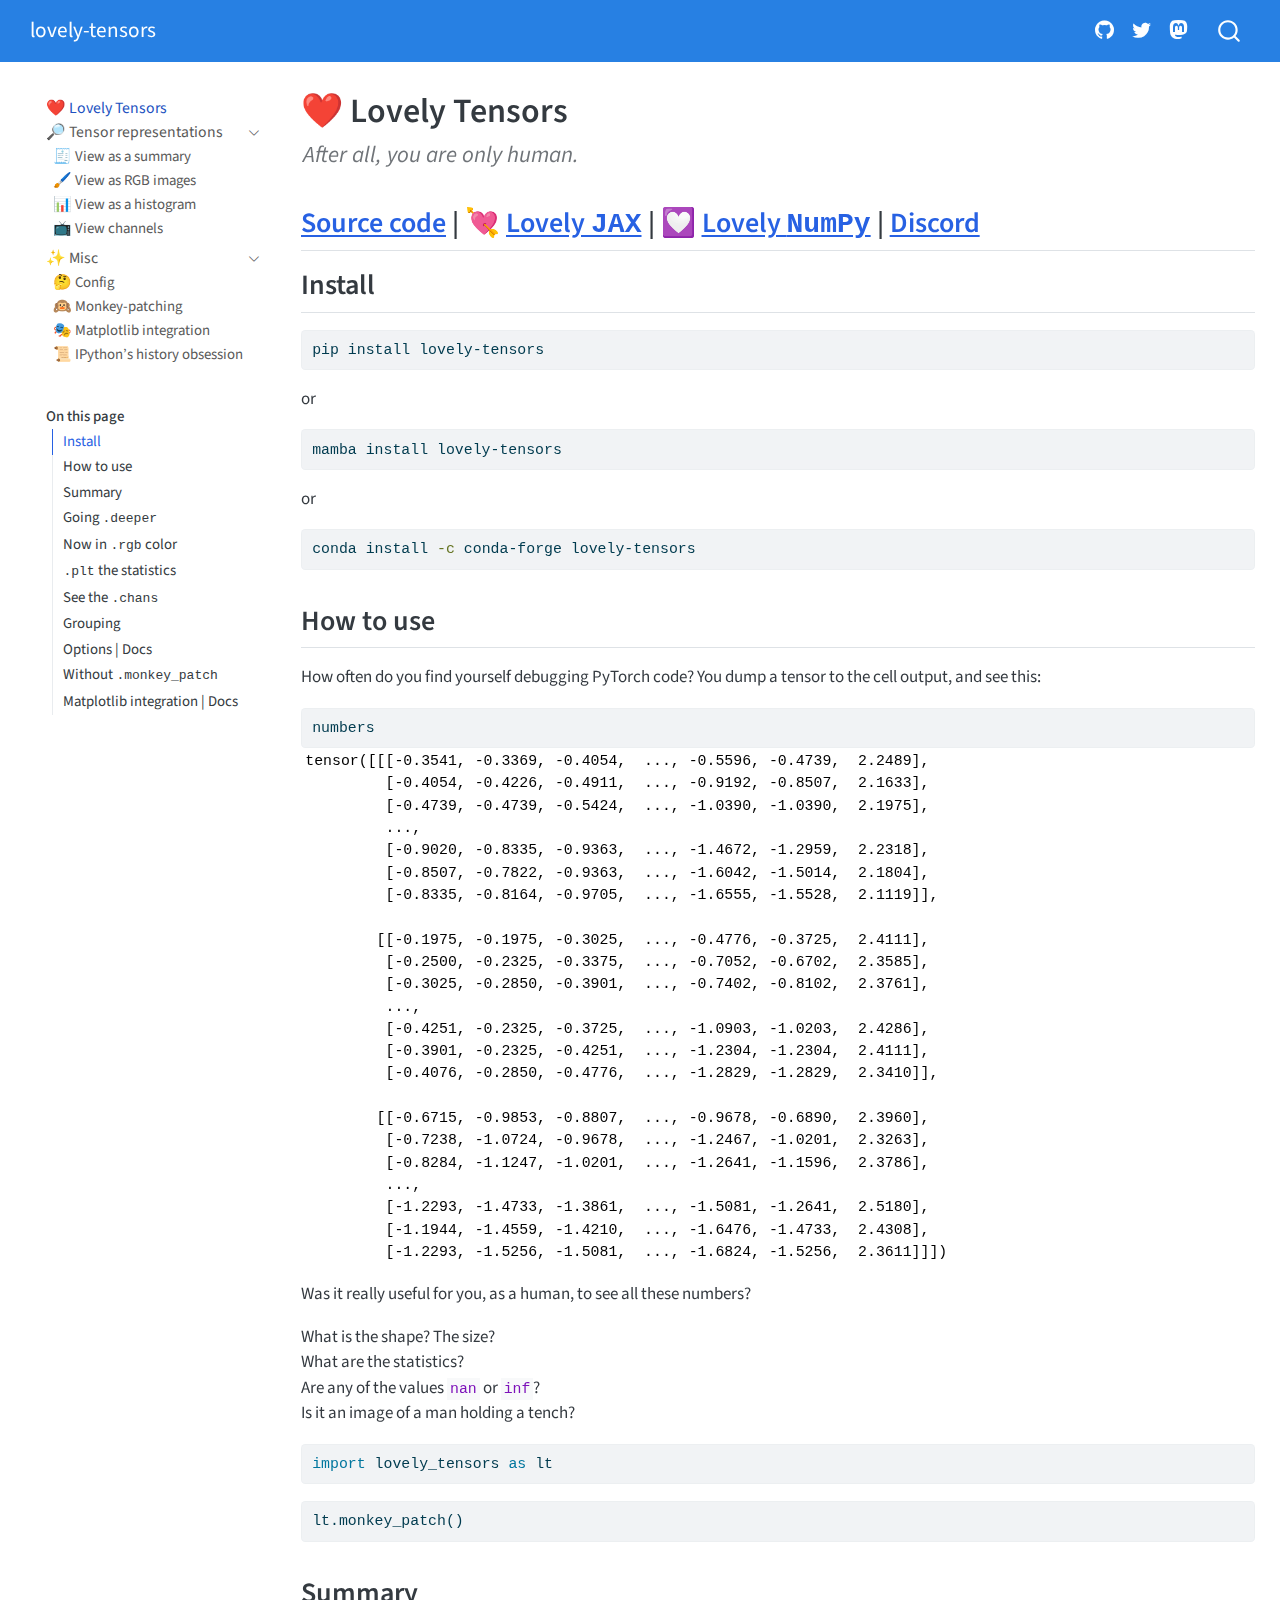
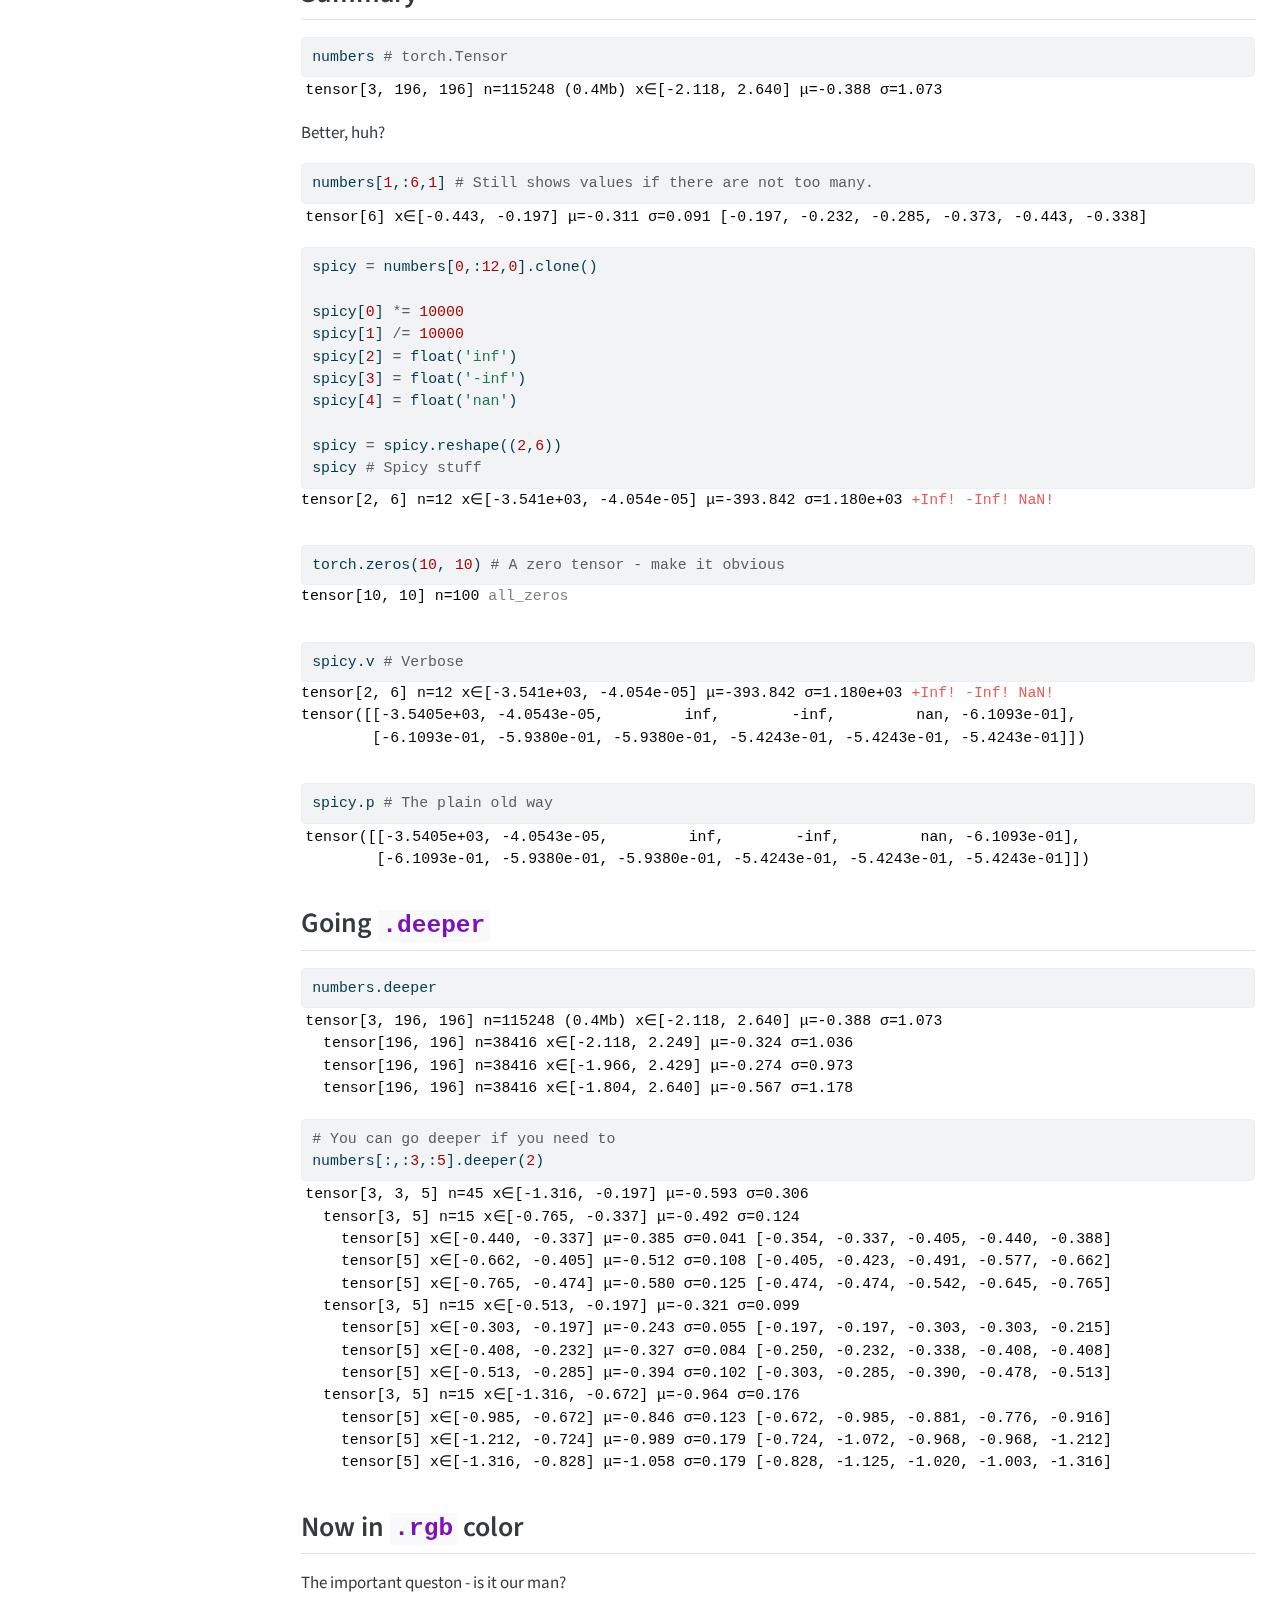
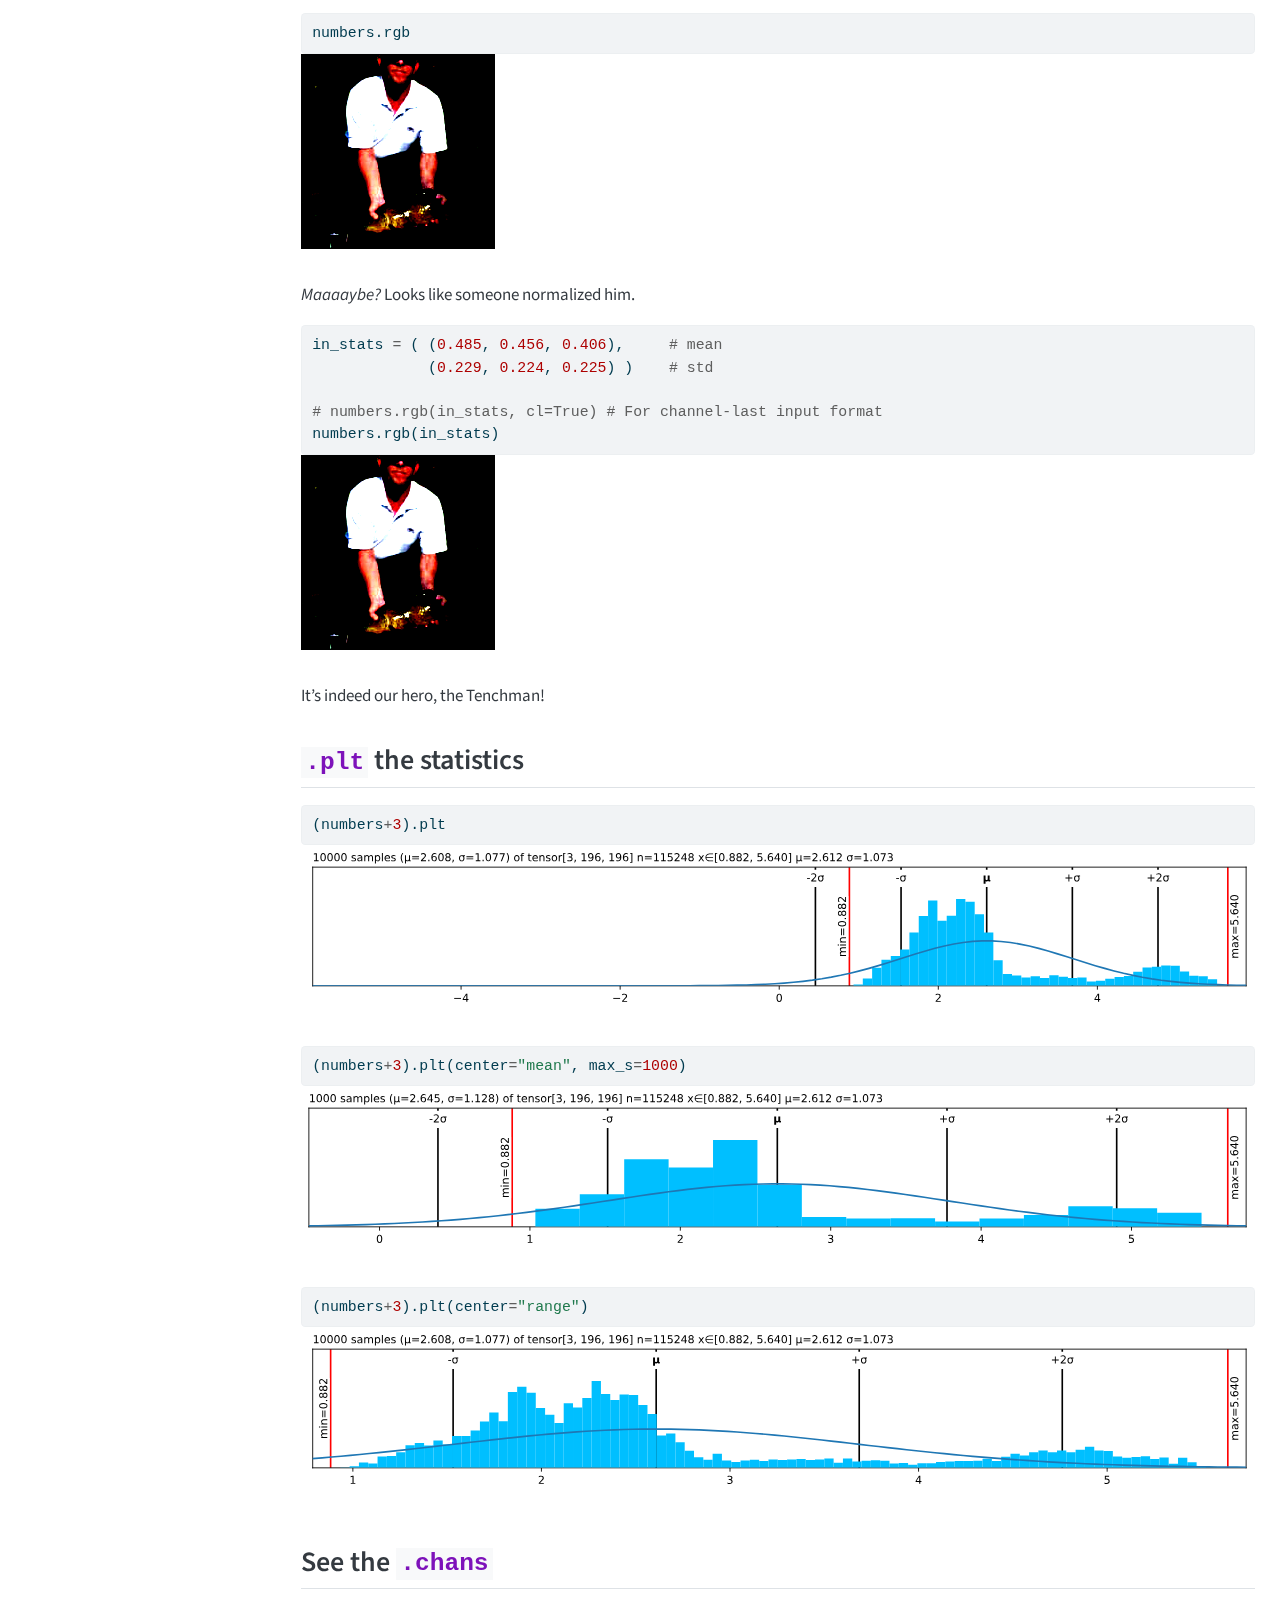
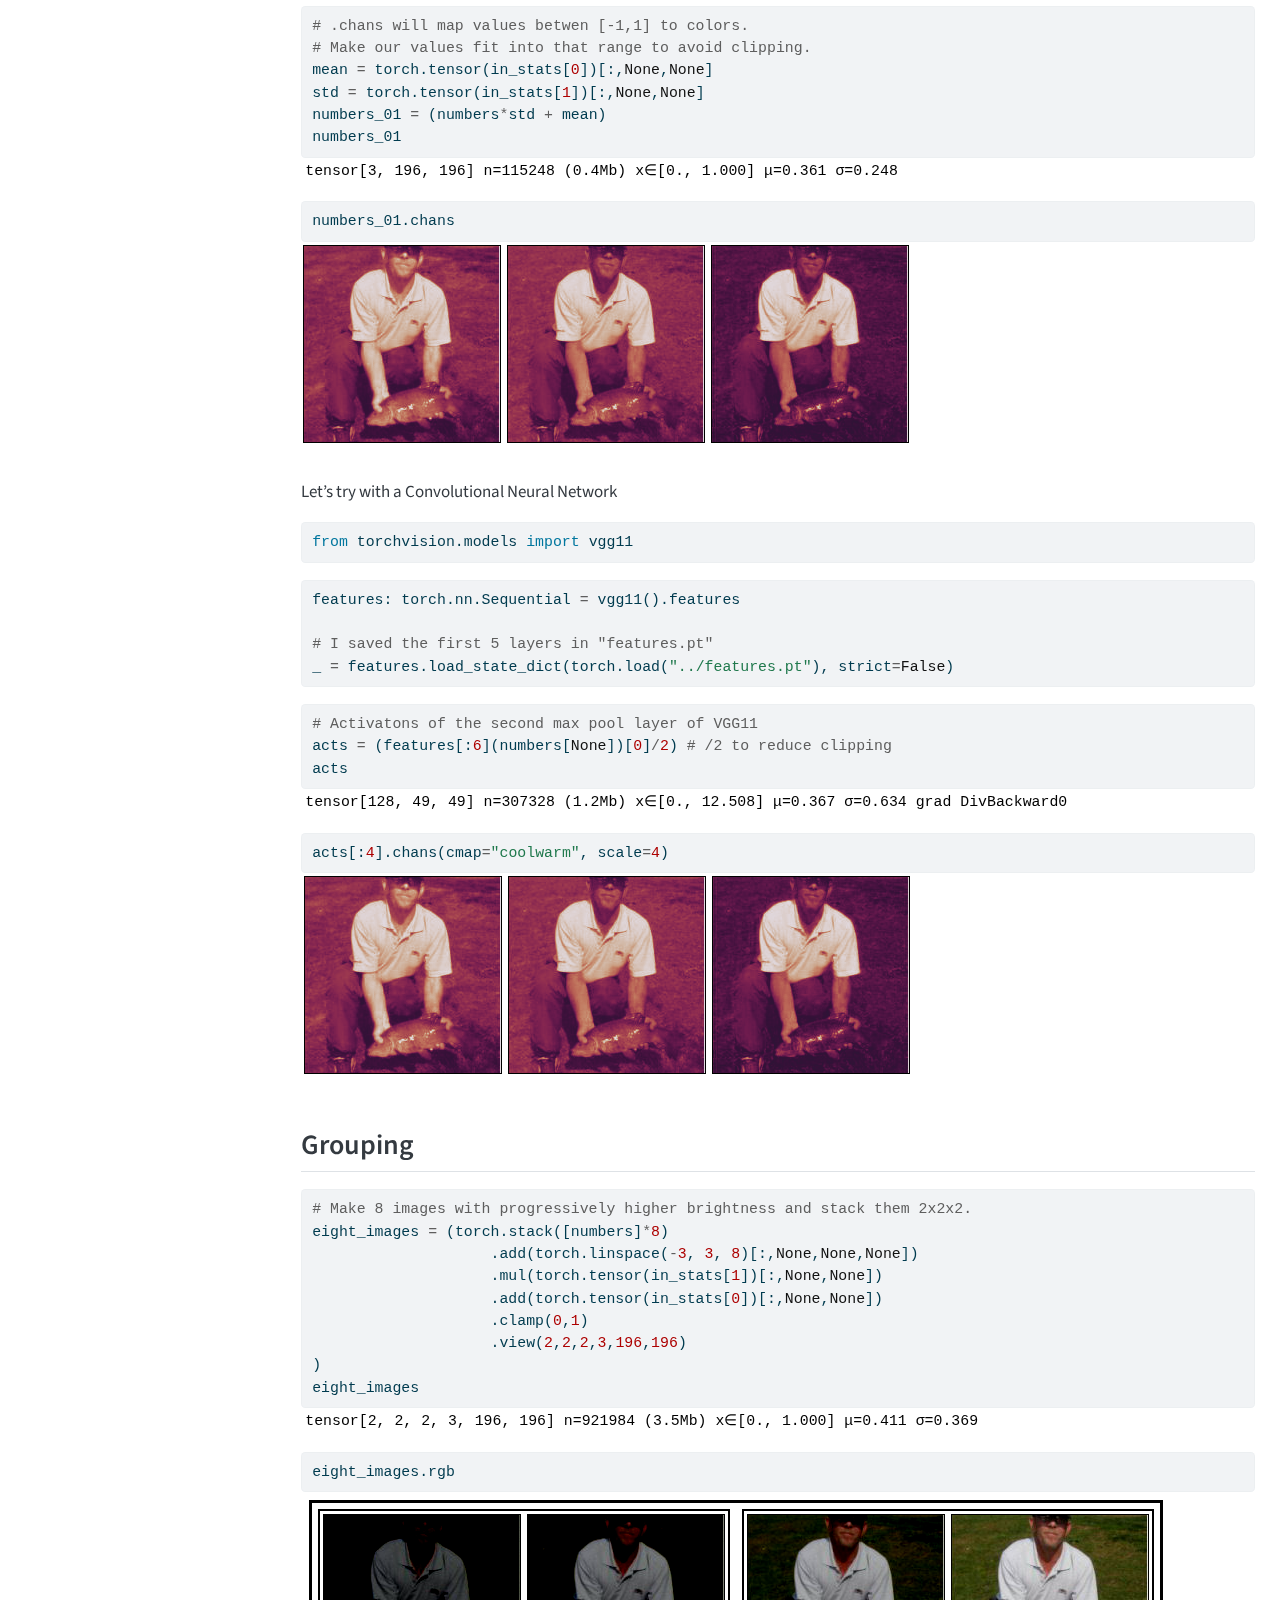
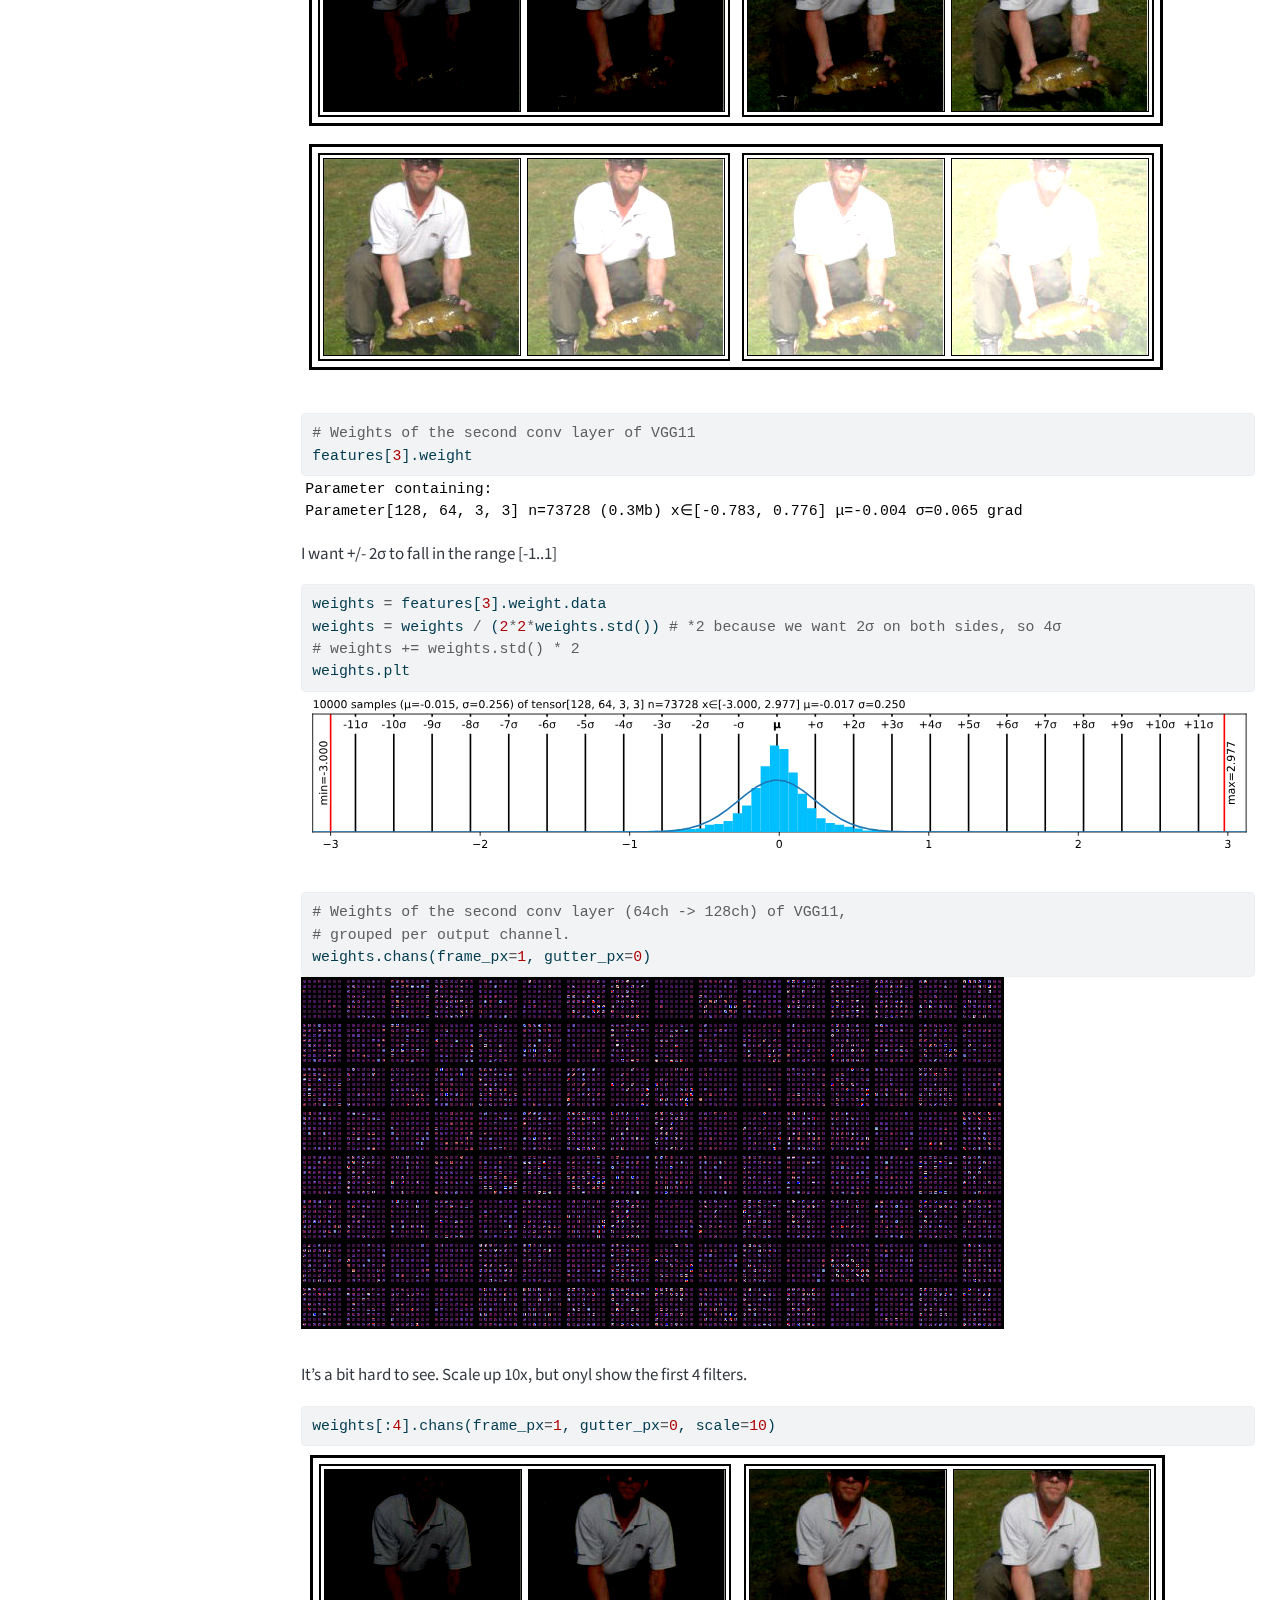
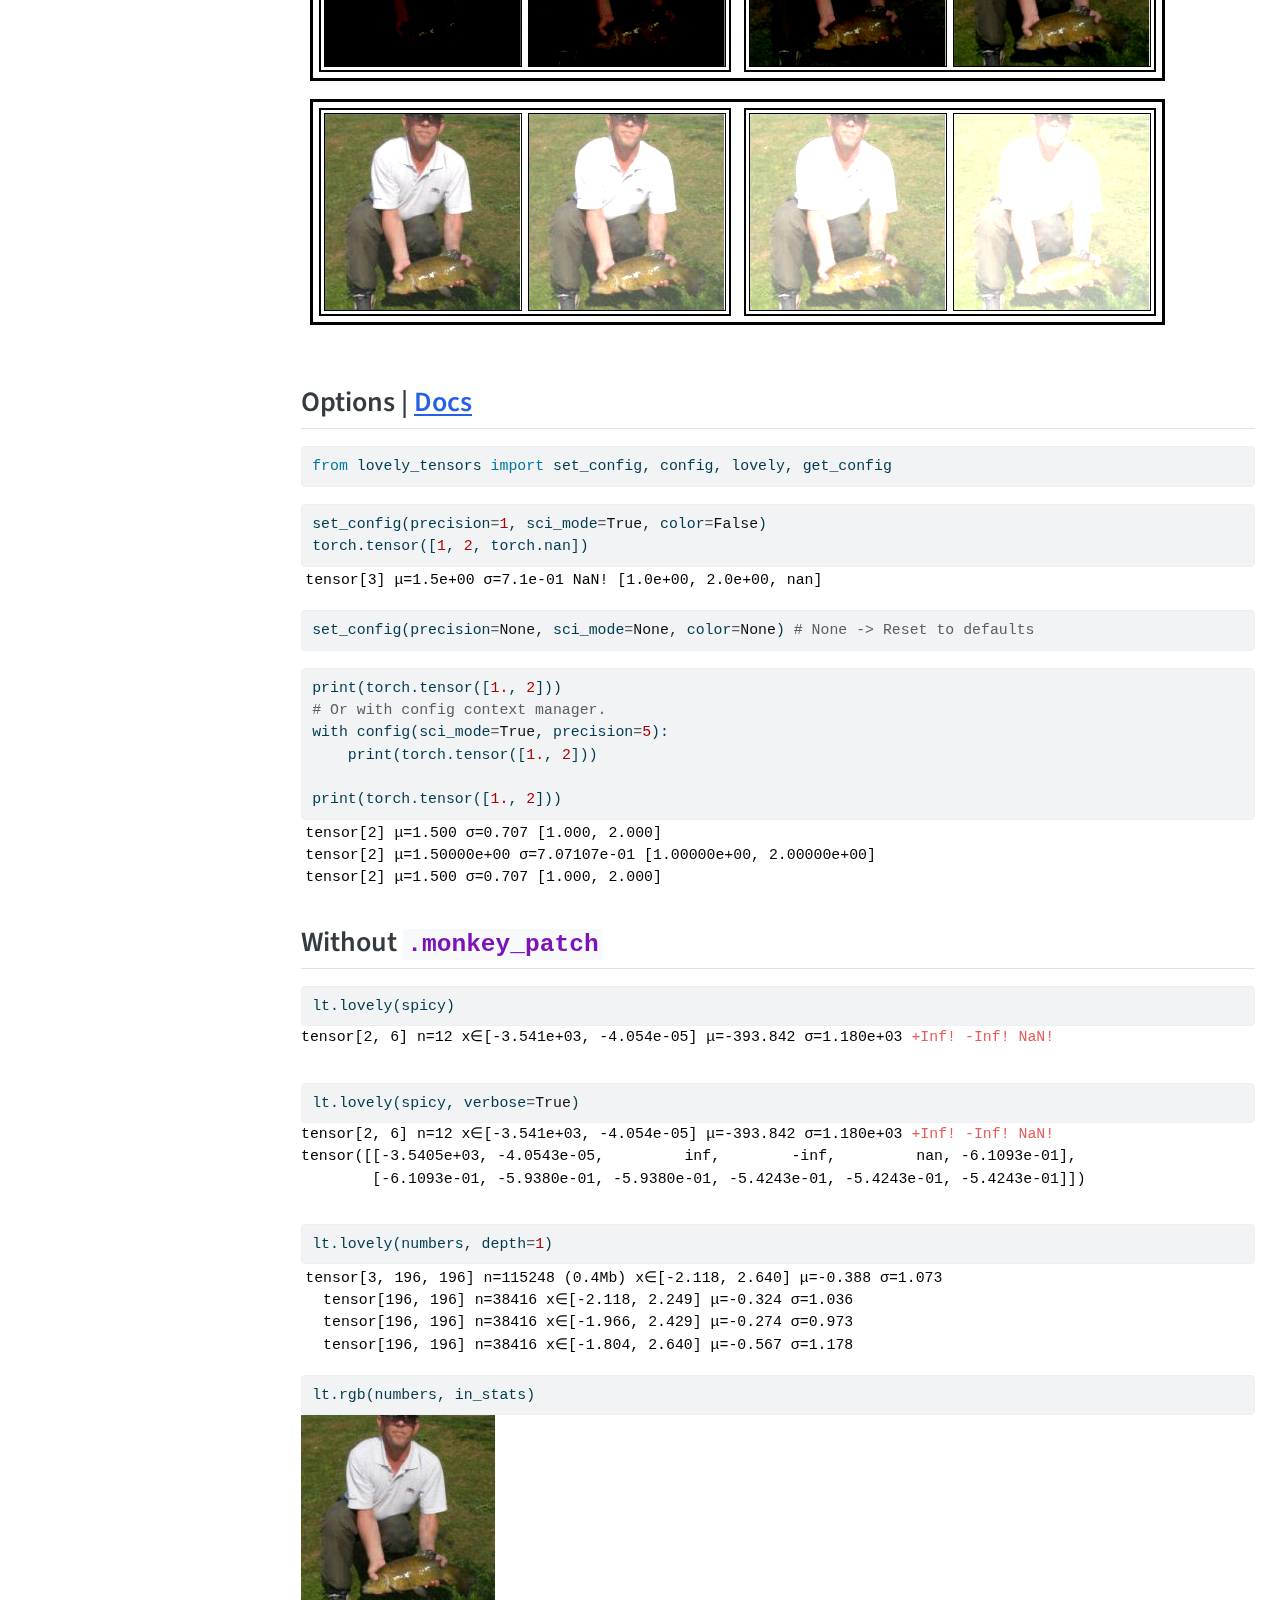
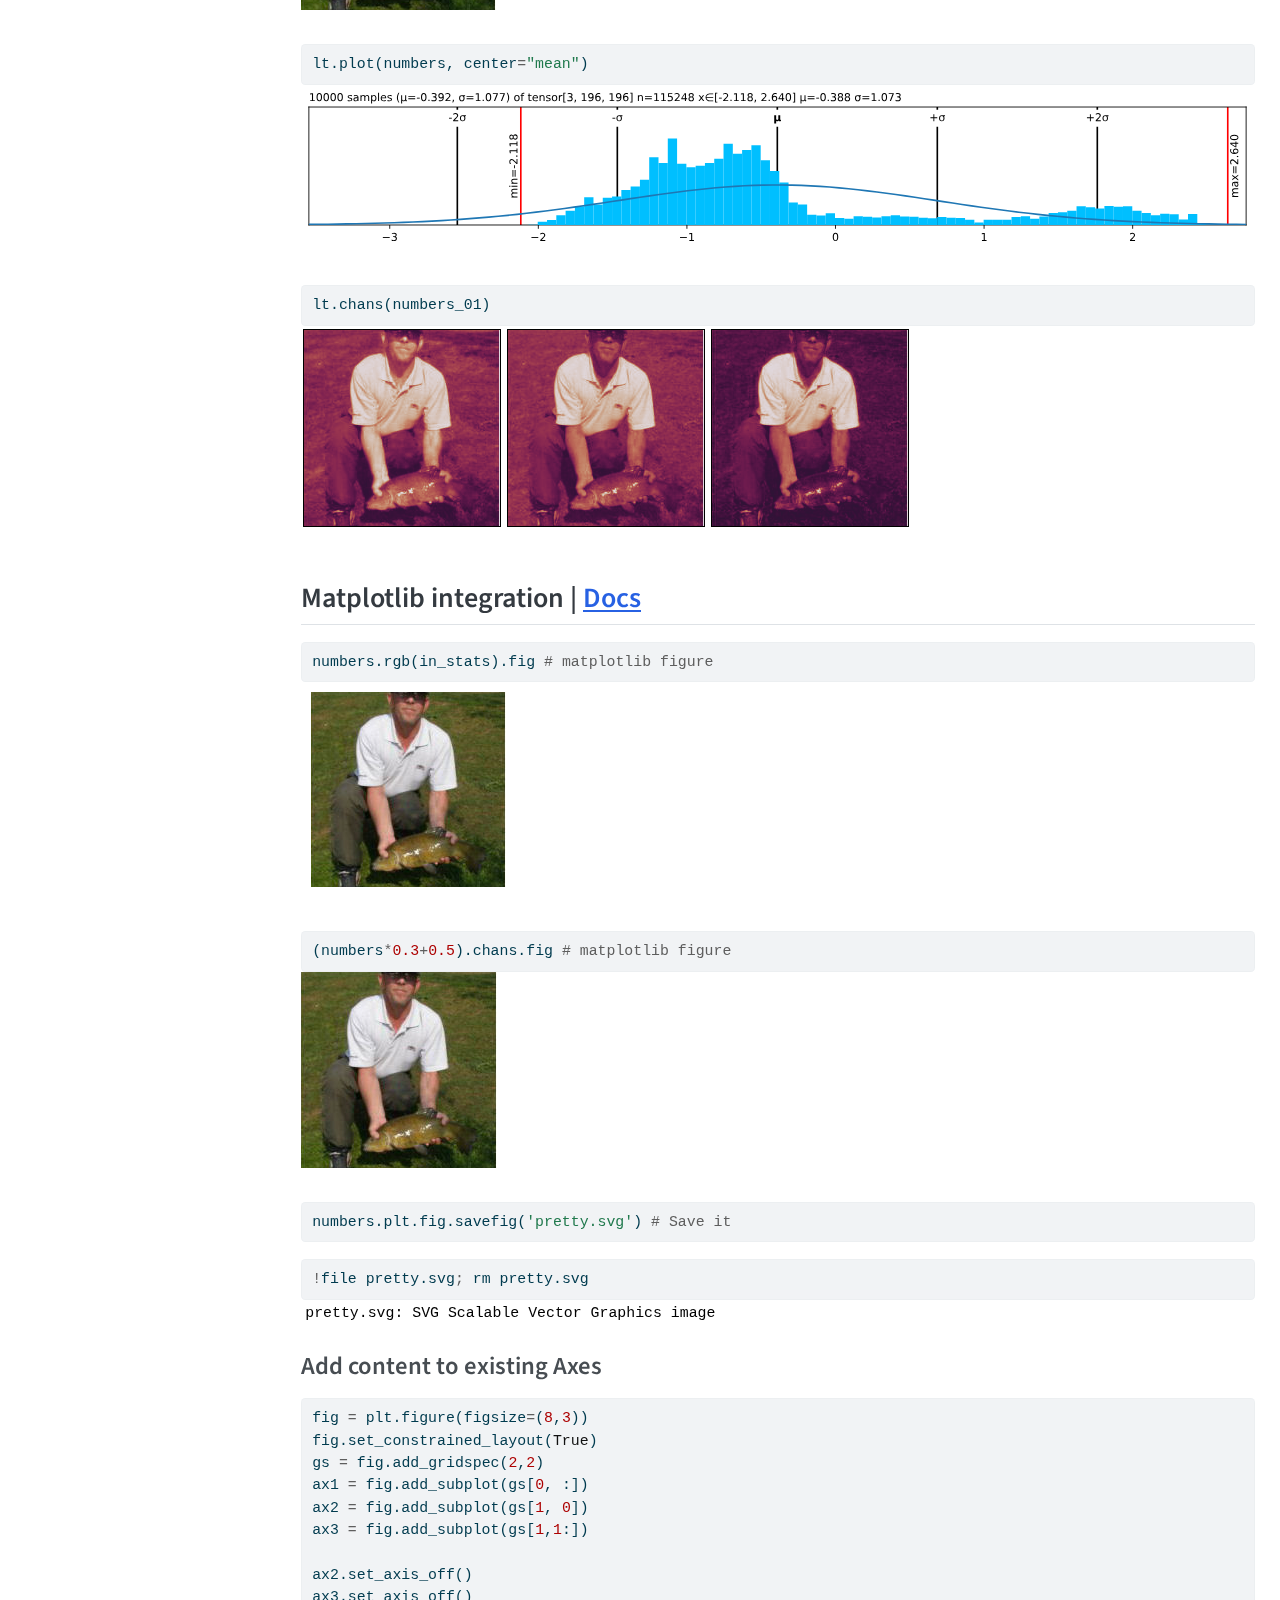
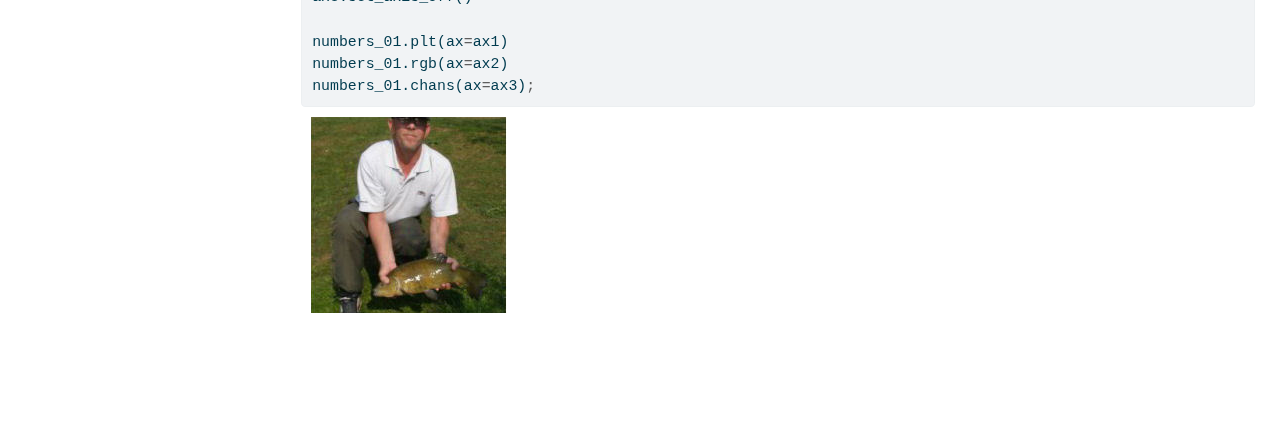
<file: index.html>
<!DOCTYPE html>
<html xmlns="http://www.w3.org/1999/xhtml" lang="en" xml:lang="en"><head>

<meta charset="utf-8">
<meta name="generator" content="quarto-1.3.340">

<meta name="viewport" content="width=device-width, initial-scale=1.0, user-scalable=yes">

<meta name="description" content="After all, you are only human.">

<title>lovely-tensors - ❤️ Lovely Tensors</title>
<style>
code{white-space: pre-wrap;}
span.smallcaps{font-variant: small-caps;}
div.columns{display: flex; gap: min(4vw, 1.5em);}
div.column{flex: auto; overflow-x: auto;}
div.hanging-indent{margin-left: 1.5em; text-indent: -1.5em;}
ul.task-list{list-style: none;}
ul.task-list li input[type="checkbox"] {
  width: 0.8em;
  margin: 0 0.8em 0.2em -1em; /* quarto-specific, see https://github.com/quarto-dev/quarto-cli/issues/4556 */ 
  vertical-align: middle;
}
/* CSS for syntax highlighting */
pre > code.sourceCode { white-space: pre; position: relative; }
pre > code.sourceCode > span { display: inline-block; line-height: 1.25; }
pre > code.sourceCode > span:empty { height: 1.2em; }
.sourceCode { overflow: visible; }
code.sourceCode > span { color: inherit; text-decoration: inherit; }
div.sourceCode { margin: 1em 0; }
pre.sourceCode { margin: 0; }
@media screen {
div.sourceCode { overflow: auto; }
}
@media print {
pre > code.sourceCode { white-space: pre-wrap; }
pre > code.sourceCode > span { text-indent: -5em; padding-left: 5em; }
}
pre.numberSource code
  { counter-reset: source-line 0; }
pre.numberSource code > span
  { position: relative; left: -4em; counter-increment: source-line; }
pre.numberSource code > span > a:first-child::before
  { content: counter(source-line);
    position: relative; left: -1em; text-align: right; vertical-align: baseline;
    border: none; display: inline-block;
    -webkit-touch-callout: none; -webkit-user-select: none;
    -khtml-user-select: none; -moz-user-select: none;
    -ms-user-select: none; user-select: none;
    padding: 0 4px; width: 4em;
  }
pre.numberSource { margin-left: 3em;  padding-left: 4px; }
div.sourceCode
  {   }
@media screen {
pre > code.sourceCode > span > a:first-child::before { text-decoration: underline; }
}
</style>


<script src="site_libs/quarto-nav/quarto-nav.js"></script>
<script src="site_libs/quarto-nav/headroom.min.js"></script>
<script src="site_libs/clipboard/clipboard.min.js"></script>
<script src="site_libs/quarto-search/autocomplete.umd.js"></script>
<script src="site_libs/quarto-search/fuse.min.js"></script>
<script src="site_libs/quarto-search/quarto-search.js"></script>
<meta name="quarto:offset" content="./">
<script src="site_libs/quarto-html/quarto.js"></script>
<script src="site_libs/quarto-html/popper.min.js"></script>
<script src="site_libs/quarto-html/tippy.umd.min.js"></script>
<script src="site_libs/quarto-html/anchor.min.js"></script>
<link href="site_libs/quarto-html/tippy.css" rel="stylesheet">
<link href="site_libs/quarto-html/quarto-syntax-highlighting.css" rel="stylesheet" id="quarto-text-highlighting-styles">
<script src="site_libs/bootstrap/bootstrap.min.js"></script>
<link href="site_libs/bootstrap/bootstrap-icons.css" rel="stylesheet">
<link href="site_libs/bootstrap/bootstrap.min.css" rel="stylesheet" id="quarto-bootstrap" data-mode="light">
<script id="quarto-search-options" type="application/json">{
  "location": "navbar",
  "copy-button": false,
  "collapse-after": 3,
  "panel-placement": "end",
  "type": "overlay",
  "limit": 20,
  "language": {
    "search-no-results-text": "No results",
    "search-matching-documents-text": "matching documents",
    "search-copy-link-title": "Copy link to search",
    "search-hide-matches-text": "Hide additional matches",
    "search-more-match-text": "more match in this document",
    "search-more-matches-text": "more matches in this document",
    "search-clear-button-title": "Clear",
    "search-detached-cancel-button-title": "Cancel",
    "search-submit-button-title": "Submit"
  }
}</script>


<link rel="stylesheet" href="styles.css">
<meta property="og:title" content="lovely-tensors - ❤️ Lovely Tensors">
<meta property="og:description" content="After all, you are only human.">
<meta property="og:image" content="https://xl0.github.io/lovely-tensors/index_files/figure-html/cell-13-output-1.png">
<meta property="og:site-name" content="lovely-tensors">
<meta property="og:image:height" content="195">
<meta property="og:image:width" content="196">
<meta name="twitter:title" content="lovely-tensors - ❤️ Lovely Tensors">
<meta name="twitter:description" content="After all, you are only human.">
<meta name="twitter:image" content="https://xl0.github.io/lovely-tensors/index_files/figure-html/cell-13-output-1.png">
<meta name="twitter:creator" content="@xl0xl0xl0">
<meta name="twitter:image-height" content="195">
<meta name="twitter:image-width" content="196">
<meta name="twitter:card" content="summary_large_image">
</head>

<body class="nav-sidebar floating nav-fixed">

<div id="quarto-search-results"></div>
  <header id="quarto-header" class="headroom fixed-top">
    <nav class="navbar navbar-expand-lg navbar-dark ">
      <div class="navbar-container container-fluid">
      <div class="navbar-brand-container">
    <a class="navbar-brand" href="./index.html">
    <span class="navbar-title">lovely-tensors</span>
    </a>
  </div>
            <div id="quarto-search" class="" title="Search"></div>
          <button class="navbar-toggler" type="button" data-bs-toggle="collapse" data-bs-target="#navbarCollapse" aria-controls="navbarCollapse" aria-expanded="false" aria-label="Toggle navigation" onclick="if (window.quartoToggleHeadroom) { window.quartoToggleHeadroom(); }">
  <span class="navbar-toggler-icon"></span>
</button>
          <div class="collapse navbar-collapse" id="navbarCollapse">
            <ul class="navbar-nav navbar-nav-scroll ms-auto">
  <li class="nav-item compact">
    <a class="nav-link" href="http://github.com/xl0/lovely-tensors" rel="" target=""><i class="bi bi-github" role="img">
</i> 
 <span class="menu-text"></span></a>
  </li>  
  <li class="nav-item compact">
    <a class="nav-link" href="https://twitter.com/xl0xl0xl0" rel="" target=""><i class="bi bi-twitter" role="img">
</i> 
 <span class="menu-text"></span></a>
  </li>  
  <li class="nav-item compact">
    <a class="nav-link" href="https://sigmoid.social/@xl0" rel="" target=""><i class="bi bi-mastodon" role="img">
</i> 
 <span class="menu-text"></span></a>
  </li>  
</ul>
            <div class="quarto-navbar-tools">
</div>
          </div> <!-- /navcollapse -->
      </div> <!-- /container-fluid -->
    </nav>
  <nav class="quarto-secondary-nav">
    <div class="container-fluid d-flex">
      <button type="button" class="quarto-btn-toggle btn" data-bs-toggle="collapse" data-bs-target="#quarto-sidebar,#quarto-sidebar-glass" aria-controls="quarto-sidebar" aria-expanded="false" aria-label="Toggle sidebar navigation" onclick="if (window.quartoToggleHeadroom) { window.quartoToggleHeadroom(); }">
        <i class="bi bi-layout-text-sidebar-reverse"></i>
      </button>
      <nav class="quarto-page-breadcrumbs" aria-label="breadcrumb"><ol class="breadcrumb"><li class="breadcrumb-item"><a href="./index.html">❤️ Lovely Tensors</a></li></ol></nav>
      <a class="flex-grow-1" role="button" data-bs-toggle="collapse" data-bs-target="#quarto-sidebar,#quarto-sidebar-glass" aria-controls="quarto-sidebar" aria-expanded="false" aria-label="Toggle sidebar navigation" onclick="if (window.quartoToggleHeadroom) { window.quartoToggleHeadroom(); }">      
      </a>
    </div>
  </nav>
</header>
<!-- content -->
<div id="quarto-content" class="quarto-container page-columns page-rows-contents page-layout-full page-navbar">
<!-- sidebar -->
  <nav id="quarto-sidebar" class="sidebar collapse collapse-horizontal sidebar-navigation floating overflow-auto">
    <div class="sidebar-menu-container"> 
    <ul class="list-unstyled mt-1">
        <li class="sidebar-item">
  <div class="sidebar-item-container"> 
  <a href="./index.html" class="sidebar-item-text sidebar-link active">
 <span class="menu-text">❤️ Lovely Tensors</span></a>
  </div>
</li>
        <li class="sidebar-item sidebar-item-section">
      <div class="sidebar-item-container"> 
            <a class="sidebar-item-text sidebar-link text-start" data-bs-toggle="collapse" data-bs-target="#quarto-sidebar-section-1" aria-expanded="true">
 <span class="menu-text">🔎 Tensor representations</span></a>
          <a class="sidebar-item-toggle text-start" data-bs-toggle="collapse" data-bs-target="#quarto-sidebar-section-1" aria-expanded="true" aria-label="Toggle section">
            <i class="bi bi-chevron-right ms-2"></i>
          </a> 
      </div>
      <ul id="quarto-sidebar-section-1" class="collapse list-unstyled sidebar-section depth1 show">  
          <li class="sidebar-item">
  <div class="sidebar-item-container"> 
  <a href="./repr_str.html" class="sidebar-item-text sidebar-link">
 <span class="menu-text">🧾 View as a summary</span></a>
  </div>
</li>
          <li class="sidebar-item">
  <div class="sidebar-item-container"> 
  <a href="./repr_rgb.html" class="sidebar-item-text sidebar-link">
 <span class="menu-text">🖌️ View as RGB images</span></a>
  </div>
</li>
          <li class="sidebar-item">
  <div class="sidebar-item-container"> 
  <a href="./repr_plt.html" class="sidebar-item-text sidebar-link">
 <span class="menu-text">📊 View as a histogram</span></a>
  </div>
</li>
          <li class="sidebar-item">
  <div class="sidebar-item-container"> 
  <a href="./repr_chans.html" class="sidebar-item-text sidebar-link">
 <span class="menu-text">📺 View channels</span></a>
  </div>
</li>
      </ul>
  </li>
        <li class="sidebar-item sidebar-item-section">
      <div class="sidebar-item-container"> 
            <a class="sidebar-item-text sidebar-link text-start" data-bs-toggle="collapse" data-bs-target="#quarto-sidebar-section-2" aria-expanded="true">
 <span class="menu-text">✨ Misc</span></a>
          <a class="sidebar-item-toggle text-start" data-bs-toggle="collapse" data-bs-target="#quarto-sidebar-section-2" aria-expanded="true" aria-label="Toggle section">
            <i class="bi bi-chevron-right ms-2"></i>
          </a> 
      </div>
      <ul id="quarto-sidebar-section-2" class="collapse list-unstyled sidebar-section depth1 show">  
          <li class="sidebar-item">
  <div class="sidebar-item-container"> 
  <a href="./utils.config.html" class="sidebar-item-text sidebar-link">
 <span class="menu-text">🤔 Config</span></a>
  </div>
</li>
          <li class="sidebar-item">
  <div class="sidebar-item-container"> 
  <a href="./patch.html" class="sidebar-item-text sidebar-link">
 <span class="menu-text">🙉 Monkey-patching</span></a>
  </div>
</li>
          <li class="sidebar-item">
  <div class="sidebar-item-container"> 
  <a href="./matplotlib.html" class="sidebar-item-text sidebar-link">
 <span class="menu-text">🎭 Matplotlib integration</span></a>
  </div>
</li>
          <li class="sidebar-item">
  <div class="sidebar-item-container"> 
  <a href="./history.html" class="sidebar-item-text sidebar-link">
 <span class="menu-text">📜 IPython’s history obsession</span></a>
  </div>
</li>
      </ul>
  </li>
    </ul>
    </div>
    <nav id="TOC" role="doc-toc" class="toc-active">
    <h2 id="toc-title">On this page</h2>
   
  <ul>
  <li><a href="#install" id="toc-install" class="nav-link active" data-scroll-target="#install">Install</a></li>
  <li><a href="#how-to-use" id="toc-how-to-use" class="nav-link" data-scroll-target="#how-to-use">How to use</a></li>
  <li><a href="#summary" id="toc-summary" class="nav-link" data-scroll-target="#summary">Summary</a></li>
  <li><a href="#going-.deeper" id="toc-going-.deeper" class="nav-link" data-scroll-target="#going-.deeper">Going <code>.deeper</code></a></li>
  <li><a href="#now-in-.rgb-color" id="toc-now-in-.rgb-color" class="nav-link" data-scroll-target="#now-in-.rgb-color">Now in <code>.rgb</code> color</a></li>
  <li><a href="#plt-the-statistics" id="toc-plt-the-statistics" class="nav-link" data-scroll-target="#plt-the-statistics"><code>.plt</code> the statistics</a></li>
  <li><a href="#see-the-.chans" id="toc-see-the-.chans" class="nav-link" data-scroll-target="#see-the-.chans">See the <code>.chans</code></a></li>
  <li><a href="#grouping" id="toc-grouping" class="nav-link" data-scroll-target="#grouping">Grouping</a></li>
  <li><a href="#options-docs" id="toc-options-docs" class="nav-link" data-scroll-target="#options-docs">Options | Docs</a></li>
  <li><a href="#without-.monkey_patch" id="toc-without-.monkey_patch" class="nav-link" data-scroll-target="#without-.monkey_patch">Without <code>.monkey_patch</code></a></li>
  <li><a href="#matplotlib-integration-docs" id="toc-matplotlib-integration-docs" class="nav-link" data-scroll-target="#matplotlib-integration-docs">Matplotlib integration | Docs</a>
  <ul class="collapse">
  <li><a href="#add-content-to-existing-axes" id="toc-add-content-to-existing-axes" class="nav-link" data-scroll-target="#add-content-to-existing-axes">Add content to existing Axes</a></li>
  </ul></li>
  </ul>
</nav>
</nav>
<div id="quarto-sidebar-glass" data-bs-toggle="collapse" data-bs-target="#quarto-sidebar,#quarto-sidebar-glass"></div>
<!-- margin-sidebar -->
    <div id="quarto-margin-sidebar" class="sidebar margin-sidebar zindex-bottom">
    </div>
<!-- main -->
<main class="content column-page-right" id="quarto-document-content">

<header id="title-block-header" class="quarto-title-block default">
<div class="quarto-title">
<h1 class="title">❤️ Lovely Tensors</h1>
</div>

<div>
  <div class="description">
    After all, you are only human.
  </div>
</div>


<div class="quarto-title-meta">

    
  
    
  </div>
  

</header>

<!-- WARNING: THIS FILE WAS AUTOGENERATED! DO NOT EDIT! -->
<h2 class="anchored">
<a href="https://github.com/xl0/lovely-tensors">Source code</a> | 💘 <a href="https://xl0.github.io/lovely-jax">Lovely <tt>JAX</tt></a> | 💟 <a href="https://xl0.github.io/lovely-numpy"> Lovely <tt>NumPy</tt></a> | <a href="https://discord.gg/4NxRV7NH">Discord</a>
</h2>
<section id="install" class="level2">
<h2 class="anchored" data-anchor-id="install">Install</h2>
<div class="sourceCode" id="cb1"><pre class="sourceCode sh code-with-copy"><code class="sourceCode bash"><span id="cb1-1"><a href="#cb1-1" aria-hidden="true" tabindex="-1"></a><span class="ex">pip</span> install lovely-tensors</span></code><button title="Copy to Clipboard" class="code-copy-button"><i class="bi"></i></button></pre></div>
<p>or</p>
<div class="sourceCode" id="cb2"><pre class="sourceCode sh code-with-copy"><code class="sourceCode bash"><span id="cb2-1"><a href="#cb2-1" aria-hidden="true" tabindex="-1"></a><span class="ex">mamba</span> install lovely-tensors</span></code><button title="Copy to Clipboard" class="code-copy-button"><i class="bi"></i></button></pre></div>
<p>or</p>
<div class="sourceCode" id="cb3"><pre class="sourceCode sh code-with-copy"><code class="sourceCode bash"><span id="cb3-1"><a href="#cb3-1" aria-hidden="true" tabindex="-1"></a><span class="ex">conda</span> install <span class="at">-c</span> conda-forge lovely-tensors</span></code><button title="Copy to Clipboard" class="code-copy-button"><i class="bi"></i></button></pre></div>
</section>
<section id="how-to-use" class="level2">
<h2 class="anchored" data-anchor-id="how-to-use">How to use</h2>
<p>How often do you find yourself debugging PyTorch code? You dump a tensor to the cell output, and see this:</p>
<div class="cell">
<div class="sourceCode cell-code" id="cb4"><pre class="sourceCode python code-with-copy"><code class="sourceCode python"><span id="cb4-1"><a href="#cb4-1" aria-hidden="true" tabindex="-1"></a>numbers</span></code><button title="Copy to Clipboard" class="code-copy-button"><i class="bi"></i></button></pre></div>
<div class="cell-output cell-output-display">
<pre><code>tensor([[[-0.3541, -0.3369, -0.4054,  ..., -0.5596, -0.4739,  2.2489],
         [-0.4054, -0.4226, -0.4911,  ..., -0.9192, -0.8507,  2.1633],
         [-0.4739, -0.4739, -0.5424,  ..., -1.0390, -1.0390,  2.1975],
         ...,
         [-0.9020, -0.8335, -0.9363,  ..., -1.4672, -1.2959,  2.2318],
         [-0.8507, -0.7822, -0.9363,  ..., -1.6042, -1.5014,  2.1804],
         [-0.8335, -0.8164, -0.9705,  ..., -1.6555, -1.5528,  2.1119]],

        [[-0.1975, -0.1975, -0.3025,  ..., -0.4776, -0.3725,  2.4111],
         [-0.2500, -0.2325, -0.3375,  ..., -0.7052, -0.6702,  2.3585],
         [-0.3025, -0.2850, -0.3901,  ..., -0.7402, -0.8102,  2.3761],
         ...,
         [-0.4251, -0.2325, -0.3725,  ..., -1.0903, -1.0203,  2.4286],
         [-0.3901, -0.2325, -0.4251,  ..., -1.2304, -1.2304,  2.4111],
         [-0.4076, -0.2850, -0.4776,  ..., -1.2829, -1.2829,  2.3410]],

        [[-0.6715, -0.9853, -0.8807,  ..., -0.9678, -0.6890,  2.3960],
         [-0.7238, -1.0724, -0.9678,  ..., -1.2467, -1.0201,  2.3263],
         [-0.8284, -1.1247, -1.0201,  ..., -1.2641, -1.1596,  2.3786],
         ...,
         [-1.2293, -1.4733, -1.3861,  ..., -1.5081, -1.2641,  2.5180],
         [-1.1944, -1.4559, -1.4210,  ..., -1.6476, -1.4733,  2.4308],
         [-1.2293, -1.5256, -1.5081,  ..., -1.6824, -1.5256,  2.3611]]])</code></pre>
</div>
</div>
<p>Was it really useful for you, as a human, to see all these numbers?</p>
<p>What is the shape? The size?<br>
What are the statistics?<br>
Are any of the values <code>nan</code> or <code>inf</code>?<br>
Is it an image of a man holding a tench?</p>
<div class="cell">
<div class="sourceCode cell-code" id="cb6"><pre class="sourceCode python code-with-copy"><code class="sourceCode python"><span id="cb6-1"><a href="#cb6-1" aria-hidden="true" tabindex="-1"></a><span class="im">import</span> lovely_tensors <span class="im">as</span> lt</span></code><button title="Copy to Clipboard" class="code-copy-button"><i class="bi"></i></button></pre></div>
</div>
<div class="cell">
<div class="sourceCode cell-code" id="cb7"><pre class="sourceCode python code-with-copy"><code class="sourceCode python"><span id="cb7-1"><a href="#cb7-1" aria-hidden="true" tabindex="-1"></a>lt.monkey_patch()</span></code><button title="Copy to Clipboard" class="code-copy-button"><i class="bi"></i></button></pre></div>
</div>
</section>
<section id="summary" class="level2">
<h2 class="anchored" data-anchor-id="summary">Summary</h2>
<div class="cell">
<div class="sourceCode cell-code" id="cb8"><pre class="sourceCode python code-with-copy"><code class="sourceCode python"><span id="cb8-1"><a href="#cb8-1" aria-hidden="true" tabindex="-1"></a>numbers <span class="co"># torch.Tensor</span></span></code><button title="Copy to Clipboard" class="code-copy-button"><i class="bi"></i></button></pre></div>
<div class="cell-output cell-output-display">
<pre><code>tensor[3, 196, 196] n=115248 (0.4Mb) x∈[-2.118, 2.640] μ=-0.388 σ=1.073</code></pre>
</div>
</div>
<p>Better, huh?</p>
<div class="cell">
<div class="sourceCode cell-code" id="cb10"><pre class="sourceCode python code-with-copy"><code class="sourceCode python"><span id="cb10-1"><a href="#cb10-1" aria-hidden="true" tabindex="-1"></a>numbers[<span class="dv">1</span>,:<span class="dv">6</span>,<span class="dv">1</span>] <span class="co"># Still shows values if there are not too many.</span></span></code><button title="Copy to Clipboard" class="code-copy-button"><i class="bi"></i></button></pre></div>
<div class="cell-output cell-output-display">
<pre><code>tensor[6] x∈[-0.443, -0.197] μ=-0.311 σ=0.091 [-0.197, -0.232, -0.285, -0.373, -0.443, -0.338]</code></pre>
</div>
</div>
<div class="cell">
<div class="sourceCode cell-code" id="cb12"><pre class="sourceCode python code-with-copy"><code class="sourceCode python"><span id="cb12-1"><a href="#cb12-1" aria-hidden="true" tabindex="-1"></a>spicy <span class="op">=</span> numbers[<span class="dv">0</span>,:<span class="dv">12</span>,<span class="dv">0</span>].clone()</span>
<span id="cb12-2"><a href="#cb12-2" aria-hidden="true" tabindex="-1"></a></span>
<span id="cb12-3"><a href="#cb12-3" aria-hidden="true" tabindex="-1"></a>spicy[<span class="dv">0</span>] <span class="op">*=</span> <span class="dv">10000</span></span>
<span id="cb12-4"><a href="#cb12-4" aria-hidden="true" tabindex="-1"></a>spicy[<span class="dv">1</span>] <span class="op">/=</span> <span class="dv">10000</span></span>
<span id="cb12-5"><a href="#cb12-5" aria-hidden="true" tabindex="-1"></a>spicy[<span class="dv">2</span>] <span class="op">=</span> <span class="bu">float</span>(<span class="st">'inf'</span>)</span>
<span id="cb12-6"><a href="#cb12-6" aria-hidden="true" tabindex="-1"></a>spicy[<span class="dv">3</span>] <span class="op">=</span> <span class="bu">float</span>(<span class="st">'-inf'</span>)</span>
<span id="cb12-7"><a href="#cb12-7" aria-hidden="true" tabindex="-1"></a>spicy[<span class="dv">4</span>] <span class="op">=</span> <span class="bu">float</span>(<span class="st">'nan'</span>)</span>
<span id="cb12-8"><a href="#cb12-8" aria-hidden="true" tabindex="-1"></a></span>
<span id="cb12-9"><a href="#cb12-9" aria-hidden="true" tabindex="-1"></a>spicy <span class="op">=</span> spicy.reshape((<span class="dv">2</span>,<span class="dv">6</span>))</span>
<span id="cb12-10"><a href="#cb12-10" aria-hidden="true" tabindex="-1"></a>spicy <span class="co"># Spicy stuff</span></span></code><button title="Copy to Clipboard" class="code-copy-button"><i class="bi"></i></button></pre></div>
<div class="cell-output cell-output-display">
<div class="ansi-escaped-output">
<pre>tensor[2, 6] n=12 x∈[-3.541e+03, -4.054e-05] μ=-393.842 σ=1.180e+03 <span class="ansi-red-fg">+Inf!</span> <span class="ansi-red-fg">-Inf!</span> <span class="ansi-red-fg">NaN!</span></pre>
</div>
</div>
</div>
<div class="cell">
<div class="sourceCode cell-code" id="cb13"><pre class="sourceCode python code-with-copy"><code class="sourceCode python"><span id="cb13-1"><a href="#cb13-1" aria-hidden="true" tabindex="-1"></a>torch.zeros(<span class="dv">10</span>, <span class="dv">10</span>) <span class="co"># A zero tensor - make it obvious</span></span></code><button title="Copy to Clipboard" class="code-copy-button"><i class="bi"></i></button></pre></div>
<div class="cell-output cell-output-display">
<div class="ansi-escaped-output">
<pre>tensor[10, 10] n=100 <span style="color:rgb(127,127,127)">all_zeros</span></pre>
</div>
</div>
</div>
<div class="cell">
<div class="sourceCode cell-code" id="cb14"><pre class="sourceCode python code-with-copy"><code class="sourceCode python"><span id="cb14-1"><a href="#cb14-1" aria-hidden="true" tabindex="-1"></a>spicy.v <span class="co"># Verbose</span></span></code><button title="Copy to Clipboard" class="code-copy-button"><i class="bi"></i></button></pre></div>
<div class="cell-output cell-output-display">
<div class="ansi-escaped-output">
<pre>tensor[2, 6] n=12 x∈[-3.541e+03, -4.054e-05] μ=-393.842 σ=1.180e+03 <span class="ansi-red-fg">+Inf!</span> <span class="ansi-red-fg">-Inf!</span> <span class="ansi-red-fg">NaN!</span>
tensor([[-3.5405e+03, -4.0543e-05,         inf,        -inf,         nan, -6.1093e-01],
        [-6.1093e-01, -5.9380e-01, -5.9380e-01, -5.4243e-01, -5.4243e-01, -5.4243e-01]])</pre>
</div>
</div>
</div>
<div class="cell">
<div class="sourceCode cell-code" id="cb15"><pre class="sourceCode python code-with-copy"><code class="sourceCode python"><span id="cb15-1"><a href="#cb15-1" aria-hidden="true" tabindex="-1"></a>spicy.p <span class="co"># The plain old way</span></span></code><button title="Copy to Clipboard" class="code-copy-button"><i class="bi"></i></button></pre></div>
<div class="cell-output cell-output-display">
<pre><code>tensor([[-3.5405e+03, -4.0543e-05,         inf,        -inf,         nan, -6.1093e-01],
        [-6.1093e-01, -5.9380e-01, -5.9380e-01, -5.4243e-01, -5.4243e-01, -5.4243e-01]])</code></pre>
</div>
</div>
</section>
<section id="going-.deeper" class="level2">
<h2 class="anchored" data-anchor-id="going-.deeper">Going <code>.deeper</code></h2>
<div class="cell">
<div class="sourceCode cell-code" id="cb17"><pre class="sourceCode python code-with-copy"><code class="sourceCode python"><span id="cb17-1"><a href="#cb17-1" aria-hidden="true" tabindex="-1"></a>numbers.deeper</span></code><button title="Copy to Clipboard" class="code-copy-button"><i class="bi"></i></button></pre></div>
<div class="cell-output cell-output-display">
<pre><code>tensor[3, 196, 196] n=115248 (0.4Mb) x∈[-2.118, 2.640] μ=-0.388 σ=1.073
  tensor[196, 196] n=38416 x∈[-2.118, 2.249] μ=-0.324 σ=1.036
  tensor[196, 196] n=38416 x∈[-1.966, 2.429] μ=-0.274 σ=0.973
  tensor[196, 196] n=38416 x∈[-1.804, 2.640] μ=-0.567 σ=1.178</code></pre>
</div>
</div>
<div class="cell">
<div class="sourceCode cell-code" id="cb19"><pre class="sourceCode python code-with-copy"><code class="sourceCode python"><span id="cb19-1"><a href="#cb19-1" aria-hidden="true" tabindex="-1"></a><span class="co"># You can go deeper if you need to</span></span>
<span id="cb19-2"><a href="#cb19-2" aria-hidden="true" tabindex="-1"></a>numbers[:,:<span class="dv">3</span>,:<span class="dv">5</span>].deeper(<span class="dv">2</span>)</span></code><button title="Copy to Clipboard" class="code-copy-button"><i class="bi"></i></button></pre></div>
<div class="cell-output cell-output-display">
<pre><code>tensor[3, 3, 5] n=45 x∈[-1.316, -0.197] μ=-0.593 σ=0.306
  tensor[3, 5] n=15 x∈[-0.765, -0.337] μ=-0.492 σ=0.124
    tensor[5] x∈[-0.440, -0.337] μ=-0.385 σ=0.041 [-0.354, -0.337, -0.405, -0.440, -0.388]
    tensor[5] x∈[-0.662, -0.405] μ=-0.512 σ=0.108 [-0.405, -0.423, -0.491, -0.577, -0.662]
    tensor[5] x∈[-0.765, -0.474] μ=-0.580 σ=0.125 [-0.474, -0.474, -0.542, -0.645, -0.765]
  tensor[3, 5] n=15 x∈[-0.513, -0.197] μ=-0.321 σ=0.099
    tensor[5] x∈[-0.303, -0.197] μ=-0.243 σ=0.055 [-0.197, -0.197, -0.303, -0.303, -0.215]
    tensor[5] x∈[-0.408, -0.232] μ=-0.327 σ=0.084 [-0.250, -0.232, -0.338, -0.408, -0.408]
    tensor[5] x∈[-0.513, -0.285] μ=-0.394 σ=0.102 [-0.303, -0.285, -0.390, -0.478, -0.513]
  tensor[3, 5] n=15 x∈[-1.316, -0.672] μ=-0.964 σ=0.176
    tensor[5] x∈[-0.985, -0.672] μ=-0.846 σ=0.123 [-0.672, -0.985, -0.881, -0.776, -0.916]
    tensor[5] x∈[-1.212, -0.724] μ=-0.989 σ=0.179 [-0.724, -1.072, -0.968, -0.968, -1.212]
    tensor[5] x∈[-1.316, -0.828] μ=-1.058 σ=0.179 [-0.828, -1.125, -1.020, -1.003, -1.316]</code></pre>
</div>
</div>
</section>
<section id="now-in-.rgb-color" class="level2">
<h2 class="anchored" data-anchor-id="now-in-.rgb-color">Now in <code>.rgb</code> color</h2>
<p>The important queston - is it our man?</p>
<div class="cell">
<div class="sourceCode cell-code" id="cb21"><pre class="sourceCode python code-with-copy"><code class="sourceCode python"><span id="cb21-1"><a href="#cb21-1" aria-hidden="true" tabindex="-1"></a>numbers.rgb</span></code><button title="Copy to Clipboard" class="code-copy-button"><i class="bi"></i></button></pre></div>
<div class="cell-output cell-output-display">
<p><img src="index_files/figure-html/cell-13-output-1.png" class="img-fluid"></p>
</div>
</div>
<p><em>Maaaaybe?</em> Looks like someone normalized him.</p>
<div class="cell">
<div class="sourceCode cell-code" id="cb22"><pre class="sourceCode python code-with-copy"><code class="sourceCode python"><span id="cb22-1"><a href="#cb22-1" aria-hidden="true" tabindex="-1"></a>in_stats <span class="op">=</span> ( (<span class="fl">0.485</span>, <span class="fl">0.456</span>, <span class="fl">0.406</span>),     <span class="co"># mean </span></span>
<span id="cb22-2"><a href="#cb22-2" aria-hidden="true" tabindex="-1"></a>             (<span class="fl">0.229</span>, <span class="fl">0.224</span>, <span class="fl">0.225</span>) )    <span class="co"># std</span></span>
<span id="cb22-3"><a href="#cb22-3" aria-hidden="true" tabindex="-1"></a></span>
<span id="cb22-4"><a href="#cb22-4" aria-hidden="true" tabindex="-1"></a><span class="co"># numbers.rgb(in_stats, cl=True) # For channel-last input format</span></span>
<span id="cb22-5"><a href="#cb22-5" aria-hidden="true" tabindex="-1"></a>numbers.rgb(in_stats)</span></code><button title="Copy to Clipboard" class="code-copy-button"><i class="bi"></i></button></pre></div>
<div class="cell-output cell-output-display">
<p><img src="index_files/figure-html/cell-14-output-1.png" class="img-fluid"></p>
</div>
</div>
<p>It’s indeed our hero, the Tenchman!</p>
</section>
<section id="plt-the-statistics" class="level2">
<h2 class="anchored" data-anchor-id="plt-the-statistics"><code>.plt</code> the statistics</h2>
<div class="cell">
<div class="sourceCode cell-code" id="cb23"><pre class="sourceCode python code-with-copy"><code class="sourceCode python"><span id="cb23-1"><a href="#cb23-1" aria-hidden="true" tabindex="-1"></a>(numbers<span class="op">+</span><span class="dv">3</span>).plt</span></code><button title="Copy to Clipboard" class="code-copy-button"><i class="bi"></i></button></pre></div>
<div class="cell-output cell-output-display">
<p><img src="index_files/figure-html/cell-15-output-1.svg" class="img-fluid"></p>
</div>
</div>
<div class="cell">
<div class="sourceCode cell-code" id="cb24"><pre class="sourceCode python code-with-copy"><code class="sourceCode python"><span id="cb24-1"><a href="#cb24-1" aria-hidden="true" tabindex="-1"></a>(numbers<span class="op">+</span><span class="dv">3</span>).plt(center<span class="op">=</span><span class="st">"mean"</span>, max_s<span class="op">=</span><span class="dv">1000</span>)</span></code><button title="Copy to Clipboard" class="code-copy-button"><i class="bi"></i></button></pre></div>
<div class="cell-output cell-output-display">
<p><img src="index_files/figure-html/cell-16-output-1.svg" class="img-fluid"></p>
</div>
</div>
<div class="cell">
<div class="sourceCode cell-code" id="cb25"><pre class="sourceCode python code-with-copy"><code class="sourceCode python"><span id="cb25-1"><a href="#cb25-1" aria-hidden="true" tabindex="-1"></a>(numbers<span class="op">+</span><span class="dv">3</span>).plt(center<span class="op">=</span><span class="st">"range"</span>)</span></code><button title="Copy to Clipboard" class="code-copy-button"><i class="bi"></i></button></pre></div>
<div class="cell-output cell-output-display">
<p><img src="index_files/figure-html/cell-17-output-1.svg" class="img-fluid"></p>
</div>
</div>
</section>
<section id="see-the-.chans" class="level2">
<h2 class="anchored" data-anchor-id="see-the-.chans">See the <code>.chans</code></h2>
<div class="cell">
<div class="sourceCode cell-code" id="cb26"><pre class="sourceCode python code-with-copy"><code class="sourceCode python"><span id="cb26-1"><a href="#cb26-1" aria-hidden="true" tabindex="-1"></a><span class="co"># .chans will map values betwen [-1,1] to colors.</span></span>
<span id="cb26-2"><a href="#cb26-2" aria-hidden="true" tabindex="-1"></a><span class="co"># Make our values fit into that range to avoid clipping.</span></span>
<span id="cb26-3"><a href="#cb26-3" aria-hidden="true" tabindex="-1"></a>mean <span class="op">=</span> torch.tensor(in_stats[<span class="dv">0</span>])[:,<span class="va">None</span>,<span class="va">None</span>]</span>
<span id="cb26-4"><a href="#cb26-4" aria-hidden="true" tabindex="-1"></a>std <span class="op">=</span> torch.tensor(in_stats[<span class="dv">1</span>])[:,<span class="va">None</span>,<span class="va">None</span>]</span>
<span id="cb26-5"><a href="#cb26-5" aria-hidden="true" tabindex="-1"></a>numbers_01 <span class="op">=</span> (numbers<span class="op">*</span>std <span class="op">+</span> mean)</span>
<span id="cb26-6"><a href="#cb26-6" aria-hidden="true" tabindex="-1"></a>numbers_01</span></code><button title="Copy to Clipboard" class="code-copy-button"><i class="bi"></i></button></pre></div>
<div class="cell-output cell-output-display">
<pre><code>tensor[3, 196, 196] n=115248 (0.4Mb) x∈[0., 1.000] μ=0.361 σ=0.248</code></pre>
</div>
</div>
<div class="cell">
<div class="sourceCode cell-code" id="cb28"><pre class="sourceCode python code-with-copy"><code class="sourceCode python"><span id="cb28-1"><a href="#cb28-1" aria-hidden="true" tabindex="-1"></a>numbers_01.chans</span></code><button title="Copy to Clipboard" class="code-copy-button"><i class="bi"></i></button></pre></div>
<div class="cell-output cell-output-display">
<p><img src="index_files/figure-html/cell-19-output-1.png" class="img-fluid"></p>
</div>
</div>
<p>Let’s try with a Convolutional Neural Network</p>
<div class="cell">
<div class="sourceCode cell-code" id="cb29"><pre class="sourceCode python code-with-copy"><code class="sourceCode python"><span id="cb29-1"><a href="#cb29-1" aria-hidden="true" tabindex="-1"></a><span class="im">from</span> torchvision.models <span class="im">import</span> vgg11</span></code><button title="Copy to Clipboard" class="code-copy-button"><i class="bi"></i></button></pre></div>
</div>
<div class="cell">
<div class="sourceCode cell-code" id="cb30"><pre class="sourceCode python code-with-copy"><code class="sourceCode python"><span id="cb30-1"><a href="#cb30-1" aria-hidden="true" tabindex="-1"></a>features: torch.nn.Sequential <span class="op">=</span> vgg11().features</span>
<span id="cb30-2"><a href="#cb30-2" aria-hidden="true" tabindex="-1"></a></span>
<span id="cb30-3"><a href="#cb30-3" aria-hidden="true" tabindex="-1"></a><span class="co"># I saved the first 5 layers in "features.pt"</span></span>
<span id="cb30-4"><a href="#cb30-4" aria-hidden="true" tabindex="-1"></a>_ <span class="op">=</span> features.load_state_dict(torch.load(<span class="st">"../features.pt"</span>), strict<span class="op">=</span><span class="va">False</span>)</span></code><button title="Copy to Clipboard" class="code-copy-button"><i class="bi"></i></button></pre></div>
</div>
<div class="cell">
<div class="sourceCode cell-code" id="cb31"><pre class="sourceCode python code-with-copy"><code class="sourceCode python"><span id="cb31-1"><a href="#cb31-1" aria-hidden="true" tabindex="-1"></a><span class="co"># Activatons of the second max pool layer of VGG11</span></span>
<span id="cb31-2"><a href="#cb31-2" aria-hidden="true" tabindex="-1"></a>acts <span class="op">=</span> (features[:<span class="dv">6</span>](numbers[<span class="va">None</span>])[<span class="dv">0</span>]<span class="op">/</span><span class="dv">2</span>) <span class="co"># /2 to reduce clipping</span></span>
<span id="cb31-3"><a href="#cb31-3" aria-hidden="true" tabindex="-1"></a>acts</span></code><button title="Copy to Clipboard" class="code-copy-button"><i class="bi"></i></button></pre></div>
<div class="cell-output cell-output-display">
<pre><code>tensor[128, 49, 49] n=307328 (1.2Mb) x∈[0., 12.508] μ=0.367 σ=0.634 grad DivBackward0</code></pre>
</div>
</div>
<div class="cell">
<div class="sourceCode cell-code" id="cb33"><pre class="sourceCode python code-with-copy"><code class="sourceCode python"><span id="cb33-1"><a href="#cb33-1" aria-hidden="true" tabindex="-1"></a>acts[:<span class="dv">4</span>].chans(cmap<span class="op">=</span><span class="st">"coolwarm"</span>, scale<span class="op">=</span><span class="dv">4</span>)</span></code><button title="Copy to Clipboard" class="code-copy-button"><i class="bi"></i></button></pre></div>
<div class="cell-output cell-output-display">
<p><img src="index_files/figure-html/cell-23-output-1.png" class="img-fluid"></p>
</div>
</div>
</section>
<section id="grouping" class="level2">
<h2 class="anchored" data-anchor-id="grouping">Grouping</h2>
<div class="cell">
<div class="sourceCode cell-code" id="cb34"><pre class="sourceCode python code-with-copy"><code class="sourceCode python"><span id="cb34-1"><a href="#cb34-1" aria-hidden="true" tabindex="-1"></a><span class="co"># Make 8 images with progressively higher brightness and stack them 2x2x2.</span></span>
<span id="cb34-2"><a href="#cb34-2" aria-hidden="true" tabindex="-1"></a>eight_images <span class="op">=</span> (torch.stack([numbers]<span class="op">*</span><span class="dv">8</span>)</span>
<span id="cb34-3"><a href="#cb34-3" aria-hidden="true" tabindex="-1"></a>                    .add(torch.linspace(<span class="op">-</span><span class="dv">3</span>, <span class="dv">3</span>, <span class="dv">8</span>)[:,<span class="va">None</span>,<span class="va">None</span>,<span class="va">None</span>])</span>
<span id="cb34-4"><a href="#cb34-4" aria-hidden="true" tabindex="-1"></a>                    .mul(torch.tensor(in_stats[<span class="dv">1</span>])[:,<span class="va">None</span>,<span class="va">None</span>])</span>
<span id="cb34-5"><a href="#cb34-5" aria-hidden="true" tabindex="-1"></a>                    .add(torch.tensor(in_stats[<span class="dv">0</span>])[:,<span class="va">None</span>,<span class="va">None</span>])</span>
<span id="cb34-6"><a href="#cb34-6" aria-hidden="true" tabindex="-1"></a>                    .clamp(<span class="dv">0</span>,<span class="dv">1</span>)</span>
<span id="cb34-7"><a href="#cb34-7" aria-hidden="true" tabindex="-1"></a>                    .view(<span class="dv">2</span>,<span class="dv">2</span>,<span class="dv">2</span>,<span class="dv">3</span>,<span class="dv">196</span>,<span class="dv">196</span>)</span>
<span id="cb34-8"><a href="#cb34-8" aria-hidden="true" tabindex="-1"></a>)</span>
<span id="cb34-9"><a href="#cb34-9" aria-hidden="true" tabindex="-1"></a>eight_images</span></code><button title="Copy to Clipboard" class="code-copy-button"><i class="bi"></i></button></pre></div>
<div class="cell-output cell-output-display">
<pre><code>tensor[2, 2, 2, 3, 196, 196] n=921984 (3.5Mb) x∈[0., 1.000] μ=0.411 σ=0.369</code></pre>
</div>
</div>
<div class="cell">
<div class="sourceCode cell-code" id="cb36"><pre class="sourceCode python code-with-copy"><code class="sourceCode python"><span id="cb36-1"><a href="#cb36-1" aria-hidden="true" tabindex="-1"></a>eight_images.rgb</span></code><button title="Copy to Clipboard" class="code-copy-button"><i class="bi"></i></button></pre></div>
<div class="cell-output cell-output-display">
<p><img src="index_files/figure-html/cell-25-output-1.png" class="img-fluid"></p>
</div>
</div>
<div class="cell">
<div class="sourceCode cell-code" id="cb37"><pre class="sourceCode python code-with-copy"><code class="sourceCode python"><span id="cb37-1"><a href="#cb37-1" aria-hidden="true" tabindex="-1"></a><span class="co"># Weights of the second conv layer of VGG11</span></span>
<span id="cb37-2"><a href="#cb37-2" aria-hidden="true" tabindex="-1"></a>features[<span class="dv">3</span>].weight</span></code><button title="Copy to Clipboard" class="code-copy-button"><i class="bi"></i></button></pre></div>
<div class="cell-output cell-output-display">
<pre><code>Parameter containing:
Parameter[128, 64, 3, 3] n=73728 (0.3Mb) x∈[-0.783, 0.776] μ=-0.004 σ=0.065 grad</code></pre>
</div>
</div>
<p>I want +/- 2σ to fall in the range [-1..1]</p>
<div class="cell">
<div class="sourceCode cell-code" id="cb39"><pre class="sourceCode python code-with-copy"><code class="sourceCode python"><span id="cb39-1"><a href="#cb39-1" aria-hidden="true" tabindex="-1"></a>weights <span class="op">=</span> features[<span class="dv">3</span>].weight.data</span>
<span id="cb39-2"><a href="#cb39-2" aria-hidden="true" tabindex="-1"></a>weights <span class="op">=</span> weights <span class="op">/</span> (<span class="dv">2</span><span class="op">*</span><span class="dv">2</span><span class="op">*</span>weights.std()) <span class="co"># *2 because we want 2σ on both sides, so 4σ</span></span>
<span id="cb39-3"><a href="#cb39-3" aria-hidden="true" tabindex="-1"></a><span class="co"># weights += weights.std() * 2</span></span>
<span id="cb39-4"><a href="#cb39-4" aria-hidden="true" tabindex="-1"></a>weights.plt</span></code><button title="Copy to Clipboard" class="code-copy-button"><i class="bi"></i></button></pre></div>
<div class="cell-output cell-output-display">
<p><img src="index_files/figure-html/cell-27-output-1.svg" class="img-fluid"></p>
</div>
</div>
<div class="cell">
<div class="sourceCode cell-code" id="cb40"><pre class="sourceCode python code-with-copy"><code class="sourceCode python"><span id="cb40-1"><a href="#cb40-1" aria-hidden="true" tabindex="-1"></a><span class="co"># Weights of the second conv layer (64ch -&gt; 128ch) of VGG11,</span></span>
<span id="cb40-2"><a href="#cb40-2" aria-hidden="true" tabindex="-1"></a><span class="co"># grouped per output channel.</span></span>
<span id="cb40-3"><a href="#cb40-3" aria-hidden="true" tabindex="-1"></a>weights.chans(frame_px<span class="op">=</span><span class="dv">1</span>, gutter_px<span class="op">=</span><span class="dv">0</span>)</span></code><button title="Copy to Clipboard" class="code-copy-button"><i class="bi"></i></button></pre></div>
<div class="cell-output cell-output-display">
<p><img src="index_files/figure-html/cell-28-output-1.png" class="img-fluid"></p>
</div>
</div>
<p>It’s a bit hard to see. Scale up 10x, but onyl show the first 4 filters.</p>
<div class="cell">
<div class="sourceCode cell-code" id="cb41"><pre class="sourceCode python code-with-copy"><code class="sourceCode python"><span id="cb41-1"><a href="#cb41-1" aria-hidden="true" tabindex="-1"></a>weights[:<span class="dv">4</span>].chans(frame_px<span class="op">=</span><span class="dv">1</span>, gutter_px<span class="op">=</span><span class="dv">0</span>, scale<span class="op">=</span><span class="dv">10</span>)</span></code><button title="Copy to Clipboard" class="code-copy-button"><i class="bi"></i></button></pre></div>
<div class="cell-output cell-output-display">
<p><img src="index_files/figure-html/cell-29-output-1.png" class="img-fluid"></p>
</div>
</div>
</section>
<section id="options-docs" class="level2">
<h2 class="anchored" data-anchor-id="options-docs">Options | <a href="https://xl0.github.io/lovely-tensors/utils.config.html">Docs</a></h2>
<div class="cell">
<div class="sourceCode cell-code" id="cb42"><pre class="sourceCode python code-with-copy"><code class="sourceCode python"><span id="cb42-1"><a href="#cb42-1" aria-hidden="true" tabindex="-1"></a><span class="im">from</span> lovely_tensors <span class="im">import</span> set_config, config, lovely, get_config</span></code><button title="Copy to Clipboard" class="code-copy-button"><i class="bi"></i></button></pre></div>
</div>
<div class="cell">
<div class="sourceCode cell-code" id="cb43"><pre class="sourceCode python code-with-copy"><code class="sourceCode python"><span id="cb43-1"><a href="#cb43-1" aria-hidden="true" tabindex="-1"></a>set_config(precision<span class="op">=</span><span class="dv">1</span>, sci_mode<span class="op">=</span><span class="va">True</span>, color<span class="op">=</span><span class="va">False</span>)</span>
<span id="cb43-2"><a href="#cb43-2" aria-hidden="true" tabindex="-1"></a>torch.tensor([<span class="dv">1</span>, <span class="dv">2</span>, torch.nan])</span></code><button title="Copy to Clipboard" class="code-copy-button"><i class="bi"></i></button></pre></div>
<div class="cell-output cell-output-display">
<pre><code>tensor[3] μ=1.5e+00 σ=7.1e-01 NaN! [1.0e+00, 2.0e+00, nan]</code></pre>
</div>
</div>
<div class="cell">
<div class="sourceCode cell-code" id="cb45"><pre class="sourceCode python code-with-copy"><code class="sourceCode python"><span id="cb45-1"><a href="#cb45-1" aria-hidden="true" tabindex="-1"></a>set_config(precision<span class="op">=</span><span class="va">None</span>, sci_mode<span class="op">=</span><span class="va">None</span>, color<span class="op">=</span><span class="va">None</span>) <span class="co"># None -&gt; Reset to defaults</span></span></code><button title="Copy to Clipboard" class="code-copy-button"><i class="bi"></i></button></pre></div>
</div>
<div class="cell">
<div class="sourceCode cell-code" id="cb46"><pre class="sourceCode python code-with-copy"><code class="sourceCode python"><span id="cb46-1"><a href="#cb46-1" aria-hidden="true" tabindex="-1"></a><span class="bu">print</span>(torch.tensor([<span class="fl">1.</span>, <span class="dv">2</span>]))</span>
<span id="cb46-2"><a href="#cb46-2" aria-hidden="true" tabindex="-1"></a><span class="co"># Or with config context manager.</span></span>
<span id="cb46-3"><a href="#cb46-3" aria-hidden="true" tabindex="-1"></a><span class="cf">with</span> config(sci_mode<span class="op">=</span><span class="va">True</span>, precision<span class="op">=</span><span class="dv">5</span>):</span>
<span id="cb46-4"><a href="#cb46-4" aria-hidden="true" tabindex="-1"></a>    <span class="bu">print</span>(torch.tensor([<span class="fl">1.</span>, <span class="dv">2</span>]))</span>
<span id="cb46-5"><a href="#cb46-5" aria-hidden="true" tabindex="-1"></a></span>
<span id="cb46-6"><a href="#cb46-6" aria-hidden="true" tabindex="-1"></a><span class="bu">print</span>(torch.tensor([<span class="fl">1.</span>, <span class="dv">2</span>]))</span></code><button title="Copy to Clipboard" class="code-copy-button"><i class="bi"></i></button></pre></div>
<div class="cell-output cell-output-stdout">
<pre><code>tensor[2] μ=1.500 σ=0.707 [1.000, 2.000]
tensor[2] μ=1.50000e+00 σ=7.07107e-01 [1.00000e+00, 2.00000e+00]
tensor[2] μ=1.500 σ=0.707 [1.000, 2.000]</code></pre>
</div>
</div>
</section>
<section id="without-.monkey_patch" class="level2">
<h2 class="anchored" data-anchor-id="without-.monkey_patch">Without <code>.monkey_patch</code></h2>
<div class="cell">
<div class="sourceCode cell-code" id="cb48"><pre class="sourceCode python code-with-copy"><code class="sourceCode python"><span id="cb48-1"><a href="#cb48-1" aria-hidden="true" tabindex="-1"></a>lt.lovely(spicy)</span></code><button title="Copy to Clipboard" class="code-copy-button"><i class="bi"></i></button></pre></div>
<div class="cell-output cell-output-display">
<div class="ansi-escaped-output">
<pre>tensor[2, 6] n=12 x∈[-3.541e+03, -4.054e-05] μ=-393.842 σ=1.180e+03 <span class="ansi-red-fg">+Inf!</span> <span class="ansi-red-fg">-Inf!</span> <span class="ansi-red-fg">NaN!</span></pre>
</div>
</div>
</div>
<div class="cell">
<div class="sourceCode cell-code" id="cb49"><pre class="sourceCode python code-with-copy"><code class="sourceCode python"><span id="cb49-1"><a href="#cb49-1" aria-hidden="true" tabindex="-1"></a>lt.lovely(spicy, verbose<span class="op">=</span><span class="va">True</span>)</span></code><button title="Copy to Clipboard" class="code-copy-button"><i class="bi"></i></button></pre></div>
<div class="cell-output cell-output-display">
<div class="ansi-escaped-output">
<pre>tensor[2, 6] n=12 x∈[-3.541e+03, -4.054e-05] μ=-393.842 σ=1.180e+03 <span class="ansi-red-fg">+Inf!</span> <span class="ansi-red-fg">-Inf!</span> <span class="ansi-red-fg">NaN!</span>
tensor([[-3.5405e+03, -4.0543e-05,         inf,        -inf,         nan, -6.1093e-01],
        [-6.1093e-01, -5.9380e-01, -5.9380e-01, -5.4243e-01, -5.4243e-01, -5.4243e-01]])</pre>
</div>
</div>
</div>
<div class="cell">
<div class="sourceCode cell-code" id="cb50"><pre class="sourceCode python code-with-copy"><code class="sourceCode python"><span id="cb50-1"><a href="#cb50-1" aria-hidden="true" tabindex="-1"></a>lt.lovely(numbers, depth<span class="op">=</span><span class="dv">1</span>)</span></code><button title="Copy to Clipboard" class="code-copy-button"><i class="bi"></i></button></pre></div>
<div class="cell-output cell-output-display">
<pre><code>tensor[3, 196, 196] n=115248 (0.4Mb) x∈[-2.118, 2.640] μ=-0.388 σ=1.073
  tensor[196, 196] n=38416 x∈[-2.118, 2.249] μ=-0.324 σ=1.036
  tensor[196, 196] n=38416 x∈[-1.966, 2.429] μ=-0.274 σ=0.973
  tensor[196, 196] n=38416 x∈[-1.804, 2.640] μ=-0.567 σ=1.178</code></pre>
</div>
</div>
<div class="cell">
<div class="sourceCode cell-code" id="cb52"><pre class="sourceCode python code-with-copy"><code class="sourceCode python"><span id="cb52-1"><a href="#cb52-1" aria-hidden="true" tabindex="-1"></a>lt.rgb(numbers, in_stats)</span></code><button title="Copy to Clipboard" class="code-copy-button"><i class="bi"></i></button></pre></div>
<div class="cell-output cell-output-display">
<p><img src="index_files/figure-html/cell-37-output-1.png" class="img-fluid"></p>
</div>
</div>
<div class="cell">
<div class="sourceCode cell-code" id="cb53"><pre class="sourceCode python code-with-copy"><code class="sourceCode python"><span id="cb53-1"><a href="#cb53-1" aria-hidden="true" tabindex="-1"></a>lt.plot(numbers, center<span class="op">=</span><span class="st">"mean"</span>)</span></code><button title="Copy to Clipboard" class="code-copy-button"><i class="bi"></i></button></pre></div>
<div class="cell-output cell-output-display">
<p><img src="index_files/figure-html/cell-38-output-1.svg" class="img-fluid"></p>
</div>
</div>
<div class="cell">
<div class="sourceCode cell-code" id="cb54"><pre class="sourceCode python code-with-copy"><code class="sourceCode python"><span id="cb54-1"><a href="#cb54-1" aria-hidden="true" tabindex="-1"></a>lt.chans(numbers_01)</span></code><button title="Copy to Clipboard" class="code-copy-button"><i class="bi"></i></button></pre></div>
<div class="cell-output cell-output-display">
<p><img src="index_files/figure-html/cell-39-output-1.png" class="img-fluid"></p>
</div>
</div>
</section>
<section id="matplotlib-integration-docs" class="level2">
<h2 class="anchored" data-anchor-id="matplotlib-integration-docs">Matplotlib integration | <a href="https://xl0.github.io/lovely-tensors/matplotlib.html">Docs</a></h2>
<div class="cell">
<div class="sourceCode cell-code" id="cb55"><pre class="sourceCode python code-with-copy"><code class="sourceCode python"><span id="cb55-1"><a href="#cb55-1" aria-hidden="true" tabindex="-1"></a>numbers.rgb(in_stats).fig <span class="co"># matplotlib figure</span></span></code><button title="Copy to Clipboard" class="code-copy-button"><i class="bi"></i></button></pre></div>
<div class="cell-output cell-output-display">
<p><img src="index_files/figure-html/cell-40-output-1.png" class="img-fluid"></p>
</div>
</div>
<div class="cell">
<div class="sourceCode cell-code" id="cb56"><pre class="sourceCode python code-with-copy"><code class="sourceCode python"><span id="cb56-1"><a href="#cb56-1" aria-hidden="true" tabindex="-1"></a>(numbers<span class="op">*</span><span class="fl">0.3</span><span class="op">+</span><span class="fl">0.5</span>).chans.fig <span class="co"># matplotlib figure</span></span></code><button title="Copy to Clipboard" class="code-copy-button"><i class="bi"></i></button></pre></div>
<div class="cell-output cell-output-display">
<p><img src="index_files/figure-html/cell-41-output-1.png" class="img-fluid"></p>
</div>
</div>
<div class="cell">
<div class="sourceCode cell-code" id="cb57"><pre class="sourceCode python code-with-copy"><code class="sourceCode python"><span id="cb57-1"><a href="#cb57-1" aria-hidden="true" tabindex="-1"></a>numbers.plt.fig.savefig(<span class="st">'pretty.svg'</span>) <span class="co"># Save it</span></span></code><button title="Copy to Clipboard" class="code-copy-button"><i class="bi"></i></button></pre></div>
</div>
<div class="cell">
<div class="sourceCode cell-code" id="cb58"><pre class="sourceCode python code-with-copy"><code class="sourceCode python"><span id="cb58-1"><a href="#cb58-1" aria-hidden="true" tabindex="-1"></a><span class="op">!</span><span class="bu">file</span> pretty.svg<span class="op">;</span> rm pretty.svg</span></code><button title="Copy to Clipboard" class="code-copy-button"><i class="bi"></i></button></pre></div>
<div class="cell-output cell-output-stdout">
<pre><code>pretty.svg: SVG Scalable Vector Graphics image</code></pre>
</div>
</div>
<section id="add-content-to-existing-axes" class="level3">
<h3 class="anchored" data-anchor-id="add-content-to-existing-axes">Add content to existing Axes</h3>
<div class="cell">
<div class="sourceCode cell-code" id="cb60"><pre class="sourceCode python code-with-copy"><code class="sourceCode python"><span id="cb60-1"><a href="#cb60-1" aria-hidden="true" tabindex="-1"></a>fig <span class="op">=</span> plt.figure(figsize<span class="op">=</span>(<span class="dv">8</span>,<span class="dv">3</span>))</span>
<span id="cb60-2"><a href="#cb60-2" aria-hidden="true" tabindex="-1"></a>fig.set_constrained_layout(<span class="va">True</span>)</span>
<span id="cb60-3"><a href="#cb60-3" aria-hidden="true" tabindex="-1"></a>gs <span class="op">=</span> fig.add_gridspec(<span class="dv">2</span>,<span class="dv">2</span>)</span>
<span id="cb60-4"><a href="#cb60-4" aria-hidden="true" tabindex="-1"></a>ax1 <span class="op">=</span> fig.add_subplot(gs[<span class="dv">0</span>, :])</span>
<span id="cb60-5"><a href="#cb60-5" aria-hidden="true" tabindex="-1"></a>ax2 <span class="op">=</span> fig.add_subplot(gs[<span class="dv">1</span>, <span class="dv">0</span>])</span>
<span id="cb60-6"><a href="#cb60-6" aria-hidden="true" tabindex="-1"></a>ax3 <span class="op">=</span> fig.add_subplot(gs[<span class="dv">1</span>,<span class="dv">1</span>:])</span>
<span id="cb60-7"><a href="#cb60-7" aria-hidden="true" tabindex="-1"></a></span>
<span id="cb60-8"><a href="#cb60-8" aria-hidden="true" tabindex="-1"></a>ax2.set_axis_off()</span>
<span id="cb60-9"><a href="#cb60-9" aria-hidden="true" tabindex="-1"></a>ax3.set_axis_off()</span>
<span id="cb60-10"><a href="#cb60-10" aria-hidden="true" tabindex="-1"></a></span>
<span id="cb60-11"><a href="#cb60-11" aria-hidden="true" tabindex="-1"></a>numbers_01.plt(ax<span class="op">=</span>ax1)</span>
<span id="cb60-12"><a href="#cb60-12" aria-hidden="true" tabindex="-1"></a>numbers_01.rgb(ax<span class="op">=</span>ax2)</span>
<span id="cb60-13"><a href="#cb60-13" aria-hidden="true" tabindex="-1"></a>numbers_01.chans(ax<span class="op">=</span>ax3)<span class="op">;</span></span></code><button title="Copy to Clipboard" class="code-copy-button"><i class="bi"></i></button></pre></div>
<div class="cell-output cell-output-display">
<p><img src="index_files/figure-html/cell-44-output-1.png" class="img-fluid"></p>
</div>
</div>


</section>
</section>

</main> <!-- /main -->
<script id="quarto-html-after-body" type="application/javascript">
window.document.addEventListener("DOMContentLoaded", function (event) {
  const toggleBodyColorMode = (bsSheetEl) => {
    const mode = bsSheetEl.getAttribute("data-mode");
    const bodyEl = window.document.querySelector("body");
    if (mode === "dark") {
      bodyEl.classList.add("quarto-dark");
      bodyEl.classList.remove("quarto-light");
    } else {
      bodyEl.classList.add("quarto-light");
      bodyEl.classList.remove("quarto-dark");
    }
  }
  const toggleBodyColorPrimary = () => {
    const bsSheetEl = window.document.querySelector("link#quarto-bootstrap");
    if (bsSheetEl) {
      toggleBodyColorMode(bsSheetEl);
    }
  }
  toggleBodyColorPrimary();  
  const icon = "";
  const anchorJS = new window.AnchorJS();
  anchorJS.options = {
    placement: 'right',
    icon: icon
  };
  anchorJS.add('.anchored');
  const isCodeAnnotation = (el) => {
    for (const clz of el.classList) {
      if (clz.startsWith('code-annotation-')) {                     
        return true;
      }
    }
    return false;
  }
  const clipboard = new window.ClipboardJS('.code-copy-button', {
    text: function(trigger) {
      const codeEl = trigger.previousElementSibling.cloneNode(true);
      for (const childEl of codeEl.children) {
        if (isCodeAnnotation(childEl)) {
          childEl.remove();
        }
      }
      return codeEl.innerText;
    }
  });
  clipboard.on('success', function(e) {
    // button target
    const button = e.trigger;
    // don't keep focus
    button.blur();
    // flash "checked"
    button.classList.add('code-copy-button-checked');
    var currentTitle = button.getAttribute("title");
    button.setAttribute("title", "Copied!");
    let tooltip;
    if (window.bootstrap) {
      button.setAttribute("data-bs-toggle", "tooltip");
      button.setAttribute("data-bs-placement", "left");
      button.setAttribute("data-bs-title", "Copied!");
      tooltip = new bootstrap.Tooltip(button, 
        { trigger: "manual", 
          customClass: "code-copy-button-tooltip",
          offset: [0, -8]});
      tooltip.show();    
    }
    setTimeout(function() {
      if (tooltip) {
        tooltip.hide();
        button.removeAttribute("data-bs-title");
        button.removeAttribute("data-bs-toggle");
        button.removeAttribute("data-bs-placement");
      }
      button.setAttribute("title", currentTitle);
      button.classList.remove('code-copy-button-checked');
    }, 1000);
    // clear code selection
    e.clearSelection();
  });
  function tippyHover(el, contentFn) {
    const config = {
      allowHTML: true,
      content: contentFn,
      maxWidth: 500,
      delay: 100,
      arrow: false,
      appendTo: function(el) {
          return el.parentElement;
      },
      interactive: true,
      interactiveBorder: 10,
      theme: 'quarto',
      placement: 'bottom-start'
    };
    window.tippy(el, config); 
  }
  const noterefs = window.document.querySelectorAll('a[role="doc-noteref"]');
  for (var i=0; i<noterefs.length; i++) {
    const ref = noterefs[i];
    tippyHover(ref, function() {
      // use id or data attribute instead here
      let href = ref.getAttribute('data-footnote-href') || ref.getAttribute('href');
      try { href = new URL(href).hash; } catch {}
      const id = href.replace(/^#\/?/, "");
      const note = window.document.getElementById(id);
      return note.innerHTML;
    });
  }
      let selectedAnnoteEl;
      const selectorForAnnotation = ( cell, annotation) => {
        let cellAttr = 'data-code-cell="' + cell + '"';
        let lineAttr = 'data-code-annotation="' +  annotation + '"';
        const selector = 'span[' + cellAttr + '][' + lineAttr + ']';
        return selector;
      }
      const selectCodeLines = (annoteEl) => {
        const doc = window.document;
        const targetCell = annoteEl.getAttribute("data-target-cell");
        const targetAnnotation = annoteEl.getAttribute("data-target-annotation");
        const annoteSpan = window.document.querySelector(selectorForAnnotation(targetCell, targetAnnotation));
        const lines = annoteSpan.getAttribute("data-code-lines").split(",");
        const lineIds = lines.map((line) => {
          return targetCell + "-" + line;
        })
        let top = null;
        let height = null;
        let parent = null;
        if (lineIds.length > 0) {
            //compute the position of the single el (top and bottom and make a div)
            const el = window.document.getElementById(lineIds[0]);
            top = el.offsetTop;
            height = el.offsetHeight;
            parent = el.parentElement.parentElement;
          if (lineIds.length > 1) {
            const lastEl = window.document.getElementById(lineIds[lineIds.length - 1]);
            const bottom = lastEl.offsetTop + lastEl.offsetHeight;
            height = bottom - top;
          }
          if (top !== null && height !== null && parent !== null) {
            // cook up a div (if necessary) and position it 
            let div = window.document.getElementById("code-annotation-line-highlight");
            if (div === null) {
              div = window.document.createElement("div");
              div.setAttribute("id", "code-annotation-line-highlight");
              div.style.position = 'absolute';
              parent.appendChild(div);
            }
            div.style.top = top - 2 + "px";
            div.style.height = height + 4 + "px";
            let gutterDiv = window.document.getElementById("code-annotation-line-highlight-gutter");
            if (gutterDiv === null) {
              gutterDiv = window.document.createElement("div");
              gutterDiv.setAttribute("id", "code-annotation-line-highlight-gutter");
              gutterDiv.style.position = 'absolute';
              const codeCell = window.document.getElementById(targetCell);
              const gutter = codeCell.querySelector('.code-annotation-gutter');
              gutter.appendChild(gutterDiv);
            }
            gutterDiv.style.top = top - 2 + "px";
            gutterDiv.style.height = height + 4 + "px";
          }
          selectedAnnoteEl = annoteEl;
        }
      };
      const unselectCodeLines = () => {
        const elementsIds = ["code-annotation-line-highlight", "code-annotation-line-highlight-gutter"];
        elementsIds.forEach((elId) => {
          const div = window.document.getElementById(elId);
          if (div) {
            div.remove();
          }
        });
        selectedAnnoteEl = undefined;
      };
      // Attach click handler to the DT
      const annoteDls = window.document.querySelectorAll('dt[data-target-cell]');
      for (const annoteDlNode of annoteDls) {
        annoteDlNode.addEventListener('click', (event) => {
          const clickedEl = event.target;
          if (clickedEl !== selectedAnnoteEl) {
            unselectCodeLines();
            const activeEl = window.document.querySelector('dt[data-target-cell].code-annotation-active');
            if (activeEl) {
              activeEl.classList.remove('code-annotation-active');
            }
            selectCodeLines(clickedEl);
            clickedEl.classList.add('code-annotation-active');
          } else {
            // Unselect the line
            unselectCodeLines();
            clickedEl.classList.remove('code-annotation-active');
          }
        });
      }
  const findCites = (el) => {
    const parentEl = el.parentElement;
    if (parentEl) {
      const cites = parentEl.dataset.cites;
      if (cites) {
        return {
          el,
          cites: cites.split(' ')
        };
      } else {
        return findCites(el.parentElement)
      }
    } else {
      return undefined;
    }
  };
  var bibliorefs = window.document.querySelectorAll('a[role="doc-biblioref"]');
  for (var i=0; i<bibliorefs.length; i++) {
    const ref = bibliorefs[i];
    const citeInfo = findCites(ref);
    if (citeInfo) {
      tippyHover(citeInfo.el, function() {
        var popup = window.document.createElement('div');
        citeInfo.cites.forEach(function(cite) {
          var citeDiv = window.document.createElement('div');
          citeDiv.classList.add('hanging-indent');
          citeDiv.classList.add('csl-entry');
          var biblioDiv = window.document.getElementById('ref-' + cite);
          if (biblioDiv) {
            citeDiv.innerHTML = biblioDiv.innerHTML;
          }
          popup.appendChild(citeDiv);
        });
        return popup.innerHTML;
      });
    }
  }
});
</script>
</div> <!-- /content -->



</body></html>
</file>
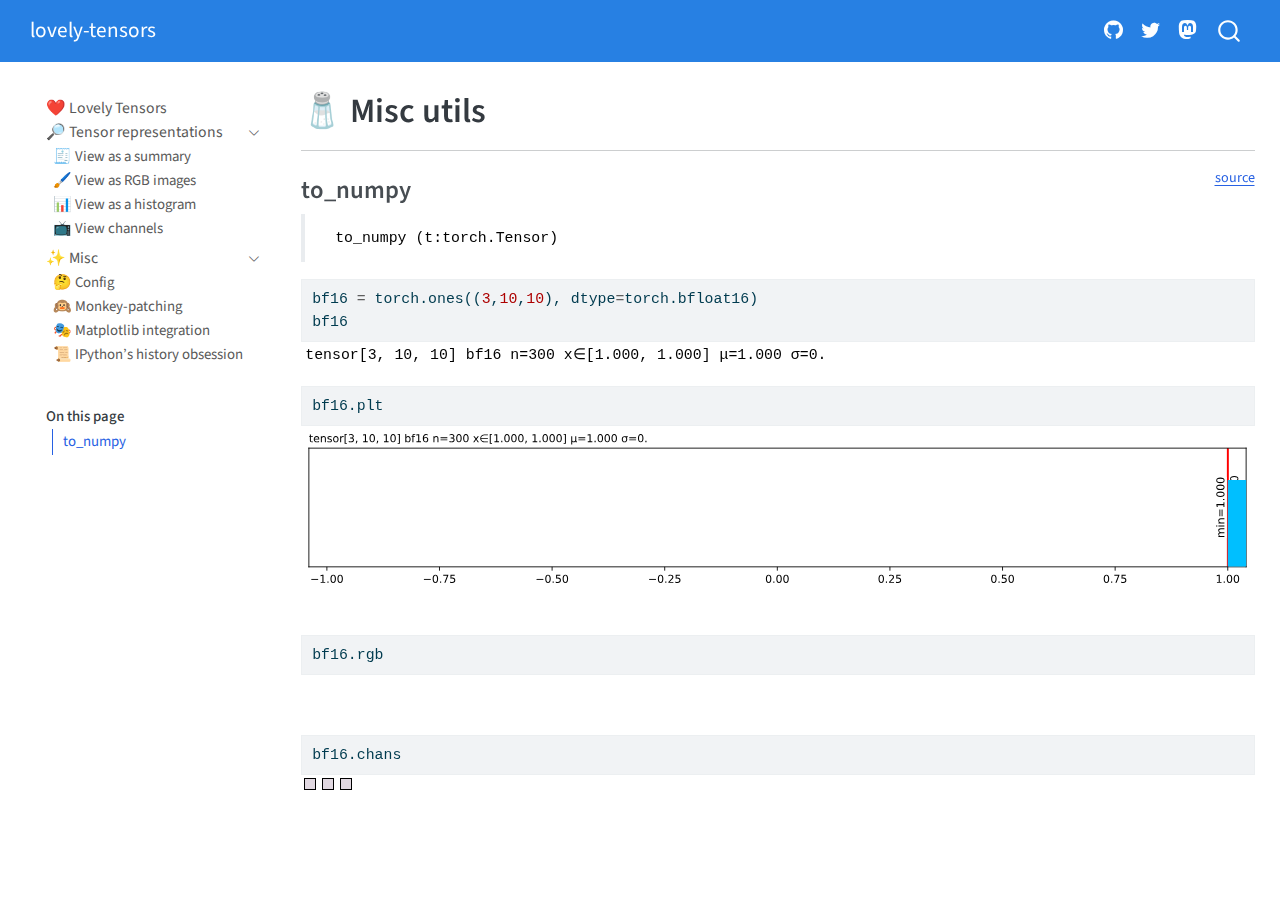
<file: 03b_utils.misc.html>
<!DOCTYPE html>
<html xmlns="http://www.w3.org/1999/xhtml" lang="en" xml:lang="en"><head>

<meta charset="utf-8">
<meta name="generator" content="quarto-1.7.31">

<meta name="viewport" content="width=device-width, initial-scale=1.0, user-scalable=yes">


<title>🧂 Misc utils – lovely-tensors</title>
<style>
code{white-space: pre-wrap;}
span.smallcaps{font-variant: small-caps;}
div.columns{display: flex; gap: min(4vw, 1.5em);}
div.column{flex: auto; overflow-x: auto;}
div.hanging-indent{margin-left: 1.5em; text-indent: -1.5em;}
ul.task-list{list-style: none;}
ul.task-list li input[type="checkbox"] {
  width: 0.8em;
  margin: 0 0.8em 0.2em -1em; /* quarto-specific, see https://github.com/quarto-dev/quarto-cli/issues/4556 */ 
  vertical-align: middle;
}
/* CSS for syntax highlighting */
html { -webkit-text-size-adjust: 100%; }
pre > code.sourceCode { white-space: pre; position: relative; }
pre > code.sourceCode > span { display: inline-block; line-height: 1.25; }
pre > code.sourceCode > span:empty { height: 1.2em; }
.sourceCode { overflow: visible; }
code.sourceCode > span { color: inherit; text-decoration: inherit; }
div.sourceCode { margin: 1em 0; }
pre.sourceCode { margin: 0; }
@media screen {
div.sourceCode { overflow: auto; }
}
@media print {
pre > code.sourceCode { white-space: pre-wrap; }
pre > code.sourceCode > span { text-indent: -5em; padding-left: 5em; }
}
pre.numberSource code
  { counter-reset: source-line 0; }
pre.numberSource code > span
  { position: relative; left: -4em; counter-increment: source-line; }
pre.numberSource code > span > a:first-child::before
  { content: counter(source-line);
    position: relative; left: -1em; text-align: right; vertical-align: baseline;
    border: none; display: inline-block;
    -webkit-touch-callout: none; -webkit-user-select: none;
    -khtml-user-select: none; -moz-user-select: none;
    -ms-user-select: none; user-select: none;
    padding: 0 4px; width: 4em;
  }
pre.numberSource { margin-left: 3em;  padding-left: 4px; }
div.sourceCode
  {   }
@media screen {
pre > code.sourceCode > span > a:first-child::before { text-decoration: underline; }
}
</style>


<script src="site_libs/quarto-nav/quarto-nav.js"></script>
<script src="site_libs/quarto-nav/headroom.min.js"></script>
<script src="site_libs/clipboard/clipboard.min.js"></script>
<script src="site_libs/quarto-search/autocomplete.umd.js"></script>
<script src="site_libs/quarto-search/fuse.min.js"></script>
<script src="site_libs/quarto-search/quarto-search.js"></script>
<meta name="quarto:offset" content="./">
<script src="site_libs/quarto-html/quarto.js" type="module"></script>
<script src="site_libs/quarto-html/tabsets/tabsets.js" type="module"></script>
<script src="site_libs/quarto-html/popper.min.js"></script>
<script src="site_libs/quarto-html/tippy.umd.min.js"></script>
<script src="site_libs/quarto-html/anchor.min.js"></script>
<link href="site_libs/quarto-html/tippy.css" rel="stylesheet">
<link href="site_libs/quarto-html/quarto-syntax-highlighting-e1a5c8363afafaef2c763b6775fbf3ca.css" rel="stylesheet" id="quarto-text-highlighting-styles">
<script src="site_libs/bootstrap/bootstrap.min.js"></script>
<link href="site_libs/bootstrap/bootstrap-icons.css" rel="stylesheet">
<link href="site_libs/bootstrap/bootstrap-06f49dda7689f94c7678c1763e921aac.min.css" rel="stylesheet" append-hash="true" id="quarto-bootstrap" data-mode="light">
<script id="quarto-search-options" type="application/json">{
  "location": "navbar",
  "copy-button": false,
  "collapse-after": 3,
  "panel-placement": "end",
  "type": "overlay",
  "limit": 50,
  "keyboard-shortcut": [
    "f",
    "/",
    "s"
  ],
  "show-item-context": false,
  "language": {
    "search-no-results-text": "No results",
    "search-matching-documents-text": "matching documents",
    "search-copy-link-title": "Copy link to search",
    "search-hide-matches-text": "Hide additional matches",
    "search-more-match-text": "more match in this document",
    "search-more-matches-text": "more matches in this document",
    "search-clear-button-title": "Clear",
    "search-text-placeholder": "",
    "search-detached-cancel-button-title": "Cancel",
    "search-submit-button-title": "Submit",
    "search-label": "Search"
  }
}</script>


<link rel="stylesheet" href="styles.css">
<meta property="og:title" content="🧂 Misc utils – lovely-tensors">
<meta property="og:description" content="❤️ Lovely Tensors">
<meta property="og:image" content="https://xl0.github.io/lovely-tensors/03b_utils.misc_files/figure-html/cell-4-output-1.svg">
<meta property="og:site_name" content="lovely-tensors">
<meta name="twitter:title" content="🧂 Misc utils – lovely-tensors">
<meta name="twitter:description" content="❤️ Lovely Tensors">
<meta name="twitter:image" content="https://xl0.github.io/lovely-tensors/03b_utils.misc_files/figure-html/cell-4-output-1.svg">
<meta name="twitter:creator" content="@xl0xl0xl0">
<meta name="twitter:card" content="summary_large_image">
</head>

<body class="nav-sidebar floating nav-fixed quarto-light">

<div id="quarto-search-results"></div>
  <header id="quarto-header" class="headroom fixed-top">
    <nav class="navbar navbar-expand-lg " data-bs-theme="dark">
      <div class="navbar-container container-fluid">
      <div class="navbar-brand-container mx-auto">
    <a class="navbar-brand" href="./index.html">
    <span class="navbar-title">lovely-tensors</span>
    </a>
  </div>
            <div id="quarto-search" class="" title="Search"></div>
          <button class="navbar-toggler" type="button" data-bs-toggle="collapse" data-bs-target="#navbarCollapse" aria-controls="navbarCollapse" role="menu" aria-expanded="false" aria-label="Toggle navigation" onclick="if (window.quartoToggleHeadroom) { window.quartoToggleHeadroom(); }">
  <span class="navbar-toggler-icon"></span>
</button>
          <div class="collapse navbar-collapse" id="navbarCollapse">
            <ul class="navbar-nav navbar-nav-scroll ms-auto">
  <li class="nav-item compact">
    <a class="nav-link" href="http://github.com/xl0/lovely-tensors"> <i class="bi bi-github" role="img">
</i> 
<span class="menu-text"></span></a>
  </li>  
  <li class="nav-item compact">
    <a class="nav-link" href="https://twitter.com/xl0xl0xl0"> <i class="bi bi-twitter" role="img">
</i> 
<span class="menu-text"></span></a>
  </li>  
  <li class="nav-item compact">
    <a class="nav-link" href="https://sigmoid.social/@xl0"> <i class="bi bi-mastodon" role="img">
</i> 
<span class="menu-text"></span></a>
  </li>  
</ul>
          </div> <!-- /navcollapse -->
            <div class="quarto-navbar-tools">
</div>
      </div> <!-- /container-fluid -->
    </nav>
  <nav class="quarto-secondary-nav">
    <div class="container-fluid d-flex">
      <button type="button" class="quarto-btn-toggle btn" data-bs-toggle="collapse" role="button" data-bs-target=".quarto-sidebar-collapse-item" aria-controls="quarto-sidebar" aria-expanded="false" aria-label="Toggle sidebar navigation" onclick="if (window.quartoToggleHeadroom) { window.quartoToggleHeadroom(); }">
        <i class="bi bi-layout-text-sidebar-reverse"></i>
      </button>
        <nav class="quarto-page-breadcrumbs" aria-label="breadcrumb"><ol class="breadcrumb"><li class="breadcrumb-item">🧂 Misc utils</li></ol></nav>
        <a class="flex-grow-1" role="navigation" data-bs-toggle="collapse" data-bs-target=".quarto-sidebar-collapse-item" aria-controls="quarto-sidebar" aria-expanded="false" aria-label="Toggle sidebar navigation" onclick="if (window.quartoToggleHeadroom) { window.quartoToggleHeadroom(); }">      
        </a>
    </div>
  </nav>
</header>
<!-- content -->
<div id="quarto-content" class="quarto-container page-columns page-rows-contents page-layout-full page-navbar">
<!-- sidebar -->
  <nav id="quarto-sidebar" class="sidebar collapse collapse-horizontal quarto-sidebar-collapse-item sidebar-navigation floating overflow-auto">
    <div class="sidebar-menu-container"> 
    <ul class="list-unstyled mt-1">
        <li class="sidebar-item">
  <div class="sidebar-item-container"> 
  <a href="./index.html" class="sidebar-item-text sidebar-link">
 <span class="menu-text">❤️ Lovely Tensors</span></a>
  </div>
</li>
        <li class="sidebar-item sidebar-item-section">
      <div class="sidebar-item-container"> 
            <a class="sidebar-item-text sidebar-link text-start" data-bs-toggle="collapse" data-bs-target="#quarto-sidebar-section-1" role="navigation" aria-expanded="true">
 <span class="menu-text">🔎 Tensor representations</span></a>
          <a class="sidebar-item-toggle text-start" data-bs-toggle="collapse" data-bs-target="#quarto-sidebar-section-1" role="navigation" aria-expanded="true" aria-label="Toggle section">
            <i class="bi bi-chevron-right ms-2"></i>
          </a> 
      </div>
      <ul id="quarto-sidebar-section-1" class="collapse list-unstyled sidebar-section depth1 show">  
          <li class="sidebar-item">
  <div class="sidebar-item-container"> 
  <a href="./repr_str.html" class="sidebar-item-text sidebar-link">
 <span class="menu-text">🧾 View as a summary</span></a>
  </div>
</li>
          <li class="sidebar-item">
  <div class="sidebar-item-container"> 
  <a href="./repr_rgb.html" class="sidebar-item-text sidebar-link">
 <span class="menu-text">🖌️ View as RGB images</span></a>
  </div>
</li>
          <li class="sidebar-item">
  <div class="sidebar-item-container"> 
  <a href="./repr_plt.html" class="sidebar-item-text sidebar-link">
 <span class="menu-text">📊 View as a histogram</span></a>
  </div>
</li>
          <li class="sidebar-item">
  <div class="sidebar-item-container"> 
  <a href="./repr_chans.html" class="sidebar-item-text sidebar-link">
 <span class="menu-text">📺 View channels</span></a>
  </div>
</li>
      </ul>
  </li>
        <li class="sidebar-item sidebar-item-section">
      <div class="sidebar-item-container"> 
            <a class="sidebar-item-text sidebar-link text-start" data-bs-toggle="collapse" data-bs-target="#quarto-sidebar-section-2" role="navigation" aria-expanded="true">
 <span class="menu-text">✨ Misc</span></a>
          <a class="sidebar-item-toggle text-start" data-bs-toggle="collapse" data-bs-target="#quarto-sidebar-section-2" role="navigation" aria-expanded="true" aria-label="Toggle section">
            <i class="bi bi-chevron-right ms-2"></i>
          </a> 
      </div>
      <ul id="quarto-sidebar-section-2" class="collapse list-unstyled sidebar-section depth1 show">  
          <li class="sidebar-item">
  <div class="sidebar-item-container"> 
  <a href="./utils.config.html" class="sidebar-item-text sidebar-link">
 <span class="menu-text">🤔 Config</span></a>
  </div>
</li>
          <li class="sidebar-item">
  <div class="sidebar-item-container"> 
  <a href="./patch.html" class="sidebar-item-text sidebar-link">
 <span class="menu-text">🙉 Monkey-patching</span></a>
  </div>
</li>
          <li class="sidebar-item">
  <div class="sidebar-item-container"> 
  <a href="./matplotlib.html" class="sidebar-item-text sidebar-link">
 <span class="menu-text">🎭 Matplotlib integration</span></a>
  </div>
</li>
          <li class="sidebar-item">
  <div class="sidebar-item-container"> 
  <a href="./history.html" class="sidebar-item-text sidebar-link">
 <span class="menu-text">📜 IPython’s history obsession</span></a>
  </div>
</li>
      </ul>
  </li>
    </ul>
    </div>
    <nav id="TOC" role="doc-toc" class="toc-active">
    <h2 id="toc-title">On this page</h2>
   
  <ul>
  <li><a href="#to_numpy" id="toc-to_numpy" class="nav-link active" data-scroll-target="#to_numpy">to_numpy</a></li>
  </ul>
</nav>
</nav>
<div id="quarto-sidebar-glass" class="quarto-sidebar-collapse-item" data-bs-toggle="collapse" data-bs-target=".quarto-sidebar-collapse-item"></div>
<!-- margin-sidebar -->
    <div id="quarto-margin-sidebar" class="sidebar margin-sidebar zindex-bottom">
    </div>
<!-- main -->
<main class="content column-page-right" id="quarto-document-content">

<header id="title-block-header" class="quarto-title-block default">
<div class="quarto-title">
<h1 class="title">🧂 Misc utils</h1>
</div>



<div class="quarto-title-meta column-page-right">

    
  
    
  </div>
  


</header>


<!-- WARNING: THIS FILE WAS AUTOGENERATED! DO NOT EDIT! -->
<hr>
<p><a href="https://github.com/xl0/lovely-tensors/blob/master/lovely_tensors/utils/misc.py#L11" target="_blank" style="float:right; font-size:smaller">source</a></p>
<section id="to_numpy" class="level3">
<h3 class="anchored" data-anchor-id="to_numpy">to_numpy</h3>
<blockquote class="blockquote">
<pre><code> to_numpy (t:torch.Tensor)</code></pre>
</blockquote>
<div id="cell-4" class="cell">
<div class="sourceCode cell-code" id="cb2"><pre class="sourceCode python code-with-copy"><code class="sourceCode python"><span id="cb2-1"><a href="#cb2-1" aria-hidden="true" tabindex="-1"></a>bf16 <span class="op">=</span> torch.ones((<span class="dv">3</span>,<span class="dv">10</span>,<span class="dv">10</span>), dtype<span class="op">=</span>torch.bfloat16)</span>
<span id="cb2-2"><a href="#cb2-2" aria-hidden="true" tabindex="-1"></a>bf16</span></code><button title="Copy to Clipboard" class="code-copy-button"><i class="bi"></i></button></pre></div>
<div class="cell-output cell-output-display">
<pre><code>tensor[3, 10, 10] bf16 n=300 x∈[1.000, 1.000] μ=1.000 σ=0.</code></pre>
</div>
</div>
<div id="cell-5" class="cell">
<div class="sourceCode cell-code" id="cb4"><pre class="sourceCode python code-with-copy"><code class="sourceCode python"><span id="cb4-1"><a href="#cb4-1" aria-hidden="true" tabindex="-1"></a>bf16.plt</span></code><button title="Copy to Clipboard" class="code-copy-button"><i class="bi"></i></button></pre></div>
<div class="cell-output cell-output-display">
<div>
<figure class="figure">
<p><img src="03b_utils.misc_files/figure-html/cell-4-output-1.svg" class="img-fluid figure-img"></p>
</figure>
</div>
</div>
</div>
<div id="cell-6" class="cell">
<div class="sourceCode cell-code" id="cb5"><pre class="sourceCode python code-with-copy"><code class="sourceCode python"><span id="cb5-1"><a href="#cb5-1" aria-hidden="true" tabindex="-1"></a>bf16.rgb</span></code><button title="Copy to Clipboard" class="code-copy-button"><i class="bi"></i></button></pre></div>
<div class="cell-output cell-output-display">
<div>
<figure class="figure">
<p><img src="03b_utils.misc_files/figure-html/cell-5-output-1.png" class="img-fluid figure-img"></p>
</figure>
</div>
</div>
</div>
<div id="cell-7" class="cell">
<div class="sourceCode cell-code" id="cb6"><pre class="sourceCode python code-with-copy"><code class="sourceCode python"><span id="cb6-1"><a href="#cb6-1" aria-hidden="true" tabindex="-1"></a>bf16.chans</span></code><button title="Copy to Clipboard" class="code-copy-button"><i class="bi"></i></button></pre></div>
<div class="cell-output cell-output-display">
<div>
<figure class="figure">
<p><img src="03b_utils.misc_files/figure-html/cell-6-output-1.png" class="img-fluid figure-img"></p>
</figure>
</div>
</div>
</div>


</section>

</main> <!-- /main -->
<script id="quarto-html-after-body" type="application/javascript">
  window.document.addEventListener("DOMContentLoaded", function (event) {
    const icon = "";
    const anchorJS = new window.AnchorJS();
    anchorJS.options = {
      placement: 'right',
      icon: icon
    };
    anchorJS.add('.anchored');
    const isCodeAnnotation = (el) => {
      for (const clz of el.classList) {
        if (clz.startsWith('code-annotation-')) {                     
          return true;
        }
      }
      return false;
    }
    const onCopySuccess = function(e) {
      // button target
      const button = e.trigger;
      // don't keep focus
      button.blur();
      // flash "checked"
      button.classList.add('code-copy-button-checked');
      var currentTitle = button.getAttribute("title");
      button.setAttribute("title", "Copied!");
      let tooltip;
      if (window.bootstrap) {
        button.setAttribute("data-bs-toggle", "tooltip");
        button.setAttribute("data-bs-placement", "left");
        button.setAttribute("data-bs-title", "Copied!");
        tooltip = new bootstrap.Tooltip(button, 
          { trigger: "manual", 
            customClass: "code-copy-button-tooltip",
            offset: [0, -8]});
        tooltip.show();    
      }
      setTimeout(function() {
        if (tooltip) {
          tooltip.hide();
          button.removeAttribute("data-bs-title");
          button.removeAttribute("data-bs-toggle");
          button.removeAttribute("data-bs-placement");
        }
        button.setAttribute("title", currentTitle);
        button.classList.remove('code-copy-button-checked');
      }, 1000);
      // clear code selection
      e.clearSelection();
    }
    const getTextToCopy = function(trigger) {
        const codeEl = trigger.previousElementSibling.cloneNode(true);
        for (const childEl of codeEl.children) {
          if (isCodeAnnotation(childEl)) {
            childEl.remove();
          }
        }
        return codeEl.innerText;
    }
    const clipboard = new window.ClipboardJS('.code-copy-button:not([data-in-quarto-modal])', {
      text: getTextToCopy
    });
    clipboard.on('success', onCopySuccess);
    if (window.document.getElementById('quarto-embedded-source-code-modal')) {
      const clipboardModal = new window.ClipboardJS('.code-copy-button[data-in-quarto-modal]', {
        text: getTextToCopy,
        container: window.document.getElementById('quarto-embedded-source-code-modal')
      });
      clipboardModal.on('success', onCopySuccess);
    }
      var localhostRegex = new RegExp(/^(?:http|https):\/\/localhost\:?[0-9]*\//);
      var mailtoRegex = new RegExp(/^mailto:/);
        var filterRegex = new RegExp("https:\/\/xl0\.github\.io\/lovely-tensors");
      var isInternal = (href) => {
          return filterRegex.test(href) || localhostRegex.test(href) || mailtoRegex.test(href);
      }
      // Inspect non-navigation links and adorn them if external
     var links = window.document.querySelectorAll('a[href]:not(.nav-link):not(.navbar-brand):not(.toc-action):not(.sidebar-link):not(.sidebar-item-toggle):not(.pagination-link):not(.no-external):not([aria-hidden]):not(.dropdown-item):not(.quarto-navigation-tool):not(.about-link)');
      for (var i=0; i<links.length; i++) {
        const link = links[i];
        if (!isInternal(link.href)) {
          // undo the damage that might have been done by quarto-nav.js in the case of
          // links that we want to consider external
          if (link.dataset.originalHref !== undefined) {
            link.href = link.dataset.originalHref;
          }
        }
      }
    function tippyHover(el, contentFn, onTriggerFn, onUntriggerFn) {
      const config = {
        allowHTML: true,
        maxWidth: 500,
        delay: 100,
        arrow: false,
        appendTo: function(el) {
            return el.parentElement;
        },
        interactive: true,
        interactiveBorder: 10,
        theme: 'quarto',
        placement: 'bottom-start',
      };
      if (contentFn) {
        config.content = contentFn;
      }
      if (onTriggerFn) {
        config.onTrigger = onTriggerFn;
      }
      if (onUntriggerFn) {
        config.onUntrigger = onUntriggerFn;
      }
      window.tippy(el, config); 
    }
    const noterefs = window.document.querySelectorAll('a[role="doc-noteref"]');
    for (var i=0; i<noterefs.length; i++) {
      const ref = noterefs[i];
      tippyHover(ref, function() {
        // use id or data attribute instead here
        let href = ref.getAttribute('data-footnote-href') || ref.getAttribute('href');
        try { href = new URL(href).hash; } catch {}
        const id = href.replace(/^#\/?/, "");
        const note = window.document.getElementById(id);
        if (note) {
          return note.innerHTML;
        } else {
          return "";
        }
      });
    }
    const xrefs = window.document.querySelectorAll('a.quarto-xref');
    const processXRef = (id, note) => {
      // Strip column container classes
      const stripColumnClz = (el) => {
        el.classList.remove("page-full", "page-columns");
        if (el.children) {
          for (const child of el.children) {
            stripColumnClz(child);
          }
        }
      }
      stripColumnClz(note)
      if (id === null || id.startsWith('sec-')) {
        // Special case sections, only their first couple elements
        const container = document.createElement("div");
        if (note.children && note.children.length > 2) {
          container.appendChild(note.children[0].cloneNode(true));
          for (let i = 1; i < note.children.length; i++) {
            const child = note.children[i];
            if (child.tagName === "P" && child.innerText === "") {
              continue;
            } else {
              container.appendChild(child.cloneNode(true));
              break;
            }
          }
          if (window.Quarto?.typesetMath) {
            window.Quarto.typesetMath(container);
          }
          return container.innerHTML
        } else {
          if (window.Quarto?.typesetMath) {
            window.Quarto.typesetMath(note);
          }
          return note.innerHTML;
        }
      } else {
        // Remove any anchor links if they are present
        const anchorLink = note.querySelector('a.anchorjs-link');
        if (anchorLink) {
          anchorLink.remove();
        }
        if (window.Quarto?.typesetMath) {
          window.Quarto.typesetMath(note);
        }
        if (note.classList.contains("callout")) {
          return note.outerHTML;
        } else {
          return note.innerHTML;
        }
      }
    }
    for (var i=0; i<xrefs.length; i++) {
      const xref = xrefs[i];
      tippyHover(xref, undefined, function(instance) {
        instance.disable();
        let url = xref.getAttribute('href');
        let hash = undefined; 
        if (url.startsWith('#')) {
          hash = url;
        } else {
          try { hash = new URL(url).hash; } catch {}
        }
        if (hash) {
          const id = hash.replace(/^#\/?/, "");
          const note = window.document.getElementById(id);
          if (note !== null) {
            try {
              const html = processXRef(id, note.cloneNode(true));
              instance.setContent(html);
            } finally {
              instance.enable();
              instance.show();
            }
          } else {
            // See if we can fetch this
            fetch(url.split('#')[0])
            .then(res => res.text())
            .then(html => {
              const parser = new DOMParser();
              const htmlDoc = parser.parseFromString(html, "text/html");
              const note = htmlDoc.getElementById(id);
              if (note !== null) {
                const html = processXRef(id, note);
                instance.setContent(html);
              } 
            }).finally(() => {
              instance.enable();
              instance.show();
            });
          }
        } else {
          // See if we can fetch a full url (with no hash to target)
          // This is a special case and we should probably do some content thinning / targeting
          fetch(url)
          .then(res => res.text())
          .then(html => {
            const parser = new DOMParser();
            const htmlDoc = parser.parseFromString(html, "text/html");
            const note = htmlDoc.querySelector('main.content');
            if (note !== null) {
              // This should only happen for chapter cross references
              // (since there is no id in the URL)
              // remove the first header
              if (note.children.length > 0 && note.children[0].tagName === "HEADER") {
                note.children[0].remove();
              }
              const html = processXRef(null, note);
              instance.setContent(html);
            } 
          }).finally(() => {
            instance.enable();
            instance.show();
          });
        }
      }, function(instance) {
      });
    }
        let selectedAnnoteEl;
        const selectorForAnnotation = ( cell, annotation) => {
          let cellAttr = 'data-code-cell="' + cell + '"';
          let lineAttr = 'data-code-annotation="' +  annotation + '"';
          const selector = 'span[' + cellAttr + '][' + lineAttr + ']';
          return selector;
        }
        const selectCodeLines = (annoteEl) => {
          const doc = window.document;
          const targetCell = annoteEl.getAttribute("data-target-cell");
          const targetAnnotation = annoteEl.getAttribute("data-target-annotation");
          const annoteSpan = window.document.querySelector(selectorForAnnotation(targetCell, targetAnnotation));
          const lines = annoteSpan.getAttribute("data-code-lines").split(",");
          const lineIds = lines.map((line) => {
            return targetCell + "-" + line;
          })
          let top = null;
          let height = null;
          let parent = null;
          if (lineIds.length > 0) {
              //compute the position of the single el (top and bottom and make a div)
              const el = window.document.getElementById(lineIds[0]);
              top = el.offsetTop;
              height = el.offsetHeight;
              parent = el.parentElement.parentElement;
            if (lineIds.length > 1) {
              const lastEl = window.document.getElementById(lineIds[lineIds.length - 1]);
              const bottom = lastEl.offsetTop + lastEl.offsetHeight;
              height = bottom - top;
            }
            if (top !== null && height !== null && parent !== null) {
              // cook up a div (if necessary) and position it 
              let div = window.document.getElementById("code-annotation-line-highlight");
              if (div === null) {
                div = window.document.createElement("div");
                div.setAttribute("id", "code-annotation-line-highlight");
                div.style.position = 'absolute';
                parent.appendChild(div);
              }
              div.style.top = top - 2 + "px";
              div.style.height = height + 4 + "px";
              div.style.left = 0;
              let gutterDiv = window.document.getElementById("code-annotation-line-highlight-gutter");
              if (gutterDiv === null) {
                gutterDiv = window.document.createElement("div");
                gutterDiv.setAttribute("id", "code-annotation-line-highlight-gutter");
                gutterDiv.style.position = 'absolute';
                const codeCell = window.document.getElementById(targetCell);
                const gutter = codeCell.querySelector('.code-annotation-gutter');
                gutter.appendChild(gutterDiv);
              }
              gutterDiv.style.top = top - 2 + "px";
              gutterDiv.style.height = height + 4 + "px";
            }
            selectedAnnoteEl = annoteEl;
          }
        };
        const unselectCodeLines = () => {
          const elementsIds = ["code-annotation-line-highlight", "code-annotation-line-highlight-gutter"];
          elementsIds.forEach((elId) => {
            const div = window.document.getElementById(elId);
            if (div) {
              div.remove();
            }
          });
          selectedAnnoteEl = undefined;
        };
          // Handle positioning of the toggle
      window.addEventListener(
        "resize",
        throttle(() => {
          elRect = undefined;
          if (selectedAnnoteEl) {
            selectCodeLines(selectedAnnoteEl);
          }
        }, 10)
      );
      function throttle(fn, ms) {
      let throttle = false;
      let timer;
        return (...args) => {
          if(!throttle) { // first call gets through
              fn.apply(this, args);
              throttle = true;
          } else { // all the others get throttled
              if(timer) clearTimeout(timer); // cancel #2
              timer = setTimeout(() => {
                fn.apply(this, args);
                timer = throttle = false;
              }, ms);
          }
        };
      }
        // Attach click handler to the DT
        const annoteDls = window.document.querySelectorAll('dt[data-target-cell]');
        for (const annoteDlNode of annoteDls) {
          annoteDlNode.addEventListener('click', (event) => {
            const clickedEl = event.target;
            if (clickedEl !== selectedAnnoteEl) {
              unselectCodeLines();
              const activeEl = window.document.querySelector('dt[data-target-cell].code-annotation-active');
              if (activeEl) {
                activeEl.classList.remove('code-annotation-active');
              }
              selectCodeLines(clickedEl);
              clickedEl.classList.add('code-annotation-active');
            } else {
              // Unselect the line
              unselectCodeLines();
              clickedEl.classList.remove('code-annotation-active');
            }
          });
        }
    const findCites = (el) => {
      const parentEl = el.parentElement;
      if (parentEl) {
        const cites = parentEl.dataset.cites;
        if (cites) {
          return {
            el,
            cites: cites.split(' ')
          };
        } else {
          return findCites(el.parentElement)
        }
      } else {
        return undefined;
      }
    };
    var bibliorefs = window.document.querySelectorAll('a[role="doc-biblioref"]');
    for (var i=0; i<bibliorefs.length; i++) {
      const ref = bibliorefs[i];
      const citeInfo = findCites(ref);
      if (citeInfo) {
        tippyHover(citeInfo.el, function() {
          var popup = window.document.createElement('div');
          citeInfo.cites.forEach(function(cite) {
            var citeDiv = window.document.createElement('div');
            citeDiv.classList.add('hanging-indent');
            citeDiv.classList.add('csl-entry');
            var biblioDiv = window.document.getElementById('ref-' + cite);
            if (biblioDiv) {
              citeDiv.innerHTML = biblioDiv.innerHTML;
            }
            popup.appendChild(citeDiv);
          });
          return popup.innerHTML;
        });
      }
    }
  });
  </script>
</div> <!-- /content -->




</body></html>
</file>
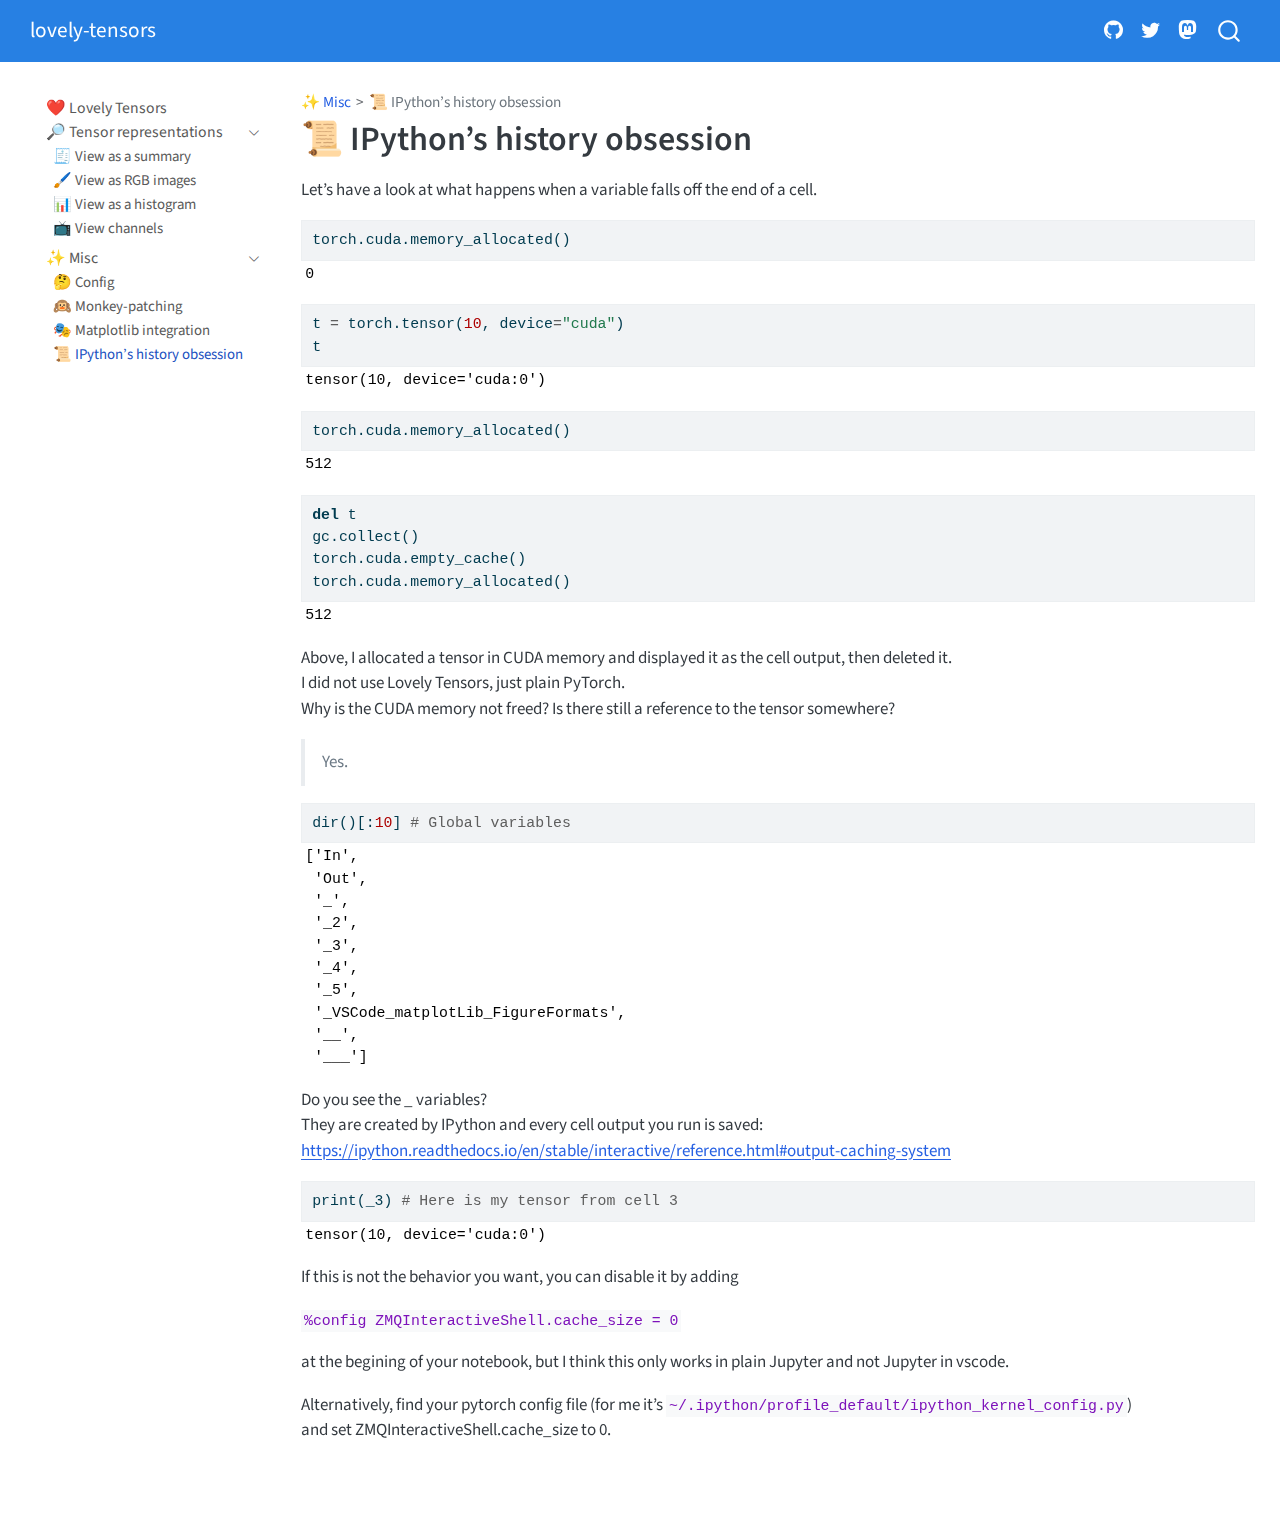
<file: history.html>
<!DOCTYPE html>
<html xmlns="http://www.w3.org/1999/xhtml" lang="en" xml:lang="en"><head>

<meta charset="utf-8">
<meta name="generator" content="quarto-1.7.31">

<meta name="viewport" content="width=device-width, initial-scale=1.0, user-scalable=yes">


<title>📜 IPython’s history obsession – lovely-tensors</title>
<style>
code{white-space: pre-wrap;}
span.smallcaps{font-variant: small-caps;}
div.columns{display: flex; gap: min(4vw, 1.5em);}
div.column{flex: auto; overflow-x: auto;}
div.hanging-indent{margin-left: 1.5em; text-indent: -1.5em;}
ul.task-list{list-style: none;}
ul.task-list li input[type="checkbox"] {
  width: 0.8em;
  margin: 0 0.8em 0.2em -1em; /* quarto-specific, see https://github.com/quarto-dev/quarto-cli/issues/4556 */ 
  vertical-align: middle;
}
/* CSS for syntax highlighting */
html { -webkit-text-size-adjust: 100%; }
pre > code.sourceCode { white-space: pre; position: relative; }
pre > code.sourceCode > span { display: inline-block; line-height: 1.25; }
pre > code.sourceCode > span:empty { height: 1.2em; }
.sourceCode { overflow: visible; }
code.sourceCode > span { color: inherit; text-decoration: inherit; }
div.sourceCode { margin: 1em 0; }
pre.sourceCode { margin: 0; }
@media screen {
div.sourceCode { overflow: auto; }
}
@media print {
pre > code.sourceCode { white-space: pre-wrap; }
pre > code.sourceCode > span { text-indent: -5em; padding-left: 5em; }
}
pre.numberSource code
  { counter-reset: source-line 0; }
pre.numberSource code > span
  { position: relative; left: -4em; counter-increment: source-line; }
pre.numberSource code > span > a:first-child::before
  { content: counter(source-line);
    position: relative; left: -1em; text-align: right; vertical-align: baseline;
    border: none; display: inline-block;
    -webkit-touch-callout: none; -webkit-user-select: none;
    -khtml-user-select: none; -moz-user-select: none;
    -ms-user-select: none; user-select: none;
    padding: 0 4px; width: 4em;
  }
pre.numberSource { margin-left: 3em;  padding-left: 4px; }
div.sourceCode
  {   }
@media screen {
pre > code.sourceCode > span > a:first-child::before { text-decoration: underline; }
}
</style>


<script src="site_libs/quarto-nav/quarto-nav.js"></script>
<script src="site_libs/quarto-nav/headroom.min.js"></script>
<script src="site_libs/clipboard/clipboard.min.js"></script>
<script src="site_libs/quarto-search/autocomplete.umd.js"></script>
<script src="site_libs/quarto-search/fuse.min.js"></script>
<script src="site_libs/quarto-search/quarto-search.js"></script>
<meta name="quarto:offset" content="./">
<script src="site_libs/quarto-html/quarto.js" type="module"></script>
<script src="site_libs/quarto-html/tabsets/tabsets.js" type="module"></script>
<script src="site_libs/quarto-html/popper.min.js"></script>
<script src="site_libs/quarto-html/tippy.umd.min.js"></script>
<script src="site_libs/quarto-html/anchor.min.js"></script>
<link href="site_libs/quarto-html/tippy.css" rel="stylesheet">
<link href="site_libs/quarto-html/quarto-syntax-highlighting-e1a5c8363afafaef2c763b6775fbf3ca.css" rel="stylesheet" id="quarto-text-highlighting-styles">
<script src="site_libs/bootstrap/bootstrap.min.js"></script>
<link href="site_libs/bootstrap/bootstrap-icons.css" rel="stylesheet">
<link href="site_libs/bootstrap/bootstrap-06f49dda7689f94c7678c1763e921aac.min.css" rel="stylesheet" append-hash="true" id="quarto-bootstrap" data-mode="light">
<script id="quarto-search-options" type="application/json">{
  "location": "navbar",
  "copy-button": false,
  "collapse-after": 3,
  "panel-placement": "end",
  "type": "overlay",
  "limit": 50,
  "keyboard-shortcut": [
    "f",
    "/",
    "s"
  ],
  "show-item-context": false,
  "language": {
    "search-no-results-text": "No results",
    "search-matching-documents-text": "matching documents",
    "search-copy-link-title": "Copy link to search",
    "search-hide-matches-text": "Hide additional matches",
    "search-more-match-text": "more match in this document",
    "search-more-matches-text": "more matches in this document",
    "search-clear-button-title": "Clear",
    "search-text-placeholder": "",
    "search-detached-cancel-button-title": "Cancel",
    "search-submit-button-title": "Submit",
    "search-label": "Search"
  }
}</script>


<link rel="stylesheet" href="styles.css">
<meta property="og:title" content="📜 IPython’s history obsession – lovely-tensors">
<meta property="og:description" content="❤️ Lovely Tensors">
<meta property="og:site_name" content="lovely-tensors">
<meta name="twitter:title" content="📜 IPython’s history obsession – lovely-tensors">
<meta name="twitter:description" content="❤️ Lovely Tensors">
<meta name="twitter:creator" content="@xl0xl0xl0">
<meta name="twitter:card" content="summary">
</head>

<body class="nav-sidebar floating nav-fixed quarto-light">

<div id="quarto-search-results"></div>
  <header id="quarto-header" class="headroom fixed-top">
    <nav class="navbar navbar-expand-lg " data-bs-theme="dark">
      <div class="navbar-container container-fluid">
      <div class="navbar-brand-container mx-auto">
    <a class="navbar-brand" href="./index.html">
    <span class="navbar-title">lovely-tensors</span>
    </a>
  </div>
            <div id="quarto-search" class="" title="Search"></div>
          <button class="navbar-toggler" type="button" data-bs-toggle="collapse" data-bs-target="#navbarCollapse" aria-controls="navbarCollapse" role="menu" aria-expanded="false" aria-label="Toggle navigation" onclick="if (window.quartoToggleHeadroom) { window.quartoToggleHeadroom(); }">
  <span class="navbar-toggler-icon"></span>
</button>
          <div class="collapse navbar-collapse" id="navbarCollapse">
            <ul class="navbar-nav navbar-nav-scroll ms-auto">
  <li class="nav-item compact">
    <a class="nav-link" href="http://github.com/xl0/lovely-tensors"> <i class="bi bi-github" role="img">
</i> 
<span class="menu-text"></span></a>
  </li>  
  <li class="nav-item compact">
    <a class="nav-link" href="https://twitter.com/xl0xl0xl0"> <i class="bi bi-twitter" role="img">
</i> 
<span class="menu-text"></span></a>
  </li>  
  <li class="nav-item compact">
    <a class="nav-link" href="https://sigmoid.social/@xl0"> <i class="bi bi-mastodon" role="img">
</i> 
<span class="menu-text"></span></a>
  </li>  
</ul>
          </div> <!-- /navcollapse -->
            <div class="quarto-navbar-tools">
</div>
      </div> <!-- /container-fluid -->
    </nav>
  <nav class="quarto-secondary-nav">
    <div class="container-fluid d-flex">
      <button type="button" class="quarto-btn-toggle btn" data-bs-toggle="collapse" role="button" data-bs-target=".quarto-sidebar-collapse-item" aria-controls="quarto-sidebar" aria-expanded="false" aria-label="Toggle sidebar navigation" onclick="if (window.quartoToggleHeadroom) { window.quartoToggleHeadroom(); }">
        <i class="bi bi-layout-text-sidebar-reverse"></i>
      </button>
        <nav class="quarto-page-breadcrumbs" aria-label="breadcrumb"><ol class="breadcrumb"><li class="breadcrumb-item"><a href="./utils.config.html">✨ Misc</a></li><li class="breadcrumb-item"><a href="./history.html">📜 IPython’s history obsession</a></li></ol></nav>
        <a class="flex-grow-1" role="navigation" data-bs-toggle="collapse" data-bs-target=".quarto-sidebar-collapse-item" aria-controls="quarto-sidebar" aria-expanded="false" aria-label="Toggle sidebar navigation" onclick="if (window.quartoToggleHeadroom) { window.quartoToggleHeadroom(); }">      
        </a>
    </div>
  </nav>
</header>
<!-- content -->
<div id="quarto-content" class="quarto-container page-columns page-rows-contents page-layout-full page-navbar">
<!-- sidebar -->
  <nav id="quarto-sidebar" class="sidebar collapse collapse-horizontal quarto-sidebar-collapse-item sidebar-navigation floating overflow-auto">
    <div class="sidebar-menu-container"> 
    <ul class="list-unstyled mt-1">
        <li class="sidebar-item">
  <div class="sidebar-item-container"> 
  <a href="./index.html" class="sidebar-item-text sidebar-link">
 <span class="menu-text">❤️ Lovely Tensors</span></a>
  </div>
</li>
        <li class="sidebar-item sidebar-item-section">
      <div class="sidebar-item-container"> 
            <a class="sidebar-item-text sidebar-link text-start" data-bs-toggle="collapse" data-bs-target="#quarto-sidebar-section-1" role="navigation" aria-expanded="true">
 <span class="menu-text">🔎 Tensor representations</span></a>
          <a class="sidebar-item-toggle text-start" data-bs-toggle="collapse" data-bs-target="#quarto-sidebar-section-1" role="navigation" aria-expanded="true" aria-label="Toggle section">
            <i class="bi bi-chevron-right ms-2"></i>
          </a> 
      </div>
      <ul id="quarto-sidebar-section-1" class="collapse list-unstyled sidebar-section depth1 show">  
          <li class="sidebar-item">
  <div class="sidebar-item-container"> 
  <a href="./repr_str.html" class="sidebar-item-text sidebar-link">
 <span class="menu-text">🧾 View as a summary</span></a>
  </div>
</li>
          <li class="sidebar-item">
  <div class="sidebar-item-container"> 
  <a href="./repr_rgb.html" class="sidebar-item-text sidebar-link">
 <span class="menu-text">🖌️ View as RGB images</span></a>
  </div>
</li>
          <li class="sidebar-item">
  <div class="sidebar-item-container"> 
  <a href="./repr_plt.html" class="sidebar-item-text sidebar-link">
 <span class="menu-text">📊 View as a histogram</span></a>
  </div>
</li>
          <li class="sidebar-item">
  <div class="sidebar-item-container"> 
  <a href="./repr_chans.html" class="sidebar-item-text sidebar-link">
 <span class="menu-text">📺 View channels</span></a>
  </div>
</li>
      </ul>
  </li>
        <li class="sidebar-item sidebar-item-section">
      <div class="sidebar-item-container"> 
            <a class="sidebar-item-text sidebar-link text-start" data-bs-toggle="collapse" data-bs-target="#quarto-sidebar-section-2" role="navigation" aria-expanded="true">
 <span class="menu-text">✨ Misc</span></a>
          <a class="sidebar-item-toggle text-start" data-bs-toggle="collapse" data-bs-target="#quarto-sidebar-section-2" role="navigation" aria-expanded="true" aria-label="Toggle section">
            <i class="bi bi-chevron-right ms-2"></i>
          </a> 
      </div>
      <ul id="quarto-sidebar-section-2" class="collapse list-unstyled sidebar-section depth1 show">  
          <li class="sidebar-item">
  <div class="sidebar-item-container"> 
  <a href="./utils.config.html" class="sidebar-item-text sidebar-link">
 <span class="menu-text">🤔 Config</span></a>
  </div>
</li>
          <li class="sidebar-item">
  <div class="sidebar-item-container"> 
  <a href="./patch.html" class="sidebar-item-text sidebar-link">
 <span class="menu-text">🙉 Monkey-patching</span></a>
  </div>
</li>
          <li class="sidebar-item">
  <div class="sidebar-item-container"> 
  <a href="./matplotlib.html" class="sidebar-item-text sidebar-link">
 <span class="menu-text">🎭 Matplotlib integration</span></a>
  </div>
</li>
          <li class="sidebar-item">
  <div class="sidebar-item-container"> 
  <a href="./history.html" class="sidebar-item-text sidebar-link active">
 <span class="menu-text">📜 IPython’s history obsession</span></a>
  </div>
</li>
      </ul>
  </li>
    </ul>
    </div>
    
</nav>
<div id="quarto-sidebar-glass" class="quarto-sidebar-collapse-item" data-bs-toggle="collapse" data-bs-target=".quarto-sidebar-collapse-item"></div>
<!-- margin-sidebar -->
    <div id="quarto-margin-sidebar" class="sidebar margin-sidebar zindex-bottom">
    </div>
<!-- main -->
<main class="content column-page-right" id="quarto-document-content">

<header id="title-block-header" class="quarto-title-block default"><nav class="quarto-page-breadcrumbs quarto-title-breadcrumbs d-none d-lg-block" aria-label="breadcrumb"><ol class="breadcrumb"><li class="breadcrumb-item"><a href="./utils.config.html">✨ Misc</a></li><li class="breadcrumb-item"><a href="./history.html">📜 IPython’s history obsession</a></li></ol></nav>
<div class="quarto-title">
<h1 class="title">📜 IPython’s history obsession</h1>
</div>



<div class="quarto-title-meta column-page-right">

    
  
    
  </div>
  


</header>


<!-- WARNING: THIS FILE WAS AUTOGENERATED! DO NOT EDIT! -->
<p>Let’s have a look at what happens when a variable falls off the end of a cell.</p>
<div id="cell-3" class="cell">
<div class="sourceCode cell-code" id="cb1"><pre class="sourceCode python code-with-copy"><code class="sourceCode python"><span id="cb1-1"><a href="#cb1-1" aria-hidden="true" tabindex="-1"></a>torch.cuda.memory_allocated()</span></code><button title="Copy to Clipboard" class="code-copy-button"><i class="bi"></i></button></pre></div>
<div class="cell-output cell-output-display">
<pre><code>0</code></pre>
</div>
</div>
<div id="cell-4" class="cell">
<div class="sourceCode cell-code" id="cb3"><pre class="sourceCode python code-with-copy"><code class="sourceCode python"><span id="cb3-1"><a href="#cb3-1" aria-hidden="true" tabindex="-1"></a>t <span class="op">=</span> torch.tensor(<span class="dv">10</span>, device<span class="op">=</span><span class="st">"cuda"</span>)</span>
<span id="cb3-2"><a href="#cb3-2" aria-hidden="true" tabindex="-1"></a>t</span></code><button title="Copy to Clipboard" class="code-copy-button"><i class="bi"></i></button></pre></div>
<div class="cell-output cell-output-display">
<pre><code>tensor(10, device='cuda:0')</code></pre>
</div>
</div>
<div id="cell-5" class="cell">
<div class="sourceCode cell-code" id="cb5"><pre class="sourceCode python code-with-copy"><code class="sourceCode python"><span id="cb5-1"><a href="#cb5-1" aria-hidden="true" tabindex="-1"></a>torch.cuda.memory_allocated()</span></code><button title="Copy to Clipboard" class="code-copy-button"><i class="bi"></i></button></pre></div>
<div class="cell-output cell-output-display">
<pre><code>512</code></pre>
</div>
</div>
<div id="cell-6" class="cell">
<div class="sourceCode cell-code" id="cb7"><pre class="sourceCode python code-with-copy"><code class="sourceCode python"><span id="cb7-1"><a href="#cb7-1" aria-hidden="true" tabindex="-1"></a><span class="kw">del</span> t</span>
<span id="cb7-2"><a href="#cb7-2" aria-hidden="true" tabindex="-1"></a>gc.collect()</span>
<span id="cb7-3"><a href="#cb7-3" aria-hidden="true" tabindex="-1"></a>torch.cuda.empty_cache()</span>
<span id="cb7-4"><a href="#cb7-4" aria-hidden="true" tabindex="-1"></a>torch.cuda.memory_allocated()</span></code><button title="Copy to Clipboard" class="code-copy-button"><i class="bi"></i></button></pre></div>
<div class="cell-output cell-output-display">
<pre><code>512</code></pre>
</div>
</div>
<p>Above, I allocated a tensor in CUDA memory and displayed it as the cell output, then deleted it.<br>
I did not use Lovely Tensors, just plain PyTorch.<br>
Why is the CUDA memory not freed? Is there still a reference to the tensor somewhere?</p>
<blockquote class="blockquote">
<p>Yes.</p>
</blockquote>
<div id="cell-8" class="cell">
<div class="sourceCode cell-code" id="cb9"><pre class="sourceCode python code-with-copy"><code class="sourceCode python"><span id="cb9-1"><a href="#cb9-1" aria-hidden="true" tabindex="-1"></a><span class="bu">dir</span>()[:<span class="dv">10</span>] <span class="co"># Global variables</span></span></code><button title="Copy to Clipboard" class="code-copy-button"><i class="bi"></i></button></pre></div>
<div class="cell-output cell-output-display">
<pre><code>['In',
 'Out',
 '_',
 '_2',
 '_3',
 '_4',
 '_5',
 '_VSCode_matplotLib_FigureFormats',
 '__',
 '___']</code></pre>
</div>
</div>
<p>Do you see the _<n> variables?<br>
They are created by IPython and every cell output you run is saved:<br>
<a href="https://ipython.readthedocs.io/en/stable/interactive/reference.html#output-caching-system">https://ipython.readthedocs.io/en/stable/interactive/reference.html#output-caching-system</a></n></p>
<div id="cell-10" class="cell">
<div class="sourceCode cell-code" id="cb11"><pre class="sourceCode python code-with-copy"><code class="sourceCode python"><span id="cb11-1"><a href="#cb11-1" aria-hidden="true" tabindex="-1"></a><span class="bu">print</span>(_3) <span class="co"># Here is my tensor from cell 3</span></span></code><button title="Copy to Clipboard" class="code-copy-button"><i class="bi"></i></button></pre></div>
<div class="cell-output cell-output-stdout">
<pre><code>tensor(10, device='cuda:0')</code></pre>
</div>
</div>
<p>If this is not the behavior you want, you can disable it by adding</p>
<p><code>%config ZMQInteractiveShell.cache_size = 0</code></p>
<p>at the begining of your notebook, but I think this only works in plain Jupyter and not Jupyter in vscode.</p>
<p>Alternatively, find your pytorch config file (for me it’s <code>~/.ipython/profile_default/ipython_kernel_config.py</code>)<br>
and set ZMQInteractiveShell.cache_size to 0.</p>



</main> <!-- /main -->
<script id="quarto-html-after-body" type="application/javascript">
  window.document.addEventListener("DOMContentLoaded", function (event) {
    const icon = "";
    const anchorJS = new window.AnchorJS();
    anchorJS.options = {
      placement: 'right',
      icon: icon
    };
    anchorJS.add('.anchored');
    const isCodeAnnotation = (el) => {
      for (const clz of el.classList) {
        if (clz.startsWith('code-annotation-')) {                     
          return true;
        }
      }
      return false;
    }
    const onCopySuccess = function(e) {
      // button target
      const button = e.trigger;
      // don't keep focus
      button.blur();
      // flash "checked"
      button.classList.add('code-copy-button-checked');
      var currentTitle = button.getAttribute("title");
      button.setAttribute("title", "Copied!");
      let tooltip;
      if (window.bootstrap) {
        button.setAttribute("data-bs-toggle", "tooltip");
        button.setAttribute("data-bs-placement", "left");
        button.setAttribute("data-bs-title", "Copied!");
        tooltip = new bootstrap.Tooltip(button, 
          { trigger: "manual", 
            customClass: "code-copy-button-tooltip",
            offset: [0, -8]});
        tooltip.show();    
      }
      setTimeout(function() {
        if (tooltip) {
          tooltip.hide();
          button.removeAttribute("data-bs-title");
          button.removeAttribute("data-bs-toggle");
          button.removeAttribute("data-bs-placement");
        }
        button.setAttribute("title", currentTitle);
        button.classList.remove('code-copy-button-checked');
      }, 1000);
      // clear code selection
      e.clearSelection();
    }
    const getTextToCopy = function(trigger) {
        const codeEl = trigger.previousElementSibling.cloneNode(true);
        for (const childEl of codeEl.children) {
          if (isCodeAnnotation(childEl)) {
            childEl.remove();
          }
        }
        return codeEl.innerText;
    }
    const clipboard = new window.ClipboardJS('.code-copy-button:not([data-in-quarto-modal])', {
      text: getTextToCopy
    });
    clipboard.on('success', onCopySuccess);
    if (window.document.getElementById('quarto-embedded-source-code-modal')) {
      const clipboardModal = new window.ClipboardJS('.code-copy-button[data-in-quarto-modal]', {
        text: getTextToCopy,
        container: window.document.getElementById('quarto-embedded-source-code-modal')
      });
      clipboardModal.on('success', onCopySuccess);
    }
      var localhostRegex = new RegExp(/^(?:http|https):\/\/localhost\:?[0-9]*\//);
      var mailtoRegex = new RegExp(/^mailto:/);
        var filterRegex = new RegExp("https:\/\/xl0\.github\.io\/lovely-tensors");
      var isInternal = (href) => {
          return filterRegex.test(href) || localhostRegex.test(href) || mailtoRegex.test(href);
      }
      // Inspect non-navigation links and adorn them if external
     var links = window.document.querySelectorAll('a[href]:not(.nav-link):not(.navbar-brand):not(.toc-action):not(.sidebar-link):not(.sidebar-item-toggle):not(.pagination-link):not(.no-external):not([aria-hidden]):not(.dropdown-item):not(.quarto-navigation-tool):not(.about-link)');
      for (var i=0; i<links.length; i++) {
        const link = links[i];
        if (!isInternal(link.href)) {
          // undo the damage that might have been done by quarto-nav.js in the case of
          // links that we want to consider external
          if (link.dataset.originalHref !== undefined) {
            link.href = link.dataset.originalHref;
          }
        }
      }
    function tippyHover(el, contentFn, onTriggerFn, onUntriggerFn) {
      const config = {
        allowHTML: true,
        maxWidth: 500,
        delay: 100,
        arrow: false,
        appendTo: function(el) {
            return el.parentElement;
        },
        interactive: true,
        interactiveBorder: 10,
        theme: 'quarto',
        placement: 'bottom-start',
      };
      if (contentFn) {
        config.content = contentFn;
      }
      if (onTriggerFn) {
        config.onTrigger = onTriggerFn;
      }
      if (onUntriggerFn) {
        config.onUntrigger = onUntriggerFn;
      }
      window.tippy(el, config); 
    }
    const noterefs = window.document.querySelectorAll('a[role="doc-noteref"]');
    for (var i=0; i<noterefs.length; i++) {
      const ref = noterefs[i];
      tippyHover(ref, function() {
        // use id or data attribute instead here
        let href = ref.getAttribute('data-footnote-href') || ref.getAttribute('href');
        try { href = new URL(href).hash; } catch {}
        const id = href.replace(/^#\/?/, "");
        const note = window.document.getElementById(id);
        if (note) {
          return note.innerHTML;
        } else {
          return "";
        }
      });
    }
    const xrefs = window.document.querySelectorAll('a.quarto-xref');
    const processXRef = (id, note) => {
      // Strip column container classes
      const stripColumnClz = (el) => {
        el.classList.remove("page-full", "page-columns");
        if (el.children) {
          for (const child of el.children) {
            stripColumnClz(child);
          }
        }
      }
      stripColumnClz(note)
      if (id === null || id.startsWith('sec-')) {
        // Special case sections, only their first couple elements
        const container = document.createElement("div");
        if (note.children && note.children.length > 2) {
          container.appendChild(note.children[0].cloneNode(true));
          for (let i = 1; i < note.children.length; i++) {
            const child = note.children[i];
            if (child.tagName === "P" && child.innerText === "") {
              continue;
            } else {
              container.appendChild(child.cloneNode(true));
              break;
            }
          }
          if (window.Quarto?.typesetMath) {
            window.Quarto.typesetMath(container);
          }
          return container.innerHTML
        } else {
          if (window.Quarto?.typesetMath) {
            window.Quarto.typesetMath(note);
          }
          return note.innerHTML;
        }
      } else {
        // Remove any anchor links if they are present
        const anchorLink = note.querySelector('a.anchorjs-link');
        if (anchorLink) {
          anchorLink.remove();
        }
        if (window.Quarto?.typesetMath) {
          window.Quarto.typesetMath(note);
        }
        if (note.classList.contains("callout")) {
          return note.outerHTML;
        } else {
          return note.innerHTML;
        }
      }
    }
    for (var i=0; i<xrefs.length; i++) {
      const xref = xrefs[i];
      tippyHover(xref, undefined, function(instance) {
        instance.disable();
        let url = xref.getAttribute('href');
        let hash = undefined; 
        if (url.startsWith('#')) {
          hash = url;
        } else {
          try { hash = new URL(url).hash; } catch {}
        }
        if (hash) {
          const id = hash.replace(/^#\/?/, "");
          const note = window.document.getElementById(id);
          if (note !== null) {
            try {
              const html = processXRef(id, note.cloneNode(true));
              instance.setContent(html);
            } finally {
              instance.enable();
              instance.show();
            }
          } else {
            // See if we can fetch this
            fetch(url.split('#')[0])
            .then(res => res.text())
            .then(html => {
              const parser = new DOMParser();
              const htmlDoc = parser.parseFromString(html, "text/html");
              const note = htmlDoc.getElementById(id);
              if (note !== null) {
                const html = processXRef(id, note);
                instance.setContent(html);
              } 
            }).finally(() => {
              instance.enable();
              instance.show();
            });
          }
        } else {
          // See if we can fetch a full url (with no hash to target)
          // This is a special case and we should probably do some content thinning / targeting
          fetch(url)
          .then(res => res.text())
          .then(html => {
            const parser = new DOMParser();
            const htmlDoc = parser.parseFromString(html, "text/html");
            const note = htmlDoc.querySelector('main.content');
            if (note !== null) {
              // This should only happen for chapter cross references
              // (since there is no id in the URL)
              // remove the first header
              if (note.children.length > 0 && note.children[0].tagName === "HEADER") {
                note.children[0].remove();
              }
              const html = processXRef(null, note);
              instance.setContent(html);
            } 
          }).finally(() => {
            instance.enable();
            instance.show();
          });
        }
      }, function(instance) {
      });
    }
        let selectedAnnoteEl;
        const selectorForAnnotation = ( cell, annotation) => {
          let cellAttr = 'data-code-cell="' + cell + '"';
          let lineAttr = 'data-code-annotation="' +  annotation + '"';
          const selector = 'span[' + cellAttr + '][' + lineAttr + ']';
          return selector;
        }
        const selectCodeLines = (annoteEl) => {
          const doc = window.document;
          const targetCell = annoteEl.getAttribute("data-target-cell");
          const targetAnnotation = annoteEl.getAttribute("data-target-annotation");
          const annoteSpan = window.document.querySelector(selectorForAnnotation(targetCell, targetAnnotation));
          const lines = annoteSpan.getAttribute("data-code-lines").split(",");
          const lineIds = lines.map((line) => {
            return targetCell + "-" + line;
          })
          let top = null;
          let height = null;
          let parent = null;
          if (lineIds.length > 0) {
              //compute the position of the single el (top and bottom and make a div)
              const el = window.document.getElementById(lineIds[0]);
              top = el.offsetTop;
              height = el.offsetHeight;
              parent = el.parentElement.parentElement;
            if (lineIds.length > 1) {
              const lastEl = window.document.getElementById(lineIds[lineIds.length - 1]);
              const bottom = lastEl.offsetTop + lastEl.offsetHeight;
              height = bottom - top;
            }
            if (top !== null && height !== null && parent !== null) {
              // cook up a div (if necessary) and position it 
              let div = window.document.getElementById("code-annotation-line-highlight");
              if (div === null) {
                div = window.document.createElement("div");
                div.setAttribute("id", "code-annotation-line-highlight");
                div.style.position = 'absolute';
                parent.appendChild(div);
              }
              div.style.top = top - 2 + "px";
              div.style.height = height + 4 + "px";
              div.style.left = 0;
              let gutterDiv = window.document.getElementById("code-annotation-line-highlight-gutter");
              if (gutterDiv === null) {
                gutterDiv = window.document.createElement("div");
                gutterDiv.setAttribute("id", "code-annotation-line-highlight-gutter");
                gutterDiv.style.position = 'absolute';
                const codeCell = window.document.getElementById(targetCell);
                const gutter = codeCell.querySelector('.code-annotation-gutter');
                gutter.appendChild(gutterDiv);
              }
              gutterDiv.style.top = top - 2 + "px";
              gutterDiv.style.height = height + 4 + "px";
            }
            selectedAnnoteEl = annoteEl;
          }
        };
        const unselectCodeLines = () => {
          const elementsIds = ["code-annotation-line-highlight", "code-annotation-line-highlight-gutter"];
          elementsIds.forEach((elId) => {
            const div = window.document.getElementById(elId);
            if (div) {
              div.remove();
            }
          });
          selectedAnnoteEl = undefined;
        };
          // Handle positioning of the toggle
      window.addEventListener(
        "resize",
        throttle(() => {
          elRect = undefined;
          if (selectedAnnoteEl) {
            selectCodeLines(selectedAnnoteEl);
          }
        }, 10)
      );
      function throttle(fn, ms) {
      let throttle = false;
      let timer;
        return (...args) => {
          if(!throttle) { // first call gets through
              fn.apply(this, args);
              throttle = true;
          } else { // all the others get throttled
              if(timer) clearTimeout(timer); // cancel #2
              timer = setTimeout(() => {
                fn.apply(this, args);
                timer = throttle = false;
              }, ms);
          }
        };
      }
        // Attach click handler to the DT
        const annoteDls = window.document.querySelectorAll('dt[data-target-cell]');
        for (const annoteDlNode of annoteDls) {
          annoteDlNode.addEventListener('click', (event) => {
            const clickedEl = event.target;
            if (clickedEl !== selectedAnnoteEl) {
              unselectCodeLines();
              const activeEl = window.document.querySelector('dt[data-target-cell].code-annotation-active');
              if (activeEl) {
                activeEl.classList.remove('code-annotation-active');
              }
              selectCodeLines(clickedEl);
              clickedEl.classList.add('code-annotation-active');
            } else {
              // Unselect the line
              unselectCodeLines();
              clickedEl.classList.remove('code-annotation-active');
            }
          });
        }
    const findCites = (el) => {
      const parentEl = el.parentElement;
      if (parentEl) {
        const cites = parentEl.dataset.cites;
        if (cites) {
          return {
            el,
            cites: cites.split(' ')
          };
        } else {
          return findCites(el.parentElement)
        }
      } else {
        return undefined;
      }
    };
    var bibliorefs = window.document.querySelectorAll('a[role="doc-biblioref"]');
    for (var i=0; i<bibliorefs.length; i++) {
      const ref = bibliorefs[i];
      const citeInfo = findCites(ref);
      if (citeInfo) {
        tippyHover(citeInfo.el, function() {
          var popup = window.document.createElement('div');
          citeInfo.cites.forEach(function(cite) {
            var citeDiv = window.document.createElement('div');
            citeDiv.classList.add('hanging-indent');
            citeDiv.classList.add('csl-entry');
            var biblioDiv = window.document.getElementById('ref-' + cite);
            if (biblioDiv) {
              citeDiv.innerHTML = biblioDiv.innerHTML;
            }
            popup.appendChild(citeDiv);
          });
          return popup.innerHTML;
        });
      }
    }
  });
  </script>
</div> <!-- /content -->




</body></html>
</file>
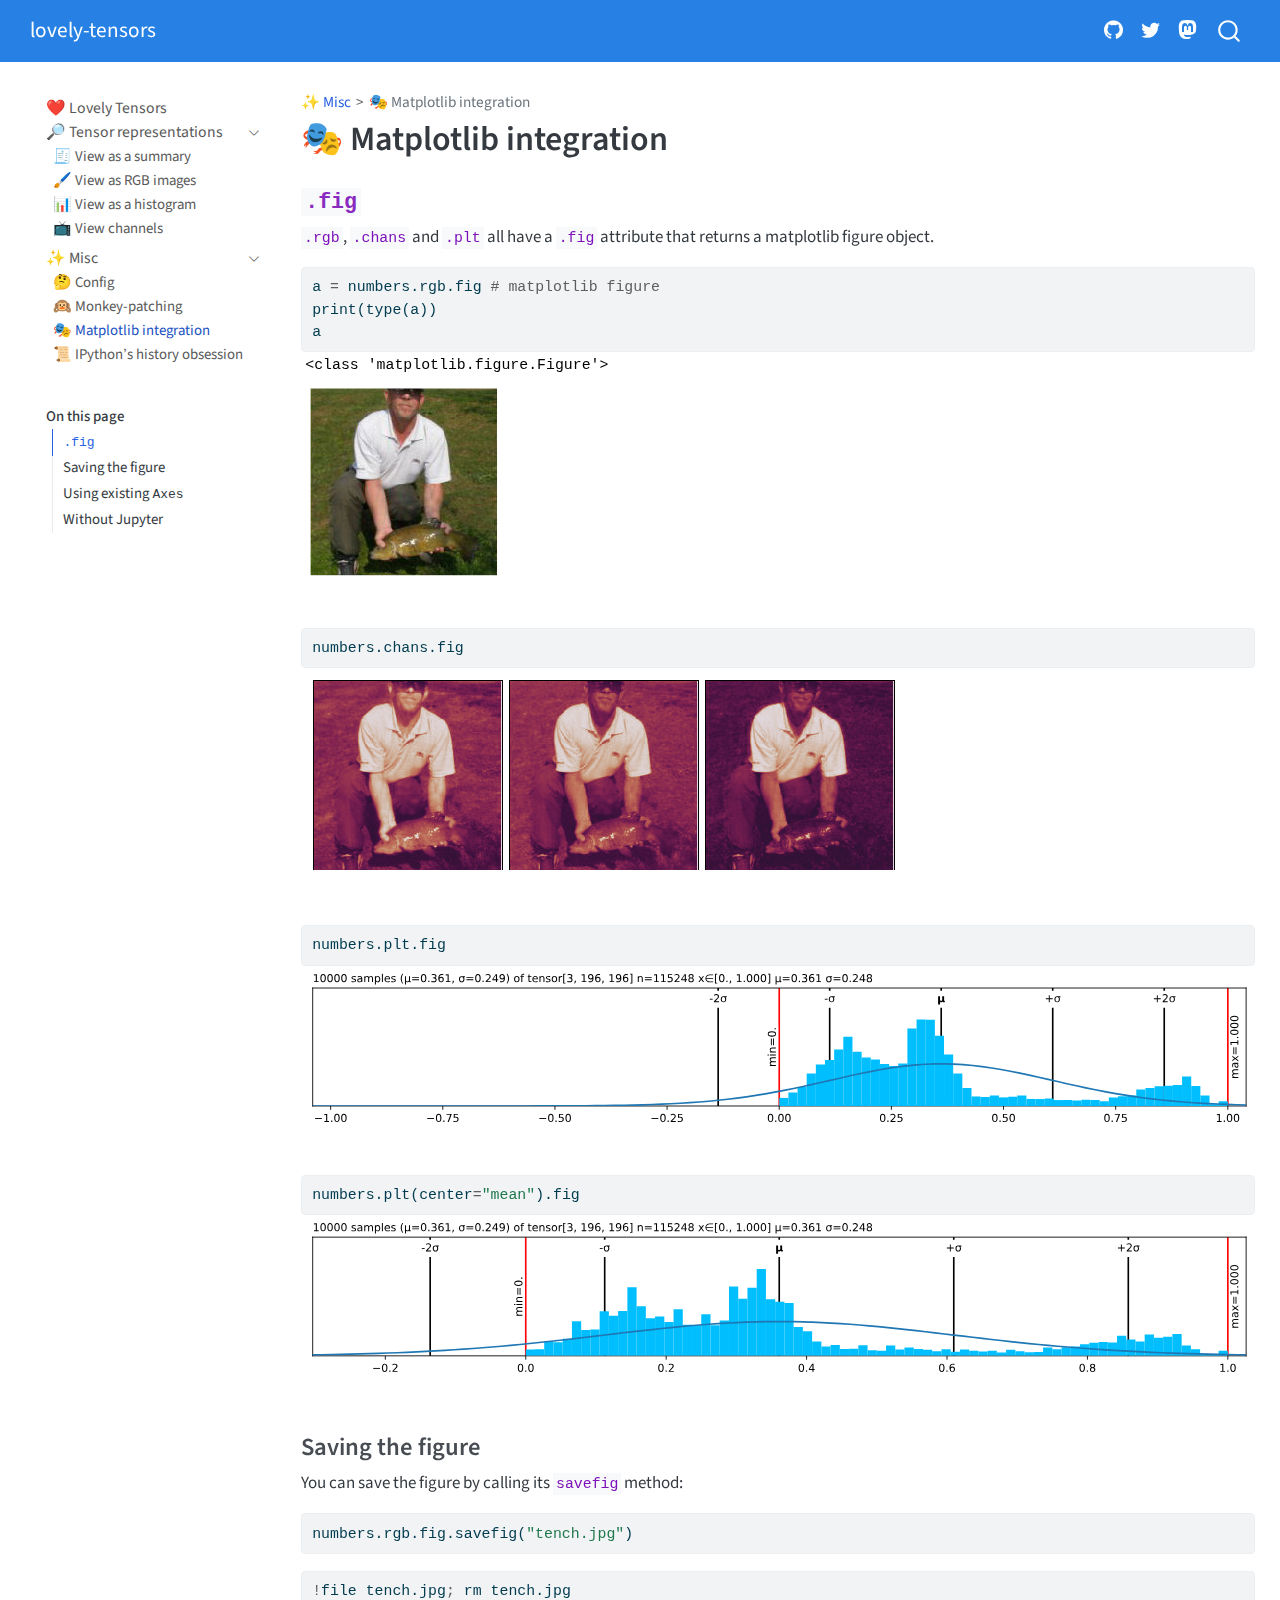
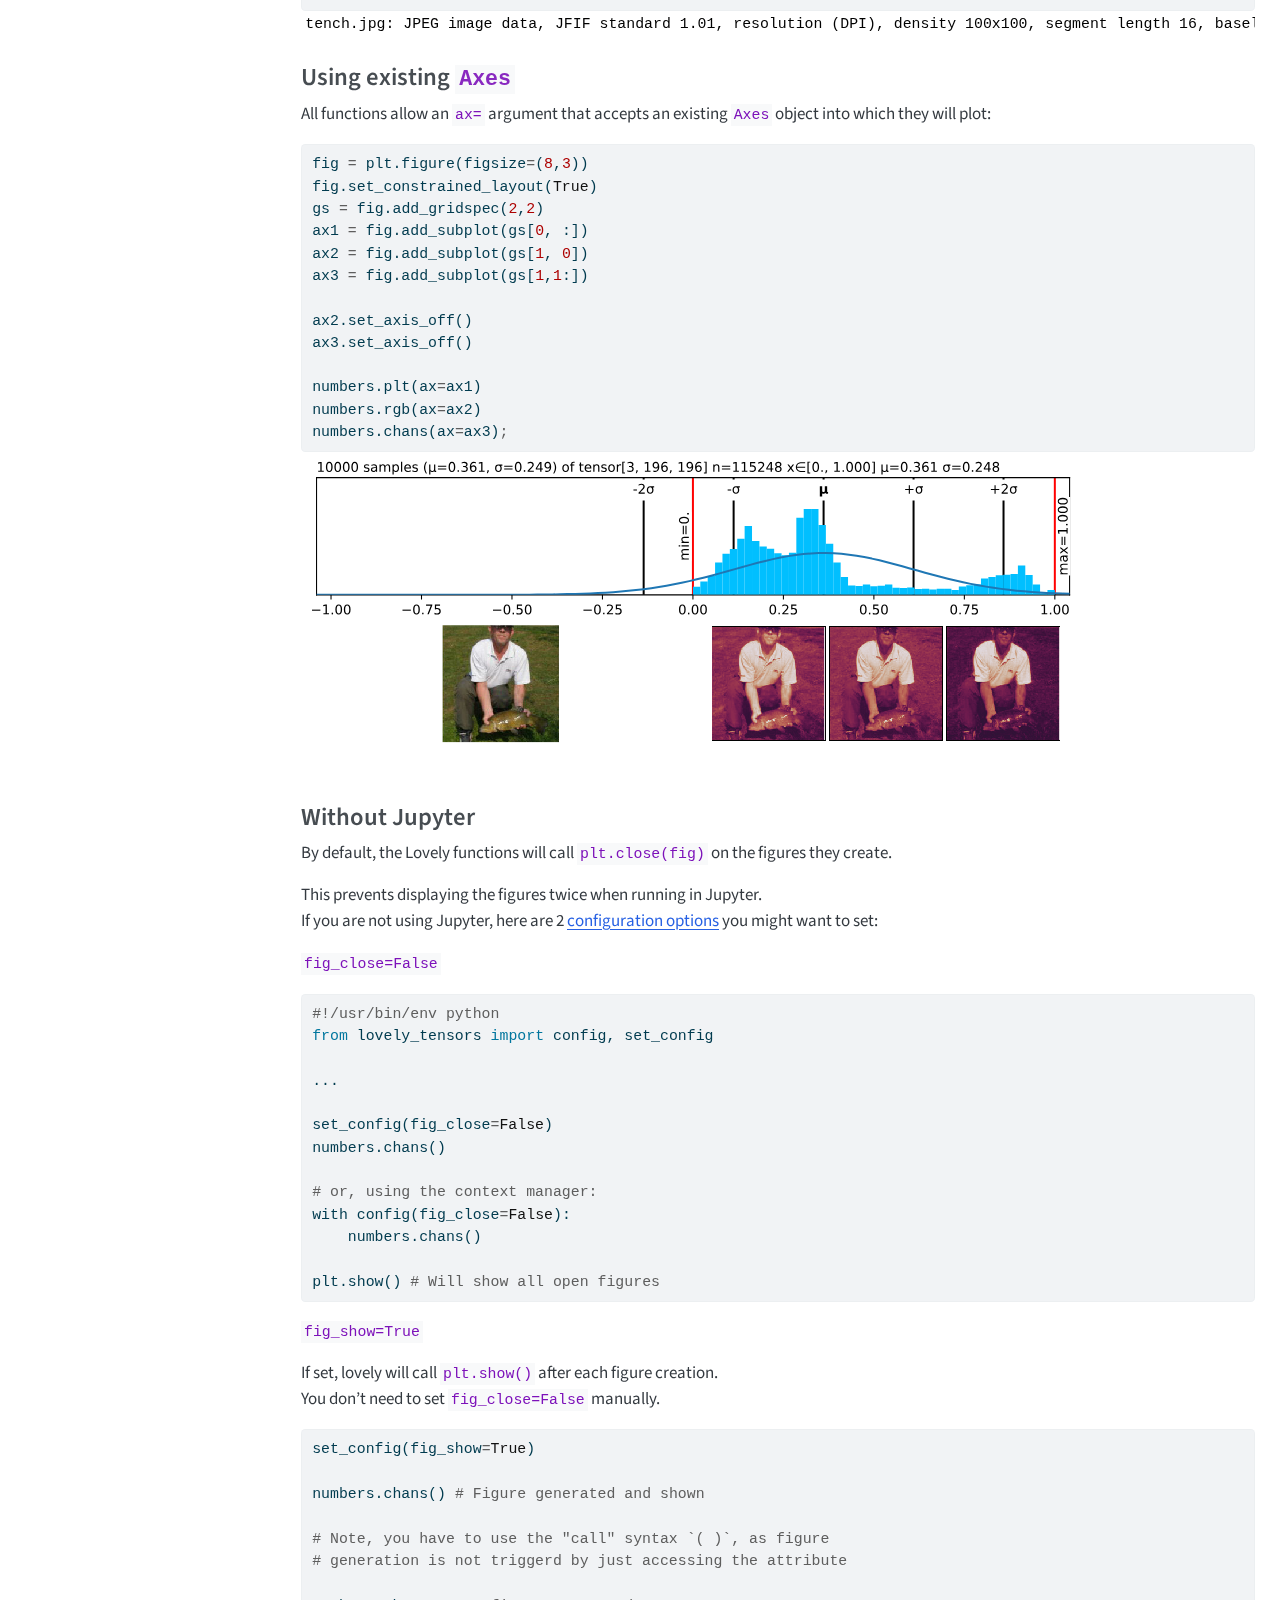
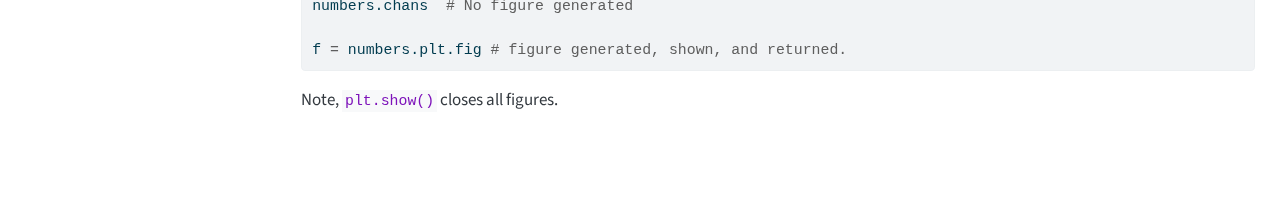
<file: matplotlib.html>
<!DOCTYPE html>
<html xmlns="http://www.w3.org/1999/xhtml" lang="en" xml:lang="en"><head>

<meta charset="utf-8">
<meta name="generator" content="quarto-1.5.54">

<meta name="viewport" content="width=device-width, initial-scale=1.0, user-scalable=yes">


<title>🎭 Matplotlib integration – lovely-tensors</title>
<style>
code{white-space: pre-wrap;}
span.smallcaps{font-variant: small-caps;}
div.columns{display: flex; gap: min(4vw, 1.5em);}
div.column{flex: auto; overflow-x: auto;}
div.hanging-indent{margin-left: 1.5em; text-indent: -1.5em;}
ul.task-list{list-style: none;}
ul.task-list li input[type="checkbox"] {
  width: 0.8em;
  margin: 0 0.8em 0.2em -1em; /* quarto-specific, see https://github.com/quarto-dev/quarto-cli/issues/4556 */ 
  vertical-align: middle;
}
/* CSS for syntax highlighting */
pre > code.sourceCode { white-space: pre; position: relative; }
pre > code.sourceCode > span { line-height: 1.25; }
pre > code.sourceCode > span:empty { height: 1.2em; }
.sourceCode { overflow: visible; }
code.sourceCode > span { color: inherit; text-decoration: inherit; }
div.sourceCode { margin: 1em 0; }
pre.sourceCode { margin: 0; }
@media screen {
div.sourceCode { overflow: auto; }
}
@media print {
pre > code.sourceCode { white-space: pre-wrap; }
pre > code.sourceCode > span { display: inline-block; text-indent: -5em; padding-left: 5em; }
}
pre.numberSource code
  { counter-reset: source-line 0; }
pre.numberSource code > span
  { position: relative; left: -4em; counter-increment: source-line; }
pre.numberSource code > span > a:first-child::before
  { content: counter(source-line);
    position: relative; left: -1em; text-align: right; vertical-align: baseline;
    border: none; display: inline-block;
    -webkit-touch-callout: none; -webkit-user-select: none;
    -khtml-user-select: none; -moz-user-select: none;
    -ms-user-select: none; user-select: none;
    padding: 0 4px; width: 4em;
  }
pre.numberSource { margin-left: 3em;  padding-left: 4px; }
div.sourceCode
  {   }
@media screen {
pre > code.sourceCode > span > a:first-child::before { text-decoration: underline; }
}
</style>


<script src="site_libs/quarto-nav/quarto-nav.js"></script>
<script src="site_libs/quarto-nav/headroom.min.js"></script>
<script src="site_libs/clipboard/clipboard.min.js"></script>
<script src="site_libs/quarto-search/autocomplete.umd.js"></script>
<script src="site_libs/quarto-search/fuse.min.js"></script>
<script src="site_libs/quarto-search/quarto-search.js"></script>
<meta name="quarto:offset" content="./">
<script src="site_libs/quarto-html/quarto.js"></script>
<script src="site_libs/quarto-html/popper.min.js"></script>
<script src="site_libs/quarto-html/tippy.umd.min.js"></script>
<script src="site_libs/quarto-html/anchor.min.js"></script>
<link href="site_libs/quarto-html/tippy.css" rel="stylesheet">
<link href="site_libs/quarto-html/quarto-syntax-highlighting.css" rel="stylesheet" id="quarto-text-highlighting-styles">
<script src="site_libs/bootstrap/bootstrap.min.js"></script>
<link href="site_libs/bootstrap/bootstrap-icons.css" rel="stylesheet">
<link href="site_libs/bootstrap/bootstrap.min.css" rel="stylesheet" id="quarto-bootstrap" data-mode="light">
<script id="quarto-search-options" type="application/json">{
  "location": "navbar",
  "copy-button": false,
  "collapse-after": 3,
  "panel-placement": "end",
  "type": "overlay",
  "limit": 50,
  "keyboard-shortcut": [
    "f",
    "/",
    "s"
  ],
  "show-item-context": false,
  "language": {
    "search-no-results-text": "No results",
    "search-matching-documents-text": "matching documents",
    "search-copy-link-title": "Copy link to search",
    "search-hide-matches-text": "Hide additional matches",
    "search-more-match-text": "more match in this document",
    "search-more-matches-text": "more matches in this document",
    "search-clear-button-title": "Clear",
    "search-text-placeholder": "",
    "search-detached-cancel-button-title": "Cancel",
    "search-submit-button-title": "Submit",
    "search-label": "Search"
  }
}</script>


<link rel="stylesheet" href="styles.css">
<meta property="og:title" content="🎭 Matplotlib integration – lovely-tensors">
<meta property="og:description" content="❤️ Lovely Tensors">
<meta property="og:site_name" content="lovely-tensors">
<meta name="twitter:title" content="🎭 Matplotlib integration – lovely-tensors">
<meta name="twitter:description" content="❤️ Lovely Tensors">
<meta name="twitter:creator" content="@xl0xl0xl0">
<meta name="twitter:card" content="summary">
</head>

<body class="nav-sidebar floating nav-fixed">

<div id="quarto-search-results"></div>
  <header id="quarto-header" class="headroom fixed-top">
    <nav class="navbar navbar-expand-lg " data-bs-theme="dark">
      <div class="navbar-container container-fluid">
      <div class="navbar-brand-container mx-auto">
    <a class="navbar-brand" href="./index.html">
    <span class="navbar-title">lovely-tensors</span>
    </a>
  </div>
            <div id="quarto-search" class="" title="Search"></div>
          <button class="navbar-toggler" type="button" data-bs-toggle="collapse" data-bs-target="#navbarCollapse" aria-controls="navbarCollapse" role="menu" aria-expanded="false" aria-label="Toggle navigation" onclick="if (window.quartoToggleHeadroom) { window.quartoToggleHeadroom(); }">
  <span class="navbar-toggler-icon"></span>
</button>
          <div class="collapse navbar-collapse" id="navbarCollapse">
            <ul class="navbar-nav navbar-nav-scroll ms-auto">
  <li class="nav-item compact">
    <a class="nav-link" href="http://github.com/xl0/lovely-tensors"> <i class="bi bi-github" role="img">
</i> 
<span class="menu-text"></span></a>
  </li>  
  <li class="nav-item compact">
    <a class="nav-link" href="https://twitter.com/xl0xl0xl0"> <i class="bi bi-twitter" role="img">
</i> 
<span class="menu-text"></span></a>
  </li>  
  <li class="nav-item compact">
    <a class="nav-link" href="https://sigmoid.social/@xl0"> <i class="bi bi-mastodon" role="img">
</i> 
<span class="menu-text"></span></a>
  </li>  
</ul>
          </div> <!-- /navcollapse -->
            <div class="quarto-navbar-tools">
</div>
      </div> <!-- /container-fluid -->
    </nav>
  <nav class="quarto-secondary-nav">
    <div class="container-fluid d-flex">
      <button type="button" class="quarto-btn-toggle btn" data-bs-toggle="collapse" role="button" data-bs-target=".quarto-sidebar-collapse-item" aria-controls="quarto-sidebar" aria-expanded="false" aria-label="Toggle sidebar navigation" onclick="if (window.quartoToggleHeadroom) { window.quartoToggleHeadroom(); }">
        <i class="bi bi-layout-text-sidebar-reverse"></i>
      </button>
        <nav class="quarto-page-breadcrumbs" aria-label="breadcrumb"><ol class="breadcrumb"><li class="breadcrumb-item"><a href="./utils.config.html">✨ Misc</a></li><li class="breadcrumb-item"><a href="./matplotlib.html">🎭 Matplotlib integration</a></li></ol></nav>
        <a class="flex-grow-1" role="navigation" data-bs-toggle="collapse" data-bs-target=".quarto-sidebar-collapse-item" aria-controls="quarto-sidebar" aria-expanded="false" aria-label="Toggle sidebar navigation" onclick="if (window.quartoToggleHeadroom) { window.quartoToggleHeadroom(); }">      
        </a>
    </div>
  </nav>
</header>
<!-- content -->
<div id="quarto-content" class="quarto-container page-columns page-rows-contents page-layout-full page-navbar">
<!-- sidebar -->
  <nav id="quarto-sidebar" class="sidebar collapse collapse-horizontal quarto-sidebar-collapse-item sidebar-navigation floating overflow-auto">
    <div class="sidebar-menu-container"> 
    <ul class="list-unstyled mt-1">
        <li class="sidebar-item">
  <div class="sidebar-item-container"> 
  <a href="./index.html" class="sidebar-item-text sidebar-link">
 <span class="menu-text">❤️ Lovely Tensors</span></a>
  </div>
</li>
        <li class="sidebar-item sidebar-item-section">
      <div class="sidebar-item-container"> 
            <a class="sidebar-item-text sidebar-link text-start" data-bs-toggle="collapse" data-bs-target="#quarto-sidebar-section-1" role="navigation" aria-expanded="true">
 <span class="menu-text">🔎 Tensor representations</span></a>
          <a class="sidebar-item-toggle text-start" data-bs-toggle="collapse" data-bs-target="#quarto-sidebar-section-1" role="navigation" aria-expanded="true" aria-label="Toggle section">
            <i class="bi bi-chevron-right ms-2"></i>
          </a> 
      </div>
      <ul id="quarto-sidebar-section-1" class="collapse list-unstyled sidebar-section depth1 show">  
          <li class="sidebar-item">
  <div class="sidebar-item-container"> 
  <a href="./repr_str.html" class="sidebar-item-text sidebar-link">
 <span class="menu-text">🧾 View as a summary</span></a>
  </div>
</li>
          <li class="sidebar-item">
  <div class="sidebar-item-container"> 
  <a href="./repr_rgb.html" class="sidebar-item-text sidebar-link">
 <span class="menu-text">🖌️ View as RGB images</span></a>
  </div>
</li>
          <li class="sidebar-item">
  <div class="sidebar-item-container"> 
  <a href="./repr_plt.html" class="sidebar-item-text sidebar-link">
 <span class="menu-text">📊 View as a histogram</span></a>
  </div>
</li>
          <li class="sidebar-item">
  <div class="sidebar-item-container"> 
  <a href="./repr_chans.html" class="sidebar-item-text sidebar-link">
 <span class="menu-text">📺 View channels</span></a>
  </div>
</li>
      </ul>
  </li>
        <li class="sidebar-item sidebar-item-section">
      <div class="sidebar-item-container"> 
            <a class="sidebar-item-text sidebar-link text-start" data-bs-toggle="collapse" data-bs-target="#quarto-sidebar-section-2" role="navigation" aria-expanded="true">
 <span class="menu-text">✨ Misc</span></a>
          <a class="sidebar-item-toggle text-start" data-bs-toggle="collapse" data-bs-target="#quarto-sidebar-section-2" role="navigation" aria-expanded="true" aria-label="Toggle section">
            <i class="bi bi-chevron-right ms-2"></i>
          </a> 
      </div>
      <ul id="quarto-sidebar-section-2" class="collapse list-unstyled sidebar-section depth1 show">  
          <li class="sidebar-item">
  <div class="sidebar-item-container"> 
  <a href="./utils.config.html" class="sidebar-item-text sidebar-link">
 <span class="menu-text">🤔 Config</span></a>
  </div>
</li>
          <li class="sidebar-item">
  <div class="sidebar-item-container"> 
  <a href="./patch.html" class="sidebar-item-text sidebar-link">
 <span class="menu-text">🙉 Monkey-patching</span></a>
  </div>
</li>
          <li class="sidebar-item">
  <div class="sidebar-item-container"> 
  <a href="./matplotlib.html" class="sidebar-item-text sidebar-link active">
 <span class="menu-text">🎭 Matplotlib integration</span></a>
  </div>
</li>
          <li class="sidebar-item">
  <div class="sidebar-item-container"> 
  <a href="./history.html" class="sidebar-item-text sidebar-link">
 <span class="menu-text">📜 IPython’s history obsession</span></a>
  </div>
</li>
      </ul>
  </li>
    </ul>
    </div>
    <nav id="TOC" role="doc-toc" class="toc-active">
    <h2 id="toc-title">On this page</h2>
   
  <ul>
  <li><a href="#fig" id="toc-fig" class="nav-link active" data-scroll-target="#fig"><code>.fig</code></a></li>
  <li><a href="#saving-the-figure" id="toc-saving-the-figure" class="nav-link" data-scroll-target="#saving-the-figure">Saving the figure</a></li>
  <li><a href="#using-existing-axes" id="toc-using-existing-axes" class="nav-link" data-scroll-target="#using-existing-axes">Using existing <code>Axes</code></a></li>
  <li><a href="#without-jupyter" id="toc-without-jupyter" class="nav-link" data-scroll-target="#without-jupyter">Without Jupyter</a></li>
  </ul>
</nav>
</nav>
<div id="quarto-sidebar-glass" class="quarto-sidebar-collapse-item" data-bs-toggle="collapse" data-bs-target=".quarto-sidebar-collapse-item"></div>
<!-- margin-sidebar -->
    <div id="quarto-margin-sidebar" class="sidebar margin-sidebar zindex-bottom">
    </div>
<!-- main -->
<main class="content column-page-right" id="quarto-document-content">

<header id="title-block-header" class="quarto-title-block default"><nav class="quarto-page-breadcrumbs quarto-title-breadcrumbs d-none d-lg-block" aria-label="breadcrumb"><ol class="breadcrumb"><li class="breadcrumb-item"><a href="./utils.config.html">✨ Misc</a></li><li class="breadcrumb-item"><a href="./matplotlib.html">🎭 Matplotlib integration</a></li></ol></nav>
<div class="quarto-title">
<h1 class="title">🎭 Matplotlib integration</h1>
</div>



<div class="quarto-title-meta column-page-right">

    
  
    
  </div>
  


</header>


<!-- WARNING: THIS FILE WAS AUTOGENERATED! DO NOT EDIT! -->
<section id="fig" class="level3">
<h3 class="anchored" data-anchor-id="fig"><code>.fig</code></h3>
<p><code>.rgb</code>, <code>.chans</code> and <code>.plt</code> all have a <code>.fig</code> attribute that returns a matplotlib figure object.</p>
<div id="cell-3" class="cell">
<div class="sourceCode cell-code" id="cb1"><pre class="sourceCode python code-with-copy"><code class="sourceCode python"><span id="cb1-1"><a href="#cb1-1" aria-hidden="true" tabindex="-1"></a>a <span class="op">=</span> numbers.rgb.fig <span class="co"># matplotlib figure</span></span>
<span id="cb1-2"><a href="#cb1-2" aria-hidden="true" tabindex="-1"></a><span class="bu">print</span>(<span class="bu">type</span>(a))</span>
<span id="cb1-3"><a href="#cb1-3" aria-hidden="true" tabindex="-1"></a>a</span></code><button title="Copy to Clipboard" class="code-copy-button"><i class="bi"></i></button></pre></div>
<div class="cell-output cell-output-stdout">
<pre><code>&lt;class 'matplotlib.figure.Figure'&gt;</code></pre>
</div>
<div class="cell-output cell-output-display">
<div>
<figure class="figure">
<p><img src="matplotlib_files/figure-html/cell-2-output-2.svg" class="img-fluid figure-img"></p>
</figure>
</div>
</div>
</div>
<div id="cell-4" class="cell">
<div class="sourceCode cell-code" id="cb3"><pre class="sourceCode python code-with-copy"><code class="sourceCode python"><span id="cb3-1"><a href="#cb3-1" aria-hidden="true" tabindex="-1"></a>numbers.chans.fig</span></code><button title="Copy to Clipboard" class="code-copy-button"><i class="bi"></i></button></pre></div>
<div class="cell-output cell-output-display">
<div>
<figure class="figure">
<p><img src="matplotlib_files/figure-html/cell-3-output-1.svg" class="img-fluid figure-img"></p>
</figure>
</div>
</div>
</div>
<div id="cell-5" class="cell">
<div class="sourceCode cell-code" id="cb4"><pre class="sourceCode python code-with-copy"><code class="sourceCode python"><span id="cb4-1"><a href="#cb4-1" aria-hidden="true" tabindex="-1"></a>numbers.plt.fig</span></code><button title="Copy to Clipboard" class="code-copy-button"><i class="bi"></i></button></pre></div>
<div class="cell-output cell-output-display">
<div>
<figure class="figure">
<p><img src="matplotlib_files/figure-html/cell-4-output-1.svg" class="img-fluid figure-img"></p>
</figure>
</div>
</div>
</div>
<div id="cell-6" class="cell">
<div class="sourceCode cell-code" id="cb5"><pre class="sourceCode python code-with-copy"><code class="sourceCode python"><span id="cb5-1"><a href="#cb5-1" aria-hidden="true" tabindex="-1"></a>numbers.plt(center<span class="op">=</span><span class="st">"mean"</span>).fig</span></code><button title="Copy to Clipboard" class="code-copy-button"><i class="bi"></i></button></pre></div>
<div class="cell-output cell-output-display">
<div>
<figure class="figure">
<p><img src="matplotlib_files/figure-html/cell-5-output-1.svg" class="img-fluid figure-img"></p>
</figure>
</div>
</div>
</div>
</section>
<section id="saving-the-figure" class="level3">
<h3 class="anchored" data-anchor-id="saving-the-figure">Saving the figure</h3>
<p>You can save the figure by calling its <code>savefig</code> method:</p>
<div id="cell-8" class="cell">
<div class="sourceCode cell-code" id="cb6"><pre class="sourceCode python code-with-copy"><code class="sourceCode python"><span id="cb6-1"><a href="#cb6-1" aria-hidden="true" tabindex="-1"></a>numbers.rgb.fig.savefig(<span class="st">"tench.jpg"</span>)</span></code><button title="Copy to Clipboard" class="code-copy-button"><i class="bi"></i></button></pre></div>
</div>
<div id="cell-9" class="cell">
<div class="sourceCode cell-code" id="cb7"><pre class="sourceCode python code-with-copy"><code class="sourceCode python"><span id="cb7-1"><a href="#cb7-1" aria-hidden="true" tabindex="-1"></a><span class="op">!</span><span class="bu">file</span> tench.jpg<span class="op">;</span> rm tench.jpg</span></code><button title="Copy to Clipboard" class="code-copy-button"><i class="bi"></i></button></pre></div>
<div class="cell-output cell-output-stdout">
<pre><code>tench.jpg: JPEG image data, JFIF standard 1.01, resolution (DPI), density 100x100, segment length 16, baseline, precision 8, 196x196, components 3</code></pre>
</div>
</div>
</section>
<section id="using-existing-axes" class="level3">
<h3 class="anchored" data-anchor-id="using-existing-axes">Using existing <code>Axes</code></h3>
<p>All functions allow an <code>ax=</code> argument that accepts an existing <code>Axes</code> object into which they will plot:</p>
<div id="cell-11" class="cell">
<div class="sourceCode cell-code" id="cb9"><pre class="sourceCode python code-with-copy"><code class="sourceCode python"><span id="cb9-1"><a href="#cb9-1" aria-hidden="true" tabindex="-1"></a>fig <span class="op">=</span> plt.figure(figsize<span class="op">=</span>(<span class="dv">8</span>,<span class="dv">3</span>))</span>
<span id="cb9-2"><a href="#cb9-2" aria-hidden="true" tabindex="-1"></a>fig.set_constrained_layout(<span class="va">True</span>)</span>
<span id="cb9-3"><a href="#cb9-3" aria-hidden="true" tabindex="-1"></a>gs <span class="op">=</span> fig.add_gridspec(<span class="dv">2</span>,<span class="dv">2</span>)</span>
<span id="cb9-4"><a href="#cb9-4" aria-hidden="true" tabindex="-1"></a>ax1 <span class="op">=</span> fig.add_subplot(gs[<span class="dv">0</span>, :])</span>
<span id="cb9-5"><a href="#cb9-5" aria-hidden="true" tabindex="-1"></a>ax2 <span class="op">=</span> fig.add_subplot(gs[<span class="dv">1</span>, <span class="dv">0</span>])</span>
<span id="cb9-6"><a href="#cb9-6" aria-hidden="true" tabindex="-1"></a>ax3 <span class="op">=</span> fig.add_subplot(gs[<span class="dv">1</span>,<span class="dv">1</span>:])</span>
<span id="cb9-7"><a href="#cb9-7" aria-hidden="true" tabindex="-1"></a></span>
<span id="cb9-8"><a href="#cb9-8" aria-hidden="true" tabindex="-1"></a>ax2.set_axis_off()</span>
<span id="cb9-9"><a href="#cb9-9" aria-hidden="true" tabindex="-1"></a>ax3.set_axis_off()</span>
<span id="cb9-10"><a href="#cb9-10" aria-hidden="true" tabindex="-1"></a></span>
<span id="cb9-11"><a href="#cb9-11" aria-hidden="true" tabindex="-1"></a>numbers.plt(ax<span class="op">=</span>ax1)</span>
<span id="cb9-12"><a href="#cb9-12" aria-hidden="true" tabindex="-1"></a>numbers.rgb(ax<span class="op">=</span>ax2)</span>
<span id="cb9-13"><a href="#cb9-13" aria-hidden="true" tabindex="-1"></a>numbers.chans(ax<span class="op">=</span>ax3)<span class="op">;</span></span></code><button title="Copy to Clipboard" class="code-copy-button"><i class="bi"></i></button></pre></div>
<div class="cell-output cell-output-display">
<div>
<figure class="figure">
<p><img src="matplotlib_files/figure-html/cell-8-output-1.svg" class="img-fluid figure-img"></p>
</figure>
</div>
</div>
</div>
</section>
<section id="without-jupyter" class="level3">
<h3 class="anchored" data-anchor-id="without-jupyter">Without Jupyter</h3>
<p>By default, the Lovely functions will call <code>plt.close(fig)</code> on the figures they create.</p>
<p>This prevents displaying the figures twice when running in Jupyter.<br>
If you are not using Jupyter, here are 2 <a href="utils.config.html">configuration options</a> you might want to set:</p>
<p><code>fig_close=False</code></p>
<div class="sourceCode" id="cb10"><pre class="sourceCode py code-with-copy"><code class="sourceCode python"><span id="cb10-1"><a href="#cb10-1" aria-hidden="true" tabindex="-1"></a><span class="co">#!/usr/bin/env python</span></span>
<span id="cb10-2"><a href="#cb10-2" aria-hidden="true" tabindex="-1"></a><span class="im">from</span> lovely_tensors <span class="im">import</span> config, set_config</span>
<span id="cb10-3"><a href="#cb10-3" aria-hidden="true" tabindex="-1"></a></span>
<span id="cb10-4"><a href="#cb10-4" aria-hidden="true" tabindex="-1"></a>...</span>
<span id="cb10-5"><a href="#cb10-5" aria-hidden="true" tabindex="-1"></a></span>
<span id="cb10-6"><a href="#cb10-6" aria-hidden="true" tabindex="-1"></a>set_config(fig_close<span class="op">=</span><span class="va">False</span>)</span>
<span id="cb10-7"><a href="#cb10-7" aria-hidden="true" tabindex="-1"></a>numbers.chans()</span>
<span id="cb10-8"><a href="#cb10-8" aria-hidden="true" tabindex="-1"></a></span>
<span id="cb10-9"><a href="#cb10-9" aria-hidden="true" tabindex="-1"></a><span class="co"># or, using the context manager:</span></span>
<span id="cb10-10"><a href="#cb10-10" aria-hidden="true" tabindex="-1"></a><span class="cf">with</span> config(fig_close<span class="op">=</span><span class="va">False</span>):</span>
<span id="cb10-11"><a href="#cb10-11" aria-hidden="true" tabindex="-1"></a>    numbers.chans()</span>
<span id="cb10-12"><a href="#cb10-12" aria-hidden="true" tabindex="-1"></a></span>
<span id="cb10-13"><a href="#cb10-13" aria-hidden="true" tabindex="-1"></a>plt.show() <span class="co"># Will show all open figures</span></span></code><button title="Copy to Clipboard" class="code-copy-button"><i class="bi"></i></button></pre></div>
<p><code>fig_show=True</code></p>
<p>If set, lovely will call <code>plt.show()</code> after each figure creation.<br>
You don’t need to set <code>fig_close=False</code> manually.</p>
<div class="sourceCode" id="cb11"><pre class="sourceCode py code-with-copy"><code class="sourceCode python"><span id="cb11-1"><a href="#cb11-1" aria-hidden="true" tabindex="-1"></a>set_config(fig_show<span class="op">=</span><span class="va">True</span>)</span>
<span id="cb11-2"><a href="#cb11-2" aria-hidden="true" tabindex="-1"></a></span>
<span id="cb11-3"><a href="#cb11-3" aria-hidden="true" tabindex="-1"></a>numbers.chans() <span class="co"># Figure generated and shown</span></span>
<span id="cb11-4"><a href="#cb11-4" aria-hidden="true" tabindex="-1"></a></span>
<span id="cb11-5"><a href="#cb11-5" aria-hidden="true" tabindex="-1"></a><span class="co"># Note, you have to use the "call" syntax `( )`, as figure</span></span>
<span id="cb11-6"><a href="#cb11-6" aria-hidden="true" tabindex="-1"></a><span class="co"># generation is not triggerd by just accessing the attribute</span></span>
<span id="cb11-7"><a href="#cb11-7" aria-hidden="true" tabindex="-1"></a></span>
<span id="cb11-8"><a href="#cb11-8" aria-hidden="true" tabindex="-1"></a>numbers.chans  <span class="co"># No figure generated</span></span>
<span id="cb11-9"><a href="#cb11-9" aria-hidden="true" tabindex="-1"></a></span>
<span id="cb11-10"><a href="#cb11-10" aria-hidden="true" tabindex="-1"></a>f <span class="op">=</span> numbers.plt.fig <span class="co"># figure generated, shown, and returned.</span></span></code><button title="Copy to Clipboard" class="code-copy-button"><i class="bi"></i></button></pre></div>
<p>Note, <code>plt.show()</code> closes all figures.</p>


</section>

</main> <!-- /main -->
<script id="quarto-html-after-body" type="application/javascript">
window.document.addEventListener("DOMContentLoaded", function (event) {
  const toggleBodyColorMode = (bsSheetEl) => {
    const mode = bsSheetEl.getAttribute("data-mode");
    const bodyEl = window.document.querySelector("body");
    if (mode === "dark") {
      bodyEl.classList.add("quarto-dark");
      bodyEl.classList.remove("quarto-light");
    } else {
      bodyEl.classList.add("quarto-light");
      bodyEl.classList.remove("quarto-dark");
    }
  }
  const toggleBodyColorPrimary = () => {
    const bsSheetEl = window.document.querySelector("link#quarto-bootstrap");
    if (bsSheetEl) {
      toggleBodyColorMode(bsSheetEl);
    }
  }
  toggleBodyColorPrimary();  
  const icon = "";
  const anchorJS = new window.AnchorJS();
  anchorJS.options = {
    placement: 'right',
    icon: icon
  };
  anchorJS.add('.anchored');
  const isCodeAnnotation = (el) => {
    for (const clz of el.classList) {
      if (clz.startsWith('code-annotation-')) {                     
        return true;
      }
    }
    return false;
  }
  const onCopySuccess = function(e) {
    // button target
    const button = e.trigger;
    // don't keep focus
    button.blur();
    // flash "checked"
    button.classList.add('code-copy-button-checked');
    var currentTitle = button.getAttribute("title");
    button.setAttribute("title", "Copied!");
    let tooltip;
    if (window.bootstrap) {
      button.setAttribute("data-bs-toggle", "tooltip");
      button.setAttribute("data-bs-placement", "left");
      button.setAttribute("data-bs-title", "Copied!");
      tooltip = new bootstrap.Tooltip(button, 
        { trigger: "manual", 
          customClass: "code-copy-button-tooltip",
          offset: [0, -8]});
      tooltip.show();    
    }
    setTimeout(function() {
      if (tooltip) {
        tooltip.hide();
        button.removeAttribute("data-bs-title");
        button.removeAttribute("data-bs-toggle");
        button.removeAttribute("data-bs-placement");
      }
      button.setAttribute("title", currentTitle);
      button.classList.remove('code-copy-button-checked');
    }, 1000);
    // clear code selection
    e.clearSelection();
  }
  const getTextToCopy = function(trigger) {
      const codeEl = trigger.previousElementSibling.cloneNode(true);
      for (const childEl of codeEl.children) {
        if (isCodeAnnotation(childEl)) {
          childEl.remove();
        }
      }
      return codeEl.innerText;
  }
  const clipboard = new window.ClipboardJS('.code-copy-button:not([data-in-quarto-modal])', {
    text: getTextToCopy
  });
  clipboard.on('success', onCopySuccess);
  if (window.document.getElementById('quarto-embedded-source-code-modal')) {
    // For code content inside modals, clipBoardJS needs to be initialized with a container option
    // TODO: Check when it could be a function (https://github.com/zenorocha/clipboard.js/issues/860)
    const clipboardModal = new window.ClipboardJS('.code-copy-button[data-in-quarto-modal]', {
      text: getTextToCopy,
      container: window.document.getElementById('quarto-embedded-source-code-modal')
    });
    clipboardModal.on('success', onCopySuccess);
  }
    var localhostRegex = new RegExp(/^(?:http|https):\/\/localhost\:?[0-9]*\//);
    var mailtoRegex = new RegExp(/^mailto:/);
      var filterRegex = new RegExp("https:\/\/xl0\.github\.io\/lovely-tensors");
    var isInternal = (href) => {
        return filterRegex.test(href) || localhostRegex.test(href) || mailtoRegex.test(href);
    }
    // Inspect non-navigation links and adorn them if external
 	var links = window.document.querySelectorAll('a[href]:not(.nav-link):not(.navbar-brand):not(.toc-action):not(.sidebar-link):not(.sidebar-item-toggle):not(.pagination-link):not(.no-external):not([aria-hidden]):not(.dropdown-item):not(.quarto-navigation-tool):not(.about-link)');
    for (var i=0; i<links.length; i++) {
      const link = links[i];
      if (!isInternal(link.href)) {
        // undo the damage that might have been done by quarto-nav.js in the case of
        // links that we want to consider external
        if (link.dataset.originalHref !== undefined) {
          link.href = link.dataset.originalHref;
        }
      }
    }
  function tippyHover(el, contentFn, onTriggerFn, onUntriggerFn) {
    const config = {
      allowHTML: true,
      maxWidth: 500,
      delay: 100,
      arrow: false,
      appendTo: function(el) {
          return el.parentElement;
      },
      interactive: true,
      interactiveBorder: 10,
      theme: 'quarto',
      placement: 'bottom-start',
    };
    if (contentFn) {
      config.content = contentFn;
    }
    if (onTriggerFn) {
      config.onTrigger = onTriggerFn;
    }
    if (onUntriggerFn) {
      config.onUntrigger = onUntriggerFn;
    }
    window.tippy(el, config); 
  }
  const noterefs = window.document.querySelectorAll('a[role="doc-noteref"]');
  for (var i=0; i<noterefs.length; i++) {
    const ref = noterefs[i];
    tippyHover(ref, function() {
      // use id or data attribute instead here
      let href = ref.getAttribute('data-footnote-href') || ref.getAttribute('href');
      try { href = new URL(href).hash; } catch {}
      const id = href.replace(/^#\/?/, "");
      const note = window.document.getElementById(id);
      if (note) {
        return note.innerHTML;
      } else {
        return "";
      }
    });
  }
  const xrefs = window.document.querySelectorAll('a.quarto-xref');
  const processXRef = (id, note) => {
    // Strip column container classes
    const stripColumnClz = (el) => {
      el.classList.remove("page-full", "page-columns");
      if (el.children) {
        for (const child of el.children) {
          stripColumnClz(child);
        }
      }
    }
    stripColumnClz(note)
    if (id === null || id.startsWith('sec-')) {
      // Special case sections, only their first couple elements
      const container = document.createElement("div");
      if (note.children && note.children.length > 2) {
        container.appendChild(note.children[0].cloneNode(true));
        for (let i = 1; i < note.children.length; i++) {
          const child = note.children[i];
          if (child.tagName === "P" && child.innerText === "") {
            continue;
          } else {
            container.appendChild(child.cloneNode(true));
            break;
          }
        }
        if (window.Quarto?.typesetMath) {
          window.Quarto.typesetMath(container);
        }
        return container.innerHTML
      } else {
        if (window.Quarto?.typesetMath) {
          window.Quarto.typesetMath(note);
        }
        return note.innerHTML;
      }
    } else {
      // Remove any anchor links if they are present
      const anchorLink = note.querySelector('a.anchorjs-link');
      if (anchorLink) {
        anchorLink.remove();
      }
      if (window.Quarto?.typesetMath) {
        window.Quarto.typesetMath(note);
      }
      // TODO in 1.5, we should make sure this works without a callout special case
      if (note.classList.contains("callout")) {
        return note.outerHTML;
      } else {
        return note.innerHTML;
      }
    }
  }
  for (var i=0; i<xrefs.length; i++) {
    const xref = xrefs[i];
    tippyHover(xref, undefined, function(instance) {
      instance.disable();
      let url = xref.getAttribute('href');
      let hash = undefined; 
      if (url.startsWith('#')) {
        hash = url;
      } else {
        try { hash = new URL(url).hash; } catch {}
      }
      if (hash) {
        const id = hash.replace(/^#\/?/, "");
        const note = window.document.getElementById(id);
        if (note !== null) {
          try {
            const html = processXRef(id, note.cloneNode(true));
            instance.setContent(html);
          } finally {
            instance.enable();
            instance.show();
          }
        } else {
          // See if we can fetch this
          fetch(url.split('#')[0])
          .then(res => res.text())
          .then(html => {
            const parser = new DOMParser();
            const htmlDoc = parser.parseFromString(html, "text/html");
            const note = htmlDoc.getElementById(id);
            if (note !== null) {
              const html = processXRef(id, note);
              instance.setContent(html);
            } 
          }).finally(() => {
            instance.enable();
            instance.show();
          });
        }
      } else {
        // See if we can fetch a full url (with no hash to target)
        // This is a special case and we should probably do some content thinning / targeting
        fetch(url)
        .then(res => res.text())
        .then(html => {
          const parser = new DOMParser();
          const htmlDoc = parser.parseFromString(html, "text/html");
          const note = htmlDoc.querySelector('main.content');
          if (note !== null) {
            // This should only happen for chapter cross references
            // (since there is no id in the URL)
            // remove the first header
            if (note.children.length > 0 && note.children[0].tagName === "HEADER") {
              note.children[0].remove();
            }
            const html = processXRef(null, note);
            instance.setContent(html);
          } 
        }).finally(() => {
          instance.enable();
          instance.show();
        });
      }
    }, function(instance) {
    });
  }
      let selectedAnnoteEl;
      const selectorForAnnotation = ( cell, annotation) => {
        let cellAttr = 'data-code-cell="' + cell + '"';
        let lineAttr = 'data-code-annotation="' +  annotation + '"';
        const selector = 'span[' + cellAttr + '][' + lineAttr + ']';
        return selector;
      }
      const selectCodeLines = (annoteEl) => {
        const doc = window.document;
        const targetCell = annoteEl.getAttribute("data-target-cell");
        const targetAnnotation = annoteEl.getAttribute("data-target-annotation");
        const annoteSpan = window.document.querySelector(selectorForAnnotation(targetCell, targetAnnotation));
        const lines = annoteSpan.getAttribute("data-code-lines").split(",");
        const lineIds = lines.map((line) => {
          return targetCell + "-" + line;
        })
        let top = null;
        let height = null;
        let parent = null;
        if (lineIds.length > 0) {
            //compute the position of the single el (top and bottom and make a div)
            const el = window.document.getElementById(lineIds[0]);
            top = el.offsetTop;
            height = el.offsetHeight;
            parent = el.parentElement.parentElement;
          if (lineIds.length > 1) {
            const lastEl = window.document.getElementById(lineIds[lineIds.length - 1]);
            const bottom = lastEl.offsetTop + lastEl.offsetHeight;
            height = bottom - top;
          }
          if (top !== null && height !== null && parent !== null) {
            // cook up a div (if necessary) and position it 
            let div = window.document.getElementById("code-annotation-line-highlight");
            if (div === null) {
              div = window.document.createElement("div");
              div.setAttribute("id", "code-annotation-line-highlight");
              div.style.position = 'absolute';
              parent.appendChild(div);
            }
            div.style.top = top - 2 + "px";
            div.style.height = height + 4 + "px";
            div.style.left = 0;
            let gutterDiv = window.document.getElementById("code-annotation-line-highlight-gutter");
            if (gutterDiv === null) {
              gutterDiv = window.document.createElement("div");
              gutterDiv.setAttribute("id", "code-annotation-line-highlight-gutter");
              gutterDiv.style.position = 'absolute';
              const codeCell = window.document.getElementById(targetCell);
              const gutter = codeCell.querySelector('.code-annotation-gutter');
              gutter.appendChild(gutterDiv);
            }
            gutterDiv.style.top = top - 2 + "px";
            gutterDiv.style.height = height + 4 + "px";
          }
          selectedAnnoteEl = annoteEl;
        }
      };
      const unselectCodeLines = () => {
        const elementsIds = ["code-annotation-line-highlight", "code-annotation-line-highlight-gutter"];
        elementsIds.forEach((elId) => {
          const div = window.document.getElementById(elId);
          if (div) {
            div.remove();
          }
        });
        selectedAnnoteEl = undefined;
      };
        // Handle positioning of the toggle
    window.addEventListener(
      "resize",
      throttle(() => {
        elRect = undefined;
        if (selectedAnnoteEl) {
          selectCodeLines(selectedAnnoteEl);
        }
      }, 10)
    );
    function throttle(fn, ms) {
    let throttle = false;
    let timer;
      return (...args) => {
        if(!throttle) { // first call gets through
            fn.apply(this, args);
            throttle = true;
        } else { // all the others get throttled
            if(timer) clearTimeout(timer); // cancel #2
            timer = setTimeout(() => {
              fn.apply(this, args);
              timer = throttle = false;
            }, ms);
        }
      };
    }
      // Attach click handler to the DT
      const annoteDls = window.document.querySelectorAll('dt[data-target-cell]');
      for (const annoteDlNode of annoteDls) {
        annoteDlNode.addEventListener('click', (event) => {
          const clickedEl = event.target;
          if (clickedEl !== selectedAnnoteEl) {
            unselectCodeLines();
            const activeEl = window.document.querySelector('dt[data-target-cell].code-annotation-active');
            if (activeEl) {
              activeEl.classList.remove('code-annotation-active');
            }
            selectCodeLines(clickedEl);
            clickedEl.classList.add('code-annotation-active');
          } else {
            // Unselect the line
            unselectCodeLines();
            clickedEl.classList.remove('code-annotation-active');
          }
        });
      }
  const findCites = (el) => {
    const parentEl = el.parentElement;
    if (parentEl) {
      const cites = parentEl.dataset.cites;
      if (cites) {
        return {
          el,
          cites: cites.split(' ')
        };
      } else {
        return findCites(el.parentElement)
      }
    } else {
      return undefined;
    }
  };
  var bibliorefs = window.document.querySelectorAll('a[role="doc-biblioref"]');
  for (var i=0; i<bibliorefs.length; i++) {
    const ref = bibliorefs[i];
    const citeInfo = findCites(ref);
    if (citeInfo) {
      tippyHover(citeInfo.el, function() {
        var popup = window.document.createElement('div');
        citeInfo.cites.forEach(function(cite) {
          var citeDiv = window.document.createElement('div');
          citeDiv.classList.add('hanging-indent');
          citeDiv.classList.add('csl-entry');
          var biblioDiv = window.document.getElementById('ref-' + cite);
          if (biblioDiv) {
            citeDiv.innerHTML = biblioDiv.innerHTML;
          }
          popup.appendChild(citeDiv);
        });
        return popup.innerHTML;
      });
    }
  }
});
</script>
</div> <!-- /content -->




</body></html>
</file>
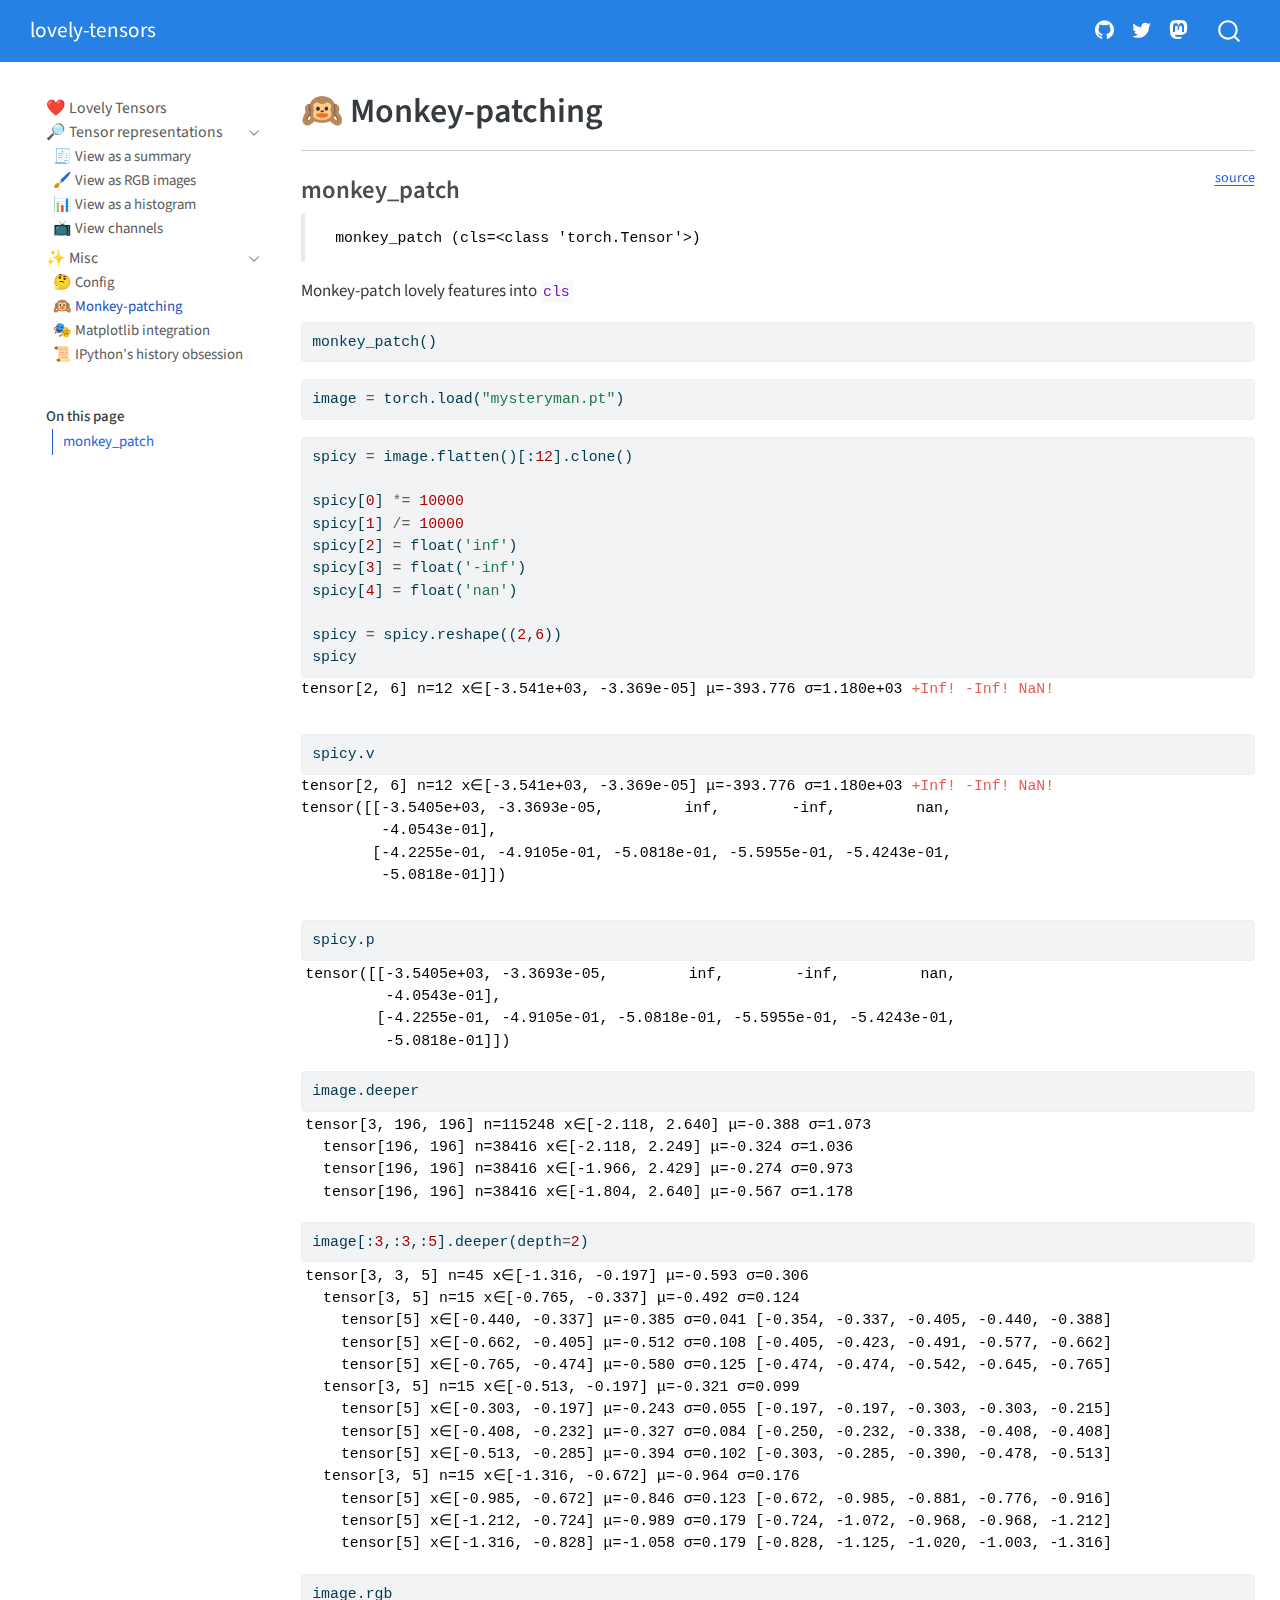
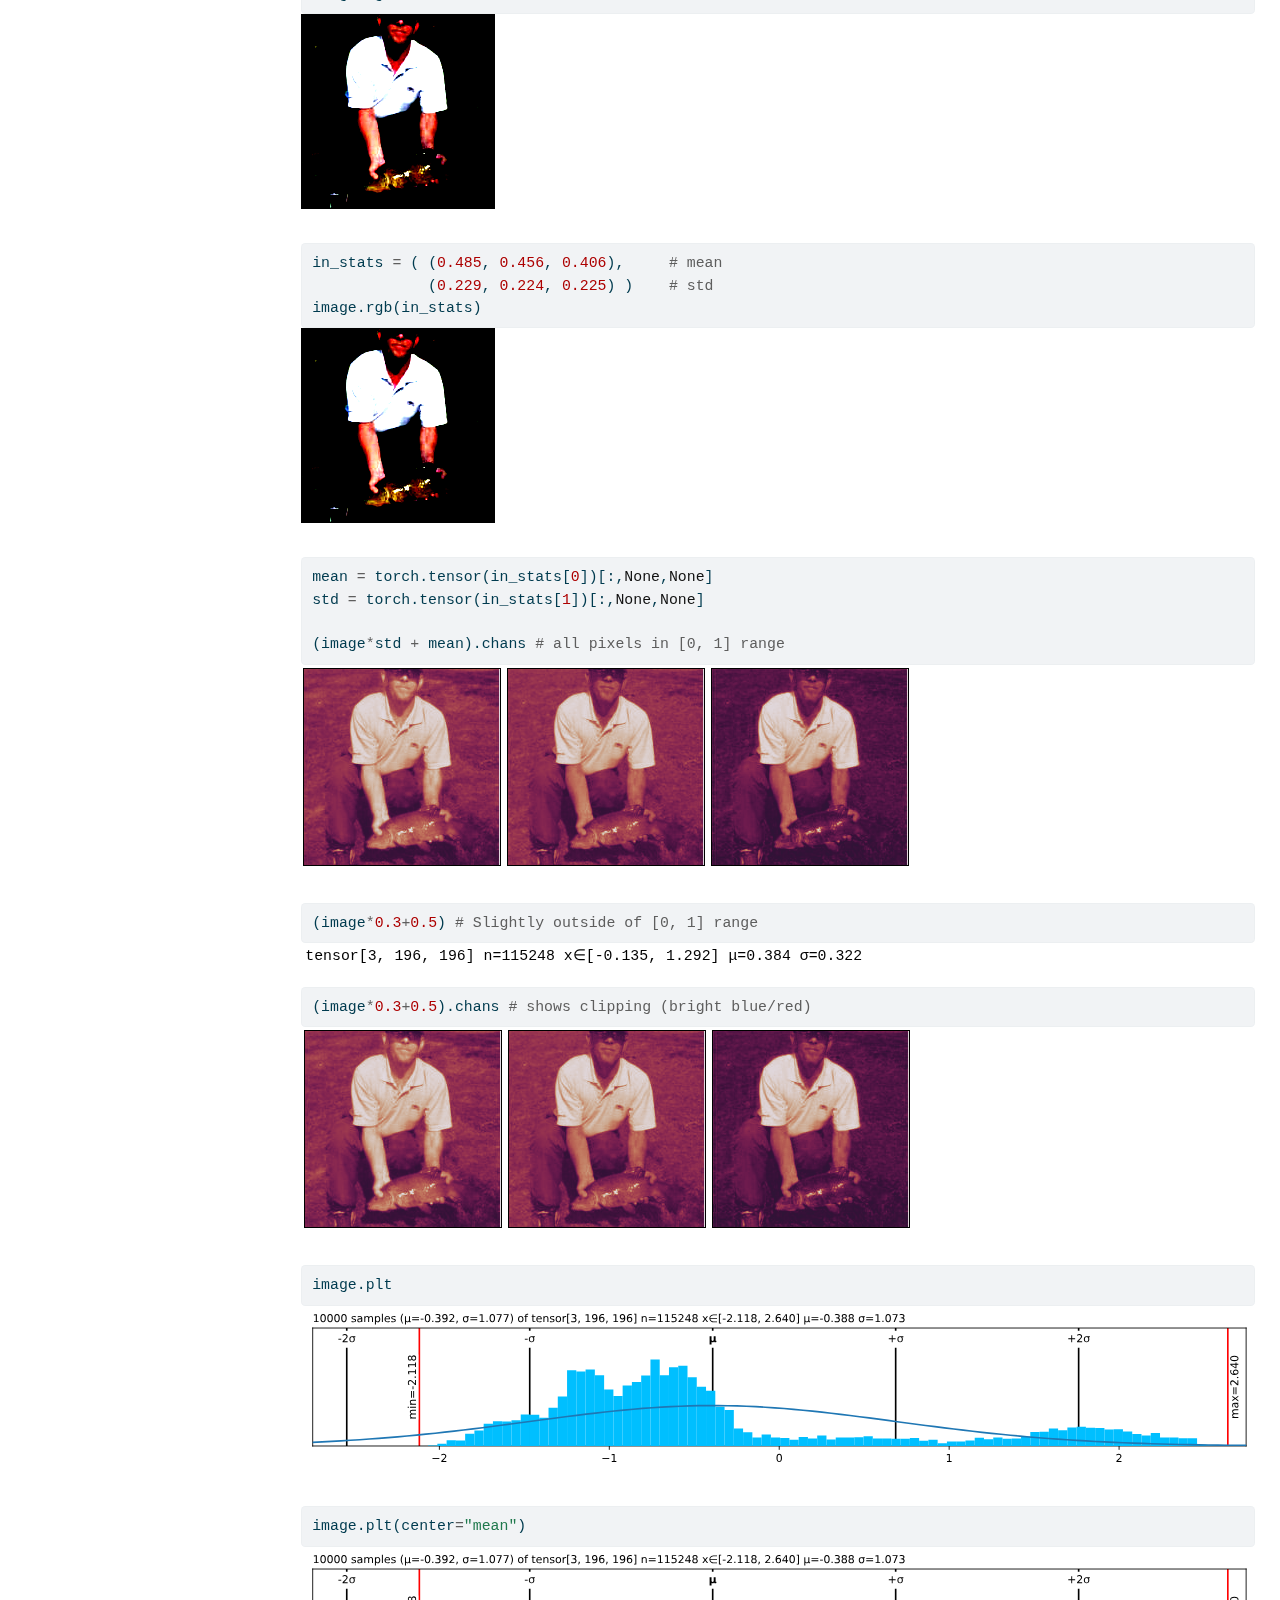
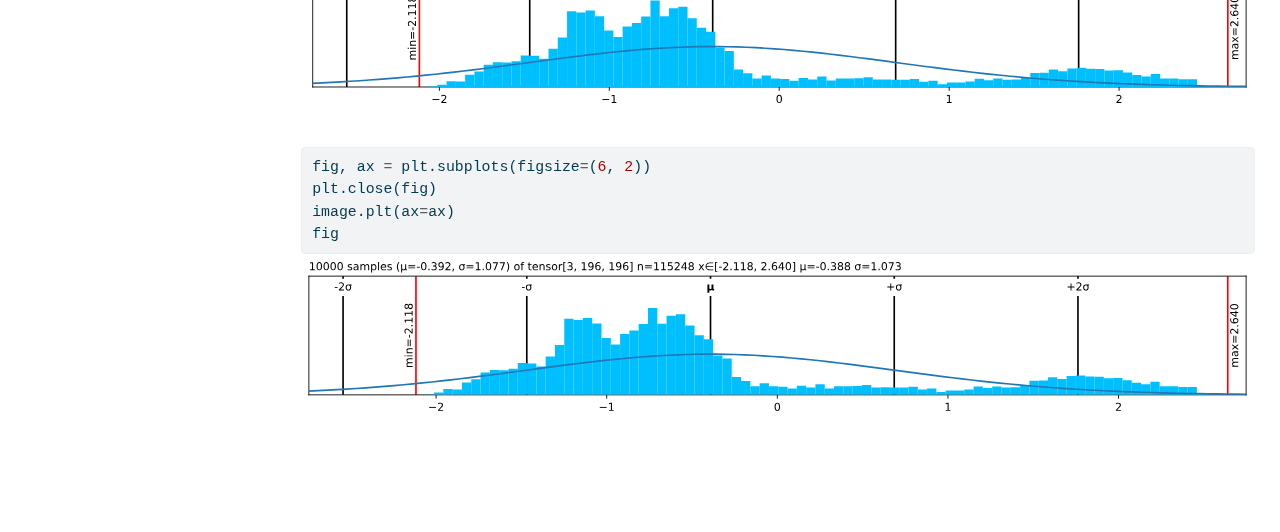
<file: patch.html>
<!DOCTYPE html>
<html xmlns="http://www.w3.org/1999/xhtml" lang="en" xml:lang="en"><head>

<meta charset="utf-8">
<meta name="generator" content="quarto-1.3.340">

<meta name="viewport" content="width=device-width, initial-scale=1.0, user-scalable=yes">


<title>lovely-tensors - 🙉 Monkey-patching</title>
<style>
code{white-space: pre-wrap;}
span.smallcaps{font-variant: small-caps;}
div.columns{display: flex; gap: min(4vw, 1.5em);}
div.column{flex: auto; overflow-x: auto;}
div.hanging-indent{margin-left: 1.5em; text-indent: -1.5em;}
ul.task-list{list-style: none;}
ul.task-list li input[type="checkbox"] {
  width: 0.8em;
  margin: 0 0.8em 0.2em -1em; /* quarto-specific, see https://github.com/quarto-dev/quarto-cli/issues/4556 */ 
  vertical-align: middle;
}
/* CSS for syntax highlighting */
pre > code.sourceCode { white-space: pre; position: relative; }
pre > code.sourceCode > span { display: inline-block; line-height: 1.25; }
pre > code.sourceCode > span:empty { height: 1.2em; }
.sourceCode { overflow: visible; }
code.sourceCode > span { color: inherit; text-decoration: inherit; }
div.sourceCode { margin: 1em 0; }
pre.sourceCode { margin: 0; }
@media screen {
div.sourceCode { overflow: auto; }
}
@media print {
pre > code.sourceCode { white-space: pre-wrap; }
pre > code.sourceCode > span { text-indent: -5em; padding-left: 5em; }
}
pre.numberSource code
  { counter-reset: source-line 0; }
pre.numberSource code > span
  { position: relative; left: -4em; counter-increment: source-line; }
pre.numberSource code > span > a:first-child::before
  { content: counter(source-line);
    position: relative; left: -1em; text-align: right; vertical-align: baseline;
    border: none; display: inline-block;
    -webkit-touch-callout: none; -webkit-user-select: none;
    -khtml-user-select: none; -moz-user-select: none;
    -ms-user-select: none; user-select: none;
    padding: 0 4px; width: 4em;
  }
pre.numberSource { margin-left: 3em;  padding-left: 4px; }
div.sourceCode
  {   }
@media screen {
pre > code.sourceCode > span > a:first-child::before { text-decoration: underline; }
}
</style>


<script src="site_libs/quarto-nav/quarto-nav.js"></script>
<script src="site_libs/quarto-nav/headroom.min.js"></script>
<script src="site_libs/clipboard/clipboard.min.js"></script>
<script src="site_libs/quarto-search/autocomplete.umd.js"></script>
<script src="site_libs/quarto-search/fuse.min.js"></script>
<script src="site_libs/quarto-search/quarto-search.js"></script>
<meta name="quarto:offset" content="./">
<script src="site_libs/quarto-html/quarto.js"></script>
<script src="site_libs/quarto-html/popper.min.js"></script>
<script src="site_libs/quarto-html/tippy.umd.min.js"></script>
<script src="site_libs/quarto-html/anchor.min.js"></script>
<link href="site_libs/quarto-html/tippy.css" rel="stylesheet">
<link href="site_libs/quarto-html/quarto-syntax-highlighting.css" rel="stylesheet" id="quarto-text-highlighting-styles">
<script src="site_libs/bootstrap/bootstrap.min.js"></script>
<link href="site_libs/bootstrap/bootstrap-icons.css" rel="stylesheet">
<link href="site_libs/bootstrap/bootstrap.min.css" rel="stylesheet" id="quarto-bootstrap" data-mode="light">
<script id="quarto-search-options" type="application/json">{
  "location": "navbar",
  "copy-button": false,
  "collapse-after": 3,
  "panel-placement": "end",
  "type": "overlay",
  "limit": 20,
  "language": {
    "search-no-results-text": "No results",
    "search-matching-documents-text": "matching documents",
    "search-copy-link-title": "Copy link to search",
    "search-hide-matches-text": "Hide additional matches",
    "search-more-match-text": "more match in this document",
    "search-more-matches-text": "more matches in this document",
    "search-clear-button-title": "Clear",
    "search-detached-cancel-button-title": "Cancel",
    "search-submit-button-title": "Submit"
  }
}</script>


<link rel="stylesheet" href="styles.css">
<meta property="og:title" content="lovely-tensors - 🙉 Monkey-patching">
<meta property="og:description" content="">
<meta property="og:image" content="https://xl0.github.io/lovely-tensors/10_patch_files/figure-html/cell-10-output-1.png">
<meta property="og:site-name" content="lovely-tensors">
<meta property="og:image:height" content="195">
<meta property="og:image:width" content="196">
<meta name="twitter:title" content="lovely-tensors - 🙉 Monkey-patching">
<meta name="twitter:description" content="">
<meta name="twitter:image" content="https://xl0.github.io/lovely-tensors/10_patch_files/figure-html/cell-10-output-1.png">
<meta name="twitter:creator" content="@xl0xl0xl0">
<meta name="twitter:image-height" content="195">
<meta name="twitter:image-width" content="196">
<meta name="twitter:card" content="summary_large_image">
</head>

<body class="nav-sidebar floating nav-fixed">

<div id="quarto-search-results"></div>
  <header id="quarto-header" class="headroom fixed-top">
    <nav class="navbar navbar-expand-lg navbar-dark ">
      <div class="navbar-container container-fluid">
      <div class="navbar-brand-container">
    <a class="navbar-brand" href="./index.html">
    <span class="navbar-title">lovely-tensors</span>
    </a>
  </div>
            <div id="quarto-search" class="" title="Search"></div>
          <button class="navbar-toggler" type="button" data-bs-toggle="collapse" data-bs-target="#navbarCollapse" aria-controls="navbarCollapse" aria-expanded="false" aria-label="Toggle navigation" onclick="if (window.quartoToggleHeadroom) { window.quartoToggleHeadroom(); }">
  <span class="navbar-toggler-icon"></span>
</button>
          <div class="collapse navbar-collapse" id="navbarCollapse">
            <ul class="navbar-nav navbar-nav-scroll ms-auto">
  <li class="nav-item compact">
    <a class="nav-link" href="http://github.com/xl0/lovely-tensors" rel="" target=""><i class="bi bi-github" role="img">
</i> 
 <span class="menu-text"></span></a>
  </li>  
  <li class="nav-item compact">
    <a class="nav-link" href="https://twitter.com/xl0xl0xl0" rel="" target=""><i class="bi bi-twitter" role="img">
</i> 
 <span class="menu-text"></span></a>
  </li>  
  <li class="nav-item compact">
    <a class="nav-link" href="https://sigmoid.social/@xl0" rel="" target=""><i class="bi bi-mastodon" role="img">
</i> 
 <span class="menu-text"></span></a>
  </li>  
</ul>
            <div class="quarto-navbar-tools">
</div>
          </div> <!-- /navcollapse -->
      </div> <!-- /container-fluid -->
    </nav>
  <nav class="quarto-secondary-nav">
    <div class="container-fluid d-flex">
      <button type="button" class="quarto-btn-toggle btn" data-bs-toggle="collapse" data-bs-target="#quarto-sidebar,#quarto-sidebar-glass" aria-controls="quarto-sidebar" aria-expanded="false" aria-label="Toggle sidebar navigation" onclick="if (window.quartoToggleHeadroom) { window.quartoToggleHeadroom(); }">
        <i class="bi bi-layout-text-sidebar-reverse"></i>
      </button>
      <nav class="quarto-page-breadcrumbs" aria-label="breadcrumb"><ol class="breadcrumb"><li class="breadcrumb-item"><a href="./utils.config.html">✨ Misc</a></li><li class="breadcrumb-item"><a href="./patch.html">🙉 Monkey-patching</a></li></ol></nav>
      <a class="flex-grow-1" role="button" data-bs-toggle="collapse" data-bs-target="#quarto-sidebar,#quarto-sidebar-glass" aria-controls="quarto-sidebar" aria-expanded="false" aria-label="Toggle sidebar navigation" onclick="if (window.quartoToggleHeadroom) { window.quartoToggleHeadroom(); }">      
      </a>
    </div>
  </nav>
</header>
<!-- content -->
<div id="quarto-content" class="quarto-container page-columns page-rows-contents page-layout-full page-navbar">
<!-- sidebar -->
  <nav id="quarto-sidebar" class="sidebar collapse collapse-horizontal sidebar-navigation floating overflow-auto">
    <div class="sidebar-menu-container"> 
    <ul class="list-unstyled mt-1">
        <li class="sidebar-item">
  <div class="sidebar-item-container"> 
  <a href="./index.html" class="sidebar-item-text sidebar-link">
 <span class="menu-text">❤️ Lovely Tensors</span></a>
  </div>
</li>
        <li class="sidebar-item sidebar-item-section">
      <div class="sidebar-item-container"> 
            <a class="sidebar-item-text sidebar-link text-start" data-bs-toggle="collapse" data-bs-target="#quarto-sidebar-section-1" aria-expanded="true">
 <span class="menu-text">🔎 Tensor representations</span></a>
          <a class="sidebar-item-toggle text-start" data-bs-toggle="collapse" data-bs-target="#quarto-sidebar-section-1" aria-expanded="true" aria-label="Toggle section">
            <i class="bi bi-chevron-right ms-2"></i>
          </a> 
      </div>
      <ul id="quarto-sidebar-section-1" class="collapse list-unstyled sidebar-section depth1 show">  
          <li class="sidebar-item">
  <div class="sidebar-item-container"> 
  <a href="./repr_str.html" class="sidebar-item-text sidebar-link">
 <span class="menu-text">🧾 View as a summary</span></a>
  </div>
</li>
          <li class="sidebar-item">
  <div class="sidebar-item-container"> 
  <a href="./repr_rgb.html" class="sidebar-item-text sidebar-link">
 <span class="menu-text">🖌️ View as RGB images</span></a>
  </div>
</li>
          <li class="sidebar-item">
  <div class="sidebar-item-container"> 
  <a href="./repr_plt.html" class="sidebar-item-text sidebar-link">
 <span class="menu-text">📊 View as a histogram</span></a>
  </div>
</li>
          <li class="sidebar-item">
  <div class="sidebar-item-container"> 
  <a href="./repr_chans.html" class="sidebar-item-text sidebar-link">
 <span class="menu-text">📺 View channels</span></a>
  </div>
</li>
      </ul>
  </li>
        <li class="sidebar-item sidebar-item-section">
      <div class="sidebar-item-container"> 
            <a class="sidebar-item-text sidebar-link text-start" data-bs-toggle="collapse" data-bs-target="#quarto-sidebar-section-2" aria-expanded="true">
 <span class="menu-text">✨ Misc</span></a>
          <a class="sidebar-item-toggle text-start" data-bs-toggle="collapse" data-bs-target="#quarto-sidebar-section-2" aria-expanded="true" aria-label="Toggle section">
            <i class="bi bi-chevron-right ms-2"></i>
          </a> 
      </div>
      <ul id="quarto-sidebar-section-2" class="collapse list-unstyled sidebar-section depth1 show">  
          <li class="sidebar-item">
  <div class="sidebar-item-container"> 
  <a href="./utils.config.html" class="sidebar-item-text sidebar-link">
 <span class="menu-text">🤔 Config</span></a>
  </div>
</li>
          <li class="sidebar-item">
  <div class="sidebar-item-container"> 
  <a href="./patch.html" class="sidebar-item-text sidebar-link active">
 <span class="menu-text">🙉 Monkey-patching</span></a>
  </div>
</li>
          <li class="sidebar-item">
  <div class="sidebar-item-container"> 
  <a href="./matplotlib.html" class="sidebar-item-text sidebar-link">
 <span class="menu-text">🎭 Matplotlib integration</span></a>
  </div>
</li>
          <li class="sidebar-item">
  <div class="sidebar-item-container"> 
  <a href="./history.html" class="sidebar-item-text sidebar-link">
 <span class="menu-text">📜 IPython’s history obsession</span></a>
  </div>
</li>
      </ul>
  </li>
    </ul>
    </div>
    <nav id="TOC" role="doc-toc" class="toc-active">
    <h2 id="toc-title">On this page</h2>
   
  <ul>
  <li><a href="#monkey_patch" id="toc-monkey_patch" class="nav-link active" data-scroll-target="#monkey_patch">monkey_patch</a></li>
  </ul>
</nav>
</nav>
<div id="quarto-sidebar-glass" data-bs-toggle="collapse" data-bs-target="#quarto-sidebar,#quarto-sidebar-glass"></div>
<!-- margin-sidebar -->
    <div id="quarto-margin-sidebar" class="sidebar margin-sidebar zindex-bottom">
    </div>
<!-- main -->
<main class="content column-page-right" id="quarto-document-content">

<header id="title-block-header" class="quarto-title-block default">
<div class="quarto-title">
<h1 class="title">🙉 Monkey-patching</h1>
</div>



<div class="quarto-title-meta">

    
  
    
  </div>
  

</header>

<!-- WARNING: THIS FILE WAS AUTOGENERATED! DO NOT EDIT! -->
<hr>
<p><a href="https://github.com/xl0/lovely-tensors/blob/master/lovely_tensors/patch.py#L19" target="_blank" style="float:right; font-size:smaller">source</a></p>
<section id="monkey_patch" class="level3">
<h3 class="anchored" data-anchor-id="monkey_patch">monkey_patch</h3>
<blockquote class="blockquote">
<pre><code> monkey_patch (cls=&lt;class 'torch.Tensor'&gt;)</code></pre>
</blockquote>
<p>Monkey-patch lovely features into <code>cls</code></p>
<div class="cell">
<div class="sourceCode cell-code" id="cb2"><pre class="sourceCode python code-with-copy"><code class="sourceCode python"><span id="cb2-1"><a href="#cb2-1" aria-hidden="true" tabindex="-1"></a>monkey_patch()</span></code><button title="Copy to Clipboard" class="code-copy-button"><i class="bi"></i></button></pre></div>
</div>
<div class="cell">
<div class="sourceCode cell-code" id="cb3"><pre class="sourceCode python code-with-copy"><code class="sourceCode python"><span id="cb3-1"><a href="#cb3-1" aria-hidden="true" tabindex="-1"></a>image <span class="op">=</span> torch.load(<span class="st">"mysteryman.pt"</span>)</span></code><button title="Copy to Clipboard" class="code-copy-button"><i class="bi"></i></button></pre></div>
</div>
<div class="cell">
<div class="sourceCode cell-code" id="cb4"><pre class="sourceCode python code-with-copy"><code class="sourceCode python"><span id="cb4-1"><a href="#cb4-1" aria-hidden="true" tabindex="-1"></a>spicy <span class="op">=</span> image.flatten()[:<span class="dv">12</span>].clone()</span>
<span id="cb4-2"><a href="#cb4-2" aria-hidden="true" tabindex="-1"></a></span>
<span id="cb4-3"><a href="#cb4-3" aria-hidden="true" tabindex="-1"></a>spicy[<span class="dv">0</span>] <span class="op">*=</span> <span class="dv">10000</span></span>
<span id="cb4-4"><a href="#cb4-4" aria-hidden="true" tabindex="-1"></a>spicy[<span class="dv">1</span>] <span class="op">/=</span> <span class="dv">10000</span></span>
<span id="cb4-5"><a href="#cb4-5" aria-hidden="true" tabindex="-1"></a>spicy[<span class="dv">2</span>] <span class="op">=</span> <span class="bu">float</span>(<span class="st">'inf'</span>)</span>
<span id="cb4-6"><a href="#cb4-6" aria-hidden="true" tabindex="-1"></a>spicy[<span class="dv">3</span>] <span class="op">=</span> <span class="bu">float</span>(<span class="st">'-inf'</span>)</span>
<span id="cb4-7"><a href="#cb4-7" aria-hidden="true" tabindex="-1"></a>spicy[<span class="dv">4</span>] <span class="op">=</span> <span class="bu">float</span>(<span class="st">'nan'</span>)</span>
<span id="cb4-8"><a href="#cb4-8" aria-hidden="true" tabindex="-1"></a></span>
<span id="cb4-9"><a href="#cb4-9" aria-hidden="true" tabindex="-1"></a>spicy <span class="op">=</span> spicy.reshape((<span class="dv">2</span>,<span class="dv">6</span>))</span>
<span id="cb4-10"><a href="#cb4-10" aria-hidden="true" tabindex="-1"></a>spicy</span></code><button title="Copy to Clipboard" class="code-copy-button"><i class="bi"></i></button></pre></div>
<div class="cell-output cell-output-display">
<div class="ansi-escaped-output">
<pre>tensor[2, 6] n=12 x∈[-3.541e+03, -3.369e-05] μ=-393.776 σ=1.180e+03 <span class="ansi-red-fg">+Inf!</span> <span class="ansi-red-fg">-Inf!</span> <span class="ansi-red-fg">NaN!</span></pre>
</div>
</div>
</div>
<div class="cell">
<div class="sourceCode cell-code" id="cb5"><pre class="sourceCode python code-with-copy"><code class="sourceCode python"><span id="cb5-1"><a href="#cb5-1" aria-hidden="true" tabindex="-1"></a>spicy.v</span></code><button title="Copy to Clipboard" class="code-copy-button"><i class="bi"></i></button></pre></div>
<div class="cell-output cell-output-display">
<div class="ansi-escaped-output">
<pre>tensor[2, 6] n=12 x∈[-3.541e+03, -3.369e-05] μ=-393.776 σ=1.180e+03 <span class="ansi-red-fg">+Inf!</span> <span class="ansi-red-fg">-Inf!</span> <span class="ansi-red-fg">NaN!</span>
tensor([[-3.5405e+03, -3.3693e-05,         inf,        -inf,         nan,
         -4.0543e-01],
        [-4.2255e-01, -4.9105e-01, -5.0818e-01, -5.5955e-01, -5.4243e-01,
         -5.0818e-01]])</pre>
</div>
</div>
</div>
<div class="cell">
<div class="sourceCode cell-code" id="cb6"><pre class="sourceCode python code-with-copy"><code class="sourceCode python"><span id="cb6-1"><a href="#cb6-1" aria-hidden="true" tabindex="-1"></a>spicy.p</span></code><button title="Copy to Clipboard" class="code-copy-button"><i class="bi"></i></button></pre></div>
<div class="cell-output cell-output-display">
<pre><code>tensor([[-3.5405e+03, -3.3693e-05,         inf,        -inf,         nan,
         -4.0543e-01],
        [-4.2255e-01, -4.9105e-01, -5.0818e-01, -5.5955e-01, -5.4243e-01,
         -5.0818e-01]])</code></pre>
</div>
</div>
<div class="cell">
<div class="sourceCode cell-code" id="cb8"><pre class="sourceCode python code-with-copy"><code class="sourceCode python"><span id="cb8-1"><a href="#cb8-1" aria-hidden="true" tabindex="-1"></a>image.deeper</span></code><button title="Copy to Clipboard" class="code-copy-button"><i class="bi"></i></button></pre></div>
<div class="cell-output cell-output-display">
<pre><code>tensor[3, 196, 196] n=115248 x∈[-2.118, 2.640] μ=-0.388 σ=1.073
  tensor[196, 196] n=38416 x∈[-2.118, 2.249] μ=-0.324 σ=1.036
  tensor[196, 196] n=38416 x∈[-1.966, 2.429] μ=-0.274 σ=0.973
  tensor[196, 196] n=38416 x∈[-1.804, 2.640] μ=-0.567 σ=1.178</code></pre>
</div>
</div>
<div class="cell">
<div class="sourceCode cell-code" id="cb10"><pre class="sourceCode python code-with-copy"><code class="sourceCode python"><span id="cb10-1"><a href="#cb10-1" aria-hidden="true" tabindex="-1"></a>image[:<span class="dv">3</span>,:<span class="dv">3</span>,:<span class="dv">5</span>].deeper(depth<span class="op">=</span><span class="dv">2</span>)</span></code><button title="Copy to Clipboard" class="code-copy-button"><i class="bi"></i></button></pre></div>
<div class="cell-output cell-output-display">
<pre><code>tensor[3, 3, 5] n=45 x∈[-1.316, -0.197] μ=-0.593 σ=0.306
  tensor[3, 5] n=15 x∈[-0.765, -0.337] μ=-0.492 σ=0.124
    tensor[5] x∈[-0.440, -0.337] μ=-0.385 σ=0.041 [-0.354, -0.337, -0.405, -0.440, -0.388]
    tensor[5] x∈[-0.662, -0.405] μ=-0.512 σ=0.108 [-0.405, -0.423, -0.491, -0.577, -0.662]
    tensor[5] x∈[-0.765, -0.474] μ=-0.580 σ=0.125 [-0.474, -0.474, -0.542, -0.645, -0.765]
  tensor[3, 5] n=15 x∈[-0.513, -0.197] μ=-0.321 σ=0.099
    tensor[5] x∈[-0.303, -0.197] μ=-0.243 σ=0.055 [-0.197, -0.197, -0.303, -0.303, -0.215]
    tensor[5] x∈[-0.408, -0.232] μ=-0.327 σ=0.084 [-0.250, -0.232, -0.338, -0.408, -0.408]
    tensor[5] x∈[-0.513, -0.285] μ=-0.394 σ=0.102 [-0.303, -0.285, -0.390, -0.478, -0.513]
  tensor[3, 5] n=15 x∈[-1.316, -0.672] μ=-0.964 σ=0.176
    tensor[5] x∈[-0.985, -0.672] μ=-0.846 σ=0.123 [-0.672, -0.985, -0.881, -0.776, -0.916]
    tensor[5] x∈[-1.212, -0.724] μ=-0.989 σ=0.179 [-0.724, -1.072, -0.968, -0.968, -1.212]
    tensor[5] x∈[-1.316, -0.828] μ=-1.058 σ=0.179 [-0.828, -1.125, -1.020, -1.003, -1.316]</code></pre>
</div>
</div>
<div class="cell">
<div class="sourceCode cell-code" id="cb12"><pre class="sourceCode python code-with-copy"><code class="sourceCode python"><span id="cb12-1"><a href="#cb12-1" aria-hidden="true" tabindex="-1"></a>image.rgb</span></code><button title="Copy to Clipboard" class="code-copy-button"><i class="bi"></i></button></pre></div>
<div class="cell-output cell-output-display">
<p><img src="10_patch_files/figure-html/cell-10-output-1.png" class="img-fluid"></p>
</div>
</div>
<div class="cell">
<div class="sourceCode cell-code" id="cb13"><pre class="sourceCode python code-with-copy"><code class="sourceCode python"><span id="cb13-1"><a href="#cb13-1" aria-hidden="true" tabindex="-1"></a>in_stats <span class="op">=</span> ( (<span class="fl">0.485</span>, <span class="fl">0.456</span>, <span class="fl">0.406</span>),     <span class="co"># mean</span></span>
<span id="cb13-2"><a href="#cb13-2" aria-hidden="true" tabindex="-1"></a>             (<span class="fl">0.229</span>, <span class="fl">0.224</span>, <span class="fl">0.225</span>) )    <span class="co"># std</span></span>
<span id="cb13-3"><a href="#cb13-3" aria-hidden="true" tabindex="-1"></a>image.rgb(in_stats)</span></code><button title="Copy to Clipboard" class="code-copy-button"><i class="bi"></i></button></pre></div>
<div class="cell-output cell-output-display">
<p><img src="10_patch_files/figure-html/cell-11-output-1.png" class="img-fluid"></p>
</div>
</div>
<div class="cell">
<div class="sourceCode cell-code" id="cb14"><pre class="sourceCode python code-with-copy"><code class="sourceCode python"><span id="cb14-1"><a href="#cb14-1" aria-hidden="true" tabindex="-1"></a>mean <span class="op">=</span> torch.tensor(in_stats[<span class="dv">0</span>])[:,<span class="va">None</span>,<span class="va">None</span>]</span>
<span id="cb14-2"><a href="#cb14-2" aria-hidden="true" tabindex="-1"></a>std <span class="op">=</span> torch.tensor(in_stats[<span class="dv">1</span>])[:,<span class="va">None</span>,<span class="va">None</span>]</span>
<span id="cb14-3"><a href="#cb14-3" aria-hidden="true" tabindex="-1"></a></span>
<span id="cb14-4"><a href="#cb14-4" aria-hidden="true" tabindex="-1"></a>(image<span class="op">*</span>std <span class="op">+</span> mean).chans <span class="co"># all pixels in [0, 1] range</span></span></code><button title="Copy to Clipboard" class="code-copy-button"><i class="bi"></i></button></pre></div>
<div class="cell-output cell-output-display">
<p><img src="10_patch_files/figure-html/cell-12-output-1.png" class="img-fluid"></p>
</div>
</div>
<div class="cell">
<div class="sourceCode cell-code" id="cb15"><pre class="sourceCode python code-with-copy"><code class="sourceCode python"><span id="cb15-1"><a href="#cb15-1" aria-hidden="true" tabindex="-1"></a>(image<span class="op">*</span><span class="fl">0.3</span><span class="op">+</span><span class="fl">0.5</span>) <span class="co"># Slightly outside of [0, 1] range</span></span></code><button title="Copy to Clipboard" class="code-copy-button"><i class="bi"></i></button></pre></div>
<div class="cell-output cell-output-display">
<pre><code>tensor[3, 196, 196] n=115248 x∈[-0.135, 1.292] μ=0.384 σ=0.322</code></pre>
</div>
</div>
<div class="cell">
<div class="sourceCode cell-code" id="cb17"><pre class="sourceCode python code-with-copy"><code class="sourceCode python"><span id="cb17-1"><a href="#cb17-1" aria-hidden="true" tabindex="-1"></a>(image<span class="op">*</span><span class="fl">0.3</span><span class="op">+</span><span class="fl">0.5</span>).chans <span class="co"># shows clipping (bright blue/red)</span></span></code><button title="Copy to Clipboard" class="code-copy-button"><i class="bi"></i></button></pre></div>
<div class="cell-output cell-output-display">
<p><img src="10_patch_files/figure-html/cell-14-output-1.png" class="img-fluid"></p>
</div>
</div>
<div class="cell">
<div class="sourceCode cell-code" id="cb18"><pre class="sourceCode python code-with-copy"><code class="sourceCode python"><span id="cb18-1"><a href="#cb18-1" aria-hidden="true" tabindex="-1"></a>image.plt</span></code><button title="Copy to Clipboard" class="code-copy-button"><i class="bi"></i></button></pre></div>
<div class="cell-output cell-output-display">
<p><img src="10_patch_files/figure-html/cell-15-output-1.svg" class="img-fluid"></p>
</div>
</div>
<div class="cell">
<div class="sourceCode cell-code" id="cb19"><pre class="sourceCode python code-with-copy"><code class="sourceCode python"><span id="cb19-1"><a href="#cb19-1" aria-hidden="true" tabindex="-1"></a>image.plt(center<span class="op">=</span><span class="st">"mean"</span>)</span></code><button title="Copy to Clipboard" class="code-copy-button"><i class="bi"></i></button></pre></div>
<div class="cell-output cell-output-display">
<p><img src="10_patch_files/figure-html/cell-16-output-1.svg" class="img-fluid"></p>
</div>
</div>
<div class="cell">
<div class="sourceCode cell-code" id="cb20"><pre class="sourceCode python code-with-copy"><code class="sourceCode python"><span id="cb20-1"><a href="#cb20-1" aria-hidden="true" tabindex="-1"></a>fig, ax <span class="op">=</span> plt.subplots(figsize<span class="op">=</span>(<span class="dv">6</span>, <span class="dv">2</span>))</span>
<span id="cb20-2"><a href="#cb20-2" aria-hidden="true" tabindex="-1"></a>plt.close(fig)</span>
<span id="cb20-3"><a href="#cb20-3" aria-hidden="true" tabindex="-1"></a>image.plt(ax<span class="op">=</span>ax)</span>
<span id="cb20-4"><a href="#cb20-4" aria-hidden="true" tabindex="-1"></a>fig</span></code><button title="Copy to Clipboard" class="code-copy-button"><i class="bi"></i></button></pre></div>
<div class="cell-output cell-output-display">
<p><img src="10_patch_files/figure-html/cell-17-output-1.svg" class="img-fluid"></p>
</div>
</div>


</section>

</main> <!-- /main -->
<script id="quarto-html-after-body" type="application/javascript">
window.document.addEventListener("DOMContentLoaded", function (event) {
  const toggleBodyColorMode = (bsSheetEl) => {
    const mode = bsSheetEl.getAttribute("data-mode");
    const bodyEl = window.document.querySelector("body");
    if (mode === "dark") {
      bodyEl.classList.add("quarto-dark");
      bodyEl.classList.remove("quarto-light");
    } else {
      bodyEl.classList.add("quarto-light");
      bodyEl.classList.remove("quarto-dark");
    }
  }
  const toggleBodyColorPrimary = () => {
    const bsSheetEl = window.document.querySelector("link#quarto-bootstrap");
    if (bsSheetEl) {
      toggleBodyColorMode(bsSheetEl);
    }
  }
  toggleBodyColorPrimary();  
  const icon = "";
  const anchorJS = new window.AnchorJS();
  anchorJS.options = {
    placement: 'right',
    icon: icon
  };
  anchorJS.add('.anchored');
  const isCodeAnnotation = (el) => {
    for (const clz of el.classList) {
      if (clz.startsWith('code-annotation-')) {                     
        return true;
      }
    }
    return false;
  }
  const clipboard = new window.ClipboardJS('.code-copy-button', {
    text: function(trigger) {
      const codeEl = trigger.previousElementSibling.cloneNode(true);
      for (const childEl of codeEl.children) {
        if (isCodeAnnotation(childEl)) {
          childEl.remove();
        }
      }
      return codeEl.innerText;
    }
  });
  clipboard.on('success', function(e) {
    // button target
    const button = e.trigger;
    // don't keep focus
    button.blur();
    // flash "checked"
    button.classList.add('code-copy-button-checked');
    var currentTitle = button.getAttribute("title");
    button.setAttribute("title", "Copied!");
    let tooltip;
    if (window.bootstrap) {
      button.setAttribute("data-bs-toggle", "tooltip");
      button.setAttribute("data-bs-placement", "left");
      button.setAttribute("data-bs-title", "Copied!");
      tooltip = new bootstrap.Tooltip(button, 
        { trigger: "manual", 
          customClass: "code-copy-button-tooltip",
          offset: [0, -8]});
      tooltip.show();    
    }
    setTimeout(function() {
      if (tooltip) {
        tooltip.hide();
        button.removeAttribute("data-bs-title");
        button.removeAttribute("data-bs-toggle");
        button.removeAttribute("data-bs-placement");
      }
      button.setAttribute("title", currentTitle);
      button.classList.remove('code-copy-button-checked');
    }, 1000);
    // clear code selection
    e.clearSelection();
  });
  function tippyHover(el, contentFn) {
    const config = {
      allowHTML: true,
      content: contentFn,
      maxWidth: 500,
      delay: 100,
      arrow: false,
      appendTo: function(el) {
          return el.parentElement;
      },
      interactive: true,
      interactiveBorder: 10,
      theme: 'quarto',
      placement: 'bottom-start'
    };
    window.tippy(el, config); 
  }
  const noterefs = window.document.querySelectorAll('a[role="doc-noteref"]');
  for (var i=0; i<noterefs.length; i++) {
    const ref = noterefs[i];
    tippyHover(ref, function() {
      // use id or data attribute instead here
      let href = ref.getAttribute('data-footnote-href') || ref.getAttribute('href');
      try { href = new URL(href).hash; } catch {}
      const id = href.replace(/^#\/?/, "");
      const note = window.document.getElementById(id);
      return note.innerHTML;
    });
  }
      let selectedAnnoteEl;
      const selectorForAnnotation = ( cell, annotation) => {
        let cellAttr = 'data-code-cell="' + cell + '"';
        let lineAttr = 'data-code-annotation="' +  annotation + '"';
        const selector = 'span[' + cellAttr + '][' + lineAttr + ']';
        return selector;
      }
      const selectCodeLines = (annoteEl) => {
        const doc = window.document;
        const targetCell = annoteEl.getAttribute("data-target-cell");
        const targetAnnotation = annoteEl.getAttribute("data-target-annotation");
        const annoteSpan = window.document.querySelector(selectorForAnnotation(targetCell, targetAnnotation));
        const lines = annoteSpan.getAttribute("data-code-lines").split(",");
        const lineIds = lines.map((line) => {
          return targetCell + "-" + line;
        })
        let top = null;
        let height = null;
        let parent = null;
        if (lineIds.length > 0) {
            //compute the position of the single el (top and bottom and make a div)
            const el = window.document.getElementById(lineIds[0]);
            top = el.offsetTop;
            height = el.offsetHeight;
            parent = el.parentElement.parentElement;
          if (lineIds.length > 1) {
            const lastEl = window.document.getElementById(lineIds[lineIds.length - 1]);
            const bottom = lastEl.offsetTop + lastEl.offsetHeight;
            height = bottom - top;
          }
          if (top !== null && height !== null && parent !== null) {
            // cook up a div (if necessary) and position it 
            let div = window.document.getElementById("code-annotation-line-highlight");
            if (div === null) {
              div = window.document.createElement("div");
              div.setAttribute("id", "code-annotation-line-highlight");
              div.style.position = 'absolute';
              parent.appendChild(div);
            }
            div.style.top = top - 2 + "px";
            div.style.height = height + 4 + "px";
            let gutterDiv = window.document.getElementById("code-annotation-line-highlight-gutter");
            if (gutterDiv === null) {
              gutterDiv = window.document.createElement("div");
              gutterDiv.setAttribute("id", "code-annotation-line-highlight-gutter");
              gutterDiv.style.position = 'absolute';
              const codeCell = window.document.getElementById(targetCell);
              const gutter = codeCell.querySelector('.code-annotation-gutter');
              gutter.appendChild(gutterDiv);
            }
            gutterDiv.style.top = top - 2 + "px";
            gutterDiv.style.height = height + 4 + "px";
          }
          selectedAnnoteEl = annoteEl;
        }
      };
      const unselectCodeLines = () => {
        const elementsIds = ["code-annotation-line-highlight", "code-annotation-line-highlight-gutter"];
        elementsIds.forEach((elId) => {
          const div = window.document.getElementById(elId);
          if (div) {
            div.remove();
          }
        });
        selectedAnnoteEl = undefined;
      };
      // Attach click handler to the DT
      const annoteDls = window.document.querySelectorAll('dt[data-target-cell]');
      for (const annoteDlNode of annoteDls) {
        annoteDlNode.addEventListener('click', (event) => {
          const clickedEl = event.target;
          if (clickedEl !== selectedAnnoteEl) {
            unselectCodeLines();
            const activeEl = window.document.querySelector('dt[data-target-cell].code-annotation-active');
            if (activeEl) {
              activeEl.classList.remove('code-annotation-active');
            }
            selectCodeLines(clickedEl);
            clickedEl.classList.add('code-annotation-active');
          } else {
            // Unselect the line
            unselectCodeLines();
            clickedEl.classList.remove('code-annotation-active');
          }
        });
      }
  const findCites = (el) => {
    const parentEl = el.parentElement;
    if (parentEl) {
      const cites = parentEl.dataset.cites;
      if (cites) {
        return {
          el,
          cites: cites.split(' ')
        };
      } else {
        return findCites(el.parentElement)
      }
    } else {
      return undefined;
    }
  };
  var bibliorefs = window.document.querySelectorAll('a[role="doc-biblioref"]');
  for (var i=0; i<bibliorefs.length; i++) {
    const ref = bibliorefs[i];
    const citeInfo = findCites(ref);
    if (citeInfo) {
      tippyHover(citeInfo.el, function() {
        var popup = window.document.createElement('div');
        citeInfo.cites.forEach(function(cite) {
          var citeDiv = window.document.createElement('div');
          citeDiv.classList.add('hanging-indent');
          citeDiv.classList.add('csl-entry');
          var biblioDiv = window.document.getElementById('ref-' + cite);
          if (biblioDiv) {
            citeDiv.innerHTML = biblioDiv.innerHTML;
          }
          popup.appendChild(citeDiv);
        });
        return popup.innerHTML;
      });
    }
  }
});
</script>
</div> <!-- /content -->



</body></html>
</file>
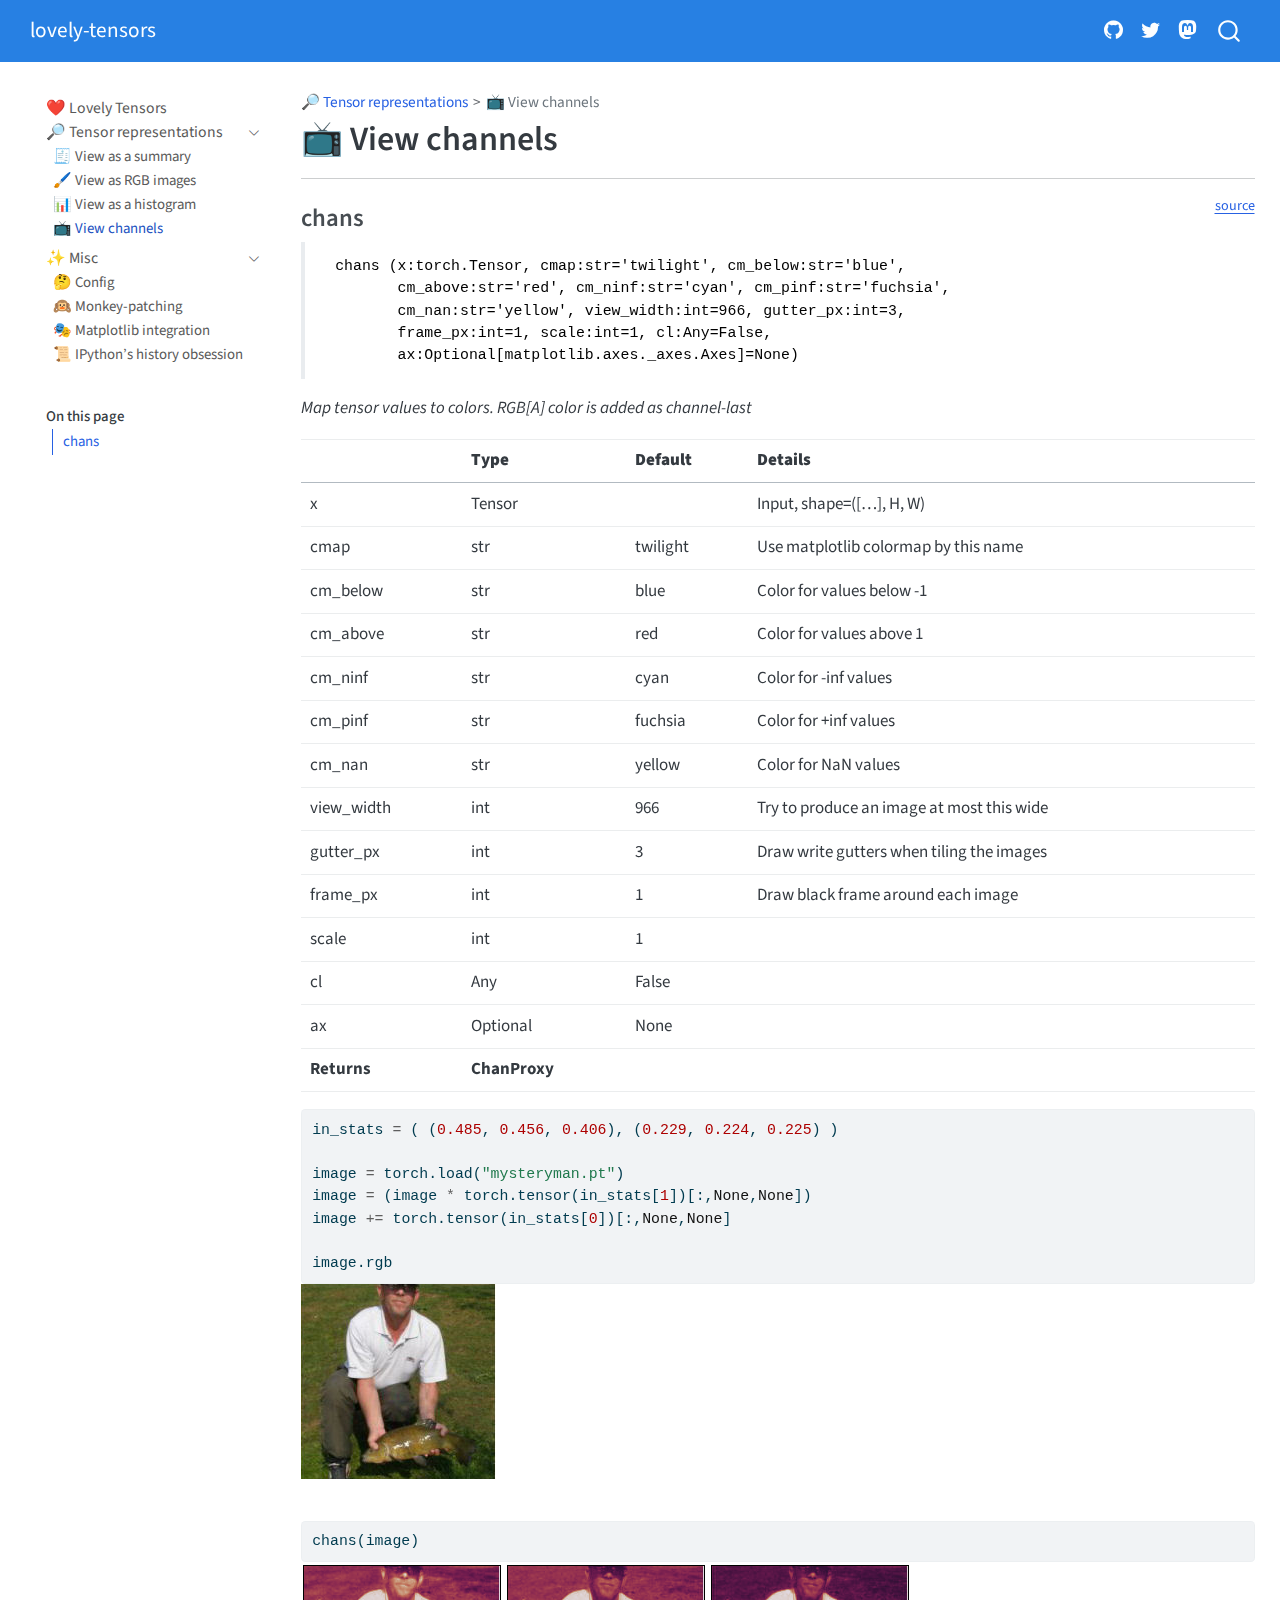
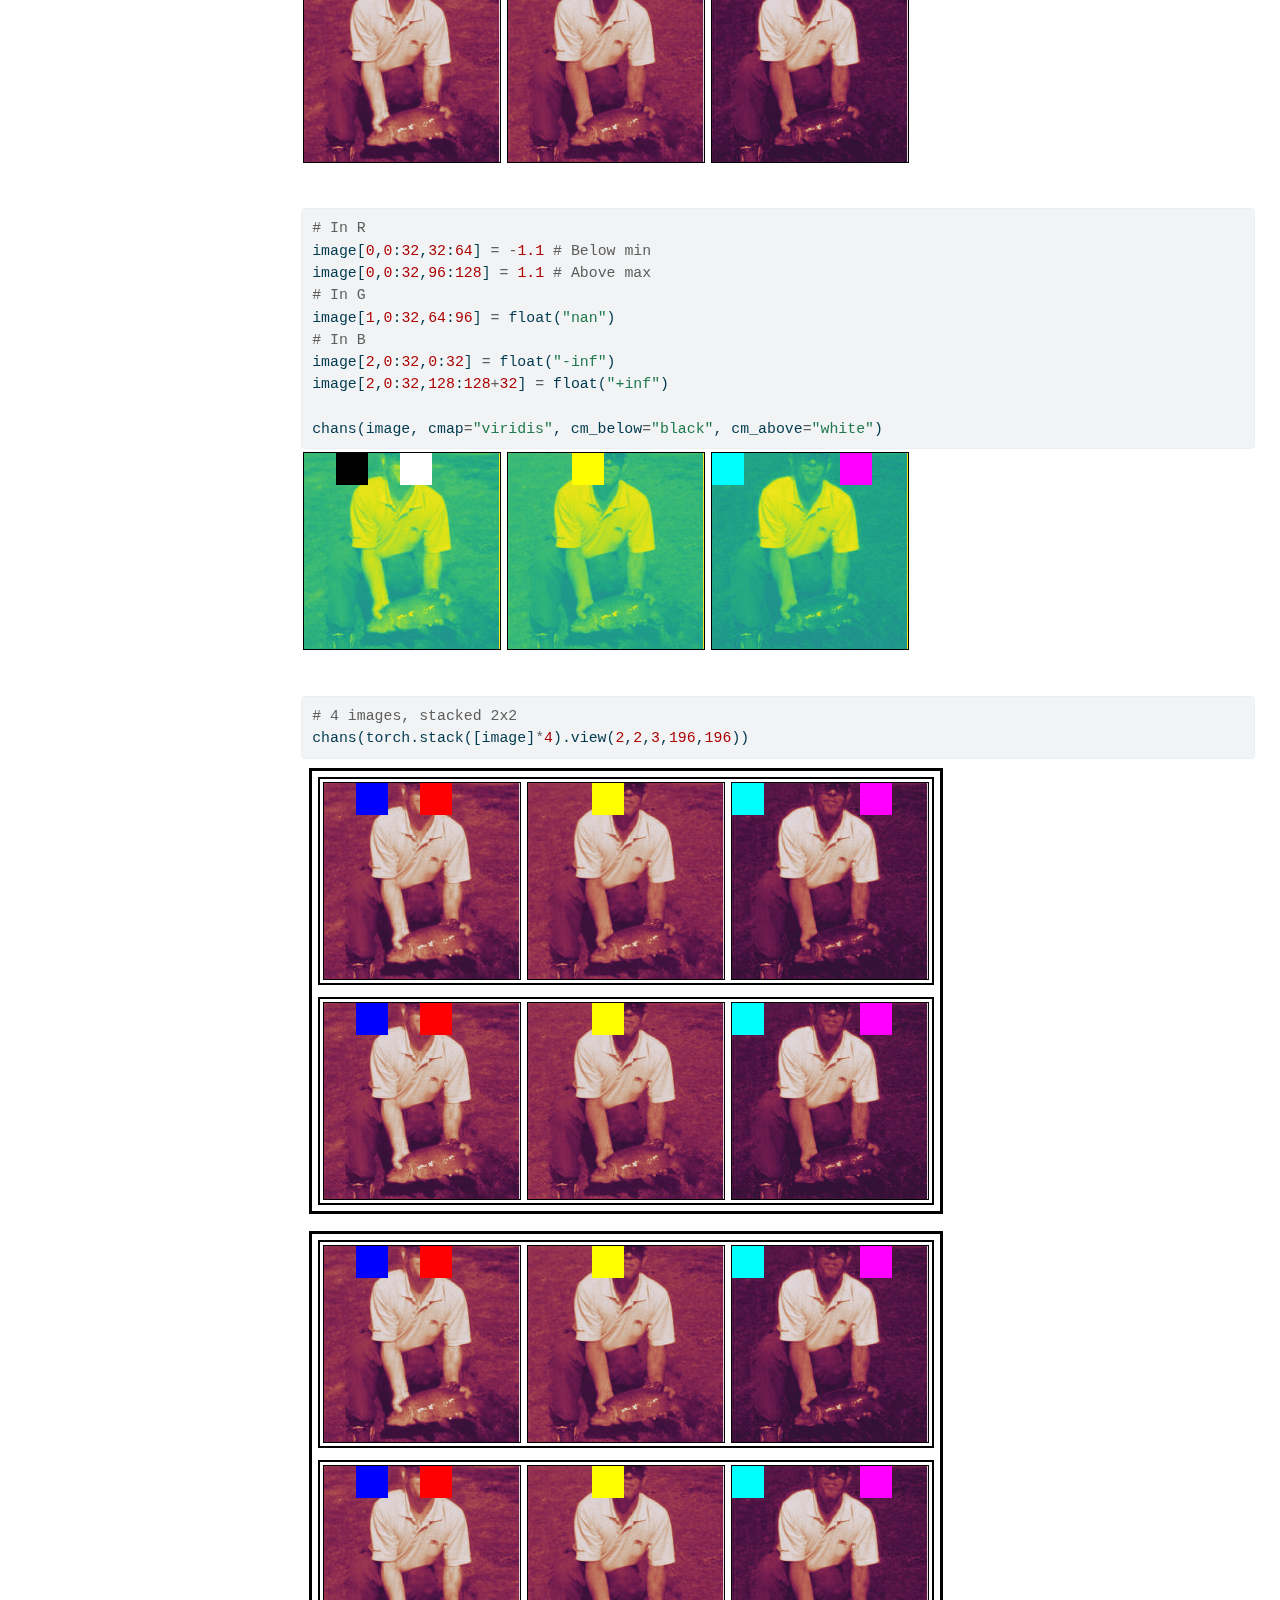
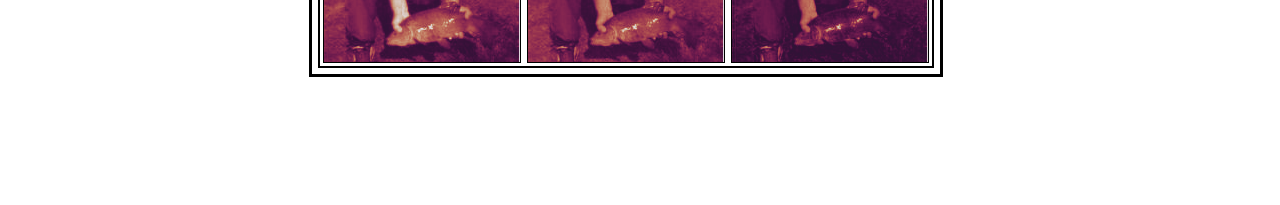
<file: repr_chans.html>
<!DOCTYPE html>
<html xmlns="http://www.w3.org/1999/xhtml" lang="en" xml:lang="en"><head>

<meta charset="utf-8">
<meta name="generator" content="quarto-1.5.54">

<meta name="viewport" content="width=device-width, initial-scale=1.0, user-scalable=yes">


<title>📺 View channels – lovely-tensors</title>
<style>
code{white-space: pre-wrap;}
span.smallcaps{font-variant: small-caps;}
div.columns{display: flex; gap: min(4vw, 1.5em);}
div.column{flex: auto; overflow-x: auto;}
div.hanging-indent{margin-left: 1.5em; text-indent: -1.5em;}
ul.task-list{list-style: none;}
ul.task-list li input[type="checkbox"] {
  width: 0.8em;
  margin: 0 0.8em 0.2em -1em; /* quarto-specific, see https://github.com/quarto-dev/quarto-cli/issues/4556 */ 
  vertical-align: middle;
}
/* CSS for syntax highlighting */
pre > code.sourceCode { white-space: pre; position: relative; }
pre > code.sourceCode > span { line-height: 1.25; }
pre > code.sourceCode > span:empty { height: 1.2em; }
.sourceCode { overflow: visible; }
code.sourceCode > span { color: inherit; text-decoration: inherit; }
div.sourceCode { margin: 1em 0; }
pre.sourceCode { margin: 0; }
@media screen {
div.sourceCode { overflow: auto; }
}
@media print {
pre > code.sourceCode { white-space: pre-wrap; }
pre > code.sourceCode > span { display: inline-block; text-indent: -5em; padding-left: 5em; }
}
pre.numberSource code
  { counter-reset: source-line 0; }
pre.numberSource code > span
  { position: relative; left: -4em; counter-increment: source-line; }
pre.numberSource code > span > a:first-child::before
  { content: counter(source-line);
    position: relative; left: -1em; text-align: right; vertical-align: baseline;
    border: none; display: inline-block;
    -webkit-touch-callout: none; -webkit-user-select: none;
    -khtml-user-select: none; -moz-user-select: none;
    -ms-user-select: none; user-select: none;
    padding: 0 4px; width: 4em;
  }
pre.numberSource { margin-left: 3em;  padding-left: 4px; }
div.sourceCode
  {   }
@media screen {
pre > code.sourceCode > span > a:first-child::before { text-decoration: underline; }
}
</style>


<script src="site_libs/quarto-nav/quarto-nav.js"></script>
<script src="site_libs/quarto-nav/headroom.min.js"></script>
<script src="site_libs/clipboard/clipboard.min.js"></script>
<script src="site_libs/quarto-search/autocomplete.umd.js"></script>
<script src="site_libs/quarto-search/fuse.min.js"></script>
<script src="site_libs/quarto-search/quarto-search.js"></script>
<meta name="quarto:offset" content="./">
<script src="site_libs/quarto-html/quarto.js"></script>
<script src="site_libs/quarto-html/popper.min.js"></script>
<script src="site_libs/quarto-html/tippy.umd.min.js"></script>
<script src="site_libs/quarto-html/anchor.min.js"></script>
<link href="site_libs/quarto-html/tippy.css" rel="stylesheet">
<link href="site_libs/quarto-html/quarto-syntax-highlighting.css" rel="stylesheet" id="quarto-text-highlighting-styles">
<script src="site_libs/bootstrap/bootstrap.min.js"></script>
<link href="site_libs/bootstrap/bootstrap-icons.css" rel="stylesheet">
<link href="site_libs/bootstrap/bootstrap.min.css" rel="stylesheet" id="quarto-bootstrap" data-mode="light">
<script id="quarto-search-options" type="application/json">{
  "location": "navbar",
  "copy-button": false,
  "collapse-after": 3,
  "panel-placement": "end",
  "type": "overlay",
  "limit": 50,
  "keyboard-shortcut": [
    "f",
    "/",
    "s"
  ],
  "show-item-context": false,
  "language": {
    "search-no-results-text": "No results",
    "search-matching-documents-text": "matching documents",
    "search-copy-link-title": "Copy link to search",
    "search-hide-matches-text": "Hide additional matches",
    "search-more-match-text": "more match in this document",
    "search-more-matches-text": "more matches in this document",
    "search-clear-button-title": "Clear",
    "search-text-placeholder": "",
    "search-detached-cancel-button-title": "Cancel",
    "search-submit-button-title": "Submit",
    "search-label": "Search"
  }
}</script>


<link rel="stylesheet" href="styles.css">
<meta property="og:title" content="📺 View channels – lovely-tensors">
<meta property="og:description" content="❤️ Lovely Tensors">
<meta property="og:site_name" content="lovely-tensors">
<meta name="twitter:title" content="📺 View channels – lovely-tensors">
<meta name="twitter:description" content="❤️ Lovely Tensors">
<meta name="twitter:creator" content="@xl0xl0xl0">
<meta name="twitter:card" content="summary">
</head>

<body class="nav-sidebar floating nav-fixed">

<div id="quarto-search-results"></div>
  <header id="quarto-header" class="headroom fixed-top">
    <nav class="navbar navbar-expand-lg " data-bs-theme="dark">
      <div class="navbar-container container-fluid">
      <div class="navbar-brand-container mx-auto">
    <a class="navbar-brand" href="./index.html">
    <span class="navbar-title">lovely-tensors</span>
    </a>
  </div>
            <div id="quarto-search" class="" title="Search"></div>
          <button class="navbar-toggler" type="button" data-bs-toggle="collapse" data-bs-target="#navbarCollapse" aria-controls="navbarCollapse" role="menu" aria-expanded="false" aria-label="Toggle navigation" onclick="if (window.quartoToggleHeadroom) { window.quartoToggleHeadroom(); }">
  <span class="navbar-toggler-icon"></span>
</button>
          <div class="collapse navbar-collapse" id="navbarCollapse">
            <ul class="navbar-nav navbar-nav-scroll ms-auto">
  <li class="nav-item compact">
    <a class="nav-link" href="http://github.com/xl0/lovely-tensors"> <i class="bi bi-github" role="img">
</i> 
<span class="menu-text"></span></a>
  </li>  
  <li class="nav-item compact">
    <a class="nav-link" href="https://twitter.com/xl0xl0xl0"> <i class="bi bi-twitter" role="img">
</i> 
<span class="menu-text"></span></a>
  </li>  
  <li class="nav-item compact">
    <a class="nav-link" href="https://sigmoid.social/@xl0"> <i class="bi bi-mastodon" role="img">
</i> 
<span class="menu-text"></span></a>
  </li>  
</ul>
          </div> <!-- /navcollapse -->
            <div class="quarto-navbar-tools">
</div>
      </div> <!-- /container-fluid -->
    </nav>
  <nav class="quarto-secondary-nav">
    <div class="container-fluid d-flex">
      <button type="button" class="quarto-btn-toggle btn" data-bs-toggle="collapse" role="button" data-bs-target=".quarto-sidebar-collapse-item" aria-controls="quarto-sidebar" aria-expanded="false" aria-label="Toggle sidebar navigation" onclick="if (window.quartoToggleHeadroom) { window.quartoToggleHeadroom(); }">
        <i class="bi bi-layout-text-sidebar-reverse"></i>
      </button>
        <nav class="quarto-page-breadcrumbs" aria-label="breadcrumb"><ol class="breadcrumb"><li class="breadcrumb-item"><a href="./repr_str.html">🔎 Tensor representations</a></li><li class="breadcrumb-item"><a href="./repr_chans.html">📺 View channels</a></li></ol></nav>
        <a class="flex-grow-1" role="navigation" data-bs-toggle="collapse" data-bs-target=".quarto-sidebar-collapse-item" aria-controls="quarto-sidebar" aria-expanded="false" aria-label="Toggle sidebar navigation" onclick="if (window.quartoToggleHeadroom) { window.quartoToggleHeadroom(); }">      
        </a>
    </div>
  </nav>
</header>
<!-- content -->
<div id="quarto-content" class="quarto-container page-columns page-rows-contents page-layout-full page-navbar">
<!-- sidebar -->
  <nav id="quarto-sidebar" class="sidebar collapse collapse-horizontal quarto-sidebar-collapse-item sidebar-navigation floating overflow-auto">
    <div class="sidebar-menu-container"> 
    <ul class="list-unstyled mt-1">
        <li class="sidebar-item">
  <div class="sidebar-item-container"> 
  <a href="./index.html" class="sidebar-item-text sidebar-link">
 <span class="menu-text">❤️ Lovely Tensors</span></a>
  </div>
</li>
        <li class="sidebar-item sidebar-item-section">
      <div class="sidebar-item-container"> 
            <a class="sidebar-item-text sidebar-link text-start" data-bs-toggle="collapse" data-bs-target="#quarto-sidebar-section-1" role="navigation" aria-expanded="true">
 <span class="menu-text">🔎 Tensor representations</span></a>
          <a class="sidebar-item-toggle text-start" data-bs-toggle="collapse" data-bs-target="#quarto-sidebar-section-1" role="navigation" aria-expanded="true" aria-label="Toggle section">
            <i class="bi bi-chevron-right ms-2"></i>
          </a> 
      </div>
      <ul id="quarto-sidebar-section-1" class="collapse list-unstyled sidebar-section depth1 show">  
          <li class="sidebar-item">
  <div class="sidebar-item-container"> 
  <a href="./repr_str.html" class="sidebar-item-text sidebar-link">
 <span class="menu-text">🧾 View as a summary</span></a>
  </div>
</li>
          <li class="sidebar-item">
  <div class="sidebar-item-container"> 
  <a href="./repr_rgb.html" class="sidebar-item-text sidebar-link">
 <span class="menu-text">🖌️ View as RGB images</span></a>
  </div>
</li>
          <li class="sidebar-item">
  <div class="sidebar-item-container"> 
  <a href="./repr_plt.html" class="sidebar-item-text sidebar-link">
 <span class="menu-text">📊 View as a histogram</span></a>
  </div>
</li>
          <li class="sidebar-item">
  <div class="sidebar-item-container"> 
  <a href="./repr_chans.html" class="sidebar-item-text sidebar-link active">
 <span class="menu-text">📺 View channels</span></a>
  </div>
</li>
      </ul>
  </li>
        <li class="sidebar-item sidebar-item-section">
      <div class="sidebar-item-container"> 
            <a class="sidebar-item-text sidebar-link text-start" data-bs-toggle="collapse" data-bs-target="#quarto-sidebar-section-2" role="navigation" aria-expanded="true">
 <span class="menu-text">✨ Misc</span></a>
          <a class="sidebar-item-toggle text-start" data-bs-toggle="collapse" data-bs-target="#quarto-sidebar-section-2" role="navigation" aria-expanded="true" aria-label="Toggle section">
            <i class="bi bi-chevron-right ms-2"></i>
          </a> 
      </div>
      <ul id="quarto-sidebar-section-2" class="collapse list-unstyled sidebar-section depth1 show">  
          <li class="sidebar-item">
  <div class="sidebar-item-container"> 
  <a href="./utils.config.html" class="sidebar-item-text sidebar-link">
 <span class="menu-text">🤔 Config</span></a>
  </div>
</li>
          <li class="sidebar-item">
  <div class="sidebar-item-container"> 
  <a href="./patch.html" class="sidebar-item-text sidebar-link">
 <span class="menu-text">🙉 Monkey-patching</span></a>
  </div>
</li>
          <li class="sidebar-item">
  <div class="sidebar-item-container"> 
  <a href="./matplotlib.html" class="sidebar-item-text sidebar-link">
 <span class="menu-text">🎭 Matplotlib integration</span></a>
  </div>
</li>
          <li class="sidebar-item">
  <div class="sidebar-item-container"> 
  <a href="./history.html" class="sidebar-item-text sidebar-link">
 <span class="menu-text">📜 IPython’s history obsession</span></a>
  </div>
</li>
      </ul>
  </li>
    </ul>
    </div>
    <nav id="TOC" role="doc-toc" class="toc-active">
    <h2 id="toc-title">On this page</h2>
   
  <ul>
  <li><a href="#chans" id="toc-chans" class="nav-link active" data-scroll-target="#chans">chans</a></li>
  </ul>
</nav>
</nav>
<div id="quarto-sidebar-glass" class="quarto-sidebar-collapse-item" data-bs-toggle="collapse" data-bs-target=".quarto-sidebar-collapse-item"></div>
<!-- margin-sidebar -->
    <div id="quarto-margin-sidebar" class="sidebar margin-sidebar zindex-bottom">
    </div>
<!-- main -->
<main class="content column-page-right" id="quarto-document-content">

<header id="title-block-header" class="quarto-title-block default"><nav class="quarto-page-breadcrumbs quarto-title-breadcrumbs d-none d-lg-block" aria-label="breadcrumb"><ol class="breadcrumb"><li class="breadcrumb-item"><a href="./repr_str.html">🔎 Tensor representations</a></li><li class="breadcrumb-item"><a href="./repr_chans.html">📺 View channels</a></li></ol></nav>
<div class="quarto-title">
<h1 class="title">📺 View channels</h1>
</div>



<div class="quarto-title-meta column-page-right">

    
  
    
  </div>
  


</header>


<!-- WARNING: THIS FILE WAS AUTOGENERATED! DO NOT EDIT! -->
<hr>
<p><a href="https://github.com/xl0/lovely-tensors/blob/master/lovely_tensors/repr_chans.py#L69" target="_blank" style="float:right; font-size:smaller">source</a></p>
<section id="chans" class="level3">
<h3 class="anchored" data-anchor-id="chans">chans</h3>
<blockquote class="blockquote">
<pre><code> chans (x:torch.Tensor, cmap:str='twilight', cm_below:str='blue',
        cm_above:str='red', cm_ninf:str='cyan', cm_pinf:str='fuchsia',
        cm_nan:str='yellow', view_width:int=966, gutter_px:int=3,
        frame_px:int=1, scale:int=1, cl:Any=False,
        ax:Optional[matplotlib.axes._axes.Axes]=None)</code></pre>
</blockquote>
<p><em>Map tensor values to colors. RGB[A] color is added as channel-last</em></p>
<table class="caption-top table">
<thead>
<tr class="header">
<th></th>
<th><strong>Type</strong></th>
<th><strong>Default</strong></th>
<th><strong>Details</strong></th>
</tr>
</thead>
<tbody>
<tr class="odd">
<td>x</td>
<td>Tensor</td>
<td></td>
<td>Input, shape=([…], H, W)</td>
</tr>
<tr class="even">
<td>cmap</td>
<td>str</td>
<td>twilight</td>
<td>Use matplotlib colormap by this name</td>
</tr>
<tr class="odd">
<td>cm_below</td>
<td>str</td>
<td>blue</td>
<td>Color for values below -1</td>
</tr>
<tr class="even">
<td>cm_above</td>
<td>str</td>
<td>red</td>
<td>Color for values above 1</td>
</tr>
<tr class="odd">
<td>cm_ninf</td>
<td>str</td>
<td>cyan</td>
<td>Color for -inf values</td>
</tr>
<tr class="even">
<td>cm_pinf</td>
<td>str</td>
<td>fuchsia</td>
<td>Color for +inf values</td>
</tr>
<tr class="odd">
<td>cm_nan</td>
<td>str</td>
<td>yellow</td>
<td>Color for NaN values</td>
</tr>
<tr class="even">
<td>view_width</td>
<td>int</td>
<td>966</td>
<td>Try to produce an image at most this wide</td>
</tr>
<tr class="odd">
<td>gutter_px</td>
<td>int</td>
<td>3</td>
<td>Draw write gutters when tiling the images</td>
</tr>
<tr class="even">
<td>frame_px</td>
<td>int</td>
<td>1</td>
<td>Draw black frame around each image</td>
</tr>
<tr class="odd">
<td>scale</td>
<td>int</td>
<td>1</td>
<td></td>
</tr>
<tr class="even">
<td>cl</td>
<td>Any</td>
<td>False</td>
<td></td>
</tr>
<tr class="odd">
<td>ax</td>
<td>Optional</td>
<td>None</td>
<td></td>
</tr>
<tr class="even">
<td><strong>Returns</strong></td>
<td><strong>ChanProxy</strong></td>
<td></td>
<td></td>
</tr>
</tbody>
</table>
<div id="cell-3" class="cell">
<div class="sourceCode cell-code" id="cb2"><pre class="sourceCode python code-with-copy"><code class="sourceCode python"><span id="cb2-1"><a href="#cb2-1" aria-hidden="true" tabindex="-1"></a>in_stats <span class="op">=</span> ( (<span class="fl">0.485</span>, <span class="fl">0.456</span>, <span class="fl">0.406</span>), (<span class="fl">0.229</span>, <span class="fl">0.224</span>, <span class="fl">0.225</span>) )</span>
<span id="cb2-2"><a href="#cb2-2" aria-hidden="true" tabindex="-1"></a></span>
<span id="cb2-3"><a href="#cb2-3" aria-hidden="true" tabindex="-1"></a>image <span class="op">=</span> torch.load(<span class="st">"mysteryman.pt"</span>)</span>
<span id="cb2-4"><a href="#cb2-4" aria-hidden="true" tabindex="-1"></a>image <span class="op">=</span> (image <span class="op">*</span> torch.tensor(in_stats[<span class="dv">1</span>])[:,<span class="va">None</span>,<span class="va">None</span>])</span>
<span id="cb2-5"><a href="#cb2-5" aria-hidden="true" tabindex="-1"></a>image <span class="op">+=</span> torch.tensor(in_stats[<span class="dv">0</span>])[:,<span class="va">None</span>,<span class="va">None</span>]</span>
<span id="cb2-6"><a href="#cb2-6" aria-hidden="true" tabindex="-1"></a></span>
<span id="cb2-7"><a href="#cb2-7" aria-hidden="true" tabindex="-1"></a>image.rgb</span></code><button title="Copy to Clipboard" class="code-copy-button"><i class="bi"></i></button></pre></div>
<div class="cell-output cell-output-display">
<div>
<figure class="figure">
<p><img src="05_repr_chans_files/figure-html/cell-3-output-1.png" class="img-fluid figure-img"></p>
</figure>
</div>
</div>
</div>
<div id="cell-4" class="cell">
<div class="sourceCode cell-code" id="cb3"><pre class="sourceCode python code-with-copy"><code class="sourceCode python"><span id="cb3-1"><a href="#cb3-1" aria-hidden="true" tabindex="-1"></a>chans(image)</span></code><button title="Copy to Clipboard" class="code-copy-button"><i class="bi"></i></button></pre></div>
<div class="cell-output cell-output-display">
<div>
<figure class="figure">
<p><img src="05_repr_chans_files/figure-html/cell-4-output-1.png" class="img-fluid figure-img"></p>
</figure>
</div>
</div>
</div>
<div id="cell-5" class="cell">
<div class="sourceCode cell-code" id="cb4"><pre class="sourceCode python code-with-copy"><code class="sourceCode python"><span id="cb4-1"><a href="#cb4-1" aria-hidden="true" tabindex="-1"></a><span class="co"># In R</span></span>
<span id="cb4-2"><a href="#cb4-2" aria-hidden="true" tabindex="-1"></a>image[<span class="dv">0</span>,<span class="dv">0</span>:<span class="dv">32</span>,<span class="dv">32</span>:<span class="dv">64</span>] <span class="op">=</span> <span class="op">-</span><span class="fl">1.1</span> <span class="co"># Below min</span></span>
<span id="cb4-3"><a href="#cb4-3" aria-hidden="true" tabindex="-1"></a>image[<span class="dv">0</span>,<span class="dv">0</span>:<span class="dv">32</span>,<span class="dv">96</span>:<span class="dv">128</span>] <span class="op">=</span> <span class="fl">1.1</span> <span class="co"># Above max</span></span>
<span id="cb4-4"><a href="#cb4-4" aria-hidden="true" tabindex="-1"></a><span class="co"># In G</span></span>
<span id="cb4-5"><a href="#cb4-5" aria-hidden="true" tabindex="-1"></a>image[<span class="dv">1</span>,<span class="dv">0</span>:<span class="dv">32</span>,<span class="dv">64</span>:<span class="dv">96</span>] <span class="op">=</span> <span class="bu">float</span>(<span class="st">"nan"</span>)</span>
<span id="cb4-6"><a href="#cb4-6" aria-hidden="true" tabindex="-1"></a><span class="co"># In B</span></span>
<span id="cb4-7"><a href="#cb4-7" aria-hidden="true" tabindex="-1"></a>image[<span class="dv">2</span>,<span class="dv">0</span>:<span class="dv">32</span>,<span class="dv">0</span>:<span class="dv">32</span>] <span class="op">=</span> <span class="bu">float</span>(<span class="st">"-inf"</span>)</span>
<span id="cb4-8"><a href="#cb4-8" aria-hidden="true" tabindex="-1"></a>image[<span class="dv">2</span>,<span class="dv">0</span>:<span class="dv">32</span>,<span class="dv">128</span>:<span class="dv">128</span><span class="op">+</span><span class="dv">32</span>] <span class="op">=</span> <span class="bu">float</span>(<span class="st">"+inf"</span>)</span>
<span id="cb4-9"><a href="#cb4-9" aria-hidden="true" tabindex="-1"></a></span>
<span id="cb4-10"><a href="#cb4-10" aria-hidden="true" tabindex="-1"></a>chans(image, cmap<span class="op">=</span><span class="st">"viridis"</span>, cm_below<span class="op">=</span><span class="st">"black"</span>, cm_above<span class="op">=</span><span class="st">"white"</span>)</span></code><button title="Copy to Clipboard" class="code-copy-button"><i class="bi"></i></button></pre></div>
<div class="cell-output cell-output-display">
<div>
<figure class="figure">
<p><img src="05_repr_chans_files/figure-html/cell-5-output-1.png" class="img-fluid figure-img"></p>
</figure>
</div>
</div>
</div>
<div id="cell-6" class="cell">
<div class="sourceCode cell-code" id="cb5"><pre class="sourceCode python code-with-copy"><code class="sourceCode python"><span id="cb5-1"><a href="#cb5-1" aria-hidden="true" tabindex="-1"></a><span class="co"># 4 images, stacked 2x2</span></span>
<span id="cb5-2"><a href="#cb5-2" aria-hidden="true" tabindex="-1"></a>chans(torch.stack([image]<span class="op">*</span><span class="dv">4</span>).view(<span class="dv">2</span>,<span class="dv">2</span>,<span class="dv">3</span>,<span class="dv">196</span>,<span class="dv">196</span>))</span></code><button title="Copy to Clipboard" class="code-copy-button"><i class="bi"></i></button></pre></div>
<div class="cell-output cell-output-display">
<div>
<figure class="figure">
<p><img src="05_repr_chans_files/figure-html/cell-6-output-1.png" class="img-fluid figure-img"></p>
</figure>
</div>
</div>
</div>


</section>

</main> <!-- /main -->
<script id="quarto-html-after-body" type="application/javascript">
window.document.addEventListener("DOMContentLoaded", function (event) {
  const toggleBodyColorMode = (bsSheetEl) => {
    const mode = bsSheetEl.getAttribute("data-mode");
    const bodyEl = window.document.querySelector("body");
    if (mode === "dark") {
      bodyEl.classList.add("quarto-dark");
      bodyEl.classList.remove("quarto-light");
    } else {
      bodyEl.classList.add("quarto-light");
      bodyEl.classList.remove("quarto-dark");
    }
  }
  const toggleBodyColorPrimary = () => {
    const bsSheetEl = window.document.querySelector("link#quarto-bootstrap");
    if (bsSheetEl) {
      toggleBodyColorMode(bsSheetEl);
    }
  }
  toggleBodyColorPrimary();  
  const icon = "";
  const anchorJS = new window.AnchorJS();
  anchorJS.options = {
    placement: 'right',
    icon: icon
  };
  anchorJS.add('.anchored');
  const isCodeAnnotation = (el) => {
    for (const clz of el.classList) {
      if (clz.startsWith('code-annotation-')) {                     
        return true;
      }
    }
    return false;
  }
  const onCopySuccess = function(e) {
    // button target
    const button = e.trigger;
    // don't keep focus
    button.blur();
    // flash "checked"
    button.classList.add('code-copy-button-checked');
    var currentTitle = button.getAttribute("title");
    button.setAttribute("title", "Copied!");
    let tooltip;
    if (window.bootstrap) {
      button.setAttribute("data-bs-toggle", "tooltip");
      button.setAttribute("data-bs-placement", "left");
      button.setAttribute("data-bs-title", "Copied!");
      tooltip = new bootstrap.Tooltip(button, 
        { trigger: "manual", 
          customClass: "code-copy-button-tooltip",
          offset: [0, -8]});
      tooltip.show();    
    }
    setTimeout(function() {
      if (tooltip) {
        tooltip.hide();
        button.removeAttribute("data-bs-title");
        button.removeAttribute("data-bs-toggle");
        button.removeAttribute("data-bs-placement");
      }
      button.setAttribute("title", currentTitle);
      button.classList.remove('code-copy-button-checked');
    }, 1000);
    // clear code selection
    e.clearSelection();
  }
  const getTextToCopy = function(trigger) {
      const codeEl = trigger.previousElementSibling.cloneNode(true);
      for (const childEl of codeEl.children) {
        if (isCodeAnnotation(childEl)) {
          childEl.remove();
        }
      }
      return codeEl.innerText;
  }
  const clipboard = new window.ClipboardJS('.code-copy-button:not([data-in-quarto-modal])', {
    text: getTextToCopy
  });
  clipboard.on('success', onCopySuccess);
  if (window.document.getElementById('quarto-embedded-source-code-modal')) {
    // For code content inside modals, clipBoardJS needs to be initialized with a container option
    // TODO: Check when it could be a function (https://github.com/zenorocha/clipboard.js/issues/860)
    const clipboardModal = new window.ClipboardJS('.code-copy-button[data-in-quarto-modal]', {
      text: getTextToCopy,
      container: window.document.getElementById('quarto-embedded-source-code-modal')
    });
    clipboardModal.on('success', onCopySuccess);
  }
    var localhostRegex = new RegExp(/^(?:http|https):\/\/localhost\:?[0-9]*\//);
    var mailtoRegex = new RegExp(/^mailto:/);
      var filterRegex = new RegExp("https:\/\/xl0\.github\.io\/lovely-tensors");
    var isInternal = (href) => {
        return filterRegex.test(href) || localhostRegex.test(href) || mailtoRegex.test(href);
    }
    // Inspect non-navigation links and adorn them if external
 	var links = window.document.querySelectorAll('a[href]:not(.nav-link):not(.navbar-brand):not(.toc-action):not(.sidebar-link):not(.sidebar-item-toggle):not(.pagination-link):not(.no-external):not([aria-hidden]):not(.dropdown-item):not(.quarto-navigation-tool):not(.about-link)');
    for (var i=0; i<links.length; i++) {
      const link = links[i];
      if (!isInternal(link.href)) {
        // undo the damage that might have been done by quarto-nav.js in the case of
        // links that we want to consider external
        if (link.dataset.originalHref !== undefined) {
          link.href = link.dataset.originalHref;
        }
      }
    }
  function tippyHover(el, contentFn, onTriggerFn, onUntriggerFn) {
    const config = {
      allowHTML: true,
      maxWidth: 500,
      delay: 100,
      arrow: false,
      appendTo: function(el) {
          return el.parentElement;
      },
      interactive: true,
      interactiveBorder: 10,
      theme: 'quarto',
      placement: 'bottom-start',
    };
    if (contentFn) {
      config.content = contentFn;
    }
    if (onTriggerFn) {
      config.onTrigger = onTriggerFn;
    }
    if (onUntriggerFn) {
      config.onUntrigger = onUntriggerFn;
    }
    window.tippy(el, config); 
  }
  const noterefs = window.document.querySelectorAll('a[role="doc-noteref"]');
  for (var i=0; i<noterefs.length; i++) {
    const ref = noterefs[i];
    tippyHover(ref, function() {
      // use id or data attribute instead here
      let href = ref.getAttribute('data-footnote-href') || ref.getAttribute('href');
      try { href = new URL(href).hash; } catch {}
      const id = href.replace(/^#\/?/, "");
      const note = window.document.getElementById(id);
      if (note) {
        return note.innerHTML;
      } else {
        return "";
      }
    });
  }
  const xrefs = window.document.querySelectorAll('a.quarto-xref');
  const processXRef = (id, note) => {
    // Strip column container classes
    const stripColumnClz = (el) => {
      el.classList.remove("page-full", "page-columns");
      if (el.children) {
        for (const child of el.children) {
          stripColumnClz(child);
        }
      }
    }
    stripColumnClz(note)
    if (id === null || id.startsWith('sec-')) {
      // Special case sections, only their first couple elements
      const container = document.createElement("div");
      if (note.children && note.children.length > 2) {
        container.appendChild(note.children[0].cloneNode(true));
        for (let i = 1; i < note.children.length; i++) {
          const child = note.children[i];
          if (child.tagName === "P" && child.innerText === "") {
            continue;
          } else {
            container.appendChild(child.cloneNode(true));
            break;
          }
        }
        if (window.Quarto?.typesetMath) {
          window.Quarto.typesetMath(container);
        }
        return container.innerHTML
      } else {
        if (window.Quarto?.typesetMath) {
          window.Quarto.typesetMath(note);
        }
        return note.innerHTML;
      }
    } else {
      // Remove any anchor links if they are present
      const anchorLink = note.querySelector('a.anchorjs-link');
      if (anchorLink) {
        anchorLink.remove();
      }
      if (window.Quarto?.typesetMath) {
        window.Quarto.typesetMath(note);
      }
      // TODO in 1.5, we should make sure this works without a callout special case
      if (note.classList.contains("callout")) {
        return note.outerHTML;
      } else {
        return note.innerHTML;
      }
    }
  }
  for (var i=0; i<xrefs.length; i++) {
    const xref = xrefs[i];
    tippyHover(xref, undefined, function(instance) {
      instance.disable();
      let url = xref.getAttribute('href');
      let hash = undefined; 
      if (url.startsWith('#')) {
        hash = url;
      } else {
        try { hash = new URL(url).hash; } catch {}
      }
      if (hash) {
        const id = hash.replace(/^#\/?/, "");
        const note = window.document.getElementById(id);
        if (note !== null) {
          try {
            const html = processXRef(id, note.cloneNode(true));
            instance.setContent(html);
          } finally {
            instance.enable();
            instance.show();
          }
        } else {
          // See if we can fetch this
          fetch(url.split('#')[0])
          .then(res => res.text())
          .then(html => {
            const parser = new DOMParser();
            const htmlDoc = parser.parseFromString(html, "text/html");
            const note = htmlDoc.getElementById(id);
            if (note !== null) {
              const html = processXRef(id, note);
              instance.setContent(html);
            } 
          }).finally(() => {
            instance.enable();
            instance.show();
          });
        }
      } else {
        // See if we can fetch a full url (with no hash to target)
        // This is a special case and we should probably do some content thinning / targeting
        fetch(url)
        .then(res => res.text())
        .then(html => {
          const parser = new DOMParser();
          const htmlDoc = parser.parseFromString(html, "text/html");
          const note = htmlDoc.querySelector('main.content');
          if (note !== null) {
            // This should only happen for chapter cross references
            // (since there is no id in the URL)
            // remove the first header
            if (note.children.length > 0 && note.children[0].tagName === "HEADER") {
              note.children[0].remove();
            }
            const html = processXRef(null, note);
            instance.setContent(html);
          } 
        }).finally(() => {
          instance.enable();
          instance.show();
        });
      }
    }, function(instance) {
    });
  }
      let selectedAnnoteEl;
      const selectorForAnnotation = ( cell, annotation) => {
        let cellAttr = 'data-code-cell="' + cell + '"';
        let lineAttr = 'data-code-annotation="' +  annotation + '"';
        const selector = 'span[' + cellAttr + '][' + lineAttr + ']';
        return selector;
      }
      const selectCodeLines = (annoteEl) => {
        const doc = window.document;
        const targetCell = annoteEl.getAttribute("data-target-cell");
        const targetAnnotation = annoteEl.getAttribute("data-target-annotation");
        const annoteSpan = window.document.querySelector(selectorForAnnotation(targetCell, targetAnnotation));
        const lines = annoteSpan.getAttribute("data-code-lines").split(",");
        const lineIds = lines.map((line) => {
          return targetCell + "-" + line;
        })
        let top = null;
        let height = null;
        let parent = null;
        if (lineIds.length > 0) {
            //compute the position of the single el (top and bottom and make a div)
            const el = window.document.getElementById(lineIds[0]);
            top = el.offsetTop;
            height = el.offsetHeight;
            parent = el.parentElement.parentElement;
          if (lineIds.length > 1) {
            const lastEl = window.document.getElementById(lineIds[lineIds.length - 1]);
            const bottom = lastEl.offsetTop + lastEl.offsetHeight;
            height = bottom - top;
          }
          if (top !== null && height !== null && parent !== null) {
            // cook up a div (if necessary) and position it 
            let div = window.document.getElementById("code-annotation-line-highlight");
            if (div === null) {
              div = window.document.createElement("div");
              div.setAttribute("id", "code-annotation-line-highlight");
              div.style.position = 'absolute';
              parent.appendChild(div);
            }
            div.style.top = top - 2 + "px";
            div.style.height = height + 4 + "px";
            div.style.left = 0;
            let gutterDiv = window.document.getElementById("code-annotation-line-highlight-gutter");
            if (gutterDiv === null) {
              gutterDiv = window.document.createElement("div");
              gutterDiv.setAttribute("id", "code-annotation-line-highlight-gutter");
              gutterDiv.style.position = 'absolute';
              const codeCell = window.document.getElementById(targetCell);
              const gutter = codeCell.querySelector('.code-annotation-gutter');
              gutter.appendChild(gutterDiv);
            }
            gutterDiv.style.top = top - 2 + "px";
            gutterDiv.style.height = height + 4 + "px";
          }
          selectedAnnoteEl = annoteEl;
        }
      };
      const unselectCodeLines = () => {
        const elementsIds = ["code-annotation-line-highlight", "code-annotation-line-highlight-gutter"];
        elementsIds.forEach((elId) => {
          const div = window.document.getElementById(elId);
          if (div) {
            div.remove();
          }
        });
        selectedAnnoteEl = undefined;
      };
        // Handle positioning of the toggle
    window.addEventListener(
      "resize",
      throttle(() => {
        elRect = undefined;
        if (selectedAnnoteEl) {
          selectCodeLines(selectedAnnoteEl);
        }
      }, 10)
    );
    function throttle(fn, ms) {
    let throttle = false;
    let timer;
      return (...args) => {
        if(!throttle) { // first call gets through
            fn.apply(this, args);
            throttle = true;
        } else { // all the others get throttled
            if(timer) clearTimeout(timer); // cancel #2
            timer = setTimeout(() => {
              fn.apply(this, args);
              timer = throttle = false;
            }, ms);
        }
      };
    }
      // Attach click handler to the DT
      const annoteDls = window.document.querySelectorAll('dt[data-target-cell]');
      for (const annoteDlNode of annoteDls) {
        annoteDlNode.addEventListener('click', (event) => {
          const clickedEl = event.target;
          if (clickedEl !== selectedAnnoteEl) {
            unselectCodeLines();
            const activeEl = window.document.querySelector('dt[data-target-cell].code-annotation-active');
            if (activeEl) {
              activeEl.classList.remove('code-annotation-active');
            }
            selectCodeLines(clickedEl);
            clickedEl.classList.add('code-annotation-active');
          } else {
            // Unselect the line
            unselectCodeLines();
            clickedEl.classList.remove('code-annotation-active');
          }
        });
      }
  const findCites = (el) => {
    const parentEl = el.parentElement;
    if (parentEl) {
      const cites = parentEl.dataset.cites;
      if (cites) {
        return {
          el,
          cites: cites.split(' ')
        };
      } else {
        return findCites(el.parentElement)
      }
    } else {
      return undefined;
    }
  };
  var bibliorefs = window.document.querySelectorAll('a[role="doc-biblioref"]');
  for (var i=0; i<bibliorefs.length; i++) {
    const ref = bibliorefs[i];
    const citeInfo = findCites(ref);
    if (citeInfo) {
      tippyHover(citeInfo.el, function() {
        var popup = window.document.createElement('div');
        citeInfo.cites.forEach(function(cite) {
          var citeDiv = window.document.createElement('div');
          citeDiv.classList.add('hanging-indent');
          citeDiv.classList.add('csl-entry');
          var biblioDiv = window.document.getElementById('ref-' + cite);
          if (biblioDiv) {
            citeDiv.innerHTML = biblioDiv.innerHTML;
          }
          popup.appendChild(citeDiv);
        });
        return popup.innerHTML;
      });
    }
  }
});
</script>
</div> <!-- /content -->




</body></html>
</file>
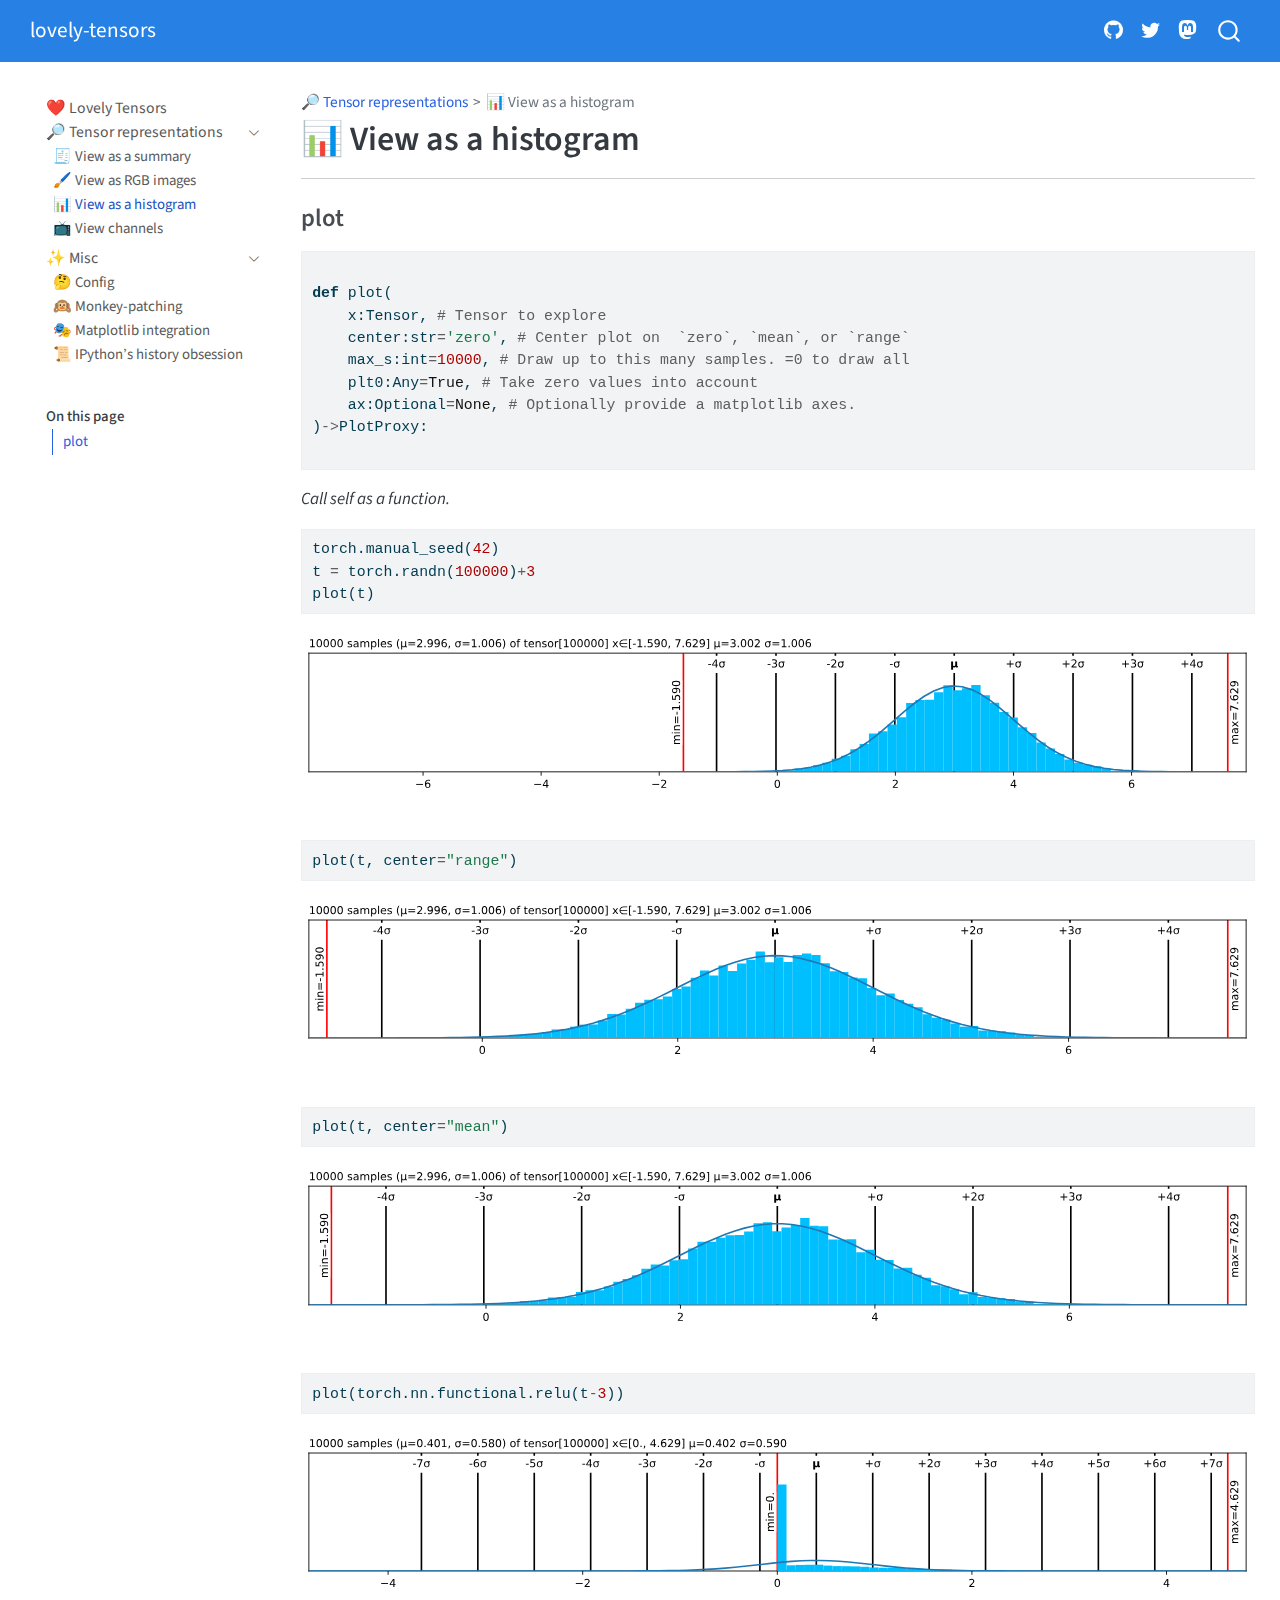
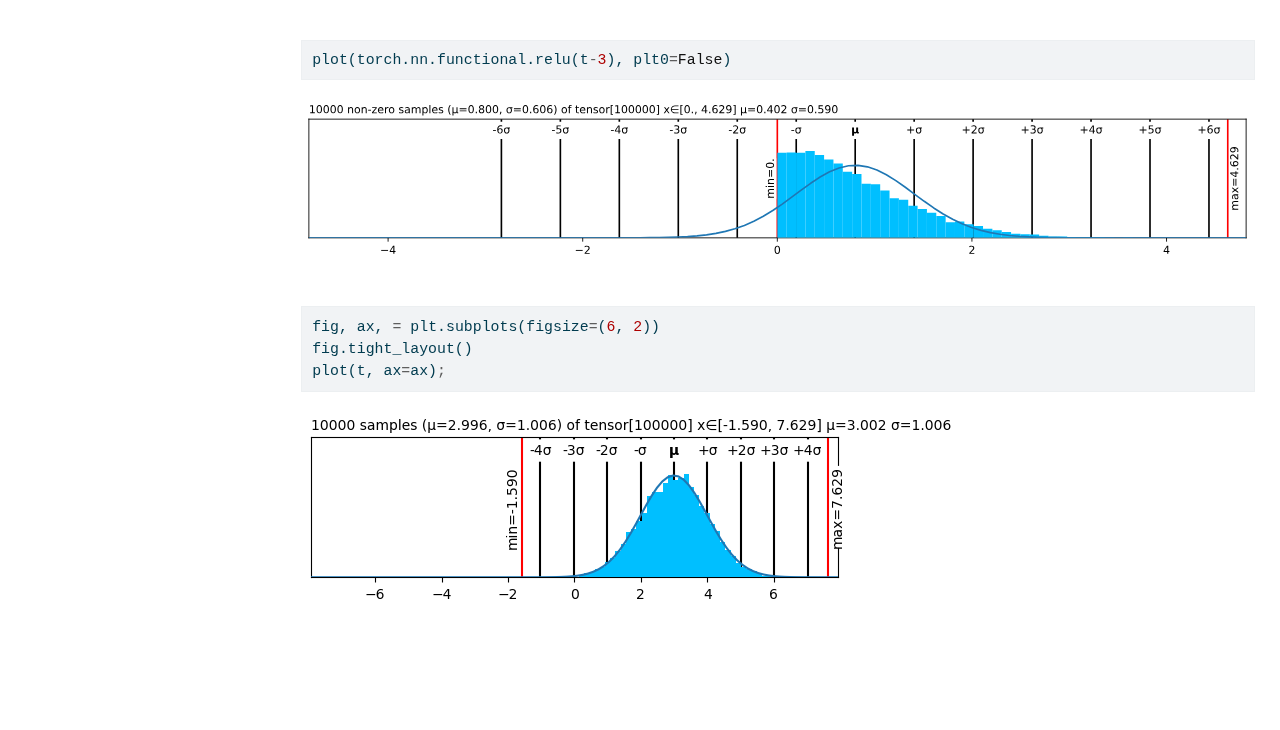
<file: repr_plt.html>
<!DOCTYPE html>
<html xmlns="http://www.w3.org/1999/xhtml" lang="en" xml:lang="en"><head>

<meta charset="utf-8">
<meta name="generator" content="quarto-1.9.37">

<meta name="viewport" content="width=device-width, initial-scale=1.0, user-scalable=yes">


<title>📊 View as a histogram – lovely-tensors</title>
<style>
/* Default styles provided by pandoc.
** See https://pandoc.org/MANUAL.html#variables-for-html for config info.
*/
code{white-space: pre-wrap;}
span.smallcaps{font-variant: small-caps;}
div.columns{display: flex; gap: min(4vw, 1.5em);}
div.column{flex: auto; overflow-x: auto;}
div.hanging-indent{margin-left: 1.5em; text-indent: -1.5em;}
ul.task-list{list-style: none;}
ul.task-list li input[type="checkbox"] {
  width: 0.8em;
  margin: 0 0.8em 0.2em -1em; /* quarto-specific, see https://github.com/quarto-dev/quarto-cli/issues/4556 */ 
  vertical-align: middle;
}
/* CSS for syntax highlighting */
html { -webkit-text-size-adjust: 100%; }
pre > code.sourceCode { white-space: pre; position: relative; }
pre > code.sourceCode > span { display: inline-block; line-height: 1.25; }
pre > code.sourceCode > span:empty { height: 1.2em; }
.sourceCode { overflow: visible; }
code.sourceCode > span { color: inherit; text-decoration: inherit; }
div.sourceCode { margin: 1em 0; }
pre.sourceCode { margin: 0; }
@media screen {
div.sourceCode { overflow: auto; }
}
@media print {
pre > code.sourceCode { white-space: pre-wrap; }
pre > code.sourceCode > span { text-indent: -5em; padding-left: 5em; }
}
pre.numberSource code
  { counter-reset: source-line 0; }
pre.numberSource code > span
  { position: relative; left: -4em; counter-increment: source-line; }
pre.numberSource code > span > a:first-child::before
  { content: counter(source-line);
    position: relative; left: -1em; text-align: right; vertical-align: baseline;
    border: none; display: inline-block;
    -webkit-touch-callout: none; -webkit-user-select: none;
    -khtml-user-select: none; -moz-user-select: none;
    -ms-user-select: none; user-select: none;
    padding: 0 4px; width: 4em;
  }
pre.numberSource { margin-left: 3em;  padding-left: 4px; }
div.sourceCode
  {   }
@media screen {
pre > code.sourceCode > span > a:first-child::before { text-decoration: underline; }
}
</style>


<script src="site_libs/quarto-nav/quarto-nav.js"></script>
<script src="site_libs/quarto-nav/headroom.min.js"></script>
<script src="site_libs/clipboard/clipboard.min.js"></script>
<script src="site_libs/quarto-search/autocomplete.umd.js"></script>
<script src="site_libs/quarto-search/fuse.min.js"></script>
<script src="site_libs/quarto-search/quarto-search.js"></script>
<meta name="quarto:offset" content="./">
<script src="site_libs/quarto-html/quarto.js" type="module"></script>
<script src="site_libs/quarto-html/tabsets/tabsets.js" type="module"></script>
<script src="site_libs/quarto-html/popper.min.js"></script>
<script src="site_libs/quarto-html/tippy.umd.min.js"></script>
<script src="site_libs/quarto-html/anchor.min.js"></script>
<link href="site_libs/quarto-html/tippy.css" rel="stylesheet">
<link href="site_libs/quarto-html/quarto-syntax-highlighting-7f8f88aac4f3542376d5c11b86a4c14d.css" rel="stylesheet" id="quarto-text-highlighting-styles">
<script src="site_libs/bootstrap/bootstrap.min.js"></script>
<link href="site_libs/bootstrap/bootstrap-icons.css" rel="stylesheet">
<link href="site_libs/bootstrap/bootstrap-de52dc3353fe04aa4d07820b7139bd46.min.css" rel="stylesheet" append-hash="true" id="quarto-bootstrap" data-mode="light">
<script id="quarto-search-options" type="application/json">{
  "location": "navbar",
  "copy-button": false,
  "collapse-after": 3,
  "panel-placement": "end",
  "type": "overlay",
  "limit": 50,
  "keyboard-shortcut": [
    "f",
    "/",
    "s"
  ],
  "show-item-context": false,
  "language": {
    "search-no-results-text": "No results",
    "search-matching-documents-text": "matching documents",
    "search-copy-link-title": "Copy link to search",
    "search-hide-matches-text": "Hide additional matches",
    "search-more-match-text": "more match in this document",
    "search-more-matches-text": "more matches in this document",
    "search-clear-button-title": "Clear",
    "search-text-placeholder": "",
    "search-detached-cancel-button-title": "Cancel",
    "search-submit-button-title": "Submit",
    "search-label": "Search"
  }
}</script>


<link rel="stylesheet" href="styles.css">
<meta property="og:title" content="📊 View as a histogram – lovely-tensors">
<meta property="og:description" content="❤️ Lovely Tensors">
<meta property="og:image" content="https://xl0.github.io/lovely-tensors/02_repr_plt_files/figure-html/cell-3-output-1.svg">
<meta property="og:site_name" content="lovely-tensors">
<meta name="twitter:title" content="📊 View as a histogram – lovely-tensors">
<meta name="twitter:description" content="❤️ Lovely Tensors">
<meta name="twitter:image" content="https://xl0.github.io/lovely-tensors/02_repr_plt_files/figure-html/cell-3-output-1.svg">
<meta name="twitter:creator" content="@xl0xl0xl0">
<meta name="twitter:card" content="summary_large_image">
</head>

<body class="nav-sidebar floating nav-fixed quarto-light">

<div id="quarto-search-results"></div>
  <header id="quarto-header" class="headroom fixed-top">
    <nav class="navbar navbar-expand-lg " data-bs-theme="dark">
      <div class="navbar-container container-fluid">
      <div class="navbar-brand-container mx-auto">
    <a class="navbar-brand" href="./index.html">
    <span class="navbar-title">lovely-tensors</span>
    </a>
  </div>
            <div id="quarto-search" class="" title="Search"></div>
          <button class="navbar-toggler" type="button" data-bs-toggle="collapse" data-bs-target="#navbarCollapse" aria-controls="navbarCollapse" role="menu" aria-expanded="false" aria-label="Toggle navigation" onclick="if (window.quartoToggleHeadroom) { window.quartoToggleHeadroom(); }">
  <span class="navbar-toggler-icon"></span>
</button>
          <div class="collapse navbar-collapse" id="navbarCollapse">
            <ul class="navbar-nav navbar-nav-scroll ms-auto">
  <li class="nav-item compact">
    <a class="nav-link" href="http://github.com/xl0/lovely-tensors"> <i class="bi bi-github" role="img">
</i> 
<span class="menu-text"></span></a>
  </li>  
  <li class="nav-item compact">
    <a class="nav-link" href="https://twitter.com/xl0xl0xl0"> <i class="bi bi-twitter" role="img">
</i> 
<span class="menu-text"></span></a>
  </li>  
  <li class="nav-item compact">
    <a class="nav-link" href="https://sigmoid.social/@xl0"> <i class="bi bi-mastodon" role="img">
</i> 
<span class="menu-text"></span></a>
  </li>  
</ul>
          </div> <!-- /navcollapse -->
            <div class="quarto-navbar-tools">
</div>
      </div> <!-- /container-fluid -->
    </nav>
  <nav class="quarto-secondary-nav">
    <div class="container-fluid d-flex">
      <button type="button" class="quarto-btn-toggle btn" data-bs-toggle="collapse" role="button" data-bs-target=".quarto-sidebar-collapse-item" aria-controls="quarto-sidebar" aria-expanded="false" aria-label="Toggle sidebar navigation" onclick="if (window.quartoToggleHeadroom) { window.quartoToggleHeadroom(); }">
        <i class="bi bi-layout-text-sidebar-reverse"></i>
      </button>
        <nav class="quarto-page-breadcrumbs" aria-label="breadcrumb"><ol class="breadcrumb"><li class="breadcrumb-item"><a href="./repr_str.html">🔎 Tensor representations</a></li><li class="breadcrumb-item"><a href="./repr_plt.html">📊 View as a histogram</a></li></ol></nav>
        <a class="flex-grow-1" role="navigation" data-bs-toggle="collapse" data-bs-target=".quarto-sidebar-collapse-item" aria-controls="quarto-sidebar" aria-expanded="false" aria-label="Toggle sidebar navigation" onclick="if (window.quartoToggleHeadroom) { window.quartoToggleHeadroom(); }">      
        </a>
    </div>
  </nav>
</header>
<!-- content -->
<div id="quarto-content" class="quarto-container page-columns page-rows-contents page-layout-full page-navbar">
<!-- sidebar -->
  <nav id="quarto-sidebar" class="sidebar collapse collapse-horizontal quarto-sidebar-collapse-item sidebar-navigation floating overflow-auto">
    <div class="sidebar-menu-container"> 
    <ul class="list-unstyled mt-1">
        <li class="sidebar-item">
  <div class="sidebar-item-container"> 
  <a href="./index.html" class="sidebar-item-text sidebar-link">
 <span class="menu-text">❤️ Lovely Tensors</span></a>
  </div>
</li>
        <li class="sidebar-item sidebar-item-section">
      <div class="sidebar-item-container"> 
            <a class="sidebar-item-text sidebar-link text-start" data-bs-toggle="collapse" data-bs-target="#quarto-sidebar-section-1" role="navigation" aria-expanded="true">
 <span class="menu-text">🔎 Tensor representations</span></a>
          <a class="sidebar-item-toggle text-start" data-bs-toggle="collapse" data-bs-target="#quarto-sidebar-section-1" role="navigation" aria-expanded="true" aria-label="Toggle section">
            <i class="bi bi-chevron-right ms-2"></i>
          </a> 
      </div>
      <ul id="quarto-sidebar-section-1" class="collapse list-unstyled sidebar-section depth1 show">  
          <li class="sidebar-item">
  <div class="sidebar-item-container"> 
  <a href="./repr_str.html" class="sidebar-item-text sidebar-link">
 <span class="menu-text">🧾 View as a summary</span></a>
  </div>
</li>
          <li class="sidebar-item">
  <div class="sidebar-item-container"> 
  <a href="./repr_rgb.html" class="sidebar-item-text sidebar-link">
 <span class="menu-text">🖌️ View as RGB images</span></a>
  </div>
</li>
          <li class="sidebar-item">
  <div class="sidebar-item-container"> 
  <a href="./repr_plt.html" class="sidebar-item-text sidebar-link active">
 <span class="menu-text">📊 View as a histogram</span></a>
  </div>
</li>
          <li class="sidebar-item">
  <div class="sidebar-item-container"> 
  <a href="./repr_chans.html" class="sidebar-item-text sidebar-link">
 <span class="menu-text">📺 View channels</span></a>
  </div>
</li>
      </ul>
  </li>
        <li class="sidebar-item sidebar-item-section">
      <div class="sidebar-item-container"> 
            <a class="sidebar-item-text sidebar-link text-start" data-bs-toggle="collapse" data-bs-target="#quarto-sidebar-section-2" role="navigation" aria-expanded="true">
 <span class="menu-text">✨ Misc</span></a>
          <a class="sidebar-item-toggle text-start" data-bs-toggle="collapse" data-bs-target="#quarto-sidebar-section-2" role="navigation" aria-expanded="true" aria-label="Toggle section">
            <i class="bi bi-chevron-right ms-2"></i>
          </a> 
      </div>
      <ul id="quarto-sidebar-section-2" class="collapse list-unstyled sidebar-section depth1 show">  
          <li class="sidebar-item">
  <div class="sidebar-item-container"> 
  <a href="./utils.config.html" class="sidebar-item-text sidebar-link">
 <span class="menu-text">🤔 Config</span></a>
  </div>
</li>
          <li class="sidebar-item">
  <div class="sidebar-item-container"> 
  <a href="./patch.html" class="sidebar-item-text sidebar-link">
 <span class="menu-text">🙉 Monkey-patching</span></a>
  </div>
</li>
          <li class="sidebar-item">
  <div class="sidebar-item-container"> 
  <a href="./matplotlib.html" class="sidebar-item-text sidebar-link">
 <span class="menu-text">🎭 Matplotlib integration</span></a>
  </div>
</li>
          <li class="sidebar-item">
  <div class="sidebar-item-container"> 
  <a href="./history.html" class="sidebar-item-text sidebar-link">
 <span class="menu-text">📜 IPython’s history obsession</span></a>
  </div>
</li>
      </ul>
  </li>
    </ul>
    </div>
    <nav id="TOC" role="doc-toc" class="toc-active">
    <h2 id="toc-title">On this page</h2>
   
  <ul>
  <li><a href="#plot" id="toc-plot" class="nav-link active" data-scroll-target="#plot">plot</a></li>
  </ul>
</nav>
</nav>
<div id="quarto-sidebar-glass" class="quarto-sidebar-collapse-item" data-bs-toggle="collapse" data-bs-target=".quarto-sidebar-collapse-item"></div>
<!-- margin-sidebar -->
    <div id="quarto-margin-sidebar" class="sidebar margin-sidebar zindex-bottom">
    </div>
<!-- main -->
<main class="content column-page-right" id="quarto-document-content">

<header id="title-block-header" class="quarto-title-block default"><nav class="quarto-page-breadcrumbs quarto-title-breadcrumbs d-none d-lg-block" aria-label="breadcrumb"><ol class="breadcrumb"><li class="breadcrumb-item"><a href="./repr_str.html">🔎 Tensor representations</a></li><li class="breadcrumb-item"><a href="./repr_plt.html">📊 View as a histogram</a></li></ol></nav>
<div class="quarto-title">
<h1 class="title">📊 View as a histogram</h1>
</div>



<div class="quarto-title-meta column-page-right">

    
  
    
  </div>
  


</header>


<!-- WARNING: THIS FILE WAS AUTOGENERATED! DO NOT EDIT! -->
<hr>
<section id="plot" class="level3">
<h3 class="anchored" data-anchor-id="plot">plot</h3>
<div class="code-copy-outer-scaffold"><div class="sourceCode" id="cb1"><pre class="sourceCode python code-with-copy"><code class="sourceCode python"><span id="cb1-1"><a href="#cb1-1" aria-hidden="true" tabindex="-1"></a></span>
<span id="cb1-2"><a href="#cb1-2" aria-hidden="true" tabindex="-1"></a><span class="kw">def</span> plot(</span>
<span id="cb1-3"><a href="#cb1-3" aria-hidden="true" tabindex="-1"></a>    x:Tensor, <span class="co"># Tensor to explore</span></span>
<span id="cb1-4"><a href="#cb1-4" aria-hidden="true" tabindex="-1"></a>    center:<span class="bu">str</span><span class="op">=</span><span class="st">'zero'</span>, <span class="co"># Center plot on  `zero`, `mean`, or `range`</span></span>
<span id="cb1-5"><a href="#cb1-5" aria-hidden="true" tabindex="-1"></a>    max_s:<span class="bu">int</span><span class="op">=</span><span class="dv">10000</span>, <span class="co"># Draw up to this many samples. =0 to draw all</span></span>
<span id="cb1-6"><a href="#cb1-6" aria-hidden="true" tabindex="-1"></a>    plt0:Any<span class="op">=</span><span class="va">True</span>, <span class="co"># Take zero values into account</span></span>
<span id="cb1-7"><a href="#cb1-7" aria-hidden="true" tabindex="-1"></a>    ax:Optional<span class="op">=</span><span class="va">None</span>, <span class="co"># Optionally provide a matplotlib axes.</span></span>
<span id="cb1-8"><a href="#cb1-8" aria-hidden="true" tabindex="-1"></a>)<span class="op">-&gt;</span>PlotProxy:</span>
<span id="cb1-9"><a href="#cb1-9" aria-hidden="true" tabindex="-1"></a></span></code></pre></div><button title="Copy to Clipboard" class="code-copy-button"><i class="bi"></i></button></div>
<p><em>Call self as a function.</em></p>
<div id="399eb41d" class="cell">
<div class="code-copy-outer-scaffold"><div class="sourceCode cell-code" id="cb2"><pre class="sourceCode python code-with-copy"><code class="sourceCode python"><span id="cb2-1"><a href="#cb2-1" aria-hidden="true" tabindex="-1"></a>torch.manual_seed(<span class="dv">42</span>)</span>
<span id="cb2-2"><a href="#cb2-2" aria-hidden="true" tabindex="-1"></a>t <span class="op">=</span> torch.randn(<span class="dv">100000</span>)<span class="op">+</span><span class="dv">3</span></span>
<span id="cb2-3"><a href="#cb2-3" aria-hidden="true" tabindex="-1"></a>plot(t)</span></code></pre></div><button title="Copy to Clipboard" class="code-copy-button"><i class="bi"></i></button></div>
<div class="cell-output cell-output-display">
<div>
<figure class="figure">
<p><img src="02_repr_plt_files/figure-html/cell-3-output-1.svg" class="img-fluid figure-img"></p>
</figure>
</div>
</div>
</div>
<div id="b9267d0e" class="cell">
<div class="code-copy-outer-scaffold"><div class="sourceCode cell-code" id="cb3"><pre class="sourceCode python code-with-copy"><code class="sourceCode python"><span id="cb3-1"><a href="#cb3-1" aria-hidden="true" tabindex="-1"></a>plot(t, center<span class="op">=</span><span class="st">"range"</span>)</span></code></pre></div><button title="Copy to Clipboard" class="code-copy-button"><i class="bi"></i></button></div>
<div class="cell-output cell-output-display">
<div>
<figure class="figure">
<p><img src="02_repr_plt_files/figure-html/cell-4-output-1.svg" class="img-fluid figure-img"></p>
</figure>
</div>
</div>
</div>
<div id="148ea4c3" class="cell">
<div class="code-copy-outer-scaffold"><div class="sourceCode cell-code" id="cb4"><pre class="sourceCode python code-with-copy"><code class="sourceCode python"><span id="cb4-1"><a href="#cb4-1" aria-hidden="true" tabindex="-1"></a>plot(t, center<span class="op">=</span><span class="st">"mean"</span>)</span></code></pre></div><button title="Copy to Clipboard" class="code-copy-button"><i class="bi"></i></button></div>
<div class="cell-output cell-output-display">
<div>
<figure class="figure">
<p><img src="02_repr_plt_files/figure-html/cell-5-output-1.svg" class="img-fluid figure-img"></p>
</figure>
</div>
</div>
</div>
<div id="5d6c368a" class="cell">
<div class="code-copy-outer-scaffold"><div class="sourceCode cell-code" id="cb5"><pre class="sourceCode python code-with-copy"><code class="sourceCode python"><span id="cb5-1"><a href="#cb5-1" aria-hidden="true" tabindex="-1"></a>plot(torch.nn.functional.relu(t<span class="op">-</span><span class="dv">3</span>))</span></code></pre></div><button title="Copy to Clipboard" class="code-copy-button"><i class="bi"></i></button></div>
<div class="cell-output cell-output-display">
<div>
<figure class="figure">
<p><img src="02_repr_plt_files/figure-html/cell-6-output-1.svg" class="img-fluid figure-img"></p>
</figure>
</div>
</div>
</div>
<div id="47a95372" class="cell">
<div class="code-copy-outer-scaffold"><div class="sourceCode cell-code" id="cb6"><pre class="sourceCode python code-with-copy"><code class="sourceCode python"><span id="cb6-1"><a href="#cb6-1" aria-hidden="true" tabindex="-1"></a>plot(torch.nn.functional.relu(t<span class="op">-</span><span class="dv">3</span>), plt0<span class="op">=</span><span class="va">False</span>)</span></code></pre></div><button title="Copy to Clipboard" class="code-copy-button"><i class="bi"></i></button></div>
<div class="cell-output cell-output-display">
<div>
<figure class="figure">
<p><img src="02_repr_plt_files/figure-html/cell-7-output-1.svg" class="img-fluid figure-img"></p>
</figure>
</div>
</div>
</div>
<div id="652fa51c" class="cell">
<div class="code-copy-outer-scaffold"><div class="sourceCode cell-code" id="cb7"><pre class="sourceCode python code-with-copy"><code class="sourceCode python"><span id="cb7-1"><a href="#cb7-1" aria-hidden="true" tabindex="-1"></a>fig, ax, <span class="op">=</span> plt.subplots(figsize<span class="op">=</span>(<span class="dv">6</span>, <span class="dv">2</span>))</span>
<span id="cb7-2"><a href="#cb7-2" aria-hidden="true" tabindex="-1"></a>fig.tight_layout()</span>
<span id="cb7-3"><a href="#cb7-3" aria-hidden="true" tabindex="-1"></a>plot(t, ax<span class="op">=</span>ax)<span class="op">;</span></span></code></pre></div><button title="Copy to Clipboard" class="code-copy-button"><i class="bi"></i></button></div>
<div class="cell-output cell-output-display">
<div>
<figure class="figure">
<p><img src="02_repr_plt_files/figure-html/cell-8-output-1.png" class="img-fluid figure-img"></p>
</figure>
</div>
</div>
</div>


</section>

</main> <!-- /main -->
<script id="quarto-html-after-body" type="application/javascript">
  window.document.addEventListener("DOMContentLoaded", function (event) {
    const icon = "";
    const anchorJS = new window.AnchorJS();
    anchorJS.options = {
      placement: 'right',
      icon: icon
    };
    anchorJS.add('.anchored');
    const isCodeAnnotation = (el) => {
      for (const clz of el.classList) {
        if (clz.startsWith('code-annotation-')) {                     
          return true;
        }
      }
      return false;
    }
    const onCopySuccess = function(e) {
      // button target
      const button = e.trigger;
      // don't keep focus
      button.blur();
      // flash "checked"
      button.classList.add('code-copy-button-checked');
      var currentTitle = button.getAttribute("title");
      button.setAttribute("title", "Copied!");
      let tooltip;
      if (window.bootstrap) {
        button.setAttribute("data-bs-toggle", "tooltip");
        button.setAttribute("data-bs-placement", "left");
        button.setAttribute("data-bs-title", "Copied!");
        tooltip = new bootstrap.Tooltip(button, 
          { trigger: "manual", 
            customClass: "code-copy-button-tooltip",
            offset: [0, -8]});
        tooltip.show();    
      }
      setTimeout(function() {
        if (tooltip) {
          tooltip.hide();
          button.removeAttribute("data-bs-title");
          button.removeAttribute("data-bs-toggle");
          button.removeAttribute("data-bs-placement");
        }
        button.setAttribute("title", currentTitle);
        button.classList.remove('code-copy-button-checked');
      }, 1000);
      // clear code selection
      e.clearSelection();
    }
    const getTextToCopy = function(trigger) {
      const outerScaffold = trigger.parentElement.cloneNode(true);
      const codeEl = outerScaffold.querySelector('code');
      for (const childEl of codeEl.children) {
        if (isCodeAnnotation(childEl)) {
          childEl.remove();
        }
      }
      return codeEl.innerText;
    }
    const clipboard = new window.ClipboardJS('.code-copy-button:not([data-in-quarto-modal])', {
      text: getTextToCopy
    });
    clipboard.on('success', onCopySuccess);
    if (window.document.getElementById('quarto-embedded-source-code-modal')) {
      const clipboardModal = new window.ClipboardJS('.code-copy-button[data-in-quarto-modal]', {
        text: getTextToCopy,
        container: window.document.getElementById('quarto-embedded-source-code-modal')
      });
      clipboardModal.on('success', onCopySuccess);
    }
      var localhostRegex = new RegExp(/^(?:http|https):\/\/localhost\:?[0-9]*\//);
      var mailtoRegex = new RegExp(/^mailto:/);
        var filterRegex = new RegExp("https:\/\/xl0\.github\.io\/lovely-tensors");
      var isInternal = (href) => {
          return filterRegex.test(href) || localhostRegex.test(href) || mailtoRegex.test(href);
      }
      // Inspect non-navigation links and adorn them if external
     var links = window.document.querySelectorAll('a[href]:not(.nav-link):not(.navbar-brand):not(.toc-action):not(.sidebar-link):not(.sidebar-item-toggle):not(.pagination-link):not(.no-external):not([aria-hidden]):not(.dropdown-item):not(.quarto-navigation-tool):not(.about-link)');
      for (var i=0; i<links.length; i++) {
        const link = links[i];
        if (!isInternal(link.href)) {
          // undo the damage that might have been done by quarto-nav.js in the case of
          // links that we want to consider external
          if (link.dataset.originalHref !== undefined) {
            link.href = link.dataset.originalHref;
          }
        }
      }
    function tippyHover(el, contentFn, onTriggerFn, onUntriggerFn) {
      const config = {
        allowHTML: true,
        maxWidth: 500,
        delay: 100,
        arrow: false,
        appendTo: function(el) {
            return el.parentElement;
        },
        interactive: true,
        interactiveBorder: 10,
        theme: 'quarto',
        placement: 'bottom-start',
      };
      if (contentFn) {
        config.content = contentFn;
      }
      if (onTriggerFn) {
        config.onTrigger = onTriggerFn;
      }
      if (onUntriggerFn) {
        config.onUntrigger = onUntriggerFn;
      }
      window.tippy(el, config); 
    }
    const noterefs = window.document.querySelectorAll('a[role="doc-noteref"]');
    for (var i=0; i<noterefs.length; i++) {
      const ref = noterefs[i];
      tippyHover(ref, function() {
        // use id or data attribute instead here
        let href = ref.getAttribute('data-footnote-href') || ref.getAttribute('href');
        try { href = new URL(href).hash; } catch {}
        const id = href.replace(/^#\/?/, "");
        const note = window.document.getElementById(id);
        if (note) {
          return note.innerHTML;
        } else {
          return "";
        }
      });
    }
    const xrefs = window.document.querySelectorAll('a.quarto-xref');
    const processXRef = (id, note) => {
      // Strip column container classes
      const stripColumnClz = (el) => {
        el.classList.remove("page-full", "page-columns");
        if (el.children) {
          for (const child of el.children) {
            stripColumnClz(child);
          }
        }
      }
      stripColumnClz(note)
      if (id === null || id.startsWith('sec-')) {
        // Special case sections, only their first couple elements
        const container = document.createElement("div");
        if (note.children && note.children.length > 2) {
          container.appendChild(note.children[0].cloneNode(true));
          for (let i = 1; i < note.children.length; i++) {
            const child = note.children[i];
            if (child.tagName === "P" && child.innerText === "") {
              continue;
            } else {
              container.appendChild(child.cloneNode(true));
              break;
            }
          }
          if (window.Quarto?.typesetMath) {
            window.Quarto.typesetMath(container);
          }
          return container.innerHTML
        } else {
          if (window.Quarto?.typesetMath) {
            window.Quarto.typesetMath(note);
          }
          return note.innerHTML;
        }
      } else {
        // Remove any anchor links if they are present
        const anchorLink = note.querySelector('a.anchorjs-link');
        if (anchorLink) {
          anchorLink.remove();
        }
        if (window.Quarto?.typesetMath) {
          window.Quarto.typesetMath(note);
        }
        if (note.classList.contains("callout")) {
          return note.outerHTML;
        } else {
          return note.innerHTML;
        }
      }
    }
    for (var i=0; i<xrefs.length; i++) {
      const xref = xrefs[i];
      tippyHover(xref, undefined, function(instance) {
        instance.disable();
        let url = xref.getAttribute('href');
        let hash = undefined; 
        if (url.startsWith('#')) {
          hash = url;
        } else {
          try { hash = new URL(url).hash; } catch {}
        }
        if (hash) {
          const id = hash.replace(/^#\/?/, "");
          const note = window.document.getElementById(id);
          if (note !== null) {
            try {
              const html = processXRef(id, note.cloneNode(true));
              instance.setContent(html);
            } finally {
              instance.enable();
              instance.show();
            }
          } else {
            // See if we can fetch this
            fetch(url.split('#')[0])
            .then(res => res.text())
            .then(html => {
              const parser = new DOMParser();
              const htmlDoc = parser.parseFromString(html, "text/html");
              const note = htmlDoc.getElementById(id);
              if (note !== null) {
                const html = processXRef(id, note);
                instance.setContent(html);
              } 
            }).finally(() => {
              instance.enable();
              instance.show();
            });
          }
        } else {
          // See if we can fetch a full url (with no hash to target)
          // This is a special case and we should probably do some content thinning / targeting
          fetch(url)
          .then(res => res.text())
          .then(html => {
            const parser = new DOMParser();
            const htmlDoc = parser.parseFromString(html, "text/html");
            const note = htmlDoc.querySelector('main.content');
            if (note !== null) {
              // This should only happen for chapter cross references
              // (since there is no id in the URL)
              // remove the first header
              if (note.children.length > 0 && note.children[0].tagName === "HEADER") {
                note.children[0].remove();
              }
              const html = processXRef(null, note);
              instance.setContent(html);
            } 
          }).finally(() => {
            instance.enable();
            instance.show();
          });
        }
      }, function(instance) {
      });
    }
        let selectedAnnoteEl;
        const selectorForAnnotation = ( cell, annotation) => {
          let cellAttr = 'data-code-cell="' + cell + '"';
          let lineAttr = 'data-code-annotation="' +  annotation + '"';
          const selector = 'span[' + cellAttr + '][' + lineAttr + ']';
          return selector;
        }
        const selectCodeLines = (annoteEl) => {
          const doc = window.document;
          const targetCell = annoteEl.getAttribute("data-target-cell");
          const targetAnnotation = annoteEl.getAttribute("data-target-annotation");
          const annoteSpan = window.document.querySelector(selectorForAnnotation(targetCell, targetAnnotation));
          const lines = annoteSpan.getAttribute("data-code-lines").split(",");
          const lineIds = lines.map((line) => {
            return targetCell + "-" + line;
          })
          let top = null;
          let height = null;
          let parent = null;
          if (lineIds.length > 0) {
              //compute the position of the single el (top and bottom and make a div)
              const el = window.document.getElementById(lineIds[0]);
              top = el.offsetTop;
              height = el.offsetHeight;
              parent = el.parentElement.parentElement;
            if (lineIds.length > 1) {
              const lastEl = window.document.getElementById(lineIds[lineIds.length - 1]);
              const bottom = lastEl.offsetTop + lastEl.offsetHeight;
              height = bottom - top;
            }
            if (top !== null && height !== null && parent !== null) {
              // cook up a div (if necessary) and position it 
              let div = window.document.getElementById("code-annotation-line-highlight");
              if (div === null) {
                div = window.document.createElement("div");
                div.setAttribute("id", "code-annotation-line-highlight");
                div.style.position = 'absolute';
                parent.appendChild(div);
              }
              div.style.top = top - 2 + "px";
              div.style.height = height + 4 + "px";
              div.style.left = 0;
              let gutterDiv = window.document.getElementById("code-annotation-line-highlight-gutter");
              if (gutterDiv === null) {
                gutterDiv = window.document.createElement("div");
                gutterDiv.setAttribute("id", "code-annotation-line-highlight-gutter");
                gutterDiv.style.position = 'absolute';
                const codeCell = window.document.getElementById(targetCell);
                const gutter = codeCell.querySelector('.code-annotation-gutter');
                gutter.appendChild(gutterDiv);
              }
              gutterDiv.style.top = top - 2 + "px";
              gutterDiv.style.height = height + 4 + "px";
            }
            selectedAnnoteEl = annoteEl;
          }
        };
        const unselectCodeLines = () => {
          const elementsIds = ["code-annotation-line-highlight", "code-annotation-line-highlight-gutter"];
          elementsIds.forEach((elId) => {
            const div = window.document.getElementById(elId);
            if (div) {
              div.remove();
            }
          });
          selectedAnnoteEl = undefined;
        };
          // Handle positioning of the toggle
      window.addEventListener(
        "resize",
        throttle(() => {
          elRect = undefined;
          if (selectedAnnoteEl) {
            selectCodeLines(selectedAnnoteEl);
          }
        }, 10)
      );
      function throttle(fn, ms) {
      let throttle = false;
      let timer;
        return (...args) => {
          if(!throttle) { // first call gets through
              fn.apply(this, args);
              throttle = true;
          } else { // all the others get throttled
              if(timer) clearTimeout(timer); // cancel #2
              timer = setTimeout(() => {
                fn.apply(this, args);
                timer = throttle = false;
              }, ms);
          }
        };
      }
        // Attach click handler to the DT
        const annoteDls = window.document.querySelectorAll('dt[data-target-cell]');
        for (const annoteDlNode of annoteDls) {
          annoteDlNode.addEventListener('click', (event) => {
            const clickedEl = event.target;
            if (clickedEl !== selectedAnnoteEl) {
              unselectCodeLines();
              const activeEl = window.document.querySelector('dt[data-target-cell].code-annotation-active');
              if (activeEl) {
                activeEl.classList.remove('code-annotation-active');
              }
              selectCodeLines(clickedEl);
              clickedEl.classList.add('code-annotation-active');
            } else {
              // Unselect the line
              unselectCodeLines();
              clickedEl.classList.remove('code-annotation-active');
            }
          });
        }
    const findCites = (el) => {
      const parentEl = el.parentElement;
      if (parentEl) {
        const cites = parentEl.dataset.cites;
        if (cites) {
          return {
            el,
            cites: cites.split(' ')
          };
        } else {
          return findCites(el.parentElement)
        }
      } else {
        return undefined;
      }
    };
    var bibliorefs = window.document.querySelectorAll('a[role="doc-biblioref"]');
    for (var i=0; i<bibliorefs.length; i++) {
      const ref = bibliorefs[i];
      const citeInfo = findCites(ref);
      if (citeInfo) {
        tippyHover(citeInfo.el, function() {
          var popup = window.document.createElement('div');
          citeInfo.cites.forEach(function(cite) {
            var citeDiv = window.document.createElement('div');
            citeDiv.classList.add('hanging-indent');
            citeDiv.classList.add('csl-entry');
            var biblioDiv = window.document.getElementById('ref-' + cite);
            if (biblioDiv) {
              citeDiv.innerHTML = biblioDiv.innerHTML;
            }
            popup.appendChild(citeDiv);
          });
          return popup.innerHTML;
        });
      }
    }
  });
  </script>
</div> <!-- /content -->




</body></html>
</file>
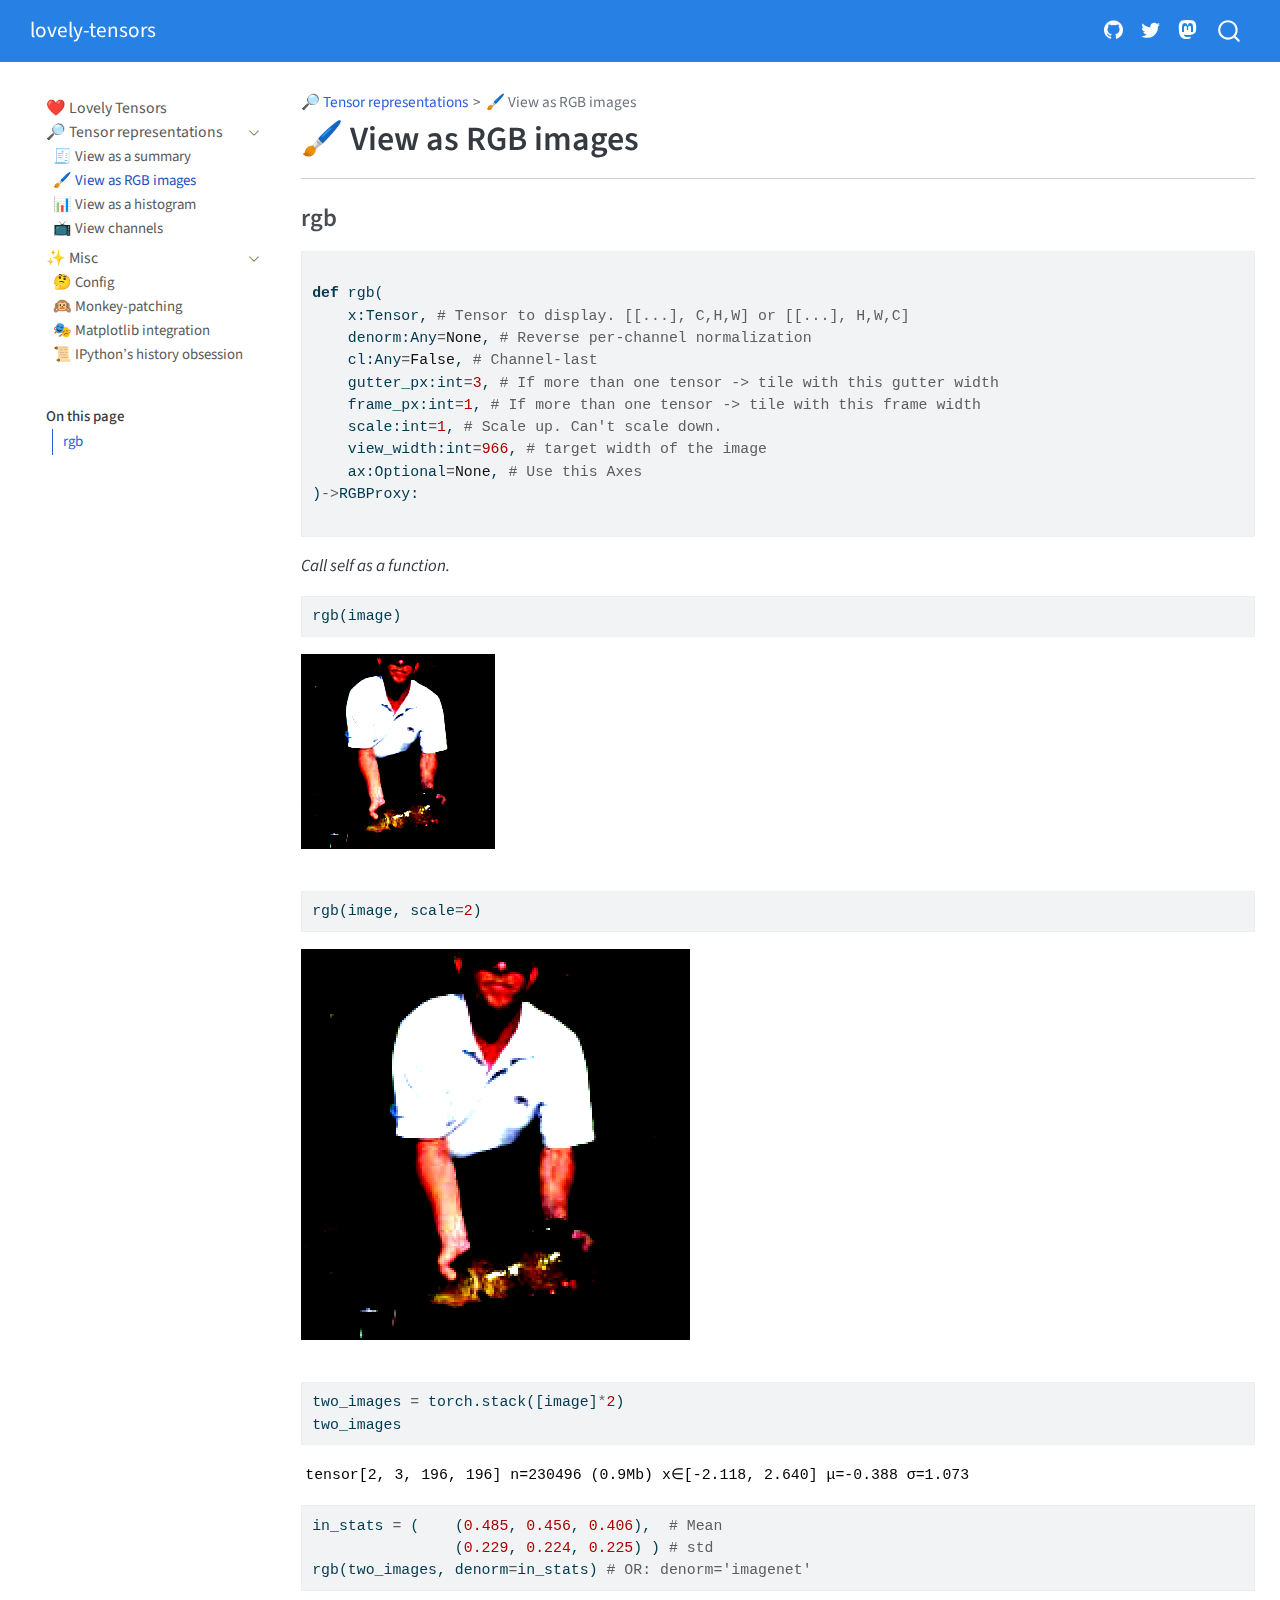
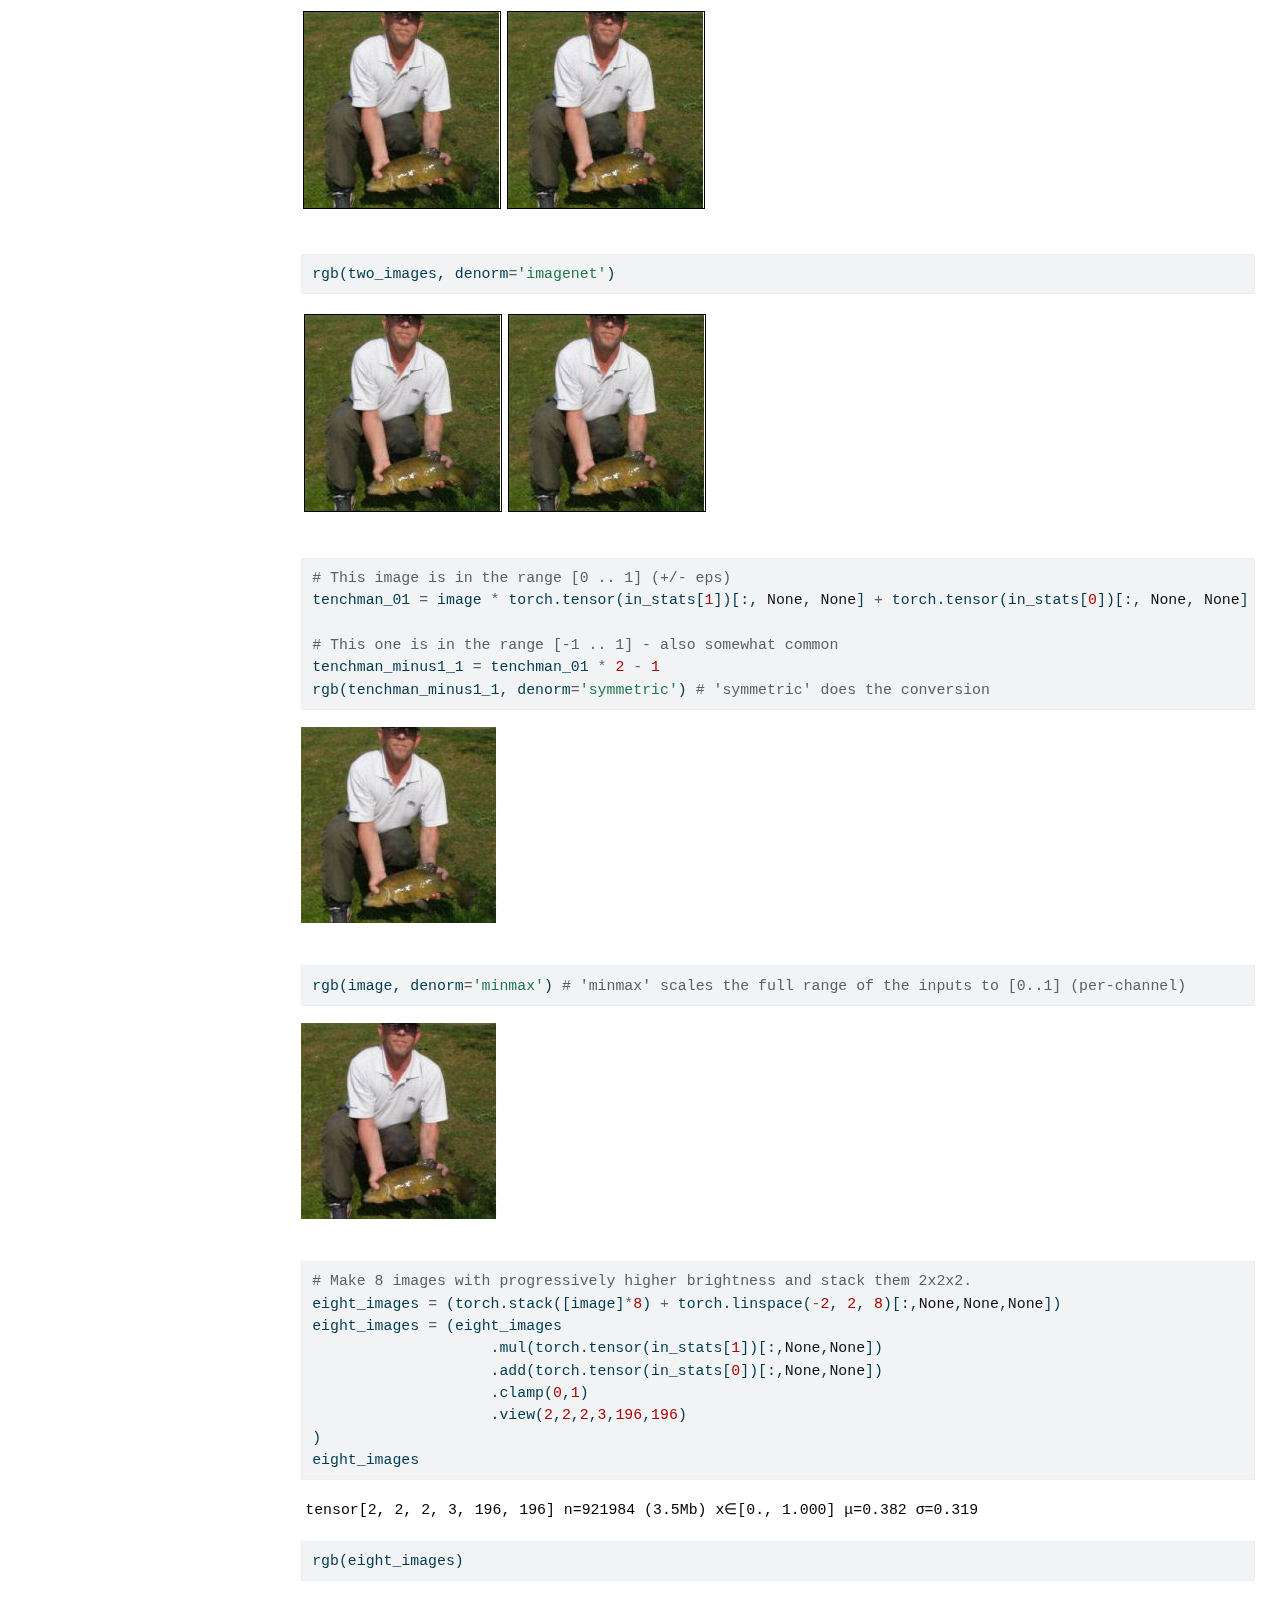
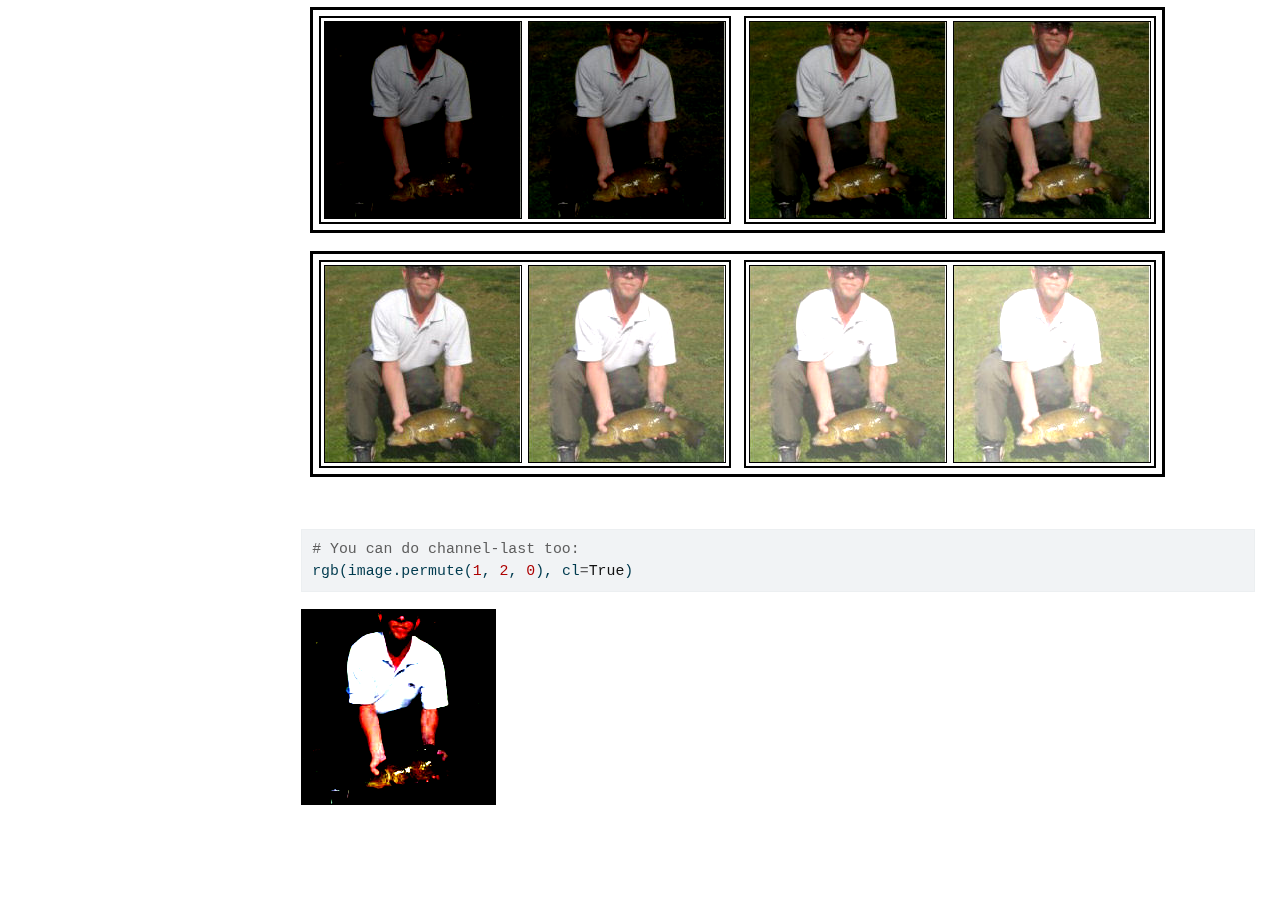
<file: repr_rgb.html>
<!DOCTYPE html>
<html xmlns="http://www.w3.org/1999/xhtml" lang="en" xml:lang="en"><head>

<meta charset="utf-8">
<meta name="generator" content="quarto-1.9.37">

<meta name="viewport" content="width=device-width, initial-scale=1.0, user-scalable=yes">


<title>🖌️ View as RGB images – lovely-tensors</title>
<style>
/* Default styles provided by pandoc.
** See https://pandoc.org/MANUAL.html#variables-for-html for config info.
*/
code{white-space: pre-wrap;}
span.smallcaps{font-variant: small-caps;}
div.columns{display: flex; gap: min(4vw, 1.5em);}
div.column{flex: auto; overflow-x: auto;}
div.hanging-indent{margin-left: 1.5em; text-indent: -1.5em;}
ul.task-list{list-style: none;}
ul.task-list li input[type="checkbox"] {
  width: 0.8em;
  margin: 0 0.8em 0.2em -1em; /* quarto-specific, see https://github.com/quarto-dev/quarto-cli/issues/4556 */ 
  vertical-align: middle;
}
/* CSS for syntax highlighting */
html { -webkit-text-size-adjust: 100%; }
pre > code.sourceCode { white-space: pre; position: relative; }
pre > code.sourceCode > span { display: inline-block; line-height: 1.25; }
pre > code.sourceCode > span:empty { height: 1.2em; }
.sourceCode { overflow: visible; }
code.sourceCode > span { color: inherit; text-decoration: inherit; }
div.sourceCode { margin: 1em 0; }
pre.sourceCode { margin: 0; }
@media screen {
div.sourceCode { overflow: auto; }
}
@media print {
pre > code.sourceCode { white-space: pre-wrap; }
pre > code.sourceCode > span { text-indent: -5em; padding-left: 5em; }
}
pre.numberSource code
  { counter-reset: source-line 0; }
pre.numberSource code > span
  { position: relative; left: -4em; counter-increment: source-line; }
pre.numberSource code > span > a:first-child::before
  { content: counter(source-line);
    position: relative; left: -1em; text-align: right; vertical-align: baseline;
    border: none; display: inline-block;
    -webkit-touch-callout: none; -webkit-user-select: none;
    -khtml-user-select: none; -moz-user-select: none;
    -ms-user-select: none; user-select: none;
    padding: 0 4px; width: 4em;
  }
pre.numberSource { margin-left: 3em;  padding-left: 4px; }
div.sourceCode
  {   }
@media screen {
pre > code.sourceCode > span > a:first-child::before { text-decoration: underline; }
}
</style>


<script src="site_libs/quarto-nav/quarto-nav.js"></script>
<script src="site_libs/quarto-nav/headroom.min.js"></script>
<script src="site_libs/clipboard/clipboard.min.js"></script>
<script src="site_libs/quarto-search/autocomplete.umd.js"></script>
<script src="site_libs/quarto-search/fuse.min.js"></script>
<script src="site_libs/quarto-search/quarto-search.js"></script>
<meta name="quarto:offset" content="./">
<script src="site_libs/quarto-html/quarto.js" type="module"></script>
<script src="site_libs/quarto-html/tabsets/tabsets.js" type="module"></script>
<script src="site_libs/quarto-html/popper.min.js"></script>
<script src="site_libs/quarto-html/tippy.umd.min.js"></script>
<script src="site_libs/quarto-html/anchor.min.js"></script>
<link href="site_libs/quarto-html/tippy.css" rel="stylesheet">
<link href="site_libs/quarto-html/quarto-syntax-highlighting-7f8f88aac4f3542376d5c11b86a4c14d.css" rel="stylesheet" id="quarto-text-highlighting-styles">
<script src="site_libs/bootstrap/bootstrap.min.js"></script>
<link href="site_libs/bootstrap/bootstrap-icons.css" rel="stylesheet">
<link href="site_libs/bootstrap/bootstrap-de52dc3353fe04aa4d07820b7139bd46.min.css" rel="stylesheet" append-hash="true" id="quarto-bootstrap" data-mode="light">
<script id="quarto-search-options" type="application/json">{
  "location": "navbar",
  "copy-button": false,
  "collapse-after": 3,
  "panel-placement": "end",
  "type": "overlay",
  "limit": 50,
  "keyboard-shortcut": [
    "f",
    "/",
    "s"
  ],
  "show-item-context": false,
  "language": {
    "search-no-results-text": "No results",
    "search-matching-documents-text": "matching documents",
    "search-copy-link-title": "Copy link to search",
    "search-hide-matches-text": "Hide additional matches",
    "search-more-match-text": "more match in this document",
    "search-more-matches-text": "more matches in this document",
    "search-clear-button-title": "Clear",
    "search-text-placeholder": "",
    "search-detached-cancel-button-title": "Cancel",
    "search-submit-button-title": "Submit",
    "search-label": "Search"
  }
}</script>


<link rel="stylesheet" href="styles.css">
<meta property="og:title" content="🖌️ View as RGB images – lovely-tensors">
<meta property="og:description" content="❤️ Lovely Tensors">
<meta property="og:image" content="https://xl0.github.io/lovely-tensors/01_repr_rgb_files/figure-html/cell-3-output-1.png">
<meta property="og:site_name" content="lovely-tensors">
<meta property="og:image:height" content="196">
<meta property="og:image:width" content="196">
<meta name="twitter:title" content="🖌️ View as RGB images – lovely-tensors">
<meta name="twitter:description" content="❤️ Lovely Tensors">
<meta name="twitter:image" content="https://xl0.github.io/lovely-tensors/01_repr_rgb_files/figure-html/cell-3-output-1.png">
<meta name="twitter:creator" content="@xl0xl0xl0">
<meta name="twitter:image-height" content="196">
<meta name="twitter:image-width" content="196">
<meta name="twitter:card" content="summary_large_image">
</head>

<body class="nav-sidebar floating nav-fixed quarto-light">

<div id="quarto-search-results"></div>
  <header id="quarto-header" class="headroom fixed-top">
    <nav class="navbar navbar-expand-lg " data-bs-theme="dark">
      <div class="navbar-container container-fluid">
      <div class="navbar-brand-container mx-auto">
    <a class="navbar-brand" href="./index.html">
    <span class="navbar-title">lovely-tensors</span>
    </a>
  </div>
            <div id="quarto-search" class="" title="Search"></div>
          <button class="navbar-toggler" type="button" data-bs-toggle="collapse" data-bs-target="#navbarCollapse" aria-controls="navbarCollapse" role="menu" aria-expanded="false" aria-label="Toggle navigation" onclick="if (window.quartoToggleHeadroom) { window.quartoToggleHeadroom(); }">
  <span class="navbar-toggler-icon"></span>
</button>
          <div class="collapse navbar-collapse" id="navbarCollapse">
            <ul class="navbar-nav navbar-nav-scroll ms-auto">
  <li class="nav-item compact">
    <a class="nav-link" href="http://github.com/xl0/lovely-tensors"> <i class="bi bi-github" role="img">
</i> 
<span class="menu-text"></span></a>
  </li>  
  <li class="nav-item compact">
    <a class="nav-link" href="https://twitter.com/xl0xl0xl0"> <i class="bi bi-twitter" role="img">
</i> 
<span class="menu-text"></span></a>
  </li>  
  <li class="nav-item compact">
    <a class="nav-link" href="https://sigmoid.social/@xl0"> <i class="bi bi-mastodon" role="img">
</i> 
<span class="menu-text"></span></a>
  </li>  
</ul>
          </div> <!-- /navcollapse -->
            <div class="quarto-navbar-tools">
</div>
      </div> <!-- /container-fluid -->
    </nav>
  <nav class="quarto-secondary-nav">
    <div class="container-fluid d-flex">
      <button type="button" class="quarto-btn-toggle btn" data-bs-toggle="collapse" role="button" data-bs-target=".quarto-sidebar-collapse-item" aria-controls="quarto-sidebar" aria-expanded="false" aria-label="Toggle sidebar navigation" onclick="if (window.quartoToggleHeadroom) { window.quartoToggleHeadroom(); }">
        <i class="bi bi-layout-text-sidebar-reverse"></i>
      </button>
        <nav class="quarto-page-breadcrumbs" aria-label="breadcrumb"><ol class="breadcrumb"><li class="breadcrumb-item"><a href="./repr_str.html">🔎 Tensor representations</a></li><li class="breadcrumb-item"><a href="./repr_rgb.html">🖌️ View as RGB images</a></li></ol></nav>
        <a class="flex-grow-1" role="navigation" data-bs-toggle="collapse" data-bs-target=".quarto-sidebar-collapse-item" aria-controls="quarto-sidebar" aria-expanded="false" aria-label="Toggle sidebar navigation" onclick="if (window.quartoToggleHeadroom) { window.quartoToggleHeadroom(); }">      
        </a>
    </div>
  </nav>
</header>
<!-- content -->
<div id="quarto-content" class="quarto-container page-columns page-rows-contents page-layout-full page-navbar">
<!-- sidebar -->
  <nav id="quarto-sidebar" class="sidebar collapse collapse-horizontal quarto-sidebar-collapse-item sidebar-navigation floating overflow-auto">
    <div class="sidebar-menu-container"> 
    <ul class="list-unstyled mt-1">
        <li class="sidebar-item">
  <div class="sidebar-item-container"> 
  <a href="./index.html" class="sidebar-item-text sidebar-link">
 <span class="menu-text">❤️ Lovely Tensors</span></a>
  </div>
</li>
        <li class="sidebar-item sidebar-item-section">
      <div class="sidebar-item-container"> 
            <a class="sidebar-item-text sidebar-link text-start" data-bs-toggle="collapse" data-bs-target="#quarto-sidebar-section-1" role="navigation" aria-expanded="true">
 <span class="menu-text">🔎 Tensor representations</span></a>
          <a class="sidebar-item-toggle text-start" data-bs-toggle="collapse" data-bs-target="#quarto-sidebar-section-1" role="navigation" aria-expanded="true" aria-label="Toggle section">
            <i class="bi bi-chevron-right ms-2"></i>
          </a> 
      </div>
      <ul id="quarto-sidebar-section-1" class="collapse list-unstyled sidebar-section depth1 show">  
          <li class="sidebar-item">
  <div class="sidebar-item-container"> 
  <a href="./repr_str.html" class="sidebar-item-text sidebar-link">
 <span class="menu-text">🧾 View as a summary</span></a>
  </div>
</li>
          <li class="sidebar-item">
  <div class="sidebar-item-container"> 
  <a href="./repr_rgb.html" class="sidebar-item-text sidebar-link active">
 <span class="menu-text">🖌️ View as RGB images</span></a>
  </div>
</li>
          <li class="sidebar-item">
  <div class="sidebar-item-container"> 
  <a href="./repr_plt.html" class="sidebar-item-text sidebar-link">
 <span class="menu-text">📊 View as a histogram</span></a>
  </div>
</li>
          <li class="sidebar-item">
  <div class="sidebar-item-container"> 
  <a href="./repr_chans.html" class="sidebar-item-text sidebar-link">
 <span class="menu-text">📺 View channels</span></a>
  </div>
</li>
      </ul>
  </li>
        <li class="sidebar-item sidebar-item-section">
      <div class="sidebar-item-container"> 
            <a class="sidebar-item-text sidebar-link text-start" data-bs-toggle="collapse" data-bs-target="#quarto-sidebar-section-2" role="navigation" aria-expanded="true">
 <span class="menu-text">✨ Misc</span></a>
          <a class="sidebar-item-toggle text-start" data-bs-toggle="collapse" data-bs-target="#quarto-sidebar-section-2" role="navigation" aria-expanded="true" aria-label="Toggle section">
            <i class="bi bi-chevron-right ms-2"></i>
          </a> 
      </div>
      <ul id="quarto-sidebar-section-2" class="collapse list-unstyled sidebar-section depth1 show">  
          <li class="sidebar-item">
  <div class="sidebar-item-container"> 
  <a href="./utils.config.html" class="sidebar-item-text sidebar-link">
 <span class="menu-text">🤔 Config</span></a>
  </div>
</li>
          <li class="sidebar-item">
  <div class="sidebar-item-container"> 
  <a href="./patch.html" class="sidebar-item-text sidebar-link">
 <span class="menu-text">🙉 Monkey-patching</span></a>
  </div>
</li>
          <li class="sidebar-item">
  <div class="sidebar-item-container"> 
  <a href="./matplotlib.html" class="sidebar-item-text sidebar-link">
 <span class="menu-text">🎭 Matplotlib integration</span></a>
  </div>
</li>
          <li class="sidebar-item">
  <div class="sidebar-item-container"> 
  <a href="./history.html" class="sidebar-item-text sidebar-link">
 <span class="menu-text">📜 IPython’s history obsession</span></a>
  </div>
</li>
      </ul>
  </li>
    </ul>
    </div>
    <nav id="TOC" role="doc-toc" class="toc-active">
    <h2 id="toc-title">On this page</h2>
   
  <ul>
  <li><a href="#rgb" id="toc-rgb" class="nav-link active" data-scroll-target="#rgb">rgb</a></li>
  </ul>
</nav>
</nav>
<div id="quarto-sidebar-glass" class="quarto-sidebar-collapse-item" data-bs-toggle="collapse" data-bs-target=".quarto-sidebar-collapse-item"></div>
<!-- margin-sidebar -->
    <div id="quarto-margin-sidebar" class="sidebar margin-sidebar zindex-bottom">
    </div>
<!-- main -->
<main class="content column-page-right" id="quarto-document-content">

<header id="title-block-header" class="quarto-title-block default"><nav class="quarto-page-breadcrumbs quarto-title-breadcrumbs d-none d-lg-block" aria-label="breadcrumb"><ol class="breadcrumb"><li class="breadcrumb-item"><a href="./repr_str.html">🔎 Tensor representations</a></li><li class="breadcrumb-item"><a href="./repr_rgb.html">🖌️ View as RGB images</a></li></ol></nav>
<div class="quarto-title">
<h1 class="title">🖌️ View as RGB images</h1>
</div>



<div class="quarto-title-meta column-page-right">

    
  
    
  </div>
  


</header>


<!-- WARNING: THIS FILE WAS AUTOGENERATED! DO NOT EDIT! -->
<hr>
<section id="rgb" class="level3">
<h3 class="anchored" data-anchor-id="rgb">rgb</h3>
<div class="code-copy-outer-scaffold"><div class="sourceCode" id="cb1"><pre class="sourceCode python code-with-copy"><code class="sourceCode python"><span id="cb1-1"><a href="#cb1-1" aria-hidden="true" tabindex="-1"></a></span>
<span id="cb1-2"><a href="#cb1-2" aria-hidden="true" tabindex="-1"></a><span class="kw">def</span> rgb(</span>
<span id="cb1-3"><a href="#cb1-3" aria-hidden="true" tabindex="-1"></a>    x:Tensor, <span class="co"># Tensor to display. [[...], C,H,W] or [[...], H,W,C]</span></span>
<span id="cb1-4"><a href="#cb1-4" aria-hidden="true" tabindex="-1"></a>    denorm:Any<span class="op">=</span><span class="va">None</span>, <span class="co"># Reverse per-channel normalization</span></span>
<span id="cb1-5"><a href="#cb1-5" aria-hidden="true" tabindex="-1"></a>    cl:Any<span class="op">=</span><span class="va">False</span>, <span class="co"># Channel-last</span></span>
<span id="cb1-6"><a href="#cb1-6" aria-hidden="true" tabindex="-1"></a>    gutter_px:<span class="bu">int</span><span class="op">=</span><span class="dv">3</span>, <span class="co"># If more than one tensor -&gt; tile with this gutter width</span></span>
<span id="cb1-7"><a href="#cb1-7" aria-hidden="true" tabindex="-1"></a>    frame_px:<span class="bu">int</span><span class="op">=</span><span class="dv">1</span>, <span class="co"># If more than one tensor -&gt; tile with this frame width</span></span>
<span id="cb1-8"><a href="#cb1-8" aria-hidden="true" tabindex="-1"></a>    scale:<span class="bu">int</span><span class="op">=</span><span class="dv">1</span>, <span class="co"># Scale up. Can't scale down.</span></span>
<span id="cb1-9"><a href="#cb1-9" aria-hidden="true" tabindex="-1"></a>    view_width:<span class="bu">int</span><span class="op">=</span><span class="dv">966</span>, <span class="co"># target width of the image</span></span>
<span id="cb1-10"><a href="#cb1-10" aria-hidden="true" tabindex="-1"></a>    ax:Optional<span class="op">=</span><span class="va">None</span>, <span class="co"># Use this Axes</span></span>
<span id="cb1-11"><a href="#cb1-11" aria-hidden="true" tabindex="-1"></a>)<span class="op">-&gt;</span>RGBProxy:</span>
<span id="cb1-12"><a href="#cb1-12" aria-hidden="true" tabindex="-1"></a></span></code></pre></div><button title="Copy to Clipboard" class="code-copy-button"><i class="bi"></i></button></div>
<p><em>Call self as a function.</em></p>
<div id="058e46a8" class="cell">
<div class="code-copy-outer-scaffold"><div class="sourceCode cell-code" id="cb2"><pre class="sourceCode python code-with-copy"><code class="sourceCode python"><span id="cb2-1"><a href="#cb2-1" aria-hidden="true" tabindex="-1"></a>rgb(image)</span></code></pre></div><button title="Copy to Clipboard" class="code-copy-button"><i class="bi"></i></button></div>
<div class="cell-output cell-output-display">
<div>
<figure class="figure">
<p><img src="01_repr_rgb_files/figure-html/cell-3-output-1.png" class="img-fluid figure-img"></p>
</figure>
</div>
</div>
</div>
<div id="bc4b315b" class="cell">
<div class="code-copy-outer-scaffold"><div class="sourceCode cell-code" id="cb3"><pre class="sourceCode python code-with-copy"><code class="sourceCode python"><span id="cb3-1"><a href="#cb3-1" aria-hidden="true" tabindex="-1"></a>rgb(image, scale<span class="op">=</span><span class="dv">2</span>)</span></code></pre></div><button title="Copy to Clipboard" class="code-copy-button"><i class="bi"></i></button></div>
<div class="cell-output cell-output-display">
<div>
<figure class="figure">
<p><img src="01_repr_rgb_files/figure-html/cell-4-output-1.png" class="img-fluid figure-img"></p>
</figure>
</div>
</div>
</div>
<div id="b5126b9d" class="cell">
<div class="code-copy-outer-scaffold"><div class="sourceCode cell-code" id="cb4"><pre class="sourceCode python code-with-copy"><code class="sourceCode python"><span id="cb4-1"><a href="#cb4-1" aria-hidden="true" tabindex="-1"></a>two_images <span class="op">=</span> torch.stack([image]<span class="op">*</span><span class="dv">2</span>)</span>
<span id="cb4-2"><a href="#cb4-2" aria-hidden="true" tabindex="-1"></a>two_images</span></code></pre></div><button title="Copy to Clipboard" class="code-copy-button"><i class="bi"></i></button></div>
<div class="cell-output cell-output-display">
<pre><code>tensor[2, 3, 196, 196] n=230496 (0.9Mb) x∈[-2.118, 2.640] μ=-0.388 σ=1.073</code></pre>
</div>
</div>
<div id="e2f1017c" class="cell">
<div class="code-copy-outer-scaffold"><div class="sourceCode cell-code" id="cb6"><pre class="sourceCode python code-with-copy"><code class="sourceCode python"><span id="cb6-1"><a href="#cb6-1" aria-hidden="true" tabindex="-1"></a>in_stats <span class="op">=</span> (    (<span class="fl">0.485</span>, <span class="fl">0.456</span>, <span class="fl">0.406</span>),  <span class="co"># Mean</span></span>
<span id="cb6-2"><a href="#cb6-2" aria-hidden="true" tabindex="-1"></a>                (<span class="fl">0.229</span>, <span class="fl">0.224</span>, <span class="fl">0.225</span>) ) <span class="co"># std</span></span>
<span id="cb6-3"><a href="#cb6-3" aria-hidden="true" tabindex="-1"></a>rgb(two_images, denorm<span class="op">=</span>in_stats) <span class="co"># OR: denorm='imagenet'</span></span></code></pre></div><button title="Copy to Clipboard" class="code-copy-button"><i class="bi"></i></button></div>
<div class="cell-output cell-output-display">
<div>
<figure class="figure">
<p><img src="01_repr_rgb_files/figure-html/cell-6-output-1.png" class="img-fluid figure-img"></p>
</figure>
</div>
</div>
</div>
<div id="281f21b0" class="cell">
<div class="code-copy-outer-scaffold"><div class="sourceCode cell-code" id="cb7"><pre class="sourceCode python code-with-copy"><code class="sourceCode python"><span id="cb7-1"><a href="#cb7-1" aria-hidden="true" tabindex="-1"></a>rgb(two_images, denorm<span class="op">=</span><span class="st">'imagenet'</span>)</span></code></pre></div><button title="Copy to Clipboard" class="code-copy-button"><i class="bi"></i></button></div>
<div class="cell-output cell-output-display">
<div>
<figure class="figure">
<p><img src="01_repr_rgb_files/figure-html/cell-7-output-1.png" class="img-fluid figure-img"></p>
</figure>
</div>
</div>
</div>
<div id="5035bead" class="cell">
<div class="code-copy-outer-scaffold"><div class="sourceCode cell-code" id="cb8"><pre class="sourceCode python code-with-copy"><code class="sourceCode python"><span id="cb8-1"><a href="#cb8-1" aria-hidden="true" tabindex="-1"></a><span class="co"># This image is in the range [0 .. 1] (+/- eps)</span></span>
<span id="cb8-2"><a href="#cb8-2" aria-hidden="true" tabindex="-1"></a>tenchman_01 <span class="op">=</span> image <span class="op">*</span> torch.tensor(in_stats[<span class="dv">1</span>])[:, <span class="va">None</span>, <span class="va">None</span>] <span class="op">+</span> torch.tensor(in_stats[<span class="dv">0</span>])[:, <span class="va">None</span>, <span class="va">None</span>]</span>
<span id="cb8-3"><a href="#cb8-3" aria-hidden="true" tabindex="-1"></a></span>
<span id="cb8-4"><a href="#cb8-4" aria-hidden="true" tabindex="-1"></a><span class="co"># This one is in the range [-1 .. 1] - also somewhat common</span></span>
<span id="cb8-5"><a href="#cb8-5" aria-hidden="true" tabindex="-1"></a>tenchman_minus1_1 <span class="op">=</span> tenchman_01 <span class="op">*</span> <span class="dv">2</span> <span class="op">-</span> <span class="dv">1</span></span>
<span id="cb8-6"><a href="#cb8-6" aria-hidden="true" tabindex="-1"></a>rgb(tenchman_minus1_1, denorm<span class="op">=</span><span class="st">'symmetric'</span>) <span class="co"># 'symmetric' does the conversion</span></span></code></pre></div><button title="Copy to Clipboard" class="code-copy-button"><i class="bi"></i></button></div>
<div class="cell-output cell-output-display">
<div>
<figure class="figure">
<p><img src="01_repr_rgb_files/figure-html/cell-8-output-1.png" class="img-fluid figure-img"></p>
</figure>
</div>
</div>
</div>
<div id="98b49ed9" class="cell">
<div class="code-copy-outer-scaffold"><div class="sourceCode cell-code" id="cb9"><pre class="sourceCode python code-with-copy"><code class="sourceCode python"><span id="cb9-1"><a href="#cb9-1" aria-hidden="true" tabindex="-1"></a>rgb(image, denorm<span class="op">=</span><span class="st">'minmax'</span>) <span class="co"># 'minmax' scales the full range of the inputs to [0..1] (per-channel)</span></span></code></pre></div><button title="Copy to Clipboard" class="code-copy-button"><i class="bi"></i></button></div>
<div class="cell-output cell-output-display">
<div>
<figure class="figure">
<p><img src="01_repr_rgb_files/figure-html/cell-9-output-1.png" class="img-fluid figure-img"></p>
</figure>
</div>
</div>
</div>
<div id="8e18dd48" class="cell">
<div class="code-copy-outer-scaffold"><div class="sourceCode cell-code" id="cb10"><pre class="sourceCode python code-with-copy"><code class="sourceCode python"><span id="cb10-1"><a href="#cb10-1" aria-hidden="true" tabindex="-1"></a><span class="co"># Make 8 images with progressively higher brightness and stack them 2x2x2.</span></span>
<span id="cb10-2"><a href="#cb10-2" aria-hidden="true" tabindex="-1"></a>eight_images <span class="op">=</span> (torch.stack([image]<span class="op">*</span><span class="dv">8</span>) <span class="op">+</span> torch.linspace(<span class="op">-</span><span class="dv">2</span>, <span class="dv">2</span>, <span class="dv">8</span>)[:,<span class="va">None</span>,<span class="va">None</span>,<span class="va">None</span>])</span>
<span id="cb10-3"><a href="#cb10-3" aria-hidden="true" tabindex="-1"></a>eight_images <span class="op">=</span> (eight_images</span>
<span id="cb10-4"><a href="#cb10-4" aria-hidden="true" tabindex="-1"></a>                    .mul(torch.tensor(in_stats[<span class="dv">1</span>])[:,<span class="va">None</span>,<span class="va">None</span>])</span>
<span id="cb10-5"><a href="#cb10-5" aria-hidden="true" tabindex="-1"></a>                    .add(torch.tensor(in_stats[<span class="dv">0</span>])[:,<span class="va">None</span>,<span class="va">None</span>])</span>
<span id="cb10-6"><a href="#cb10-6" aria-hidden="true" tabindex="-1"></a>                    .clamp(<span class="dv">0</span>,<span class="dv">1</span>)</span>
<span id="cb10-7"><a href="#cb10-7" aria-hidden="true" tabindex="-1"></a>                    .view(<span class="dv">2</span>,<span class="dv">2</span>,<span class="dv">2</span>,<span class="dv">3</span>,<span class="dv">196</span>,<span class="dv">196</span>)</span>
<span id="cb10-8"><a href="#cb10-8" aria-hidden="true" tabindex="-1"></a>)</span>
<span id="cb10-9"><a href="#cb10-9" aria-hidden="true" tabindex="-1"></a>eight_images</span></code></pre></div><button title="Copy to Clipboard" class="code-copy-button"><i class="bi"></i></button></div>
<div class="cell-output cell-output-display">
<pre><code>tensor[2, 2, 2, 3, 196, 196] n=921984 (3.5Mb) x∈[0., 1.000] μ=0.382 σ=0.319</code></pre>
</div>
</div>
<div id="91e0c4c4" class="cell">
<div class="code-copy-outer-scaffold"><div class="sourceCode cell-code" id="cb12"><pre class="sourceCode python code-with-copy"><code class="sourceCode python"><span id="cb12-1"><a href="#cb12-1" aria-hidden="true" tabindex="-1"></a>rgb(eight_images)</span></code></pre></div><button title="Copy to Clipboard" class="code-copy-button"><i class="bi"></i></button></div>
<div class="cell-output cell-output-display">
<div>
<figure class="figure">
<p><img src="01_repr_rgb_files/figure-html/cell-11-output-1.png" class="img-fluid figure-img"></p>
</figure>
</div>
</div>
</div>
<div id="1016c194" class="cell">
<div class="code-copy-outer-scaffold"><div class="sourceCode cell-code" id="cb13"><pre class="sourceCode python code-with-copy"><code class="sourceCode python"><span id="cb13-1"><a href="#cb13-1" aria-hidden="true" tabindex="-1"></a><span class="co"># You can do channel-last too:</span></span>
<span id="cb13-2"><a href="#cb13-2" aria-hidden="true" tabindex="-1"></a>rgb(image.permute(<span class="dv">1</span>, <span class="dv">2</span>, <span class="dv">0</span>), cl<span class="op">=</span><span class="va">True</span>)</span></code></pre></div><button title="Copy to Clipboard" class="code-copy-button"><i class="bi"></i></button></div>
<div class="cell-output cell-output-display">
<div>
<figure class="figure">
<p><img src="01_repr_rgb_files/figure-html/cell-12-output-1.png" class="img-fluid figure-img"></p>
</figure>
</div>
</div>
</div>


</section>

</main> <!-- /main -->
<script id="quarto-html-after-body" type="application/javascript">
  window.document.addEventListener("DOMContentLoaded", function (event) {
    const icon = "";
    const anchorJS = new window.AnchorJS();
    anchorJS.options = {
      placement: 'right',
      icon: icon
    };
    anchorJS.add('.anchored');
    const isCodeAnnotation = (el) => {
      for (const clz of el.classList) {
        if (clz.startsWith('code-annotation-')) {                     
          return true;
        }
      }
      return false;
    }
    const onCopySuccess = function(e) {
      // button target
      const button = e.trigger;
      // don't keep focus
      button.blur();
      // flash "checked"
      button.classList.add('code-copy-button-checked');
      var currentTitle = button.getAttribute("title");
      button.setAttribute("title", "Copied!");
      let tooltip;
      if (window.bootstrap) {
        button.setAttribute("data-bs-toggle", "tooltip");
        button.setAttribute("data-bs-placement", "left");
        button.setAttribute("data-bs-title", "Copied!");
        tooltip = new bootstrap.Tooltip(button, 
          { trigger: "manual", 
            customClass: "code-copy-button-tooltip",
            offset: [0, -8]});
        tooltip.show();    
      }
      setTimeout(function() {
        if (tooltip) {
          tooltip.hide();
          button.removeAttribute("data-bs-title");
          button.removeAttribute("data-bs-toggle");
          button.removeAttribute("data-bs-placement");
        }
        button.setAttribute("title", currentTitle);
        button.classList.remove('code-copy-button-checked');
      }, 1000);
      // clear code selection
      e.clearSelection();
    }
    const getTextToCopy = function(trigger) {
      const outerScaffold = trigger.parentElement.cloneNode(true);
      const codeEl = outerScaffold.querySelector('code');
      for (const childEl of codeEl.children) {
        if (isCodeAnnotation(childEl)) {
          childEl.remove();
        }
      }
      return codeEl.innerText;
    }
    const clipboard = new window.ClipboardJS('.code-copy-button:not([data-in-quarto-modal])', {
      text: getTextToCopy
    });
    clipboard.on('success', onCopySuccess);
    if (window.document.getElementById('quarto-embedded-source-code-modal')) {
      const clipboardModal = new window.ClipboardJS('.code-copy-button[data-in-quarto-modal]', {
        text: getTextToCopy,
        container: window.document.getElementById('quarto-embedded-source-code-modal')
      });
      clipboardModal.on('success', onCopySuccess);
    }
      var localhostRegex = new RegExp(/^(?:http|https):\/\/localhost\:?[0-9]*\//);
      var mailtoRegex = new RegExp(/^mailto:/);
        var filterRegex = new RegExp("https:\/\/xl0\.github\.io\/lovely-tensors");
      var isInternal = (href) => {
          return filterRegex.test(href) || localhostRegex.test(href) || mailtoRegex.test(href);
      }
      // Inspect non-navigation links and adorn them if external
     var links = window.document.querySelectorAll('a[href]:not(.nav-link):not(.navbar-brand):not(.toc-action):not(.sidebar-link):not(.sidebar-item-toggle):not(.pagination-link):not(.no-external):not([aria-hidden]):not(.dropdown-item):not(.quarto-navigation-tool):not(.about-link)');
      for (var i=0; i<links.length; i++) {
        const link = links[i];
        if (!isInternal(link.href)) {
          // undo the damage that might have been done by quarto-nav.js in the case of
          // links that we want to consider external
          if (link.dataset.originalHref !== undefined) {
            link.href = link.dataset.originalHref;
          }
        }
      }
    function tippyHover(el, contentFn, onTriggerFn, onUntriggerFn) {
      const config = {
        allowHTML: true,
        maxWidth: 500,
        delay: 100,
        arrow: false,
        appendTo: function(el) {
            return el.parentElement;
        },
        interactive: true,
        interactiveBorder: 10,
        theme: 'quarto',
        placement: 'bottom-start',
      };
      if (contentFn) {
        config.content = contentFn;
      }
      if (onTriggerFn) {
        config.onTrigger = onTriggerFn;
      }
      if (onUntriggerFn) {
        config.onUntrigger = onUntriggerFn;
      }
      window.tippy(el, config); 
    }
    const noterefs = window.document.querySelectorAll('a[role="doc-noteref"]');
    for (var i=0; i<noterefs.length; i++) {
      const ref = noterefs[i];
      tippyHover(ref, function() {
        // use id or data attribute instead here
        let href = ref.getAttribute('data-footnote-href') || ref.getAttribute('href');
        try { href = new URL(href).hash; } catch {}
        const id = href.replace(/^#\/?/, "");
        const note = window.document.getElementById(id);
        if (note) {
          return note.innerHTML;
        } else {
          return "";
        }
      });
    }
    const xrefs = window.document.querySelectorAll('a.quarto-xref');
    const processXRef = (id, note) => {
      // Strip column container classes
      const stripColumnClz = (el) => {
        el.classList.remove("page-full", "page-columns");
        if (el.children) {
          for (const child of el.children) {
            stripColumnClz(child);
          }
        }
      }
      stripColumnClz(note)
      if (id === null || id.startsWith('sec-')) {
        // Special case sections, only their first couple elements
        const container = document.createElement("div");
        if (note.children && note.children.length > 2) {
          container.appendChild(note.children[0].cloneNode(true));
          for (let i = 1; i < note.children.length; i++) {
            const child = note.children[i];
            if (child.tagName === "P" && child.innerText === "") {
              continue;
            } else {
              container.appendChild(child.cloneNode(true));
              break;
            }
          }
          if (window.Quarto?.typesetMath) {
            window.Quarto.typesetMath(container);
          }
          return container.innerHTML
        } else {
          if (window.Quarto?.typesetMath) {
            window.Quarto.typesetMath(note);
          }
          return note.innerHTML;
        }
      } else {
        // Remove any anchor links if they are present
        const anchorLink = note.querySelector('a.anchorjs-link');
        if (anchorLink) {
          anchorLink.remove();
        }
        if (window.Quarto?.typesetMath) {
          window.Quarto.typesetMath(note);
        }
        if (note.classList.contains("callout")) {
          return note.outerHTML;
        } else {
          return note.innerHTML;
        }
      }
    }
    for (var i=0; i<xrefs.length; i++) {
      const xref = xrefs[i];
      tippyHover(xref, undefined, function(instance) {
        instance.disable();
        let url = xref.getAttribute('href');
        let hash = undefined; 
        if (url.startsWith('#')) {
          hash = url;
        } else {
          try { hash = new URL(url).hash; } catch {}
        }
        if (hash) {
          const id = hash.replace(/^#\/?/, "");
          const note = window.document.getElementById(id);
          if (note !== null) {
            try {
              const html = processXRef(id, note.cloneNode(true));
              instance.setContent(html);
            } finally {
              instance.enable();
              instance.show();
            }
          } else {
            // See if we can fetch this
            fetch(url.split('#')[0])
            .then(res => res.text())
            .then(html => {
              const parser = new DOMParser();
              const htmlDoc = parser.parseFromString(html, "text/html");
              const note = htmlDoc.getElementById(id);
              if (note !== null) {
                const html = processXRef(id, note);
                instance.setContent(html);
              } 
            }).finally(() => {
              instance.enable();
              instance.show();
            });
          }
        } else {
          // See if we can fetch a full url (with no hash to target)
          // This is a special case and we should probably do some content thinning / targeting
          fetch(url)
          .then(res => res.text())
          .then(html => {
            const parser = new DOMParser();
            const htmlDoc = parser.parseFromString(html, "text/html");
            const note = htmlDoc.querySelector('main.content');
            if (note !== null) {
              // This should only happen for chapter cross references
              // (since there is no id in the URL)
              // remove the first header
              if (note.children.length > 0 && note.children[0].tagName === "HEADER") {
                note.children[0].remove();
              }
              const html = processXRef(null, note);
              instance.setContent(html);
            } 
          }).finally(() => {
            instance.enable();
            instance.show();
          });
        }
      }, function(instance) {
      });
    }
        let selectedAnnoteEl;
        const selectorForAnnotation = ( cell, annotation) => {
          let cellAttr = 'data-code-cell="' + cell + '"';
          let lineAttr = 'data-code-annotation="' +  annotation + '"';
          const selector = 'span[' + cellAttr + '][' + lineAttr + ']';
          return selector;
        }
        const selectCodeLines = (annoteEl) => {
          const doc = window.document;
          const targetCell = annoteEl.getAttribute("data-target-cell");
          const targetAnnotation = annoteEl.getAttribute("data-target-annotation");
          const annoteSpan = window.document.querySelector(selectorForAnnotation(targetCell, targetAnnotation));
          const lines = annoteSpan.getAttribute("data-code-lines").split(",");
          const lineIds = lines.map((line) => {
            return targetCell + "-" + line;
          })
          let top = null;
          let height = null;
          let parent = null;
          if (lineIds.length > 0) {
              //compute the position of the single el (top and bottom and make a div)
              const el = window.document.getElementById(lineIds[0]);
              top = el.offsetTop;
              height = el.offsetHeight;
              parent = el.parentElement.parentElement;
            if (lineIds.length > 1) {
              const lastEl = window.document.getElementById(lineIds[lineIds.length - 1]);
              const bottom = lastEl.offsetTop + lastEl.offsetHeight;
              height = bottom - top;
            }
            if (top !== null && height !== null && parent !== null) {
              // cook up a div (if necessary) and position it 
              let div = window.document.getElementById("code-annotation-line-highlight");
              if (div === null) {
                div = window.document.createElement("div");
                div.setAttribute("id", "code-annotation-line-highlight");
                div.style.position = 'absolute';
                parent.appendChild(div);
              }
              div.style.top = top - 2 + "px";
              div.style.height = height + 4 + "px";
              div.style.left = 0;
              let gutterDiv = window.document.getElementById("code-annotation-line-highlight-gutter");
              if (gutterDiv === null) {
                gutterDiv = window.document.createElement("div");
                gutterDiv.setAttribute("id", "code-annotation-line-highlight-gutter");
                gutterDiv.style.position = 'absolute';
                const codeCell = window.document.getElementById(targetCell);
                const gutter = codeCell.querySelector('.code-annotation-gutter');
                gutter.appendChild(gutterDiv);
              }
              gutterDiv.style.top = top - 2 + "px";
              gutterDiv.style.height = height + 4 + "px";
            }
            selectedAnnoteEl = annoteEl;
          }
        };
        const unselectCodeLines = () => {
          const elementsIds = ["code-annotation-line-highlight", "code-annotation-line-highlight-gutter"];
          elementsIds.forEach((elId) => {
            const div = window.document.getElementById(elId);
            if (div) {
              div.remove();
            }
          });
          selectedAnnoteEl = undefined;
        };
          // Handle positioning of the toggle
      window.addEventListener(
        "resize",
        throttle(() => {
          elRect = undefined;
          if (selectedAnnoteEl) {
            selectCodeLines(selectedAnnoteEl);
          }
        }, 10)
      );
      function throttle(fn, ms) {
      let throttle = false;
      let timer;
        return (...args) => {
          if(!throttle) { // first call gets through
              fn.apply(this, args);
              throttle = true;
          } else { // all the others get throttled
              if(timer) clearTimeout(timer); // cancel #2
              timer = setTimeout(() => {
                fn.apply(this, args);
                timer = throttle = false;
              }, ms);
          }
        };
      }
        // Attach click handler to the DT
        const annoteDls = window.document.querySelectorAll('dt[data-target-cell]');
        for (const annoteDlNode of annoteDls) {
          annoteDlNode.addEventListener('click', (event) => {
            const clickedEl = event.target;
            if (clickedEl !== selectedAnnoteEl) {
              unselectCodeLines();
              const activeEl = window.document.querySelector('dt[data-target-cell].code-annotation-active');
              if (activeEl) {
                activeEl.classList.remove('code-annotation-active');
              }
              selectCodeLines(clickedEl);
              clickedEl.classList.add('code-annotation-active');
            } else {
              // Unselect the line
              unselectCodeLines();
              clickedEl.classList.remove('code-annotation-active');
            }
          });
        }
    const findCites = (el) => {
      const parentEl = el.parentElement;
      if (parentEl) {
        const cites = parentEl.dataset.cites;
        if (cites) {
          return {
            el,
            cites: cites.split(' ')
          };
        } else {
          return findCites(el.parentElement)
        }
      } else {
        return undefined;
      }
    };
    var bibliorefs = window.document.querySelectorAll('a[role="doc-biblioref"]');
    for (var i=0; i<bibliorefs.length; i++) {
      const ref = bibliorefs[i];
      const citeInfo = findCites(ref);
      if (citeInfo) {
        tippyHover(citeInfo.el, function() {
          var popup = window.document.createElement('div');
          citeInfo.cites.forEach(function(cite) {
            var citeDiv = window.document.createElement('div');
            citeDiv.classList.add('hanging-indent');
            citeDiv.classList.add('csl-entry');
            var biblioDiv = window.document.getElementById('ref-' + cite);
            if (biblioDiv) {
              citeDiv.innerHTML = biblioDiv.innerHTML;
            }
            popup.appendChild(citeDiv);
          });
          return popup.innerHTML;
        });
      }
    }
  });
  </script>
</div> <!-- /content -->




</body></html>
</file>
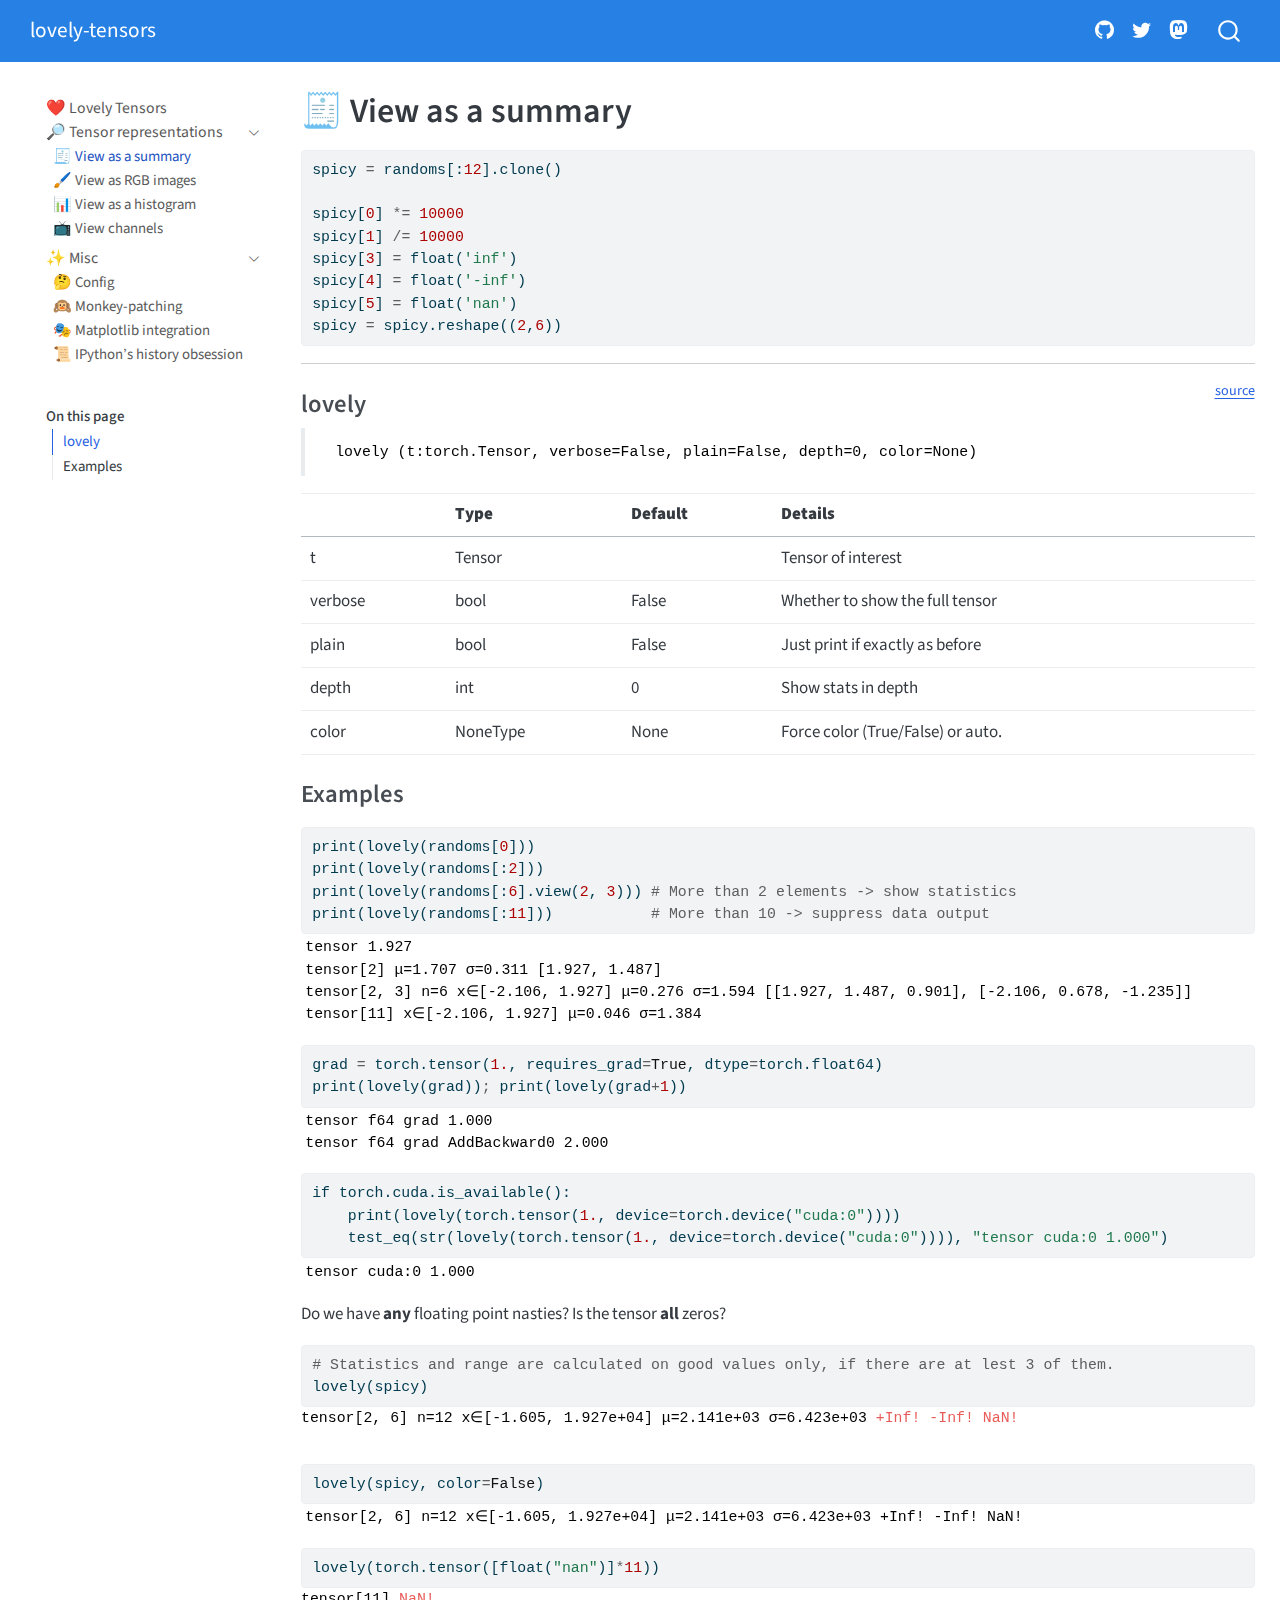
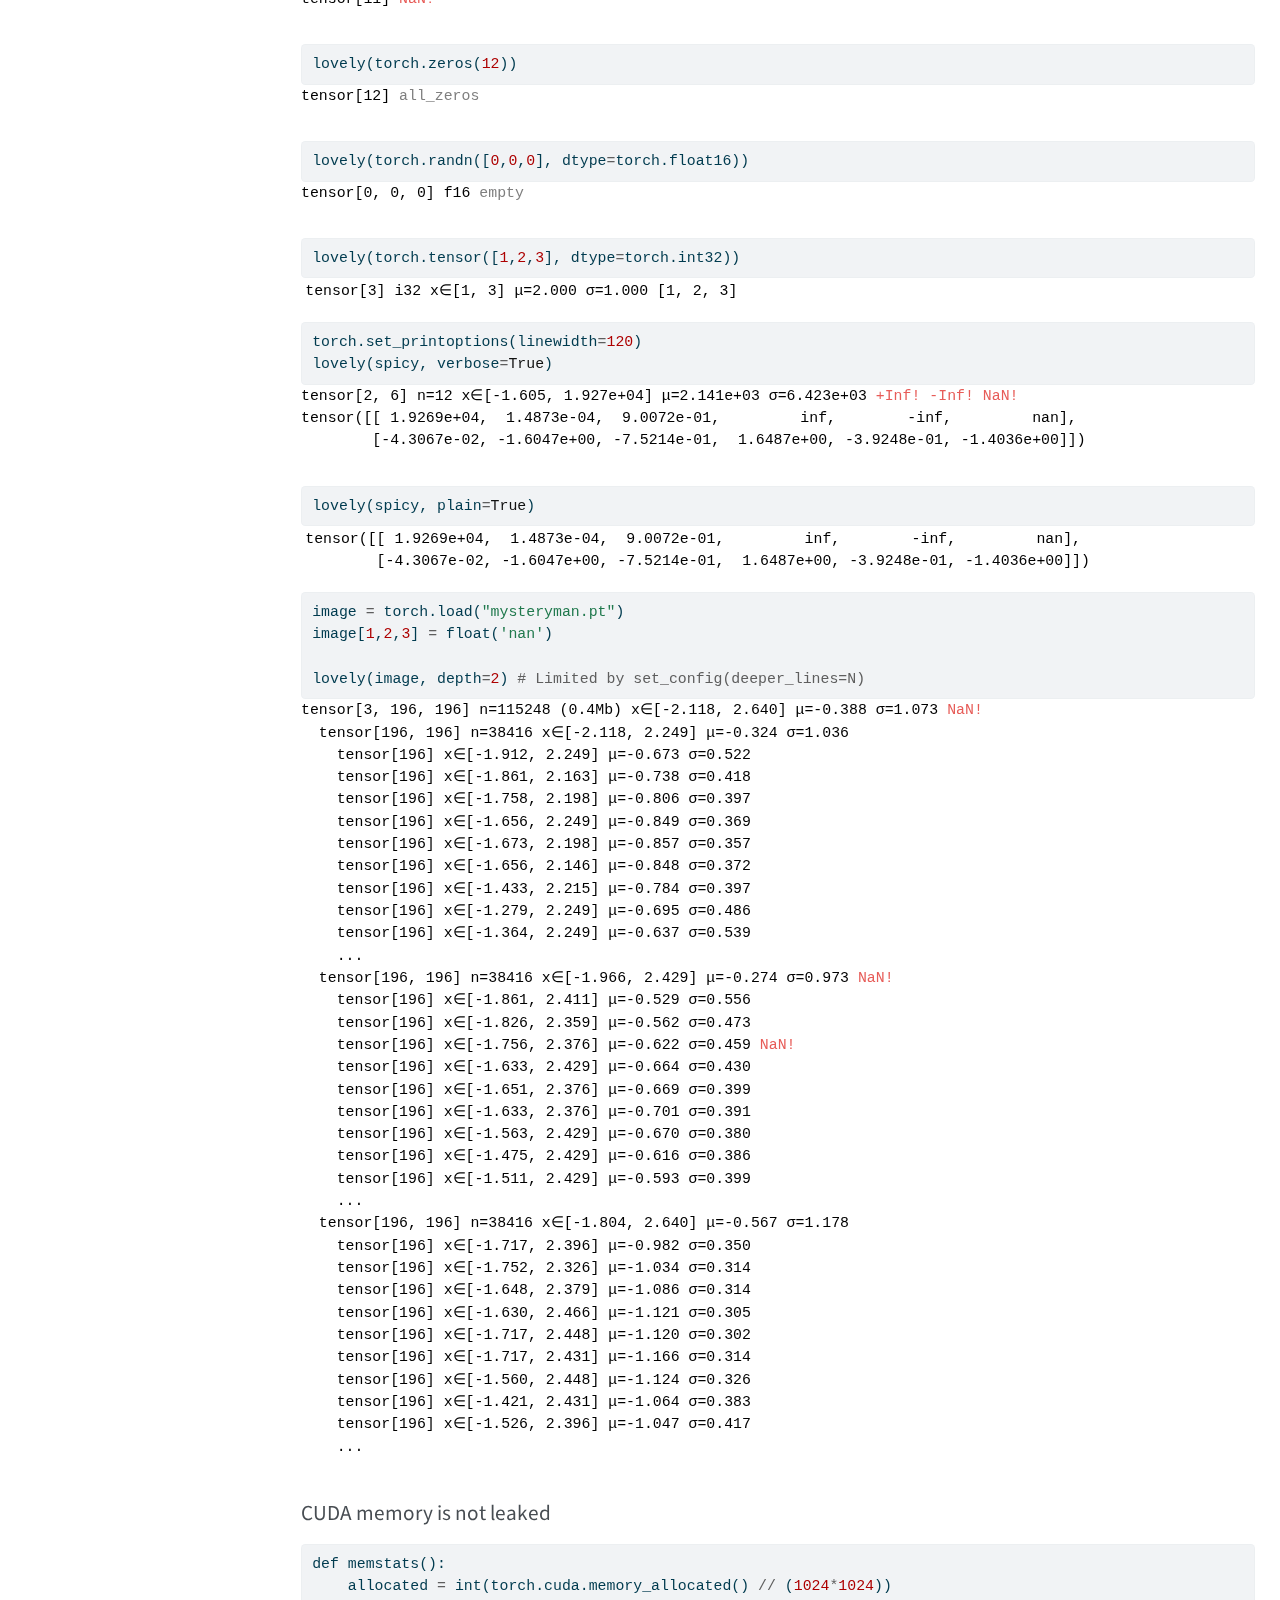
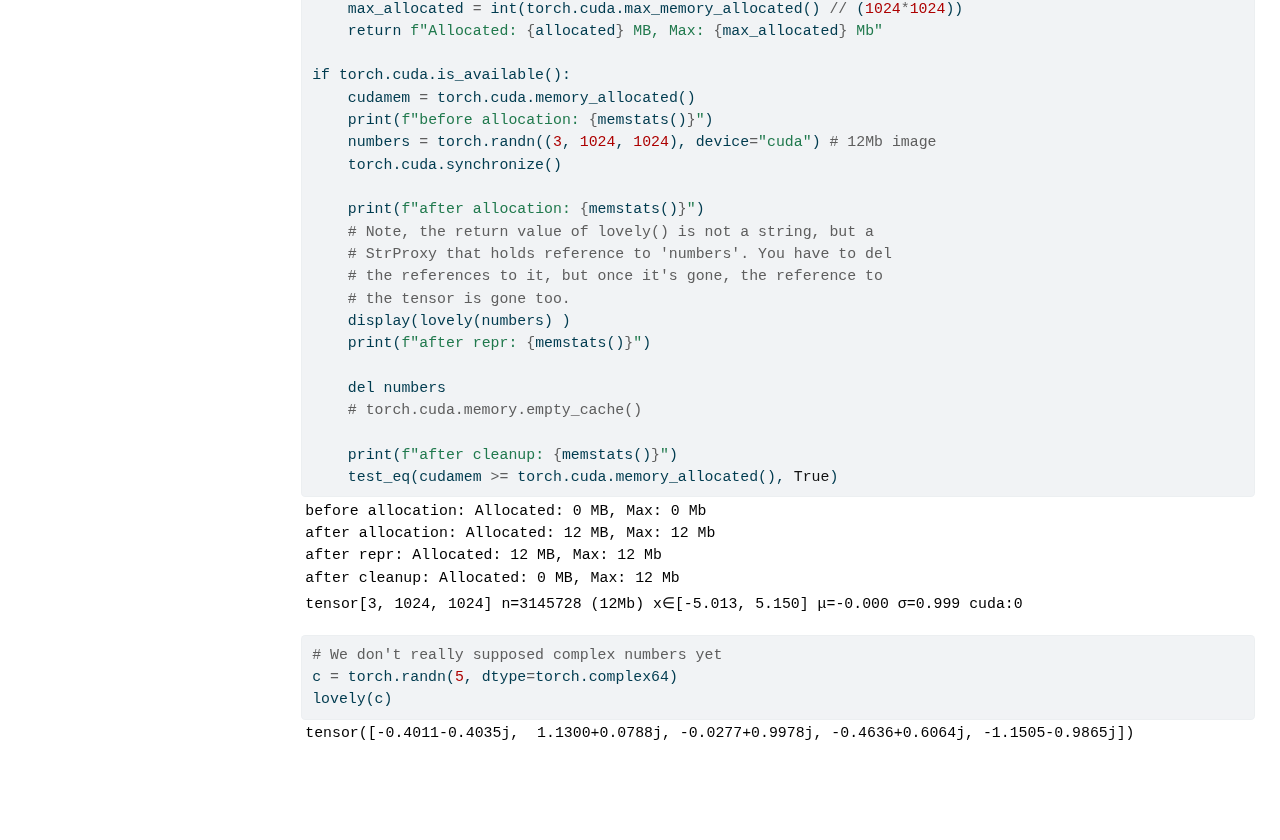
<file: repr_str.html>
<!DOCTYPE html>
<html xmlns="http://www.w3.org/1999/xhtml" lang="en" xml:lang="en"><head>

<meta charset="utf-8">
<meta name="generator" content="quarto-1.3.340">

<meta name="viewport" content="width=device-width, initial-scale=1.0, user-scalable=yes">


<title>lovely-tensors - 🧾 View as a summary</title>
<style>
code{white-space: pre-wrap;}
span.smallcaps{font-variant: small-caps;}
div.columns{display: flex; gap: min(4vw, 1.5em);}
div.column{flex: auto; overflow-x: auto;}
div.hanging-indent{margin-left: 1.5em; text-indent: -1.5em;}
ul.task-list{list-style: none;}
ul.task-list li input[type="checkbox"] {
  width: 0.8em;
  margin: 0 0.8em 0.2em -1em; /* quarto-specific, see https://github.com/quarto-dev/quarto-cli/issues/4556 */ 
  vertical-align: middle;
}
/* CSS for syntax highlighting */
pre > code.sourceCode { white-space: pre; position: relative; }
pre > code.sourceCode > span { display: inline-block; line-height: 1.25; }
pre > code.sourceCode > span:empty { height: 1.2em; }
.sourceCode { overflow: visible; }
code.sourceCode > span { color: inherit; text-decoration: inherit; }
div.sourceCode { margin: 1em 0; }
pre.sourceCode { margin: 0; }
@media screen {
div.sourceCode { overflow: auto; }
}
@media print {
pre > code.sourceCode { white-space: pre-wrap; }
pre > code.sourceCode > span { text-indent: -5em; padding-left: 5em; }
}
pre.numberSource code
  { counter-reset: source-line 0; }
pre.numberSource code > span
  { position: relative; left: -4em; counter-increment: source-line; }
pre.numberSource code > span > a:first-child::before
  { content: counter(source-line);
    position: relative; left: -1em; text-align: right; vertical-align: baseline;
    border: none; display: inline-block;
    -webkit-touch-callout: none; -webkit-user-select: none;
    -khtml-user-select: none; -moz-user-select: none;
    -ms-user-select: none; user-select: none;
    padding: 0 4px; width: 4em;
  }
pre.numberSource { margin-left: 3em;  padding-left: 4px; }
div.sourceCode
  {   }
@media screen {
pre > code.sourceCode > span > a:first-child::before { text-decoration: underline; }
}
</style>


<script src="site_libs/quarto-nav/quarto-nav.js"></script>
<script src="site_libs/quarto-nav/headroom.min.js"></script>
<script src="site_libs/clipboard/clipboard.min.js"></script>
<script src="site_libs/quarto-search/autocomplete.umd.js"></script>
<script src="site_libs/quarto-search/fuse.min.js"></script>
<script src="site_libs/quarto-search/quarto-search.js"></script>
<meta name="quarto:offset" content="./">
<script src="site_libs/quarto-html/quarto.js"></script>
<script src="site_libs/quarto-html/popper.min.js"></script>
<script src="site_libs/quarto-html/tippy.umd.min.js"></script>
<script src="site_libs/quarto-html/anchor.min.js"></script>
<link href="site_libs/quarto-html/tippy.css" rel="stylesheet">
<link href="site_libs/quarto-html/quarto-syntax-highlighting.css" rel="stylesheet" id="quarto-text-highlighting-styles">
<script src="site_libs/bootstrap/bootstrap.min.js"></script>
<link href="site_libs/bootstrap/bootstrap-icons.css" rel="stylesheet">
<link href="site_libs/bootstrap/bootstrap.min.css" rel="stylesheet" id="quarto-bootstrap" data-mode="light">
<script id="quarto-search-options" type="application/json">{
  "location": "navbar",
  "copy-button": false,
  "collapse-after": 3,
  "panel-placement": "end",
  "type": "overlay",
  "limit": 20,
  "language": {
    "search-no-results-text": "No results",
    "search-matching-documents-text": "matching documents",
    "search-copy-link-title": "Copy link to search",
    "search-hide-matches-text": "Hide additional matches",
    "search-more-match-text": "more match in this document",
    "search-more-matches-text": "more matches in this document",
    "search-clear-button-title": "Clear",
    "search-detached-cancel-button-title": "Cancel",
    "search-submit-button-title": "Submit"
  }
}</script>


<link rel="stylesheet" href="styles.css">
<meta property="og:title" content="lovely-tensors - 🧾 View as a summary">
<meta property="og:description" content="">
<meta property="og:site-name" content="lovely-tensors">
<meta name="twitter:title" content="lovely-tensors - 🧾 View as a summary">
<meta name="twitter:description" content="">
<meta name="twitter:creator" content="@xl0xl0xl0">
<meta name="twitter:card" content="summary">
</head>

<body class="nav-sidebar floating nav-fixed">

<div id="quarto-search-results"></div>
  <header id="quarto-header" class="headroom fixed-top">
    <nav class="navbar navbar-expand-lg navbar-dark ">
      <div class="navbar-container container-fluid">
      <div class="navbar-brand-container">
    <a class="navbar-brand" href="./index.html">
    <span class="navbar-title">lovely-tensors</span>
    </a>
  </div>
            <div id="quarto-search" class="" title="Search"></div>
          <button class="navbar-toggler" type="button" data-bs-toggle="collapse" data-bs-target="#navbarCollapse" aria-controls="navbarCollapse" aria-expanded="false" aria-label="Toggle navigation" onclick="if (window.quartoToggleHeadroom) { window.quartoToggleHeadroom(); }">
  <span class="navbar-toggler-icon"></span>
</button>
          <div class="collapse navbar-collapse" id="navbarCollapse">
            <ul class="navbar-nav navbar-nav-scroll ms-auto">
  <li class="nav-item compact">
    <a class="nav-link" href="http://github.com/xl0/lovely-tensors" rel="" target=""><i class="bi bi-github" role="img">
</i> 
 <span class="menu-text"></span></a>
  </li>  
  <li class="nav-item compact">
    <a class="nav-link" href="https://twitter.com/xl0xl0xl0" rel="" target=""><i class="bi bi-twitter" role="img">
</i> 
 <span class="menu-text"></span></a>
  </li>  
  <li class="nav-item compact">
    <a class="nav-link" href="https://sigmoid.social/@xl0" rel="" target=""><i class="bi bi-mastodon" role="img">
</i> 
 <span class="menu-text"></span></a>
  </li>  
</ul>
            <div class="quarto-navbar-tools">
</div>
          </div> <!-- /navcollapse -->
      </div> <!-- /container-fluid -->
    </nav>
  <nav class="quarto-secondary-nav">
    <div class="container-fluid d-flex">
      <button type="button" class="quarto-btn-toggle btn" data-bs-toggle="collapse" data-bs-target="#quarto-sidebar,#quarto-sidebar-glass" aria-controls="quarto-sidebar" aria-expanded="false" aria-label="Toggle sidebar navigation" onclick="if (window.quartoToggleHeadroom) { window.quartoToggleHeadroom(); }">
        <i class="bi bi-layout-text-sidebar-reverse"></i>
      </button>
      <nav class="quarto-page-breadcrumbs" aria-label="breadcrumb"><ol class="breadcrumb"><li class="breadcrumb-item"><a href="./repr_str.html">🔎 Tensor representations</a></li><li class="breadcrumb-item"><a href="./repr_str.html">🧾 View as a summary</a></li></ol></nav>
      <a class="flex-grow-1" role="button" data-bs-toggle="collapse" data-bs-target="#quarto-sidebar,#quarto-sidebar-glass" aria-controls="quarto-sidebar" aria-expanded="false" aria-label="Toggle sidebar navigation" onclick="if (window.quartoToggleHeadroom) { window.quartoToggleHeadroom(); }">      
      </a>
    </div>
  </nav>
</header>
<!-- content -->
<div id="quarto-content" class="quarto-container page-columns page-rows-contents page-layout-full page-navbar">
<!-- sidebar -->
  <nav id="quarto-sidebar" class="sidebar collapse collapse-horizontal sidebar-navigation floating overflow-auto">
    <div class="sidebar-menu-container"> 
    <ul class="list-unstyled mt-1">
        <li class="sidebar-item">
  <div class="sidebar-item-container"> 
  <a href="./index.html" class="sidebar-item-text sidebar-link">
 <span class="menu-text">❤️ Lovely Tensors</span></a>
  </div>
</li>
        <li class="sidebar-item sidebar-item-section">
      <div class="sidebar-item-container"> 
            <a class="sidebar-item-text sidebar-link text-start" data-bs-toggle="collapse" data-bs-target="#quarto-sidebar-section-1" aria-expanded="true">
 <span class="menu-text">🔎 Tensor representations</span></a>
          <a class="sidebar-item-toggle text-start" data-bs-toggle="collapse" data-bs-target="#quarto-sidebar-section-1" aria-expanded="true" aria-label="Toggle section">
            <i class="bi bi-chevron-right ms-2"></i>
          </a> 
      </div>
      <ul id="quarto-sidebar-section-1" class="collapse list-unstyled sidebar-section depth1 show">  
          <li class="sidebar-item">
  <div class="sidebar-item-container"> 
  <a href="./repr_str.html" class="sidebar-item-text sidebar-link active">
 <span class="menu-text">🧾 View as a summary</span></a>
  </div>
</li>
          <li class="sidebar-item">
  <div class="sidebar-item-container"> 
  <a href="./repr_rgb.html" class="sidebar-item-text sidebar-link">
 <span class="menu-text">🖌️ View as RGB images</span></a>
  </div>
</li>
          <li class="sidebar-item">
  <div class="sidebar-item-container"> 
  <a href="./repr_plt.html" class="sidebar-item-text sidebar-link">
 <span class="menu-text">📊 View as a histogram</span></a>
  </div>
</li>
          <li class="sidebar-item">
  <div class="sidebar-item-container"> 
  <a href="./repr_chans.html" class="sidebar-item-text sidebar-link">
 <span class="menu-text">📺 View channels</span></a>
  </div>
</li>
      </ul>
  </li>
        <li class="sidebar-item sidebar-item-section">
      <div class="sidebar-item-container"> 
            <a class="sidebar-item-text sidebar-link text-start" data-bs-toggle="collapse" data-bs-target="#quarto-sidebar-section-2" aria-expanded="true">
 <span class="menu-text">✨ Misc</span></a>
          <a class="sidebar-item-toggle text-start" data-bs-toggle="collapse" data-bs-target="#quarto-sidebar-section-2" aria-expanded="true" aria-label="Toggle section">
            <i class="bi bi-chevron-right ms-2"></i>
          </a> 
      </div>
      <ul id="quarto-sidebar-section-2" class="collapse list-unstyled sidebar-section depth1 show">  
          <li class="sidebar-item">
  <div class="sidebar-item-container"> 
  <a href="./utils.config.html" class="sidebar-item-text sidebar-link">
 <span class="menu-text">🤔 Config</span></a>
  </div>
</li>
          <li class="sidebar-item">
  <div class="sidebar-item-container"> 
  <a href="./patch.html" class="sidebar-item-text sidebar-link">
 <span class="menu-text">🙉 Monkey-patching</span></a>
  </div>
</li>
          <li class="sidebar-item">
  <div class="sidebar-item-container"> 
  <a href="./matplotlib.html" class="sidebar-item-text sidebar-link">
 <span class="menu-text">🎭 Matplotlib integration</span></a>
  </div>
</li>
          <li class="sidebar-item">
  <div class="sidebar-item-container"> 
  <a href="./history.html" class="sidebar-item-text sidebar-link">
 <span class="menu-text">📜 IPython’s history obsession</span></a>
  </div>
</li>
      </ul>
  </li>
    </ul>
    </div>
    <nav id="TOC" role="doc-toc" class="toc-active">
    <h2 id="toc-title">On this page</h2>
   
  <ul>
  <li><a href="#lovely" id="toc-lovely" class="nav-link active" data-scroll-target="#lovely">lovely</a></li>
  <li><a href="#examples" id="toc-examples" class="nav-link" data-scroll-target="#examples">Examples</a></li>
  </ul>
</nav>
</nav>
<div id="quarto-sidebar-glass" data-bs-toggle="collapse" data-bs-target="#quarto-sidebar,#quarto-sidebar-glass"></div>
<!-- margin-sidebar -->
    <div id="quarto-margin-sidebar" class="sidebar margin-sidebar zindex-bottom">
    </div>
<!-- main -->
<main class="content column-page-right" id="quarto-document-content">

<header id="title-block-header" class="quarto-title-block default">
<div class="quarto-title">
<h1 class="title">🧾 View as a summary</h1>
</div>



<div class="quarto-title-meta">

    
  
    
  </div>
  

</header>

<!-- WARNING: THIS FILE WAS AUTOGENERATED! DO NOT EDIT! -->
<div class="cell">
<div class="sourceCode cell-code" id="cb1"><pre class="sourceCode python code-with-copy"><code class="sourceCode python"><span id="cb1-1"><a href="#cb1-1" aria-hidden="true" tabindex="-1"></a>spicy <span class="op">=</span> randoms[:<span class="dv">12</span>].clone()</span>
<span id="cb1-2"><a href="#cb1-2" aria-hidden="true" tabindex="-1"></a></span>
<span id="cb1-3"><a href="#cb1-3" aria-hidden="true" tabindex="-1"></a>spicy[<span class="dv">0</span>] <span class="op">*=</span> <span class="dv">10000</span></span>
<span id="cb1-4"><a href="#cb1-4" aria-hidden="true" tabindex="-1"></a>spicy[<span class="dv">1</span>] <span class="op">/=</span> <span class="dv">10000</span></span>
<span id="cb1-5"><a href="#cb1-5" aria-hidden="true" tabindex="-1"></a>spicy[<span class="dv">3</span>] <span class="op">=</span> <span class="bu">float</span>(<span class="st">'inf'</span>)</span>
<span id="cb1-6"><a href="#cb1-6" aria-hidden="true" tabindex="-1"></a>spicy[<span class="dv">4</span>] <span class="op">=</span> <span class="bu">float</span>(<span class="st">'-inf'</span>)</span>
<span id="cb1-7"><a href="#cb1-7" aria-hidden="true" tabindex="-1"></a>spicy[<span class="dv">5</span>] <span class="op">=</span> <span class="bu">float</span>(<span class="st">'nan'</span>)</span>
<span id="cb1-8"><a href="#cb1-8" aria-hidden="true" tabindex="-1"></a>spicy <span class="op">=</span> spicy.reshape((<span class="dv">2</span>,<span class="dv">6</span>))</span></code><button title="Copy to Clipboard" class="code-copy-button"><i class="bi"></i></button></pre></div>
</div>
<hr>
<p><a href="https://github.com/xl0/lovely-tensors/blob/master/lovely_tensors/repr_str.py#L199" target="_blank" style="float:right; font-size:smaller">source</a></p>
<section id="lovely" class="level3">
<h3 class="anchored" data-anchor-id="lovely">lovely</h3>
<blockquote class="blockquote">
<pre><code> lovely (t:torch.Tensor, verbose=False, plain=False, depth=0, color=None)</code></pre>
</blockquote>
<table class="table">
<thead>
<tr class="header">
<th></th>
<th><strong>Type</strong></th>
<th><strong>Default</strong></th>
<th><strong>Details</strong></th>
</tr>
</thead>
<tbody>
<tr class="odd">
<td>t</td>
<td>Tensor</td>
<td></td>
<td>Tensor of interest</td>
</tr>
<tr class="even">
<td>verbose</td>
<td>bool</td>
<td>False</td>
<td>Whether to show the full tensor</td>
</tr>
<tr class="odd">
<td>plain</td>
<td>bool</td>
<td>False</td>
<td>Just print if exactly as before</td>
</tr>
<tr class="even">
<td>depth</td>
<td>int</td>
<td>0</td>
<td>Show stats in depth</td>
</tr>
<tr class="odd">
<td>color</td>
<td>NoneType</td>
<td>None</td>
<td>Force color (True/False) or auto.</td>
</tr>
</tbody>
</table>
</section>
<section id="examples" class="level3">
<h3 class="anchored" data-anchor-id="examples">Examples</h3>
<div class="cell">
<div class="sourceCode cell-code" id="cb3"><pre class="sourceCode python code-with-copy"><code class="sourceCode python"><span id="cb3-1"><a href="#cb3-1" aria-hidden="true" tabindex="-1"></a><span class="bu">print</span>(lovely(randoms[<span class="dv">0</span>]))</span>
<span id="cb3-2"><a href="#cb3-2" aria-hidden="true" tabindex="-1"></a><span class="bu">print</span>(lovely(randoms[:<span class="dv">2</span>]))</span>
<span id="cb3-3"><a href="#cb3-3" aria-hidden="true" tabindex="-1"></a><span class="bu">print</span>(lovely(randoms[:<span class="dv">6</span>].view(<span class="dv">2</span>, <span class="dv">3</span>))) <span class="co"># More than 2 elements -&gt; show statistics</span></span>
<span id="cb3-4"><a href="#cb3-4" aria-hidden="true" tabindex="-1"></a><span class="bu">print</span>(lovely(randoms[:<span class="dv">11</span>]))           <span class="co"># More than 10 -&gt; suppress data output</span></span></code><button title="Copy to Clipboard" class="code-copy-button"><i class="bi"></i></button></pre></div>
<div class="cell-output cell-output-stdout">
<pre><code>tensor 1.927
tensor[2] μ=1.707 σ=0.311 [1.927, 1.487]
tensor[2, 3] n=6 x∈[-2.106, 1.927] μ=0.276 σ=1.594 [[1.927, 1.487, 0.901], [-2.106, 0.678, -1.235]]
tensor[11] x∈[-2.106, 1.927] μ=0.046 σ=1.384</code></pre>
</div>
</div>
<div class="cell">
<div class="sourceCode cell-code" id="cb5"><pre class="sourceCode python code-with-copy"><code class="sourceCode python"><span id="cb5-1"><a href="#cb5-1" aria-hidden="true" tabindex="-1"></a>grad <span class="op">=</span> torch.tensor(<span class="fl">1.</span>, requires_grad<span class="op">=</span><span class="va">True</span>, dtype<span class="op">=</span>torch.float64)</span>
<span id="cb5-2"><a href="#cb5-2" aria-hidden="true" tabindex="-1"></a><span class="bu">print</span>(lovely(grad))<span class="op">;</span> <span class="bu">print</span>(lovely(grad<span class="op">+</span><span class="dv">1</span>))</span></code><button title="Copy to Clipboard" class="code-copy-button"><i class="bi"></i></button></pre></div>
<div class="cell-output cell-output-stdout">
<pre><code>tensor f64 grad 1.000
tensor f64 grad AddBackward0 2.000</code></pre>
</div>
</div>
<div class="cell">
<div class="sourceCode cell-code" id="cb7"><pre class="sourceCode python code-with-copy"><code class="sourceCode python"><span id="cb7-1"><a href="#cb7-1" aria-hidden="true" tabindex="-1"></a><span class="cf">if</span> torch.cuda.is_available():</span>
<span id="cb7-2"><a href="#cb7-2" aria-hidden="true" tabindex="-1"></a>    <span class="bu">print</span>(lovely(torch.tensor(<span class="fl">1.</span>, device<span class="op">=</span>torch.device(<span class="st">"cuda:0"</span>))))</span>
<span id="cb7-3"><a href="#cb7-3" aria-hidden="true" tabindex="-1"></a>    test_eq(<span class="bu">str</span>(lovely(torch.tensor(<span class="fl">1.</span>, device<span class="op">=</span>torch.device(<span class="st">"cuda:0"</span>)))), <span class="st">"tensor cuda:0 1.000"</span>)</span></code><button title="Copy to Clipboard" class="code-copy-button"><i class="bi"></i></button></pre></div>
<div class="cell-output cell-output-stdout">
<pre><code>tensor cuda:0 1.000</code></pre>
</div>
</div>
<p>Do we have <strong>any</strong> floating point nasties? Is the tensor <strong>all</strong> zeros?</p>
<div class="cell">
<div class="sourceCode cell-code" id="cb9"><pre class="sourceCode python code-with-copy"><code class="sourceCode python"><span id="cb9-1"><a href="#cb9-1" aria-hidden="true" tabindex="-1"></a><span class="co"># Statistics and range are calculated on good values only, if there are at lest 3 of them.</span></span>
<span id="cb9-2"><a href="#cb9-2" aria-hidden="true" tabindex="-1"></a>lovely(spicy)</span></code><button title="Copy to Clipboard" class="code-copy-button"><i class="bi"></i></button></pre></div>
<div class="cell-output cell-output-display">
<div class="ansi-escaped-output">
<pre>tensor[2, 6] n=12 x∈[-1.605, 1.927e+04] μ=2.141e+03 σ=6.423e+03 <span class="ansi-red-fg">+Inf!</span> <span class="ansi-red-fg">-Inf!</span> <span class="ansi-red-fg">NaN!</span></pre>
</div>
</div>
</div>
<div class="cell">
<div class="sourceCode cell-code" id="cb10"><pre class="sourceCode python code-with-copy"><code class="sourceCode python"><span id="cb10-1"><a href="#cb10-1" aria-hidden="true" tabindex="-1"></a>lovely(spicy, color<span class="op">=</span><span class="va">False</span>)</span></code><button title="Copy to Clipboard" class="code-copy-button"><i class="bi"></i></button></pre></div>
<div class="cell-output cell-output-display">
<pre><code>tensor[2, 6] n=12 x∈[-1.605, 1.927e+04] μ=2.141e+03 σ=6.423e+03 +Inf! -Inf! NaN!</code></pre>
</div>
</div>
<div class="cell">
<div class="sourceCode cell-code" id="cb12"><pre class="sourceCode python code-with-copy"><code class="sourceCode python"><span id="cb12-1"><a href="#cb12-1" aria-hidden="true" tabindex="-1"></a>lovely(torch.tensor([<span class="bu">float</span>(<span class="st">"nan"</span>)]<span class="op">*</span><span class="dv">11</span>))</span></code><button title="Copy to Clipboard" class="code-copy-button"><i class="bi"></i></button></pre></div>
<div class="cell-output cell-output-display">
<div class="ansi-escaped-output">
<pre>tensor[11] <span class="ansi-red-fg">NaN!</span></pre>
</div>
</div>
</div>
<div class="cell">
<div class="sourceCode cell-code" id="cb13"><pre class="sourceCode python code-with-copy"><code class="sourceCode python"><span id="cb13-1"><a href="#cb13-1" aria-hidden="true" tabindex="-1"></a>lovely(torch.zeros(<span class="dv">12</span>))</span></code><button title="Copy to Clipboard" class="code-copy-button"><i class="bi"></i></button></pre></div>
<div class="cell-output cell-output-display">
<div class="ansi-escaped-output">
<pre>tensor[12] <span style="color:rgb(127,127,127)">all_zeros</span></pre>
</div>
</div>
</div>
<div class="cell">
<div class="sourceCode cell-code" id="cb14"><pre class="sourceCode python code-with-copy"><code class="sourceCode python"><span id="cb14-1"><a href="#cb14-1" aria-hidden="true" tabindex="-1"></a>lovely(torch.randn([<span class="dv">0</span>,<span class="dv">0</span>,<span class="dv">0</span>], dtype<span class="op">=</span>torch.float16))</span></code><button title="Copy to Clipboard" class="code-copy-button"><i class="bi"></i></button></pre></div>
<div class="cell-output cell-output-display">
<div class="ansi-escaped-output">
<pre>tensor[0, 0, 0] f16 <span style="color:rgb(127,127,127)">empty</span></pre>
</div>
</div>
</div>
<div class="cell">
<div class="sourceCode cell-code" id="cb15"><pre class="sourceCode python code-with-copy"><code class="sourceCode python"><span id="cb15-1"><a href="#cb15-1" aria-hidden="true" tabindex="-1"></a>lovely(torch.tensor([<span class="dv">1</span>,<span class="dv">2</span>,<span class="dv">3</span>], dtype<span class="op">=</span>torch.int32))</span></code><button title="Copy to Clipboard" class="code-copy-button"><i class="bi"></i></button></pre></div>
<div class="cell-output cell-output-display">
<pre><code>tensor[3] i32 x∈[1, 3] μ=2.000 σ=1.000 [1, 2, 3]</code></pre>
</div>
</div>
<div class="cell">
<div class="sourceCode cell-code" id="cb17"><pre class="sourceCode python code-with-copy"><code class="sourceCode python"><span id="cb17-1"><a href="#cb17-1" aria-hidden="true" tabindex="-1"></a>torch.set_printoptions(linewidth<span class="op">=</span><span class="dv">120</span>)</span>
<span id="cb17-2"><a href="#cb17-2" aria-hidden="true" tabindex="-1"></a>lovely(spicy, verbose<span class="op">=</span><span class="va">True</span>)</span></code><button title="Copy to Clipboard" class="code-copy-button"><i class="bi"></i></button></pre></div>
<div class="cell-output cell-output-display">
<div class="ansi-escaped-output">
<pre>tensor[2, 6] n=12 x∈[-1.605, 1.927e+04] μ=2.141e+03 σ=6.423e+03 <span class="ansi-red-fg">+Inf!</span> <span class="ansi-red-fg">-Inf!</span> <span class="ansi-red-fg">NaN!</span>
tensor([[ 1.9269e+04,  1.4873e-04,  9.0072e-01,         inf,        -inf,         nan],
        [-4.3067e-02, -1.6047e+00, -7.5214e-01,  1.6487e+00, -3.9248e-01, -1.4036e+00]])</pre>
</div>
</div>
</div>
<div class="cell">
<div class="sourceCode cell-code" id="cb18"><pre class="sourceCode python code-with-copy"><code class="sourceCode python"><span id="cb18-1"><a href="#cb18-1" aria-hidden="true" tabindex="-1"></a>lovely(spicy, plain<span class="op">=</span><span class="va">True</span>)</span></code><button title="Copy to Clipboard" class="code-copy-button"><i class="bi"></i></button></pre></div>
<div class="cell-output cell-output-display">
<pre><code>tensor([[ 1.9269e+04,  1.4873e-04,  9.0072e-01,         inf,        -inf,         nan],
        [-4.3067e-02, -1.6047e+00, -7.5214e-01,  1.6487e+00, -3.9248e-01, -1.4036e+00]])</code></pre>
</div>
</div>
<div class="cell">
<div class="sourceCode cell-code" id="cb20"><pre class="sourceCode python code-with-copy"><code class="sourceCode python"><span id="cb20-1"><a href="#cb20-1" aria-hidden="true" tabindex="-1"></a>image <span class="op">=</span> torch.load(<span class="st">"mysteryman.pt"</span>)</span>
<span id="cb20-2"><a href="#cb20-2" aria-hidden="true" tabindex="-1"></a>image[<span class="dv">1</span>,<span class="dv">2</span>,<span class="dv">3</span>] <span class="op">=</span> <span class="bu">float</span>(<span class="st">'nan'</span>)</span>
<span id="cb20-3"><a href="#cb20-3" aria-hidden="true" tabindex="-1"></a></span>
<span id="cb20-4"><a href="#cb20-4" aria-hidden="true" tabindex="-1"></a>lovely(image, depth<span class="op">=</span><span class="dv">2</span>) <span class="co"># Limited by set_config(deeper_lines=N)</span></span></code><button title="Copy to Clipboard" class="code-copy-button"><i class="bi"></i></button></pre></div>
<div class="cell-output cell-output-display">
<div class="ansi-escaped-output">
<pre>tensor[3, 196, 196] n=115248 (0.4Mb) x∈[-2.118, 2.640] μ=-0.388 σ=1.073 <span class="ansi-red-fg">NaN!</span>
  tensor[196, 196] n=38416 x∈[-2.118, 2.249] μ=-0.324 σ=1.036
    tensor[196] x∈[-1.912, 2.249] μ=-0.673 σ=0.522
    tensor[196] x∈[-1.861, 2.163] μ=-0.738 σ=0.418
    tensor[196] x∈[-1.758, 2.198] μ=-0.806 σ=0.397
    tensor[196] x∈[-1.656, 2.249] μ=-0.849 σ=0.369
    tensor[196] x∈[-1.673, 2.198] μ=-0.857 σ=0.357
    tensor[196] x∈[-1.656, 2.146] μ=-0.848 σ=0.372
    tensor[196] x∈[-1.433, 2.215] μ=-0.784 σ=0.397
    tensor[196] x∈[-1.279, 2.249] μ=-0.695 σ=0.486
    tensor[196] x∈[-1.364, 2.249] μ=-0.637 σ=0.539
    ...
  tensor[196, 196] n=38416 x∈[-1.966, 2.429] μ=-0.274 σ=0.973 <span class="ansi-red-fg">NaN!</span>
    tensor[196] x∈[-1.861, 2.411] μ=-0.529 σ=0.556
    tensor[196] x∈[-1.826, 2.359] μ=-0.562 σ=0.473
    tensor[196] x∈[-1.756, 2.376] μ=-0.622 σ=0.459 <span class="ansi-red-fg">NaN!</span>
    tensor[196] x∈[-1.633, 2.429] μ=-0.664 σ=0.430
    tensor[196] x∈[-1.651, 2.376] μ=-0.669 σ=0.399
    tensor[196] x∈[-1.633, 2.376] μ=-0.701 σ=0.391
    tensor[196] x∈[-1.563, 2.429] μ=-0.670 σ=0.380
    tensor[196] x∈[-1.475, 2.429] μ=-0.616 σ=0.386
    tensor[196] x∈[-1.511, 2.429] μ=-0.593 σ=0.399
    ...
  tensor[196, 196] n=38416 x∈[-1.804, 2.640] μ=-0.567 σ=1.178
    tensor[196] x∈[-1.717, 2.396] μ=-0.982 σ=0.350
    tensor[196] x∈[-1.752, 2.326] μ=-1.034 σ=0.314
    tensor[196] x∈[-1.648, 2.379] μ=-1.086 σ=0.314
    tensor[196] x∈[-1.630, 2.466] μ=-1.121 σ=0.305
    tensor[196] x∈[-1.717, 2.448] μ=-1.120 σ=0.302
    tensor[196] x∈[-1.717, 2.431] μ=-1.166 σ=0.314
    tensor[196] x∈[-1.560, 2.448] μ=-1.124 σ=0.326
    tensor[196] x∈[-1.421, 2.431] μ=-1.064 σ=0.383
    tensor[196] x∈[-1.526, 2.396] μ=-1.047 σ=0.417
    ...</pre>
</div>
</div>
</div>
<section id="cuda-memory-is-not-leaked" class="level4">
<h4 class="anchored" data-anchor-id="cuda-memory-is-not-leaked">CUDA memory is not leaked</h4>
<div class="cell">
<div class="sourceCode cell-code" id="cb21"><pre class="sourceCode python code-with-copy"><code class="sourceCode python"><span id="cb21-1"><a href="#cb21-1" aria-hidden="true" tabindex="-1"></a><span class="kw">def</span> memstats():</span>
<span id="cb21-2"><a href="#cb21-2" aria-hidden="true" tabindex="-1"></a>    allocated <span class="op">=</span> <span class="bu">int</span>(torch.cuda.memory_allocated() <span class="op">//</span> (<span class="dv">1024</span><span class="op">*</span><span class="dv">1024</span>))</span>
<span id="cb21-3"><a href="#cb21-3" aria-hidden="true" tabindex="-1"></a>    max_allocated <span class="op">=</span> <span class="bu">int</span>(torch.cuda.max_memory_allocated() <span class="op">//</span> (<span class="dv">1024</span><span class="op">*</span><span class="dv">1024</span>))</span>
<span id="cb21-4"><a href="#cb21-4" aria-hidden="true" tabindex="-1"></a>    <span class="cf">return</span> <span class="ss">f"Allocated: </span><span class="sc">{</span>allocated<span class="sc">}</span><span class="ss"> MB, Max: </span><span class="sc">{</span>max_allocated<span class="sc">}</span><span class="ss"> Mb"</span></span>
<span id="cb21-5"><a href="#cb21-5" aria-hidden="true" tabindex="-1"></a></span>
<span id="cb21-6"><a href="#cb21-6" aria-hidden="true" tabindex="-1"></a><span class="cf">if</span> torch.cuda.is_available():</span>
<span id="cb21-7"><a href="#cb21-7" aria-hidden="true" tabindex="-1"></a>    cudamem <span class="op">=</span> torch.cuda.memory_allocated()</span>
<span id="cb21-8"><a href="#cb21-8" aria-hidden="true" tabindex="-1"></a>    <span class="bu">print</span>(<span class="ss">f"before allocation: </span><span class="sc">{</span>memstats()<span class="sc">}</span><span class="ss">"</span>)</span>
<span id="cb21-9"><a href="#cb21-9" aria-hidden="true" tabindex="-1"></a>    numbers <span class="op">=</span> torch.randn((<span class="dv">3</span>, <span class="dv">1024</span>, <span class="dv">1024</span>), device<span class="op">=</span><span class="st">"cuda"</span>) <span class="co"># 12Mb image</span></span>
<span id="cb21-10"><a href="#cb21-10" aria-hidden="true" tabindex="-1"></a>    torch.cuda.synchronize()</span>
<span id="cb21-11"><a href="#cb21-11" aria-hidden="true" tabindex="-1"></a></span>
<span id="cb21-12"><a href="#cb21-12" aria-hidden="true" tabindex="-1"></a>    <span class="bu">print</span>(<span class="ss">f"after allocation: </span><span class="sc">{</span>memstats()<span class="sc">}</span><span class="ss">"</span>)</span>
<span id="cb21-13"><a href="#cb21-13" aria-hidden="true" tabindex="-1"></a>    <span class="co"># Note, the return value of lovely() is not a string, but a</span></span>
<span id="cb21-14"><a href="#cb21-14" aria-hidden="true" tabindex="-1"></a>    <span class="co"># StrProxy that holds reference to 'numbers'. You have to del</span></span>
<span id="cb21-15"><a href="#cb21-15" aria-hidden="true" tabindex="-1"></a>    <span class="co"># the references to it, but once it's gone, the reference to</span></span>
<span id="cb21-16"><a href="#cb21-16" aria-hidden="true" tabindex="-1"></a>    <span class="co"># the tensor is gone too.</span></span>
<span id="cb21-17"><a href="#cb21-17" aria-hidden="true" tabindex="-1"></a>    display(lovely(numbers) )</span>
<span id="cb21-18"><a href="#cb21-18" aria-hidden="true" tabindex="-1"></a>    <span class="bu">print</span>(<span class="ss">f"after repr: </span><span class="sc">{</span>memstats()<span class="sc">}</span><span class="ss">"</span>)</span>
<span id="cb21-19"><a href="#cb21-19" aria-hidden="true" tabindex="-1"></a>    </span>
<span id="cb21-20"><a href="#cb21-20" aria-hidden="true" tabindex="-1"></a>    <span class="kw">del</span> numbers</span>
<span id="cb21-21"><a href="#cb21-21" aria-hidden="true" tabindex="-1"></a>    <span class="co"># torch.cuda.memory.empty_cache()</span></span>
<span id="cb21-22"><a href="#cb21-22" aria-hidden="true" tabindex="-1"></a></span>
<span id="cb21-23"><a href="#cb21-23" aria-hidden="true" tabindex="-1"></a>    <span class="bu">print</span>(<span class="ss">f"after cleanup: </span><span class="sc">{</span>memstats()<span class="sc">}</span><span class="ss">"</span>)</span>
<span id="cb21-24"><a href="#cb21-24" aria-hidden="true" tabindex="-1"></a>    test_eq(cudamem <span class="op">&gt;=</span> torch.cuda.memory_allocated(), <span class="va">True</span>)</span></code><button title="Copy to Clipboard" class="code-copy-button"><i class="bi"></i></button></pre></div>
<div class="cell-output cell-output-stdout">
<pre><code>before allocation: Allocated: 0 MB, Max: 0 Mb
after allocation: Allocated: 12 MB, Max: 12 Mb
after repr: Allocated: 12 MB, Max: 12 Mb
after cleanup: Allocated: 0 MB, Max: 12 Mb</code></pre>
</div>
<div class="cell-output cell-output-display">
<pre><code>tensor[3, 1024, 1024] n=3145728 (12Mb) x∈[-5.013, 5.150] μ=-0.000 σ=0.999 cuda:0</code></pre>
</div>
</div>
<div class="cell">
<div class="sourceCode cell-code" id="cb24"><pre class="sourceCode python code-with-copy"><code class="sourceCode python"><span id="cb24-1"><a href="#cb24-1" aria-hidden="true" tabindex="-1"></a><span class="co"># We don't really supposed complex numbers yet</span></span>
<span id="cb24-2"><a href="#cb24-2" aria-hidden="true" tabindex="-1"></a>c <span class="op">=</span> torch.randn(<span class="dv">5</span>, dtype<span class="op">=</span>torch.complex64)</span>
<span id="cb24-3"><a href="#cb24-3" aria-hidden="true" tabindex="-1"></a>lovely(c)</span></code><button title="Copy to Clipboard" class="code-copy-button"><i class="bi"></i></button></pre></div>
<div class="cell-output cell-output-display">
<pre><code>tensor([-0.4011-0.4035j,  1.1300+0.0788j, -0.0277+0.9978j, -0.4636+0.6064j, -1.1505-0.9865j])</code></pre>
</div>
</div>


</section>
</section>

</main> <!-- /main -->
<script id="quarto-html-after-body" type="application/javascript">
window.document.addEventListener("DOMContentLoaded", function (event) {
  const toggleBodyColorMode = (bsSheetEl) => {
    const mode = bsSheetEl.getAttribute("data-mode");
    const bodyEl = window.document.querySelector("body");
    if (mode === "dark") {
      bodyEl.classList.add("quarto-dark");
      bodyEl.classList.remove("quarto-light");
    } else {
      bodyEl.classList.add("quarto-light");
      bodyEl.classList.remove("quarto-dark");
    }
  }
  const toggleBodyColorPrimary = () => {
    const bsSheetEl = window.document.querySelector("link#quarto-bootstrap");
    if (bsSheetEl) {
      toggleBodyColorMode(bsSheetEl);
    }
  }
  toggleBodyColorPrimary();  
  const icon = "";
  const anchorJS = new window.AnchorJS();
  anchorJS.options = {
    placement: 'right',
    icon: icon
  };
  anchorJS.add('.anchored');
  const isCodeAnnotation = (el) => {
    for (const clz of el.classList) {
      if (clz.startsWith('code-annotation-')) {                     
        return true;
      }
    }
    return false;
  }
  const clipboard = new window.ClipboardJS('.code-copy-button', {
    text: function(trigger) {
      const codeEl = trigger.previousElementSibling.cloneNode(true);
      for (const childEl of codeEl.children) {
        if (isCodeAnnotation(childEl)) {
          childEl.remove();
        }
      }
      return codeEl.innerText;
    }
  });
  clipboard.on('success', function(e) {
    // button target
    const button = e.trigger;
    // don't keep focus
    button.blur();
    // flash "checked"
    button.classList.add('code-copy-button-checked');
    var currentTitle = button.getAttribute("title");
    button.setAttribute("title", "Copied!");
    let tooltip;
    if (window.bootstrap) {
      button.setAttribute("data-bs-toggle", "tooltip");
      button.setAttribute("data-bs-placement", "left");
      button.setAttribute("data-bs-title", "Copied!");
      tooltip = new bootstrap.Tooltip(button, 
        { trigger: "manual", 
          customClass: "code-copy-button-tooltip",
          offset: [0, -8]});
      tooltip.show();    
    }
    setTimeout(function() {
      if (tooltip) {
        tooltip.hide();
        button.removeAttribute("data-bs-title");
        button.removeAttribute("data-bs-toggle");
        button.removeAttribute("data-bs-placement");
      }
      button.setAttribute("title", currentTitle);
      button.classList.remove('code-copy-button-checked');
    }, 1000);
    // clear code selection
    e.clearSelection();
  });
  function tippyHover(el, contentFn) {
    const config = {
      allowHTML: true,
      content: contentFn,
      maxWidth: 500,
      delay: 100,
      arrow: false,
      appendTo: function(el) {
          return el.parentElement;
      },
      interactive: true,
      interactiveBorder: 10,
      theme: 'quarto',
      placement: 'bottom-start'
    };
    window.tippy(el, config); 
  }
  const noterefs = window.document.querySelectorAll('a[role="doc-noteref"]');
  for (var i=0; i<noterefs.length; i++) {
    const ref = noterefs[i];
    tippyHover(ref, function() {
      // use id or data attribute instead here
      let href = ref.getAttribute('data-footnote-href') || ref.getAttribute('href');
      try { href = new URL(href).hash; } catch {}
      const id = href.replace(/^#\/?/, "");
      const note = window.document.getElementById(id);
      return note.innerHTML;
    });
  }
      let selectedAnnoteEl;
      const selectorForAnnotation = ( cell, annotation) => {
        let cellAttr = 'data-code-cell="' + cell + '"';
        let lineAttr = 'data-code-annotation="' +  annotation + '"';
        const selector = 'span[' + cellAttr + '][' + lineAttr + ']';
        return selector;
      }
      const selectCodeLines = (annoteEl) => {
        const doc = window.document;
        const targetCell = annoteEl.getAttribute("data-target-cell");
        const targetAnnotation = annoteEl.getAttribute("data-target-annotation");
        const annoteSpan = window.document.querySelector(selectorForAnnotation(targetCell, targetAnnotation));
        const lines = annoteSpan.getAttribute("data-code-lines").split(",");
        const lineIds = lines.map((line) => {
          return targetCell + "-" + line;
        })
        let top = null;
        let height = null;
        let parent = null;
        if (lineIds.length > 0) {
            //compute the position of the single el (top and bottom and make a div)
            const el = window.document.getElementById(lineIds[0]);
            top = el.offsetTop;
            height = el.offsetHeight;
            parent = el.parentElement.parentElement;
          if (lineIds.length > 1) {
            const lastEl = window.document.getElementById(lineIds[lineIds.length - 1]);
            const bottom = lastEl.offsetTop + lastEl.offsetHeight;
            height = bottom - top;
          }
          if (top !== null && height !== null && parent !== null) {
            // cook up a div (if necessary) and position it 
            let div = window.document.getElementById("code-annotation-line-highlight");
            if (div === null) {
              div = window.document.createElement("div");
              div.setAttribute("id", "code-annotation-line-highlight");
              div.style.position = 'absolute';
              parent.appendChild(div);
            }
            div.style.top = top - 2 + "px";
            div.style.height = height + 4 + "px";
            let gutterDiv = window.document.getElementById("code-annotation-line-highlight-gutter");
            if (gutterDiv === null) {
              gutterDiv = window.document.createElement("div");
              gutterDiv.setAttribute("id", "code-annotation-line-highlight-gutter");
              gutterDiv.style.position = 'absolute';
              const codeCell = window.document.getElementById(targetCell);
              const gutter = codeCell.querySelector('.code-annotation-gutter');
              gutter.appendChild(gutterDiv);
            }
            gutterDiv.style.top = top - 2 + "px";
            gutterDiv.style.height = height + 4 + "px";
          }
          selectedAnnoteEl = annoteEl;
        }
      };
      const unselectCodeLines = () => {
        const elementsIds = ["code-annotation-line-highlight", "code-annotation-line-highlight-gutter"];
        elementsIds.forEach((elId) => {
          const div = window.document.getElementById(elId);
          if (div) {
            div.remove();
          }
        });
        selectedAnnoteEl = undefined;
      };
      // Attach click handler to the DT
      const annoteDls = window.document.querySelectorAll('dt[data-target-cell]');
      for (const annoteDlNode of annoteDls) {
        annoteDlNode.addEventListener('click', (event) => {
          const clickedEl = event.target;
          if (clickedEl !== selectedAnnoteEl) {
            unselectCodeLines();
            const activeEl = window.document.querySelector('dt[data-target-cell].code-annotation-active');
            if (activeEl) {
              activeEl.classList.remove('code-annotation-active');
            }
            selectCodeLines(clickedEl);
            clickedEl.classList.add('code-annotation-active');
          } else {
            // Unselect the line
            unselectCodeLines();
            clickedEl.classList.remove('code-annotation-active');
          }
        });
      }
  const findCites = (el) => {
    const parentEl = el.parentElement;
    if (parentEl) {
      const cites = parentEl.dataset.cites;
      if (cites) {
        return {
          el,
          cites: cites.split(' ')
        };
      } else {
        return findCites(el.parentElement)
      }
    } else {
      return undefined;
    }
  };
  var bibliorefs = window.document.querySelectorAll('a[role="doc-biblioref"]');
  for (var i=0; i<bibliorefs.length; i++) {
    const ref = bibliorefs[i];
    const citeInfo = findCites(ref);
    if (citeInfo) {
      tippyHover(citeInfo.el, function() {
        var popup = window.document.createElement('div');
        citeInfo.cites.forEach(function(cite) {
          var citeDiv = window.document.createElement('div');
          citeDiv.classList.add('hanging-indent');
          citeDiv.classList.add('csl-entry');
          var biblioDiv = window.document.getElementById('ref-' + cite);
          if (biblioDiv) {
            citeDiv.innerHTML = biblioDiv.innerHTML;
          }
          popup.appendChild(citeDiv);
        });
        return popup.innerHTML;
      });
    }
  }
});
</script>
</div> <!-- /content -->



</body></html>
</file>
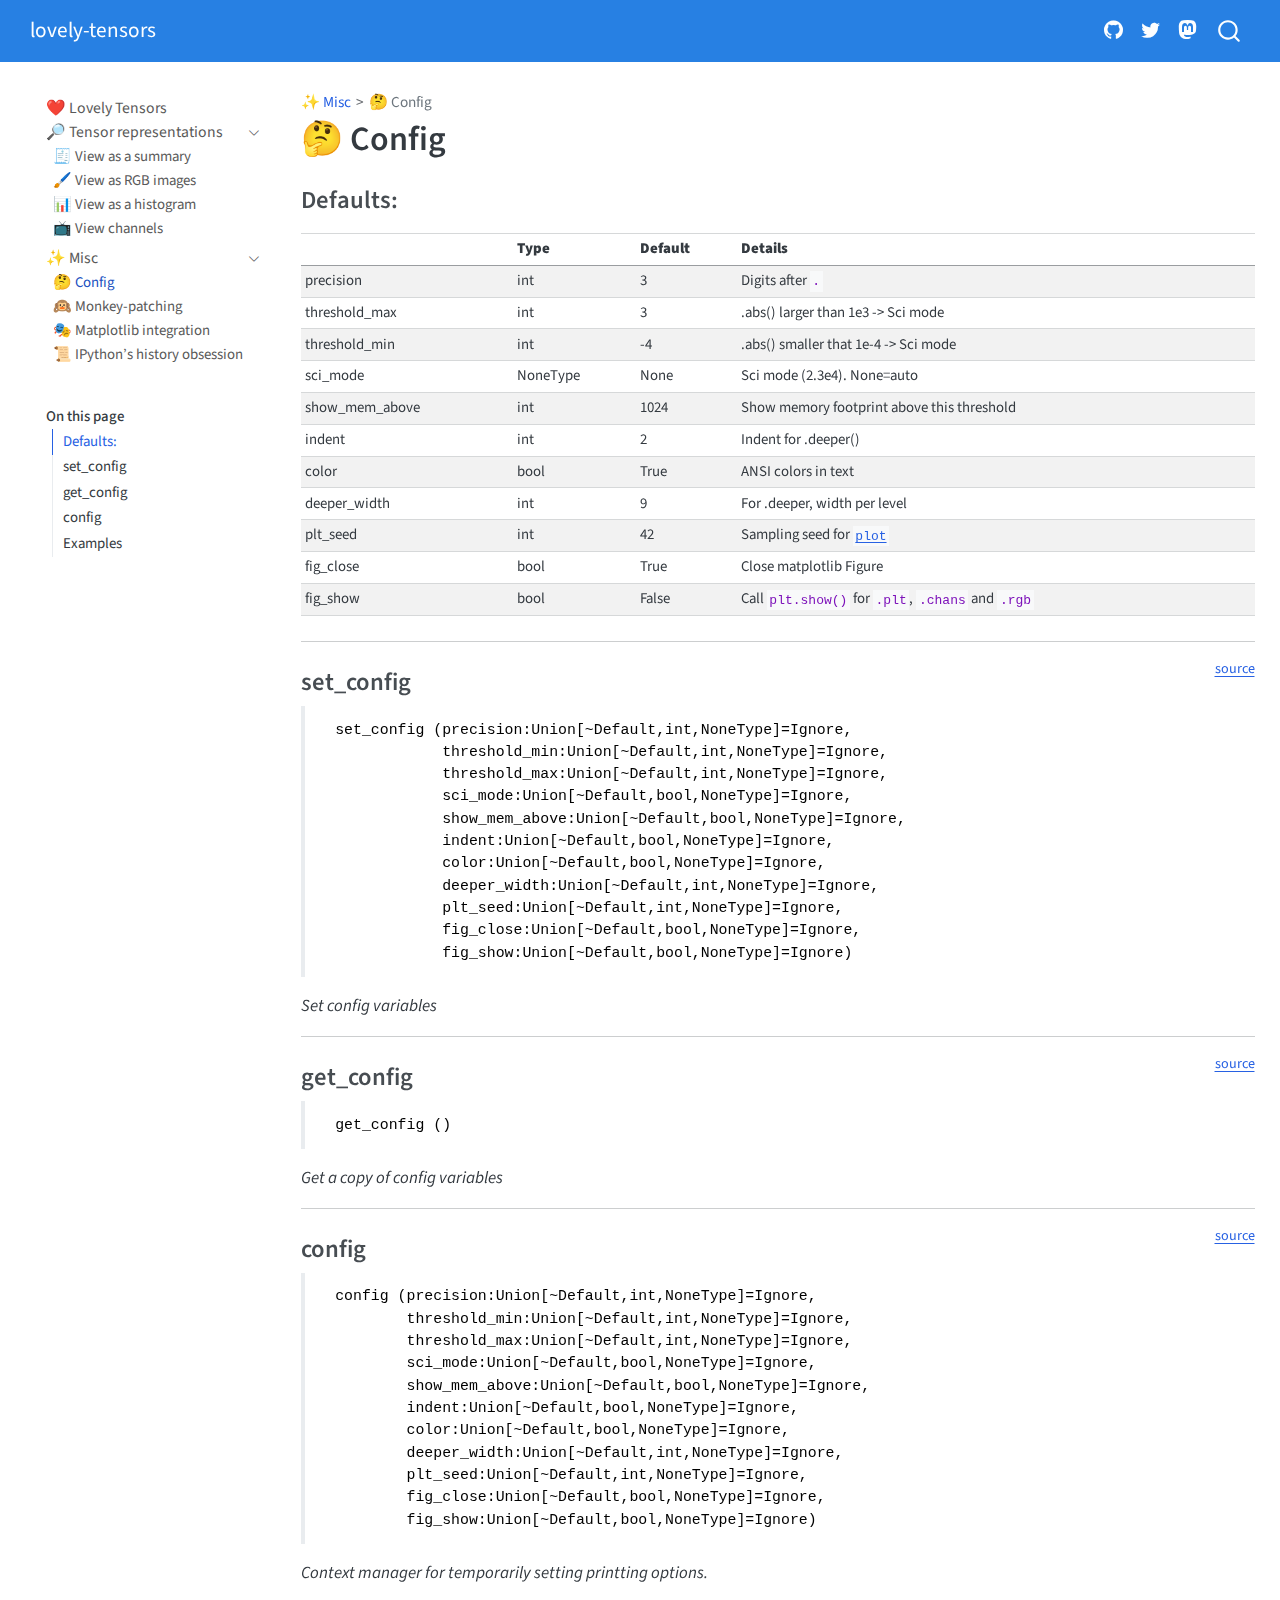
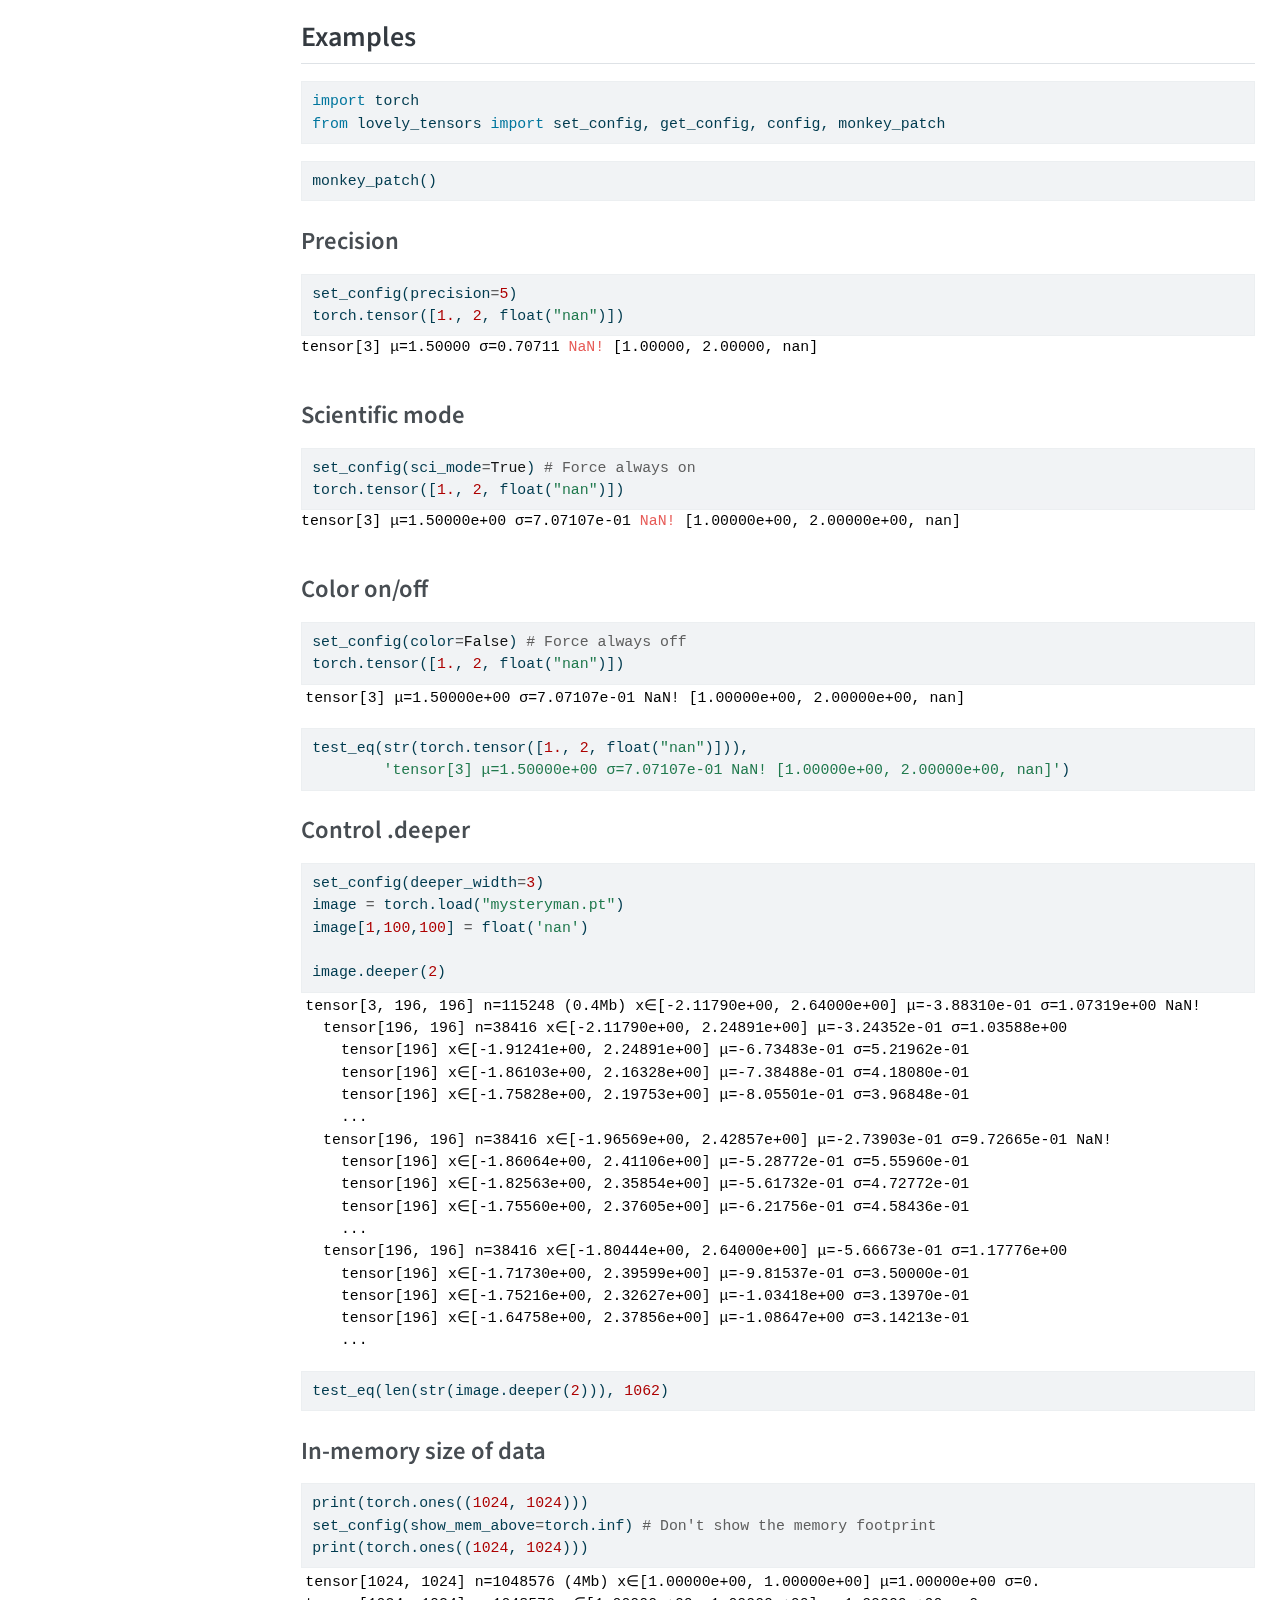
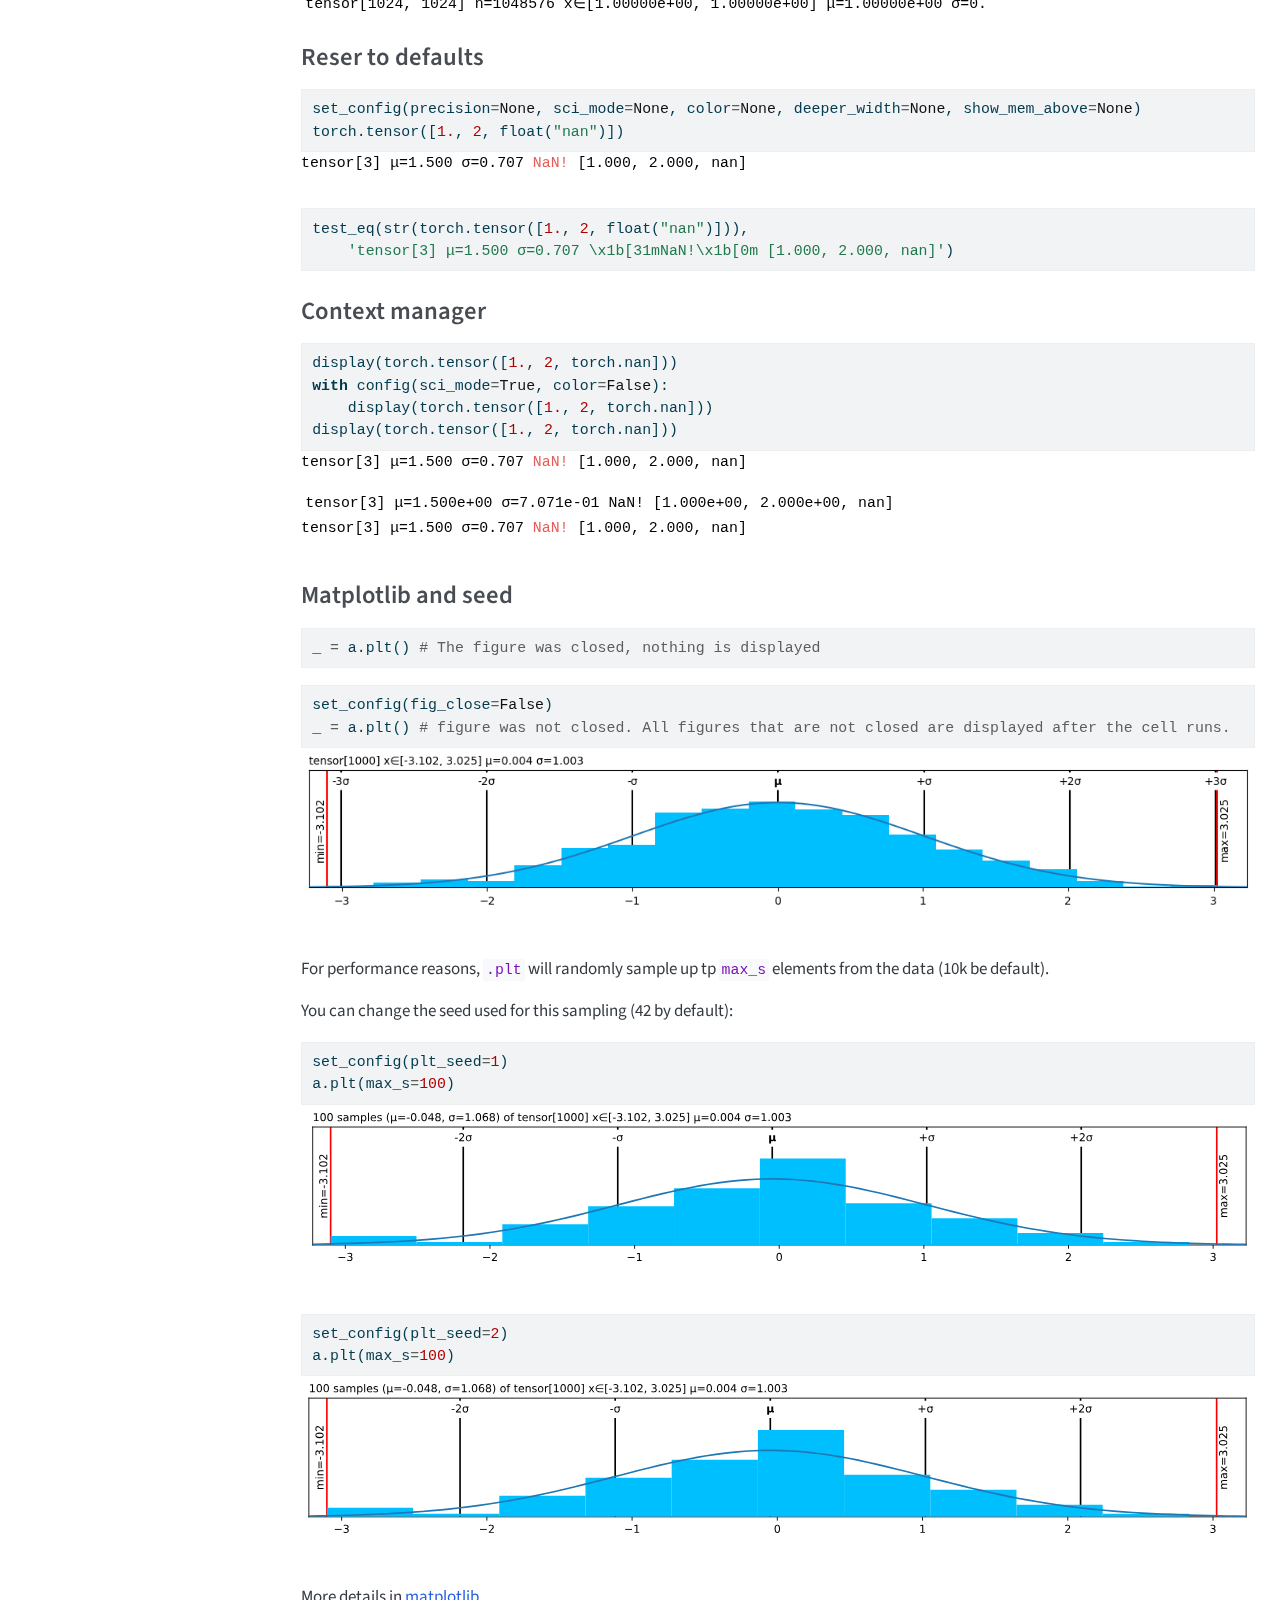
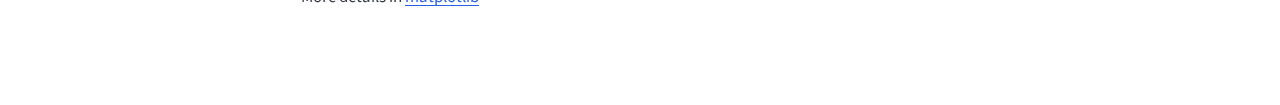
<file: utils.config.html>
<!DOCTYPE html>
<html xmlns="http://www.w3.org/1999/xhtml" lang="en" xml:lang="en"><head>

<meta charset="utf-8">
<meta name="generator" content="quarto-1.7.31">

<meta name="viewport" content="width=device-width, initial-scale=1.0, user-scalable=yes">


<title>🤔 Config – lovely-tensors</title>
<style>
code{white-space: pre-wrap;}
span.smallcaps{font-variant: small-caps;}
div.columns{display: flex; gap: min(4vw, 1.5em);}
div.column{flex: auto; overflow-x: auto;}
div.hanging-indent{margin-left: 1.5em; text-indent: -1.5em;}
ul.task-list{list-style: none;}
ul.task-list li input[type="checkbox"] {
  width: 0.8em;
  margin: 0 0.8em 0.2em -1em; /* quarto-specific, see https://github.com/quarto-dev/quarto-cli/issues/4556 */ 
  vertical-align: middle;
}
/* CSS for syntax highlighting */
html { -webkit-text-size-adjust: 100%; }
pre > code.sourceCode { white-space: pre; position: relative; }
pre > code.sourceCode > span { display: inline-block; line-height: 1.25; }
pre > code.sourceCode > span:empty { height: 1.2em; }
.sourceCode { overflow: visible; }
code.sourceCode > span { color: inherit; text-decoration: inherit; }
div.sourceCode { margin: 1em 0; }
pre.sourceCode { margin: 0; }
@media screen {
div.sourceCode { overflow: auto; }
}
@media print {
pre > code.sourceCode { white-space: pre-wrap; }
pre > code.sourceCode > span { text-indent: -5em; padding-left: 5em; }
}
pre.numberSource code
  { counter-reset: source-line 0; }
pre.numberSource code > span
  { position: relative; left: -4em; counter-increment: source-line; }
pre.numberSource code > span > a:first-child::before
  { content: counter(source-line);
    position: relative; left: -1em; text-align: right; vertical-align: baseline;
    border: none; display: inline-block;
    -webkit-touch-callout: none; -webkit-user-select: none;
    -khtml-user-select: none; -moz-user-select: none;
    -ms-user-select: none; user-select: none;
    padding: 0 4px; width: 4em;
  }
pre.numberSource { margin-left: 3em;  padding-left: 4px; }
div.sourceCode
  {   }
@media screen {
pre > code.sourceCode > span > a:first-child::before { text-decoration: underline; }
}
</style>


<script src="site_libs/quarto-nav/quarto-nav.js"></script>
<script src="site_libs/quarto-nav/headroom.min.js"></script>
<script src="site_libs/clipboard/clipboard.min.js"></script>
<script src="site_libs/quarto-search/autocomplete.umd.js"></script>
<script src="site_libs/quarto-search/fuse.min.js"></script>
<script src="site_libs/quarto-search/quarto-search.js"></script>
<meta name="quarto:offset" content="./">
<script src="site_libs/quarto-html/quarto.js" type="module"></script>
<script src="site_libs/quarto-html/tabsets/tabsets.js" type="module"></script>
<script src="site_libs/quarto-html/popper.min.js"></script>
<script src="site_libs/quarto-html/tippy.umd.min.js"></script>
<script src="site_libs/quarto-html/anchor.min.js"></script>
<link href="site_libs/quarto-html/tippy.css" rel="stylesheet">
<link href="site_libs/quarto-html/quarto-syntax-highlighting-e1a5c8363afafaef2c763b6775fbf3ca.css" rel="stylesheet" id="quarto-text-highlighting-styles">
<script src="site_libs/bootstrap/bootstrap.min.js"></script>
<link href="site_libs/bootstrap/bootstrap-icons.css" rel="stylesheet">
<link href="site_libs/bootstrap/bootstrap-06f49dda7689f94c7678c1763e921aac.min.css" rel="stylesheet" append-hash="true" id="quarto-bootstrap" data-mode="light">
<script id="quarto-search-options" type="application/json">{
  "location": "navbar",
  "copy-button": false,
  "collapse-after": 3,
  "panel-placement": "end",
  "type": "overlay",
  "limit": 50,
  "keyboard-shortcut": [
    "f",
    "/",
    "s"
  ],
  "show-item-context": false,
  "language": {
    "search-no-results-text": "No results",
    "search-matching-documents-text": "matching documents",
    "search-copy-link-title": "Copy link to search",
    "search-hide-matches-text": "Hide additional matches",
    "search-more-match-text": "more match in this document",
    "search-more-matches-text": "more matches in this document",
    "search-clear-button-title": "Clear",
    "search-text-placeholder": "",
    "search-detached-cancel-button-title": "Cancel",
    "search-submit-button-title": "Submit",
    "search-label": "Search"
  }
}</script>


<link rel="stylesheet" href="styles.css">
<meta property="og:title" content="🤔 Config – lovely-tensors">
<meta property="og:description" content="❤️ Lovely Tensors">
<meta property="og:image" content="https://xl0.github.io/lovely-tensors/03a_utils.config_files/figure-html/cell-19-output-1.png">
<meta property="og:site_name" content="lovely-tensors">
<meta property="og:image:height" content="211">
<meta property="og:image:width" content="1211">
<meta name="twitter:title" content="🤔 Config – lovely-tensors">
<meta name="twitter:description" content="❤️ Lovely Tensors">
<meta name="twitter:image" content="https://xl0.github.io/lovely-tensors/03a_utils.config_files/figure-html/cell-19-output-1.png">
<meta name="twitter:creator" content="@xl0xl0xl0">
<meta name="twitter:image-height" content="211">
<meta name="twitter:image-width" content="1211">
<meta name="twitter:card" content="summary_large_image">
</head>

<body class="nav-sidebar floating nav-fixed quarto-light">

<div id="quarto-search-results"></div>
  <header id="quarto-header" class="headroom fixed-top">
    <nav class="navbar navbar-expand-lg " data-bs-theme="dark">
      <div class="navbar-container container-fluid">
      <div class="navbar-brand-container mx-auto">
    <a class="navbar-brand" href="./index.html">
    <span class="navbar-title">lovely-tensors</span>
    </a>
  </div>
            <div id="quarto-search" class="" title="Search"></div>
          <button class="navbar-toggler" type="button" data-bs-toggle="collapse" data-bs-target="#navbarCollapse" aria-controls="navbarCollapse" role="menu" aria-expanded="false" aria-label="Toggle navigation" onclick="if (window.quartoToggleHeadroom) { window.quartoToggleHeadroom(); }">
  <span class="navbar-toggler-icon"></span>
</button>
          <div class="collapse navbar-collapse" id="navbarCollapse">
            <ul class="navbar-nav navbar-nav-scroll ms-auto">
  <li class="nav-item compact">
    <a class="nav-link" href="http://github.com/xl0/lovely-tensors"> <i class="bi bi-github" role="img">
</i> 
<span class="menu-text"></span></a>
  </li>  
  <li class="nav-item compact">
    <a class="nav-link" href="https://twitter.com/xl0xl0xl0"> <i class="bi bi-twitter" role="img">
</i> 
<span class="menu-text"></span></a>
  </li>  
  <li class="nav-item compact">
    <a class="nav-link" href="https://sigmoid.social/@xl0"> <i class="bi bi-mastodon" role="img">
</i> 
<span class="menu-text"></span></a>
  </li>  
</ul>
          </div> <!-- /navcollapse -->
            <div class="quarto-navbar-tools">
</div>
      </div> <!-- /container-fluid -->
    </nav>
  <nav class="quarto-secondary-nav">
    <div class="container-fluid d-flex">
      <button type="button" class="quarto-btn-toggle btn" data-bs-toggle="collapse" role="button" data-bs-target=".quarto-sidebar-collapse-item" aria-controls="quarto-sidebar" aria-expanded="false" aria-label="Toggle sidebar navigation" onclick="if (window.quartoToggleHeadroom) { window.quartoToggleHeadroom(); }">
        <i class="bi bi-layout-text-sidebar-reverse"></i>
      </button>
        <nav class="quarto-page-breadcrumbs" aria-label="breadcrumb"><ol class="breadcrumb"><li class="breadcrumb-item"><a href="./utils.config.html">✨ Misc</a></li><li class="breadcrumb-item"><a href="./utils.config.html">🤔 Config</a></li></ol></nav>
        <a class="flex-grow-1" role="navigation" data-bs-toggle="collapse" data-bs-target=".quarto-sidebar-collapse-item" aria-controls="quarto-sidebar" aria-expanded="false" aria-label="Toggle sidebar navigation" onclick="if (window.quartoToggleHeadroom) { window.quartoToggleHeadroom(); }">      
        </a>
    </div>
  </nav>
</header>
<!-- content -->
<div id="quarto-content" class="quarto-container page-columns page-rows-contents page-layout-full page-navbar">
<!-- sidebar -->
  <nav id="quarto-sidebar" class="sidebar collapse collapse-horizontal quarto-sidebar-collapse-item sidebar-navigation floating overflow-auto">
    <div class="sidebar-menu-container"> 
    <ul class="list-unstyled mt-1">
        <li class="sidebar-item">
  <div class="sidebar-item-container"> 
  <a href="./index.html" class="sidebar-item-text sidebar-link">
 <span class="menu-text">❤️ Lovely Tensors</span></a>
  </div>
</li>
        <li class="sidebar-item sidebar-item-section">
      <div class="sidebar-item-container"> 
            <a class="sidebar-item-text sidebar-link text-start" data-bs-toggle="collapse" data-bs-target="#quarto-sidebar-section-1" role="navigation" aria-expanded="true">
 <span class="menu-text">🔎 Tensor representations</span></a>
          <a class="sidebar-item-toggle text-start" data-bs-toggle="collapse" data-bs-target="#quarto-sidebar-section-1" role="navigation" aria-expanded="true" aria-label="Toggle section">
            <i class="bi bi-chevron-right ms-2"></i>
          </a> 
      </div>
      <ul id="quarto-sidebar-section-1" class="collapse list-unstyled sidebar-section depth1 show">  
          <li class="sidebar-item">
  <div class="sidebar-item-container"> 
  <a href="./repr_str.html" class="sidebar-item-text sidebar-link">
 <span class="menu-text">🧾 View as a summary</span></a>
  </div>
</li>
          <li class="sidebar-item">
  <div class="sidebar-item-container"> 
  <a href="./repr_rgb.html" class="sidebar-item-text sidebar-link">
 <span class="menu-text">🖌️ View as RGB images</span></a>
  </div>
</li>
          <li class="sidebar-item">
  <div class="sidebar-item-container"> 
  <a href="./repr_plt.html" class="sidebar-item-text sidebar-link">
 <span class="menu-text">📊 View as a histogram</span></a>
  </div>
</li>
          <li class="sidebar-item">
  <div class="sidebar-item-container"> 
  <a href="./repr_chans.html" class="sidebar-item-text sidebar-link">
 <span class="menu-text">📺 View channels</span></a>
  </div>
</li>
      </ul>
  </li>
        <li class="sidebar-item sidebar-item-section">
      <div class="sidebar-item-container"> 
            <a class="sidebar-item-text sidebar-link text-start" data-bs-toggle="collapse" data-bs-target="#quarto-sidebar-section-2" role="navigation" aria-expanded="true">
 <span class="menu-text">✨ Misc</span></a>
          <a class="sidebar-item-toggle text-start" data-bs-toggle="collapse" data-bs-target="#quarto-sidebar-section-2" role="navigation" aria-expanded="true" aria-label="Toggle section">
            <i class="bi bi-chevron-right ms-2"></i>
          </a> 
      </div>
      <ul id="quarto-sidebar-section-2" class="collapse list-unstyled sidebar-section depth1 show">  
          <li class="sidebar-item">
  <div class="sidebar-item-container"> 
  <a href="./utils.config.html" class="sidebar-item-text sidebar-link active">
 <span class="menu-text">🤔 Config</span></a>
  </div>
</li>
          <li class="sidebar-item">
  <div class="sidebar-item-container"> 
  <a href="./patch.html" class="sidebar-item-text sidebar-link">
 <span class="menu-text">🙉 Monkey-patching</span></a>
  </div>
</li>
          <li class="sidebar-item">
  <div class="sidebar-item-container"> 
  <a href="./matplotlib.html" class="sidebar-item-text sidebar-link">
 <span class="menu-text">🎭 Matplotlib integration</span></a>
  </div>
</li>
          <li class="sidebar-item">
  <div class="sidebar-item-container"> 
  <a href="./history.html" class="sidebar-item-text sidebar-link">
 <span class="menu-text">📜 IPython’s history obsession</span></a>
  </div>
</li>
      </ul>
  </li>
    </ul>
    </div>
    <nav id="TOC" role="doc-toc" class="toc-active">
    <h2 id="toc-title">On this page</h2>
   
  <ul>
  <li><a href="#defaults" id="toc-defaults" class="nav-link active" data-scroll-target="#defaults">Defaults:</a></li>
  <li><a href="#set_config" id="toc-set_config" class="nav-link" data-scroll-target="#set_config">set_config</a></li>
  <li><a href="#get_config" id="toc-get_config" class="nav-link" data-scroll-target="#get_config">get_config</a></li>
  <li><a href="#config" id="toc-config" class="nav-link" data-scroll-target="#config">config</a></li>
  <li><a href="#examples" id="toc-examples" class="nav-link" data-scroll-target="#examples">Examples</a>
  <ul class="collapse">
  <li><a href="#precision" id="toc-precision" class="nav-link" data-scroll-target="#precision">Precision</a></li>
  <li><a href="#scientific-mode" id="toc-scientific-mode" class="nav-link" data-scroll-target="#scientific-mode">Scientific mode</a></li>
  <li><a href="#color-onoff" id="toc-color-onoff" class="nav-link" data-scroll-target="#color-onoff">Color on/off</a></li>
  <li><a href="#control-.deeper" id="toc-control-.deeper" class="nav-link" data-scroll-target="#control-.deeper">Control .deeper</a></li>
  <li><a href="#in-memory-size-of-data" id="toc-in-memory-size-of-data" class="nav-link" data-scroll-target="#in-memory-size-of-data">In-memory size of data</a></li>
  <li><a href="#reser-to-defaults" id="toc-reser-to-defaults" class="nav-link" data-scroll-target="#reser-to-defaults">Reser to defaults</a></li>
  <li><a href="#context-manager" id="toc-context-manager" class="nav-link" data-scroll-target="#context-manager">Context manager</a></li>
  <li><a href="#matplotlib-and-seed" id="toc-matplotlib-and-seed" class="nav-link" data-scroll-target="#matplotlib-and-seed">Matplotlib and seed</a></li>
  </ul></li>
  </ul>
</nav>
</nav>
<div id="quarto-sidebar-glass" class="quarto-sidebar-collapse-item" data-bs-toggle="collapse" data-bs-target=".quarto-sidebar-collapse-item"></div>
<!-- margin-sidebar -->
    <div id="quarto-margin-sidebar" class="sidebar margin-sidebar zindex-bottom">
    </div>
<!-- main -->
<main class="content column-page-right" id="quarto-document-content">

<header id="title-block-header" class="quarto-title-block default"><nav class="quarto-page-breadcrumbs quarto-title-breadcrumbs d-none d-lg-block" aria-label="breadcrumb"><ol class="breadcrumb"><li class="breadcrumb-item"><a href="./utils.config.html">✨ Misc</a></li><li class="breadcrumb-item"><a href="./utils.config.html">🤔 Config</a></li></ol></nav>
<div class="quarto-title">
<h1 class="title">🤔 Config</h1>
</div>



<div class="quarto-title-meta column-page-right">

    
  
    
  </div>
  


</header>


<!-- WARNING: THIS FILE WAS AUTOGENERATED! DO NOT EDIT! -->
<section id="defaults" class="level3">
<h3 class="anchored" data-anchor-id="defaults">Defaults:</h3>
<div id="cell-3" class="cell">
<div class="cell-output cell-output-display cell-output-markdown">
<table class="caption-top table table-sm table-striped small">
<thead>
<tr class="header">
<th></th>
<th><strong>Type</strong></th>
<th><strong>Default</strong></th>
<th><strong>Details</strong></th>
</tr>
</thead>
<tbody>
<tr class="odd">
<td>precision</td>
<td>int</td>
<td>3</td>
<td>Digits after <code>.</code></td>
</tr>
<tr class="even">
<td>threshold_max</td>
<td>int</td>
<td>3</td>
<td>.abs() larger than 1e3 -&gt; Sci mode</td>
</tr>
<tr class="odd">
<td>threshold_min</td>
<td>int</td>
<td>-4</td>
<td>.abs() smaller that 1e-4 -&gt; Sci mode</td>
</tr>
<tr class="even">
<td>sci_mode</td>
<td>NoneType</td>
<td>None</td>
<td>Sci mode (2.3e4). None=auto</td>
</tr>
<tr class="odd">
<td>show_mem_above</td>
<td>int</td>
<td>1024</td>
<td>Show memory footprint above this threshold</td>
</tr>
<tr class="even">
<td>indent</td>
<td>int</td>
<td>2</td>
<td>Indent for .deeper()</td>
</tr>
<tr class="odd">
<td>color</td>
<td>bool</td>
<td>True</td>
<td>ANSI colors in text</td>
</tr>
<tr class="even">
<td>deeper_width</td>
<td>int</td>
<td>9</td>
<td>For .deeper, width per level</td>
</tr>
<tr class="odd">
<td>plt_seed</td>
<td>int</td>
<td>42</td>
<td>Sampling seed for <a href="https://xl0.github.io/lovely-tensors/repr_plt.html#plot"><code>plot</code></a></td>
</tr>
<tr class="even">
<td>fig_close</td>
<td>bool</td>
<td>True</td>
<td>Close matplotlib Figure</td>
</tr>
<tr class="odd">
<td>fig_show</td>
<td>bool</td>
<td>False</td>
<td>Call <code>plt.show()</code> for <code>.plt</code>, <code>.chans</code> and <code>.rgb</code></td>
</tr>
</tbody>
</table>
</div>
</div>
<hr>
<p><a href="https://github.com/xl0/lovely-tensors/blob/master/lovely_tensors/utils/config.py#L44" target="_blank" style="float:right; font-size:smaller">source</a></p>
</section>
<section id="set_config" class="level3">
<h3 class="anchored" data-anchor-id="set_config">set_config</h3>
<blockquote class="blockquote">
<pre><code> set_config (precision:Union[~Default,int,NoneType]=Ignore,
             threshold_min:Union[~Default,int,NoneType]=Ignore,
             threshold_max:Union[~Default,int,NoneType]=Ignore,
             sci_mode:Union[~Default,bool,NoneType]=Ignore,
             show_mem_above:Union[~Default,bool,NoneType]=Ignore,
             indent:Union[~Default,bool,NoneType]=Ignore,
             color:Union[~Default,bool,NoneType]=Ignore,
             deeper_width:Union[~Default,int,NoneType]=Ignore,
             plt_seed:Union[~Default,int,NoneType]=Ignore,
             fig_close:Union[~Default,bool,NoneType]=Ignore,
             fig_show:Union[~Default,bool,NoneType]=Ignore)</code></pre>
</blockquote>
<p><em>Set config variables</em></p>
<hr>
<p><a href="https://github.com/xl0/lovely-tensors/blob/master/lovely_tensors/utils/config.py#L67" target="_blank" style="float:right; font-size:smaller">source</a></p>
</section>
<section id="get_config" class="level3">
<h3 class="anchored" data-anchor-id="get_config">get_config</h3>
<blockquote class="blockquote">
<pre><code> get_config ()</code></pre>
</blockquote>
<p><em>Get a copy of config variables</em></p>
<hr>
<p><a href="https://github.com/xl0/lovely-tensors/blob/master/lovely_tensors/utils/config.py#L73" target="_blank" style="float:right; font-size:smaller">source</a></p>
</section>
<section id="config" class="level3">
<h3 class="anchored" data-anchor-id="config">config</h3>
<blockquote class="blockquote">
<pre><code> config (precision:Union[~Default,int,NoneType]=Ignore,
         threshold_min:Union[~Default,int,NoneType]=Ignore,
         threshold_max:Union[~Default,int,NoneType]=Ignore,
         sci_mode:Union[~Default,bool,NoneType]=Ignore,
         show_mem_above:Union[~Default,bool,NoneType]=Ignore,
         indent:Union[~Default,bool,NoneType]=Ignore,
         color:Union[~Default,bool,NoneType]=Ignore,
         deeper_width:Union[~Default,int,NoneType]=Ignore,
         plt_seed:Union[~Default,int,NoneType]=Ignore,
         fig_close:Union[~Default,bool,NoneType]=Ignore,
         fig_show:Union[~Default,bool,NoneType]=Ignore)</code></pre>
</blockquote>
<p><em>Context manager for temporarily setting printting options.</em></p>
</section>
<section id="examples" class="level2">
<h2 class="anchored" data-anchor-id="examples">Examples</h2>
<div id="cell-8" class="cell">
<div class="sourceCode cell-code" id="cb4"><pre class="sourceCode python code-with-copy"><code class="sourceCode python"><span id="cb4-1"><a href="#cb4-1" aria-hidden="true" tabindex="-1"></a><span class="im">import</span> torch</span>
<span id="cb4-2"><a href="#cb4-2" aria-hidden="true" tabindex="-1"></a><span class="im">from</span> lovely_tensors <span class="im">import</span> set_config, get_config, config, monkey_patch</span></code><button title="Copy to Clipboard" class="code-copy-button"><i class="bi"></i></button></pre></div>
</div>
<div id="cell-9" class="cell">
<div class="sourceCode cell-code" id="cb5"><pre class="sourceCode python code-with-copy"><code class="sourceCode python"><span id="cb5-1"><a href="#cb5-1" aria-hidden="true" tabindex="-1"></a>monkey_patch()</span></code><button title="Copy to Clipboard" class="code-copy-button"><i class="bi"></i></button></pre></div>
</div>
<section id="precision" class="level3">
<h3 class="anchored" data-anchor-id="precision">Precision</h3>
<div id="cell-11" class="cell">
<div class="sourceCode cell-code" id="cb6"><pre class="sourceCode python code-with-copy"><code class="sourceCode python"><span id="cb6-1"><a href="#cb6-1" aria-hidden="true" tabindex="-1"></a>set_config(precision<span class="op">=</span><span class="dv">5</span>)</span>
<span id="cb6-2"><a href="#cb6-2" aria-hidden="true" tabindex="-1"></a>torch.tensor([<span class="fl">1.</span>, <span class="dv">2</span>, <span class="bu">float</span>(<span class="st">"nan"</span>)])</span></code><button title="Copy to Clipboard" class="code-copy-button"><i class="bi"></i></button></pre></div>
<div class="cell-output cell-output-display">
<div class="ansi-escaped-output">
<pre>tensor[3] μ=1.50000 σ=0.70711 <span class="ansi-red-fg">NaN!</span> [1.00000, 2.00000, nan]</pre>
</div>
</div>
</div>
</section>
<section id="scientific-mode" class="level3">
<h3 class="anchored" data-anchor-id="scientific-mode">Scientific mode</h3>
<div id="cell-13" class="cell">
<div class="sourceCode cell-code" id="cb7"><pre class="sourceCode python code-with-copy"><code class="sourceCode python"><span id="cb7-1"><a href="#cb7-1" aria-hidden="true" tabindex="-1"></a>set_config(sci_mode<span class="op">=</span><span class="va">True</span>) <span class="co"># Force always on</span></span>
<span id="cb7-2"><a href="#cb7-2" aria-hidden="true" tabindex="-1"></a>torch.tensor([<span class="fl">1.</span>, <span class="dv">2</span>, <span class="bu">float</span>(<span class="st">"nan"</span>)])</span></code><button title="Copy to Clipboard" class="code-copy-button"><i class="bi"></i></button></pre></div>
<div class="cell-output cell-output-display">
<div class="ansi-escaped-output">
<pre>tensor[3] μ=1.50000e+00 σ=7.07107e-01 <span class="ansi-red-fg">NaN!</span> [1.00000e+00, 2.00000e+00, nan]</pre>
</div>
</div>
</div>
</section>
<section id="color-onoff" class="level3">
<h3 class="anchored" data-anchor-id="color-onoff">Color on/off</h3>
<div id="cell-15" class="cell">
<div class="sourceCode cell-code" id="cb8"><pre class="sourceCode python code-with-copy"><code class="sourceCode python"><span id="cb8-1"><a href="#cb8-1" aria-hidden="true" tabindex="-1"></a>set_config(color<span class="op">=</span><span class="va">False</span>) <span class="co"># Force always off</span></span>
<span id="cb8-2"><a href="#cb8-2" aria-hidden="true" tabindex="-1"></a>torch.tensor([<span class="fl">1.</span>, <span class="dv">2</span>, <span class="bu">float</span>(<span class="st">"nan"</span>)])</span></code><button title="Copy to Clipboard" class="code-copy-button"><i class="bi"></i></button></pre></div>
<div class="cell-output cell-output-display">
<pre><code>tensor[3] μ=1.50000e+00 σ=7.07107e-01 NaN! [1.00000e+00, 2.00000e+00, nan]</code></pre>
</div>
</div>
<div id="cell-16" class="cell">
<div class="sourceCode cell-code" id="cb10"><pre class="sourceCode python code-with-copy"><code class="sourceCode python"><span id="cb10-1"><a href="#cb10-1" aria-hidden="true" tabindex="-1"></a>test_eq(<span class="bu">str</span>(torch.tensor([<span class="fl">1.</span>, <span class="dv">2</span>, <span class="bu">float</span>(<span class="st">"nan"</span>)])),</span>
<span id="cb10-2"><a href="#cb10-2" aria-hidden="true" tabindex="-1"></a>        <span class="st">'tensor[3] μ=1.50000e+00 σ=7.07107e-01 NaN! [1.00000e+00, 2.00000e+00, nan]'</span>)</span></code><button title="Copy to Clipboard" class="code-copy-button"><i class="bi"></i></button></pre></div>
</div>
</section>
<section id="control-.deeper" class="level3">
<h3 class="anchored" data-anchor-id="control-.deeper">Control .deeper</h3>
<div id="cell-18" class="cell">
<div class="sourceCode cell-code" id="cb11"><pre class="sourceCode python code-with-copy"><code class="sourceCode python"><span id="cb11-1"><a href="#cb11-1" aria-hidden="true" tabindex="-1"></a>set_config(deeper_width<span class="op">=</span><span class="dv">3</span>) </span>
<span id="cb11-2"><a href="#cb11-2" aria-hidden="true" tabindex="-1"></a>image <span class="op">=</span> torch.load(<span class="st">"mysteryman.pt"</span>)</span>
<span id="cb11-3"><a href="#cb11-3" aria-hidden="true" tabindex="-1"></a>image[<span class="dv">1</span>,<span class="dv">100</span>,<span class="dv">100</span>] <span class="op">=</span> <span class="bu">float</span>(<span class="st">'nan'</span>)</span>
<span id="cb11-4"><a href="#cb11-4" aria-hidden="true" tabindex="-1"></a></span>
<span id="cb11-5"><a href="#cb11-5" aria-hidden="true" tabindex="-1"></a>image.deeper(<span class="dv">2</span>)</span></code><button title="Copy to Clipboard" class="code-copy-button"><i class="bi"></i></button></pre></div>
<div class="cell-output cell-output-display">
<pre><code>tensor[3, 196, 196] n=115248 (0.4Mb) x∈[-2.11790e+00, 2.64000e+00] μ=-3.88310e-01 σ=1.07319e+00 NaN!
  tensor[196, 196] n=38416 x∈[-2.11790e+00, 2.24891e+00] μ=-3.24352e-01 σ=1.03588e+00
    tensor[196] x∈[-1.91241e+00, 2.24891e+00] μ=-6.73483e-01 σ=5.21962e-01
    tensor[196] x∈[-1.86103e+00, 2.16328e+00] μ=-7.38488e-01 σ=4.18080e-01
    tensor[196] x∈[-1.75828e+00, 2.19753e+00] μ=-8.05501e-01 σ=3.96848e-01
    ...
  tensor[196, 196] n=38416 x∈[-1.96569e+00, 2.42857e+00] μ=-2.73903e-01 σ=9.72665e-01 NaN!
    tensor[196] x∈[-1.86064e+00, 2.41106e+00] μ=-5.28772e-01 σ=5.55960e-01
    tensor[196] x∈[-1.82563e+00, 2.35854e+00] μ=-5.61732e-01 σ=4.72772e-01
    tensor[196] x∈[-1.75560e+00, 2.37605e+00] μ=-6.21756e-01 σ=4.58436e-01
    ...
  tensor[196, 196] n=38416 x∈[-1.80444e+00, 2.64000e+00] μ=-5.66673e-01 σ=1.17776e+00
    tensor[196] x∈[-1.71730e+00, 2.39599e+00] μ=-9.81537e-01 σ=3.50000e-01
    tensor[196] x∈[-1.75216e+00, 2.32627e+00] μ=-1.03418e+00 σ=3.13970e-01
    tensor[196] x∈[-1.64758e+00, 2.37856e+00] μ=-1.08647e+00 σ=3.14213e-01
    ...</code></pre>
</div>
</div>
<div id="cell-19" class="cell">
<div class="sourceCode cell-code" id="cb13"><pre class="sourceCode python code-with-copy"><code class="sourceCode python"><span id="cb13-1"><a href="#cb13-1" aria-hidden="true" tabindex="-1"></a>test_eq(<span class="bu">len</span>(<span class="bu">str</span>(image.deeper(<span class="dv">2</span>))), <span class="dv">1062</span>)</span></code><button title="Copy to Clipboard" class="code-copy-button"><i class="bi"></i></button></pre></div>
</div>
</section>
<section id="in-memory-size-of-data" class="level3">
<h3 class="anchored" data-anchor-id="in-memory-size-of-data">In-memory size of data</h3>
<div id="cell-21" class="cell">
<div class="sourceCode cell-code" id="cb14"><pre class="sourceCode python code-with-copy"><code class="sourceCode python"><span id="cb14-1"><a href="#cb14-1" aria-hidden="true" tabindex="-1"></a><span class="bu">print</span>(torch.ones((<span class="dv">1024</span>, <span class="dv">1024</span>)))</span>
<span id="cb14-2"><a href="#cb14-2" aria-hidden="true" tabindex="-1"></a>set_config(show_mem_above<span class="op">=</span>torch.inf) <span class="co"># Don't show the memory footprint</span></span>
<span id="cb14-3"><a href="#cb14-3" aria-hidden="true" tabindex="-1"></a><span class="bu">print</span>(torch.ones((<span class="dv">1024</span>, <span class="dv">1024</span>)))</span></code><button title="Copy to Clipboard" class="code-copy-button"><i class="bi"></i></button></pre></div>
<div class="cell-output cell-output-stdout">
<pre><code>tensor[1024, 1024] n=1048576 (4Mb) x∈[1.00000e+00, 1.00000e+00] μ=1.00000e+00 σ=0.
tensor[1024, 1024] n=1048576 x∈[1.00000e+00, 1.00000e+00] μ=1.00000e+00 σ=0.</code></pre>
</div>
</div>
</section>
<section id="reser-to-defaults" class="level3">
<h3 class="anchored" data-anchor-id="reser-to-defaults">Reser to defaults</h3>
<div id="cell-23" class="cell">
<div class="sourceCode cell-code" id="cb16"><pre class="sourceCode python code-with-copy"><code class="sourceCode python"><span id="cb16-1"><a href="#cb16-1" aria-hidden="true" tabindex="-1"></a>set_config(precision<span class="op">=</span><span class="va">None</span>, sci_mode<span class="op">=</span><span class="va">None</span>, color<span class="op">=</span><span class="va">None</span>, deeper_width<span class="op">=</span><span class="va">None</span>, show_mem_above<span class="op">=</span><span class="va">None</span>)</span>
<span id="cb16-2"><a href="#cb16-2" aria-hidden="true" tabindex="-1"></a>torch.tensor([<span class="fl">1.</span>, <span class="dv">2</span>, <span class="bu">float</span>(<span class="st">"nan"</span>)])</span></code><button title="Copy to Clipboard" class="code-copy-button"><i class="bi"></i></button></pre></div>
<div class="cell-output cell-output-display">
<div class="ansi-escaped-output">
<pre>tensor[3] μ=1.500 σ=0.707 <span class="ansi-red-fg">NaN!</span> [1.000, 2.000, nan]</pre>
</div>
</div>
</div>
<div id="cell-24" class="cell">
<div class="sourceCode cell-code" id="cb17"><pre class="sourceCode python code-with-copy"><code class="sourceCode python"><span id="cb17-1"><a href="#cb17-1" aria-hidden="true" tabindex="-1"></a>test_eq(<span class="bu">str</span>(torch.tensor([<span class="fl">1.</span>, <span class="dv">2</span>, <span class="bu">float</span>(<span class="st">"nan"</span>)])),</span>
<span id="cb17-2"><a href="#cb17-2" aria-hidden="true" tabindex="-1"></a>    <span class="st">'tensor[3] μ=1.500 σ=0.707 </span><span class="ch">\x1b</span><span class="st">[31mNaN!</span><span class="ch">\x1b</span><span class="st">[0m [1.000, 2.000, nan]'</span>)</span></code><button title="Copy to Clipboard" class="code-copy-button"><i class="bi"></i></button></pre></div>
</div>
</section>
<section id="context-manager" class="level3">
<h3 class="anchored" data-anchor-id="context-manager">Context manager</h3>
<div id="cell-26" class="cell">
<div class="sourceCode cell-code" id="cb18"><pre class="sourceCode python code-with-copy"><code class="sourceCode python"><span id="cb18-1"><a href="#cb18-1" aria-hidden="true" tabindex="-1"></a>display(torch.tensor([<span class="fl">1.</span>, <span class="dv">2</span>, torch.nan]))</span>
<span id="cb18-2"><a href="#cb18-2" aria-hidden="true" tabindex="-1"></a><span class="cf">with</span> config(sci_mode<span class="op">=</span><span class="va">True</span>, color<span class="op">=</span><span class="va">False</span>):</span>
<span id="cb18-3"><a href="#cb18-3" aria-hidden="true" tabindex="-1"></a>    display(torch.tensor([<span class="fl">1.</span>, <span class="dv">2</span>, torch.nan]))</span>
<span id="cb18-4"><a href="#cb18-4" aria-hidden="true" tabindex="-1"></a>display(torch.tensor([<span class="fl">1.</span>, <span class="dv">2</span>, torch.nan]))</span></code><button title="Copy to Clipboard" class="code-copy-button"><i class="bi"></i></button></pre></div>
<div class="cell-output cell-output-display">
<div class="ansi-escaped-output">
<pre>tensor[3] μ=1.500 σ=0.707 <span class="ansi-red-fg">NaN!</span> [1.000, 2.000, nan]</pre>
</div>
</div>
<div class="cell-output cell-output-display">
<pre><code>tensor[3] μ=1.500e+00 σ=7.071e-01 NaN! [1.000e+00, 2.000e+00, nan]</code></pre>
</div>
<div class="cell-output cell-output-display">
<div class="ansi-escaped-output">
<pre>tensor[3] μ=1.500 σ=0.707 <span class="ansi-red-fg">NaN!</span> [1.000, 2.000, nan]</pre>
</div>
</div>
</div>
</section>
<section id="matplotlib-and-seed" class="level3">
<h3 class="anchored" data-anchor-id="matplotlib-and-seed">Matplotlib and seed</h3>
<div id="cell-28" class="cell">
<div class="sourceCode cell-code" id="cb20"><pre class="sourceCode python code-with-copy"><code class="sourceCode python"><span id="cb20-1"><a href="#cb20-1" aria-hidden="true" tabindex="-1"></a>_ <span class="op">=</span> a.plt() <span class="co"># The figure was closed, nothing is displayed</span></span></code><button title="Copy to Clipboard" class="code-copy-button"><i class="bi"></i></button></pre></div>
</div>
<div id="cell-29" class="cell">
<div class="sourceCode cell-code" id="cb21"><pre class="sourceCode python code-with-copy"><code class="sourceCode python"><span id="cb21-1"><a href="#cb21-1" aria-hidden="true" tabindex="-1"></a>set_config(fig_close<span class="op">=</span><span class="va">False</span>)</span>
<span id="cb21-2"><a href="#cb21-2" aria-hidden="true" tabindex="-1"></a>_ <span class="op">=</span> a.plt() <span class="co"># figure was not closed. All figures that are not closed are displayed after the cell runs.</span></span></code><button title="Copy to Clipboard" class="code-copy-button"><i class="bi"></i></button></pre></div>
<div class="cell-output cell-output-display">
<div>
<figure class="figure">
<p><img src="03a_utils.config_files/figure-html/cell-19-output-1.png" class="img-fluid figure-img"></p>
</figure>
</div>
</div>
</div>
<p>For performance reasons, <code>.plt</code> will randomly sample up tp <code>max_s</code> elements from the data (10k be default).</p>
<p>You can change the seed used for this sampling (42 by default):</p>
<div id="cell-31" class="cell">
<div class="sourceCode cell-code" id="cb22"><pre class="sourceCode python code-with-copy"><code class="sourceCode python"><span id="cb22-1"><a href="#cb22-1" aria-hidden="true" tabindex="-1"></a>set_config(plt_seed<span class="op">=</span><span class="dv">1</span>)</span>
<span id="cb22-2"><a href="#cb22-2" aria-hidden="true" tabindex="-1"></a>a.plt(max_s<span class="op">=</span><span class="dv">100</span>)</span></code><button title="Copy to Clipboard" class="code-copy-button"><i class="bi"></i></button></pre></div>
<div class="cell-output cell-output-display">
<div>
<figure class="figure">
<p><img src="03a_utils.config_files/figure-html/cell-20-output-1.svg" class="img-fluid figure-img"></p>
</figure>
</div>
</div>
</div>
<div id="cell-32" class="cell">
<div class="sourceCode cell-code" id="cb23"><pre class="sourceCode python code-with-copy"><code class="sourceCode python"><span id="cb23-1"><a href="#cb23-1" aria-hidden="true" tabindex="-1"></a>set_config(plt_seed<span class="op">=</span><span class="dv">2</span>)</span>
<span id="cb23-2"><a href="#cb23-2" aria-hidden="true" tabindex="-1"></a>a.plt(max_s<span class="op">=</span><span class="dv">100</span>)</span></code><button title="Copy to Clipboard" class="code-copy-button"><i class="bi"></i></button></pre></div>
<div class="cell-output cell-output-display">
<div>
<figure class="figure">
<p><img src="03a_utils.config_files/figure-html/cell-21-output-1.svg" class="img-fluid figure-img"></p>
</figure>
</div>
</div>
</div>
<p>More details in <a href="matplotlib.html">matplotlib</a></p>


</section>
</section>

</main> <!-- /main -->
<script id="quarto-html-after-body" type="application/javascript">
  window.document.addEventListener("DOMContentLoaded", function (event) {
    const icon = "";
    const anchorJS = new window.AnchorJS();
    anchorJS.options = {
      placement: 'right',
      icon: icon
    };
    anchorJS.add('.anchored');
    const isCodeAnnotation = (el) => {
      for (const clz of el.classList) {
        if (clz.startsWith('code-annotation-')) {                     
          return true;
        }
      }
      return false;
    }
    const onCopySuccess = function(e) {
      // button target
      const button = e.trigger;
      // don't keep focus
      button.blur();
      // flash "checked"
      button.classList.add('code-copy-button-checked');
      var currentTitle = button.getAttribute("title");
      button.setAttribute("title", "Copied!");
      let tooltip;
      if (window.bootstrap) {
        button.setAttribute("data-bs-toggle", "tooltip");
        button.setAttribute("data-bs-placement", "left");
        button.setAttribute("data-bs-title", "Copied!");
        tooltip = new bootstrap.Tooltip(button, 
          { trigger: "manual", 
            customClass: "code-copy-button-tooltip",
            offset: [0, -8]});
        tooltip.show();    
      }
      setTimeout(function() {
        if (tooltip) {
          tooltip.hide();
          button.removeAttribute("data-bs-title");
          button.removeAttribute("data-bs-toggle");
          button.removeAttribute("data-bs-placement");
        }
        button.setAttribute("title", currentTitle);
        button.classList.remove('code-copy-button-checked');
      }, 1000);
      // clear code selection
      e.clearSelection();
    }
    const getTextToCopy = function(trigger) {
        const codeEl = trigger.previousElementSibling.cloneNode(true);
        for (const childEl of codeEl.children) {
          if (isCodeAnnotation(childEl)) {
            childEl.remove();
          }
        }
        return codeEl.innerText;
    }
    const clipboard = new window.ClipboardJS('.code-copy-button:not([data-in-quarto-modal])', {
      text: getTextToCopy
    });
    clipboard.on('success', onCopySuccess);
    if (window.document.getElementById('quarto-embedded-source-code-modal')) {
      const clipboardModal = new window.ClipboardJS('.code-copy-button[data-in-quarto-modal]', {
        text: getTextToCopy,
        container: window.document.getElementById('quarto-embedded-source-code-modal')
      });
      clipboardModal.on('success', onCopySuccess);
    }
      var localhostRegex = new RegExp(/^(?:http|https):\/\/localhost\:?[0-9]*\//);
      var mailtoRegex = new RegExp(/^mailto:/);
        var filterRegex = new RegExp("https:\/\/xl0\.github\.io\/lovely-tensors");
      var isInternal = (href) => {
          return filterRegex.test(href) || localhostRegex.test(href) || mailtoRegex.test(href);
      }
      // Inspect non-navigation links and adorn them if external
     var links = window.document.querySelectorAll('a[href]:not(.nav-link):not(.navbar-brand):not(.toc-action):not(.sidebar-link):not(.sidebar-item-toggle):not(.pagination-link):not(.no-external):not([aria-hidden]):not(.dropdown-item):not(.quarto-navigation-tool):not(.about-link)');
      for (var i=0; i<links.length; i++) {
        const link = links[i];
        if (!isInternal(link.href)) {
          // undo the damage that might have been done by quarto-nav.js in the case of
          // links that we want to consider external
          if (link.dataset.originalHref !== undefined) {
            link.href = link.dataset.originalHref;
          }
        }
      }
    function tippyHover(el, contentFn, onTriggerFn, onUntriggerFn) {
      const config = {
        allowHTML: true,
        maxWidth: 500,
        delay: 100,
        arrow: false,
        appendTo: function(el) {
            return el.parentElement;
        },
        interactive: true,
        interactiveBorder: 10,
        theme: 'quarto',
        placement: 'bottom-start',
      };
      if (contentFn) {
        config.content = contentFn;
      }
      if (onTriggerFn) {
        config.onTrigger = onTriggerFn;
      }
      if (onUntriggerFn) {
        config.onUntrigger = onUntriggerFn;
      }
      window.tippy(el, config); 
    }
    const noterefs = window.document.querySelectorAll('a[role="doc-noteref"]');
    for (var i=0; i<noterefs.length; i++) {
      const ref = noterefs[i];
      tippyHover(ref, function() {
        // use id or data attribute instead here
        let href = ref.getAttribute('data-footnote-href') || ref.getAttribute('href');
        try { href = new URL(href).hash; } catch {}
        const id = href.replace(/^#\/?/, "");
        const note = window.document.getElementById(id);
        if (note) {
          return note.innerHTML;
        } else {
          return "";
        }
      });
    }
    const xrefs = window.document.querySelectorAll('a.quarto-xref');
    const processXRef = (id, note) => {
      // Strip column container classes
      const stripColumnClz = (el) => {
        el.classList.remove("page-full", "page-columns");
        if (el.children) {
          for (const child of el.children) {
            stripColumnClz(child);
          }
        }
      }
      stripColumnClz(note)
      if (id === null || id.startsWith('sec-')) {
        // Special case sections, only their first couple elements
        const container = document.createElement("div");
        if (note.children && note.children.length > 2) {
          container.appendChild(note.children[0].cloneNode(true));
          for (let i = 1; i < note.children.length; i++) {
            const child = note.children[i];
            if (child.tagName === "P" && child.innerText === "") {
              continue;
            } else {
              container.appendChild(child.cloneNode(true));
              break;
            }
          }
          if (window.Quarto?.typesetMath) {
            window.Quarto.typesetMath(container);
          }
          return container.innerHTML
        } else {
          if (window.Quarto?.typesetMath) {
            window.Quarto.typesetMath(note);
          }
          return note.innerHTML;
        }
      } else {
        // Remove any anchor links if they are present
        const anchorLink = note.querySelector('a.anchorjs-link');
        if (anchorLink) {
          anchorLink.remove();
        }
        if (window.Quarto?.typesetMath) {
          window.Quarto.typesetMath(note);
        }
        if (note.classList.contains("callout")) {
          return note.outerHTML;
        } else {
          return note.innerHTML;
        }
      }
    }
    for (var i=0; i<xrefs.length; i++) {
      const xref = xrefs[i];
      tippyHover(xref, undefined, function(instance) {
        instance.disable();
        let url = xref.getAttribute('href');
        let hash = undefined; 
        if (url.startsWith('#')) {
          hash = url;
        } else {
          try { hash = new URL(url).hash; } catch {}
        }
        if (hash) {
          const id = hash.replace(/^#\/?/, "");
          const note = window.document.getElementById(id);
          if (note !== null) {
            try {
              const html = processXRef(id, note.cloneNode(true));
              instance.setContent(html);
            } finally {
              instance.enable();
              instance.show();
            }
          } else {
            // See if we can fetch this
            fetch(url.split('#')[0])
            .then(res => res.text())
            .then(html => {
              const parser = new DOMParser();
              const htmlDoc = parser.parseFromString(html, "text/html");
              const note = htmlDoc.getElementById(id);
              if (note !== null) {
                const html = processXRef(id, note);
                instance.setContent(html);
              } 
            }).finally(() => {
              instance.enable();
              instance.show();
            });
          }
        } else {
          // See if we can fetch a full url (with no hash to target)
          // This is a special case and we should probably do some content thinning / targeting
          fetch(url)
          .then(res => res.text())
          .then(html => {
            const parser = new DOMParser();
            const htmlDoc = parser.parseFromString(html, "text/html");
            const note = htmlDoc.querySelector('main.content');
            if (note !== null) {
              // This should only happen for chapter cross references
              // (since there is no id in the URL)
              // remove the first header
              if (note.children.length > 0 && note.children[0].tagName === "HEADER") {
                note.children[0].remove();
              }
              const html = processXRef(null, note);
              instance.setContent(html);
            } 
          }).finally(() => {
            instance.enable();
            instance.show();
          });
        }
      }, function(instance) {
      });
    }
        let selectedAnnoteEl;
        const selectorForAnnotation = ( cell, annotation) => {
          let cellAttr = 'data-code-cell="' + cell + '"';
          let lineAttr = 'data-code-annotation="' +  annotation + '"';
          const selector = 'span[' + cellAttr + '][' + lineAttr + ']';
          return selector;
        }
        const selectCodeLines = (annoteEl) => {
          const doc = window.document;
          const targetCell = annoteEl.getAttribute("data-target-cell");
          const targetAnnotation = annoteEl.getAttribute("data-target-annotation");
          const annoteSpan = window.document.querySelector(selectorForAnnotation(targetCell, targetAnnotation));
          const lines = annoteSpan.getAttribute("data-code-lines").split(",");
          const lineIds = lines.map((line) => {
            return targetCell + "-" + line;
          })
          let top = null;
          let height = null;
          let parent = null;
          if (lineIds.length > 0) {
              //compute the position of the single el (top and bottom and make a div)
              const el = window.document.getElementById(lineIds[0]);
              top = el.offsetTop;
              height = el.offsetHeight;
              parent = el.parentElement.parentElement;
            if (lineIds.length > 1) {
              const lastEl = window.document.getElementById(lineIds[lineIds.length - 1]);
              const bottom = lastEl.offsetTop + lastEl.offsetHeight;
              height = bottom - top;
            }
            if (top !== null && height !== null && parent !== null) {
              // cook up a div (if necessary) and position it 
              let div = window.document.getElementById("code-annotation-line-highlight");
              if (div === null) {
                div = window.document.createElement("div");
                div.setAttribute("id", "code-annotation-line-highlight");
                div.style.position = 'absolute';
                parent.appendChild(div);
              }
              div.style.top = top - 2 + "px";
              div.style.height = height + 4 + "px";
              div.style.left = 0;
              let gutterDiv = window.document.getElementById("code-annotation-line-highlight-gutter");
              if (gutterDiv === null) {
                gutterDiv = window.document.createElement("div");
                gutterDiv.setAttribute("id", "code-annotation-line-highlight-gutter");
                gutterDiv.style.position = 'absolute';
                const codeCell = window.document.getElementById(targetCell);
                const gutter = codeCell.querySelector('.code-annotation-gutter');
                gutter.appendChild(gutterDiv);
              }
              gutterDiv.style.top = top - 2 + "px";
              gutterDiv.style.height = height + 4 + "px";
            }
            selectedAnnoteEl = annoteEl;
          }
        };
        const unselectCodeLines = () => {
          const elementsIds = ["code-annotation-line-highlight", "code-annotation-line-highlight-gutter"];
          elementsIds.forEach((elId) => {
            const div = window.document.getElementById(elId);
            if (div) {
              div.remove();
            }
          });
          selectedAnnoteEl = undefined;
        };
          // Handle positioning of the toggle
      window.addEventListener(
        "resize",
        throttle(() => {
          elRect = undefined;
          if (selectedAnnoteEl) {
            selectCodeLines(selectedAnnoteEl);
          }
        }, 10)
      );
      function throttle(fn, ms) {
      let throttle = false;
      let timer;
        return (...args) => {
          if(!throttle) { // first call gets through
              fn.apply(this, args);
              throttle = true;
          } else { // all the others get throttled
              if(timer) clearTimeout(timer); // cancel #2
              timer = setTimeout(() => {
                fn.apply(this, args);
                timer = throttle = false;
              }, ms);
          }
        };
      }
        // Attach click handler to the DT
        const annoteDls = window.document.querySelectorAll('dt[data-target-cell]');
        for (const annoteDlNode of annoteDls) {
          annoteDlNode.addEventListener('click', (event) => {
            const clickedEl = event.target;
            if (clickedEl !== selectedAnnoteEl) {
              unselectCodeLines();
              const activeEl = window.document.querySelector('dt[data-target-cell].code-annotation-active');
              if (activeEl) {
                activeEl.classList.remove('code-annotation-active');
              }
              selectCodeLines(clickedEl);
              clickedEl.classList.add('code-annotation-active');
            } else {
              // Unselect the line
              unselectCodeLines();
              clickedEl.classList.remove('code-annotation-active');
            }
          });
        }
    const findCites = (el) => {
      const parentEl = el.parentElement;
      if (parentEl) {
        const cites = parentEl.dataset.cites;
        if (cites) {
          return {
            el,
            cites: cites.split(' ')
          };
        } else {
          return findCites(el.parentElement)
        }
      } else {
        return undefined;
      }
    };
    var bibliorefs = window.document.querySelectorAll('a[role="doc-biblioref"]');
    for (var i=0; i<bibliorefs.length; i++) {
      const ref = bibliorefs[i];
      const citeInfo = findCites(ref);
      if (citeInfo) {
        tippyHover(citeInfo.el, function() {
          var popup = window.document.createElement('div');
          citeInfo.cites.forEach(function(cite) {
            var citeDiv = window.document.createElement('div');
            citeDiv.classList.add('hanging-indent');
            citeDiv.classList.add('csl-entry');
            var biblioDiv = window.document.getElementById('ref-' + cite);
            if (biblioDiv) {
              citeDiv.innerHTML = biblioDiv.innerHTML;
            }
            popup.appendChild(citeDiv);
          });
          return popup.innerHTML;
        });
      }
    }
  });
  </script>
</div> <!-- /content -->




</body></html>
</file>
<file: site_libs/quarto-html/tippy.css>
.tippy-box[data-animation=fade][data-state=hidden]{opacity:0}[data-tippy-root]{max-width:calc(100vw - 10px)}.tippy-box{position:relative;background-color:#333;color:#fff;border-radius:4px;font-size:14px;line-height:1.4;white-space:normal;outline:0;transition-property:transform,visibility,opacity}.tippy-box[data-placement^=top]>.tippy-arrow{bottom:0}.tippy-box[data-placement^=top]>.tippy-arrow:before{bottom:-7px;left:0;border-width:8px 8px 0;border-top-color:initial;transform-origin:center top}.tippy-box[data-placement^=bottom]>.tippy-arrow{top:0}.tippy-box[data-placement^=bottom]>.tippy-arrow:before{top:-7px;left:0;border-width:0 8px 8px;border-bottom-color:initial;transform-origin:center bottom}.tippy-box[data-placement^=left]>.tippy-arrow{right:0}.tippy-box[data-placement^=left]>.tippy-arrow:before{border-width:8px 0 8px 8px;border-left-color:initial;right:-7px;transform-origin:center left}.tippy-box[data-placement^=right]>.tippy-arrow{left:0}.tippy-box[data-placement^=right]>.tippy-arrow:before{left:-7px;border-width:8px 8px 8px 0;border-right-color:initial;transform-origin:center right}.tippy-box[data-inertia][data-state=visible]{transition-timing-function:cubic-bezier(.54,1.5,.38,1.11)}.tippy-arrow{width:16px;height:16px;color:#333}.tippy-arrow:before{content:"";position:absolute;border-color:transparent;border-style:solid}.tippy-content{position:relative;padding:5px 9px;z-index:1}
</file>
<file: site_libs/quarto-html/quarto-syntax-highlighting.css>
/* quarto syntax highlight colors */
:root {
  --quarto-hl-ot-color: #003B4F;
  --quarto-hl-at-color: #657422;
  --quarto-hl-ss-color: #20794D;
  --quarto-hl-an-color: #5E5E5E;
  --quarto-hl-fu-color: #4758AB;
  --quarto-hl-st-color: #20794D;
  --quarto-hl-cf-color: #003B4F;
  --quarto-hl-op-color: #5E5E5E;
  --quarto-hl-er-color: #AD0000;
  --quarto-hl-bn-color: #AD0000;
  --quarto-hl-al-color: #AD0000;
  --quarto-hl-va-color: #111111;
  --quarto-hl-bu-color: inherit;
  --quarto-hl-ex-color: inherit;
  --quarto-hl-pp-color: #AD0000;
  --quarto-hl-in-color: #5E5E5E;
  --quarto-hl-vs-color: #20794D;
  --quarto-hl-wa-color: #5E5E5E;
  --quarto-hl-do-color: #5E5E5E;
  --quarto-hl-im-color: #00769E;
  --quarto-hl-ch-color: #20794D;
  --quarto-hl-dt-color: #AD0000;
  --quarto-hl-fl-color: #AD0000;
  --quarto-hl-co-color: #5E5E5E;
  --quarto-hl-cv-color: #5E5E5E;
  --quarto-hl-cn-color: #8f5902;
  --quarto-hl-sc-color: #5E5E5E;
  --quarto-hl-dv-color: #AD0000;
  --quarto-hl-kw-color: #003B4F;
}

/* other quarto variables */
:root {
  --quarto-font-monospace: SFMono-Regular, Menlo, Monaco, Consolas, "Liberation Mono", "Courier New", monospace;
}

pre > code.sourceCode > span {
  color: #003B4F;
}

code span {
  color: #003B4F;
}

code.sourceCode > span {
  color: #003B4F;
}

div.sourceCode,
div.sourceCode pre.sourceCode {
  color: #003B4F;
}

code span.ot {
  color: #003B4F;
}

code span.at {
  color: #657422;
}

code span.ss {
  color: #20794D;
}

code span.an {
  color: #5E5E5E;
}

code span.fu {
  color: #4758AB;
}

code span.st {
  color: #20794D;
}

code span.cf {
  color: #003B4F;
}

code span.op {
  color: #5E5E5E;
}

code span.er {
  color: #AD0000;
}

code span.bn {
  color: #AD0000;
}

code span.al {
  color: #AD0000;
}

code span.va {
  color: #111111;
}

code span.pp {
  color: #AD0000;
}

code span.in {
  color: #5E5E5E;
}

code span.vs {
  color: #20794D;
}

code span.wa {
  color: #5E5E5E;
  font-style: italic;
}

code span.do {
  color: #5E5E5E;
  font-style: italic;
}

code span.im {
  color: #00769E;
}

code span.ch {
  color: #20794D;
}

code span.dt {
  color: #AD0000;
}

code span.fl {
  color: #AD0000;
}

code span.co {
  color: #5E5E5E;
}

code span.cv {
  color: #5E5E5E;
  font-style: italic;
}

code span.cn {
  color: #8f5902;
}

code span.sc {
  color: #5E5E5E;
}

code span.dv {
  color: #AD0000;
}

code span.kw {
  color: #003B4F;
}

.prevent-inlining {
  content: "</";
}

/*# sourceMappingURL=debc5d5d77c3f9108843748ff7464032.css.map */
</file>
<file: styles.css>
.cell {
  margin-bottom: 1rem;
}

.cell > .sourceCode {
  margin-bottom: 0;
}

.cell-output > pre {
  margin-bottom: 0;
}

.cell-output > pre, .cell-output > .sourceCode > pre, .cell-output-stdout > pre {
  /* margin-left: 0.8rem; */
  margin-top: 0;
  background: none;
  /* border-left: 2px solid lightsalmon; */
  border-top-left-radius: 0;
  border-top-right-radius: 0;
}

.cell-output > .sourceCode {
  border: none;
}

.cell-output > .sourceCode {
  background: none;
  margin-top: 0;
}

div.description {
  padding-left: 2px;
  padding-top: 5px;
  font-style: italic;
  font-size: 135%;
  opacity: 70%;
}


/* Wide view */
/* @media (min-width: 992px) {
  body.floating .page-columns {
    grid-template-columns:  [screen-start] 1.5em
                            [screen-start-inset] 5fr
                            [page-start] minmax(25px, 50px)
                            [page-start-inset] minmax(50px, 150px)
                            [body-start-outset] minmax(25px, 50px)
                            [body-start] 1.5em
                            [body-content-start] minmax(500px, calc(4000px - 3em))
                            [body-content-end] 1.5em
                            [body-end] minmax(25px, 50px)
                            [body-end-outset] minmax(50px, 150px)
                            [page-end-inset] minmax(25px, 50px)
                            [page-end] 5fr
                            [screen-end-inset] 1.5em
                            [screen-end]
  }
} */
</file>
<file: site_libs/quarto-html/quarto-syntax-highlighting-e1a5c8363afafaef2c763b6775fbf3ca.css>
/* quarto syntax highlight colors */
:root {
  --quarto-hl-ot-color: #003B4F;
  --quarto-hl-at-color: #657422;
  --quarto-hl-ss-color: #20794D;
  --quarto-hl-an-color: #5E5E5E;
  --quarto-hl-fu-color: #4758AB;
  --quarto-hl-st-color: #20794D;
  --quarto-hl-cf-color: #003B4F;
  --quarto-hl-op-color: #5E5E5E;
  --quarto-hl-er-color: #AD0000;
  --quarto-hl-bn-color: #AD0000;
  --quarto-hl-al-color: #AD0000;
  --quarto-hl-va-color: #111111;
  --quarto-hl-bu-color: inherit;
  --quarto-hl-ex-color: inherit;
  --quarto-hl-pp-color: #AD0000;
  --quarto-hl-in-color: #5E5E5E;
  --quarto-hl-vs-color: #20794D;
  --quarto-hl-wa-color: #5E5E5E;
  --quarto-hl-do-color: #5E5E5E;
  --quarto-hl-im-color: #00769E;
  --quarto-hl-ch-color: #20794D;
  --quarto-hl-dt-color: #AD0000;
  --quarto-hl-fl-color: #AD0000;
  --quarto-hl-co-color: #5E5E5E;
  --quarto-hl-cv-color: #5E5E5E;
  --quarto-hl-cn-color: #8f5902;
  --quarto-hl-sc-color: #5E5E5E;
  --quarto-hl-dv-color: #AD0000;
  --quarto-hl-kw-color: #003B4F;
}

/* other quarto variables */
:root {
  --quarto-font-monospace: SFMono-Regular, Menlo, Monaco, Consolas, "Liberation Mono", "Courier New", monospace;
}

/* syntax highlight based on Pandoc's rules */
pre > code.sourceCode > span {
  color: #003B4F;
}

code.sourceCode > span {
  color: #003B4F;
}

div.sourceCode,
div.sourceCode pre.sourceCode {
  color: #003B4F;
}

/* Normal */
code span {
  color: #003B4F;
}

/* Alert */
code span.al {
  color: #AD0000;
  font-style: inherit;
}

/* Annotation */
code span.an {
  color: #5E5E5E;
  font-style: inherit;
}

/* Attribute */
code span.at {
  color: #657422;
  font-style: inherit;
}

/* BaseN */
code span.bn {
  color: #AD0000;
  font-style: inherit;
}

/* BuiltIn */
code span.bu {
  font-style: inherit;
}

/* ControlFlow */
code span.cf {
  color: #003B4F;
  font-weight: bold;
  font-style: inherit;
}

/* Char */
code span.ch {
  color: #20794D;
  font-style: inherit;
}

/* Constant */
code span.cn {
  color: #8f5902;
  font-style: inherit;
}

/* Comment */
code span.co {
  color: #5E5E5E;
  font-style: inherit;
}

/* CommentVar */
code span.cv {
  color: #5E5E5E;
  font-style: italic;
}

/* Documentation */
code span.do {
  color: #5E5E5E;
  font-style: italic;
}

/* DataType */
code span.dt {
  color: #AD0000;
  font-style: inherit;
}

/* DecVal */
code span.dv {
  color: #AD0000;
  font-style: inherit;
}

/* Error */
code span.er {
  color: #AD0000;
  font-style: inherit;
}

/* Extension */
code span.ex {
  font-style: inherit;
}

/* Float */
code span.fl {
  color: #AD0000;
  font-style: inherit;
}

/* Function */
code span.fu {
  color: #4758AB;
  font-style: inherit;
}

/* Import */
code span.im {
  color: #00769E;
  font-style: inherit;
}

/* Information */
code span.in {
  color: #5E5E5E;
  font-style: inherit;
}

/* Keyword */
code span.kw {
  color: #003B4F;
  font-weight: bold;
  font-style: inherit;
}

/* Operator */
code span.op {
  color: #5E5E5E;
  font-style: inherit;
}

/* Other */
code span.ot {
  color: #003B4F;
  font-style: inherit;
}

/* Preprocessor */
code span.pp {
  color: #AD0000;
  font-style: inherit;
}

/* SpecialChar */
code span.sc {
  color: #5E5E5E;
  font-style: inherit;
}

/* SpecialString */
code span.ss {
  color: #20794D;
  font-style: inherit;
}

/* String */
code span.st {
  color: #20794D;
  font-style: inherit;
}

/* Variable */
code span.va {
  color: #111111;
  font-style: inherit;
}

/* VerbatimString */
code span.vs {
  color: #20794D;
  font-style: inherit;
}

/* Warning */
code span.wa {
  color: #5E5E5E;
  font-style: italic;
}

.prevent-inlining {
  content: "</";
}

/*# sourceMappingURL=c735b2cac6c846c1abc72f5ce1520814.css.map */
</file>
<file: site_libs/quarto-html/quarto-syntax-highlighting-7f8f88aac4f3542376d5c11b86a4c14d.css>
/* quarto syntax highlight colors */
:root {
  --quarto-hl-ot-color: #003B4F;
  --quarto-hl-at-color: #657422;
  --quarto-hl-ss-color: #20794D;
  --quarto-hl-an-color: #5E5E5E;
  --quarto-hl-fu-color: #4758AB;
  --quarto-hl-st-color: #20794D;
  --quarto-hl-cf-color: #003B4F;
  --quarto-hl-op-color: #5E5E5E;
  --quarto-hl-er-color: #AD0000;
  --quarto-hl-bn-color: #AD0000;
  --quarto-hl-al-color: #AD0000;
  --quarto-hl-va-color: #111111;
  --quarto-hl-bu-color: inherit;
  --quarto-hl-ex-color: inherit;
  --quarto-hl-pp-color: #AD0000;
  --quarto-hl-in-color: #5E5E5E;
  --quarto-hl-vs-color: #20794D;
  --quarto-hl-wa-color: #5E5E5E;
  --quarto-hl-do-color: #5E5E5E;
  --quarto-hl-im-color: #00769E;
  --quarto-hl-ch-color: #20794D;
  --quarto-hl-dt-color: #AD0000;
  --quarto-hl-fl-color: #AD0000;
  --quarto-hl-co-color: #5E5E5E;
  --quarto-hl-cv-color: #5E5E5E;
  --quarto-hl-cn-color: #8f5902;
  --quarto-hl-sc-color: #5E5E5E;
  --quarto-hl-dv-color: #AD0000;
  --quarto-hl-kw-color: #003B4F;
}

/* other quarto variables */
:root {
  --quarto-font-monospace: SFMono-Regular, Menlo, Monaco, Consolas, "Liberation Mono", "Courier New", monospace;
}

/* syntax highlight based on Pandoc's rules */
pre > code.sourceCode > span {
  color: #003B4F;
}

code.sourceCode > span {
  color: #003B4F;
}

div.sourceCode,
div.sourceCode pre.sourceCode {
  color: #003B4F;
}

/* Normal */
code span {
  color: #003B4F;
}

/* Alert */
code span.al {
  color: #AD0000;
  font-style: inherit;
}

/* Annotation */
code span.an {
  color: #5E5E5E;
  font-style: inherit;
}

/* Attribute */
code span.at {
  color: #657422;
  font-style: inherit;
}

/* BaseN */
code span.bn {
  color: #AD0000;
  font-style: inherit;
}

/* BuiltIn */
code span.bu {
  font-style: inherit;
}

/* ControlFlow */
code span.cf {
  color: #003B4F;
  font-weight: bold;
  font-style: inherit;
}

/* Char */
code span.ch {
  color: #20794D;
  font-style: inherit;
}

/* Constant */
code span.cn {
  color: #8f5902;
  font-style: inherit;
}

/* Comment */
code span.co {
  color: #5E5E5E;
  font-style: inherit;
}

/* CommentVar */
code span.cv {
  color: #5E5E5E;
  font-style: italic;
}

/* Documentation */
code span.do {
  color: #5E5E5E;
  font-style: italic;
}

/* DataType */
code span.dt {
  color: #AD0000;
  font-style: inherit;
}

/* DecVal */
code span.dv {
  color: #AD0000;
  font-style: inherit;
}

/* Error */
code span.er {
  color: #AD0000;
  font-style: inherit;
}

/* Extension */
code span.ex {
  font-style: inherit;
}

/* Float */
code span.fl {
  color: #AD0000;
  font-style: inherit;
}

/* Function */
code span.fu {
  color: #4758AB;
  font-style: inherit;
}

/* Import */
code span.im {
  color: #00769E;
  font-style: inherit;
}

/* Information */
code span.in {
  color: #5E5E5E;
  font-style: inherit;
}

/* Keyword */
code span.kw {
  color: #003B4F;
  font-weight: bold;
  font-style: inherit;
}

/* Operator */
code span.op {
  color: #5E5E5E;
  font-style: inherit;
}

/* Other */
code span.ot {
  color: #003B4F;
  font-style: inherit;
}

/* Preprocessor */
code span.pp {
  color: #AD0000;
  font-style: inherit;
}

/* SpecialChar */
code span.sc {
  color: #5E5E5E;
  font-style: inherit;
}

/* SpecialString */
code span.ss {
  color: #20794D;
  font-style: inherit;
}

/* String */
code span.st {
  color: #20794D;
  font-style: inherit;
}

/* Variable */
code span.va {
  color: #111111;
  font-style: inherit;
}

/* VerbatimString */
code span.vs {
  color: #20794D;
  font-style: inherit;
}

/* Warning */
code span.wa {
  color: #5E5E5E;
  font-style: italic;
}

.prevent-inlining {
  content: "</";
}

/*# sourceMappingURL=789ad8cd35626ba772517505b42a116e.css.map */
</file>
